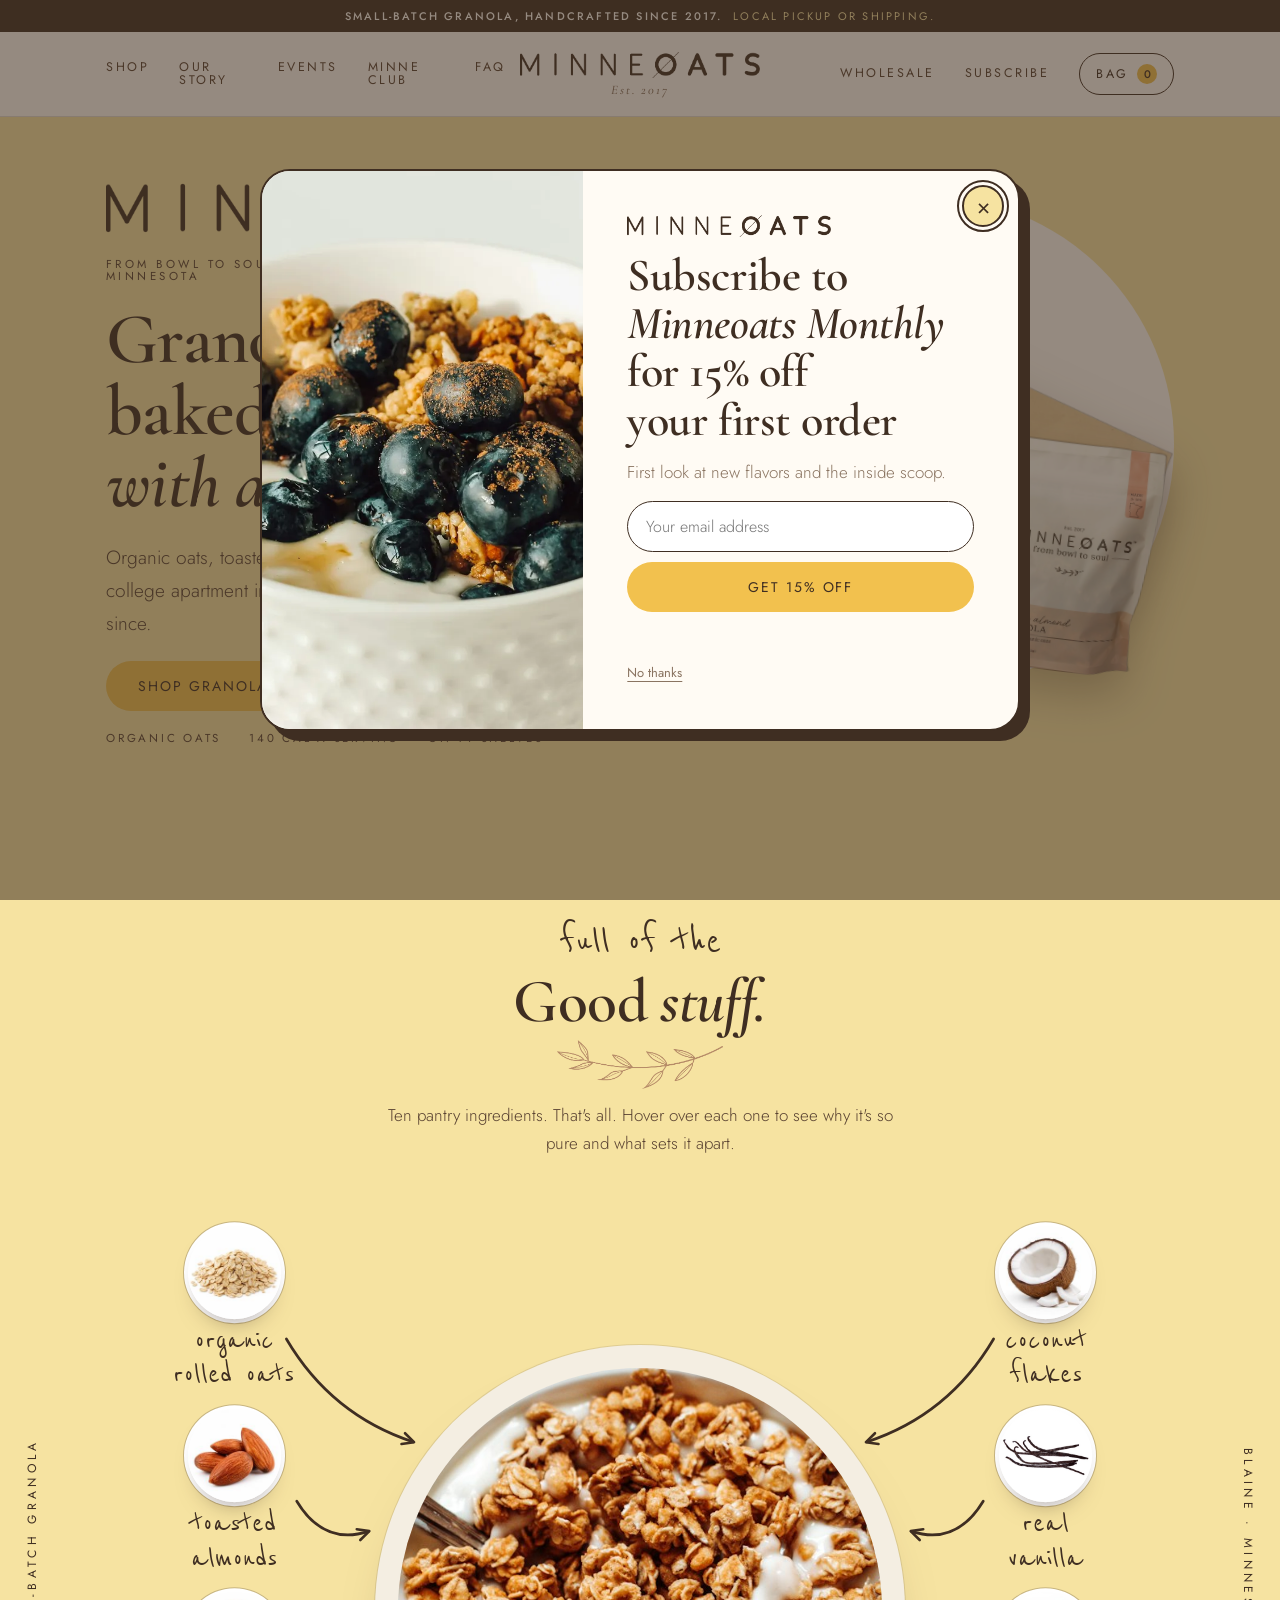
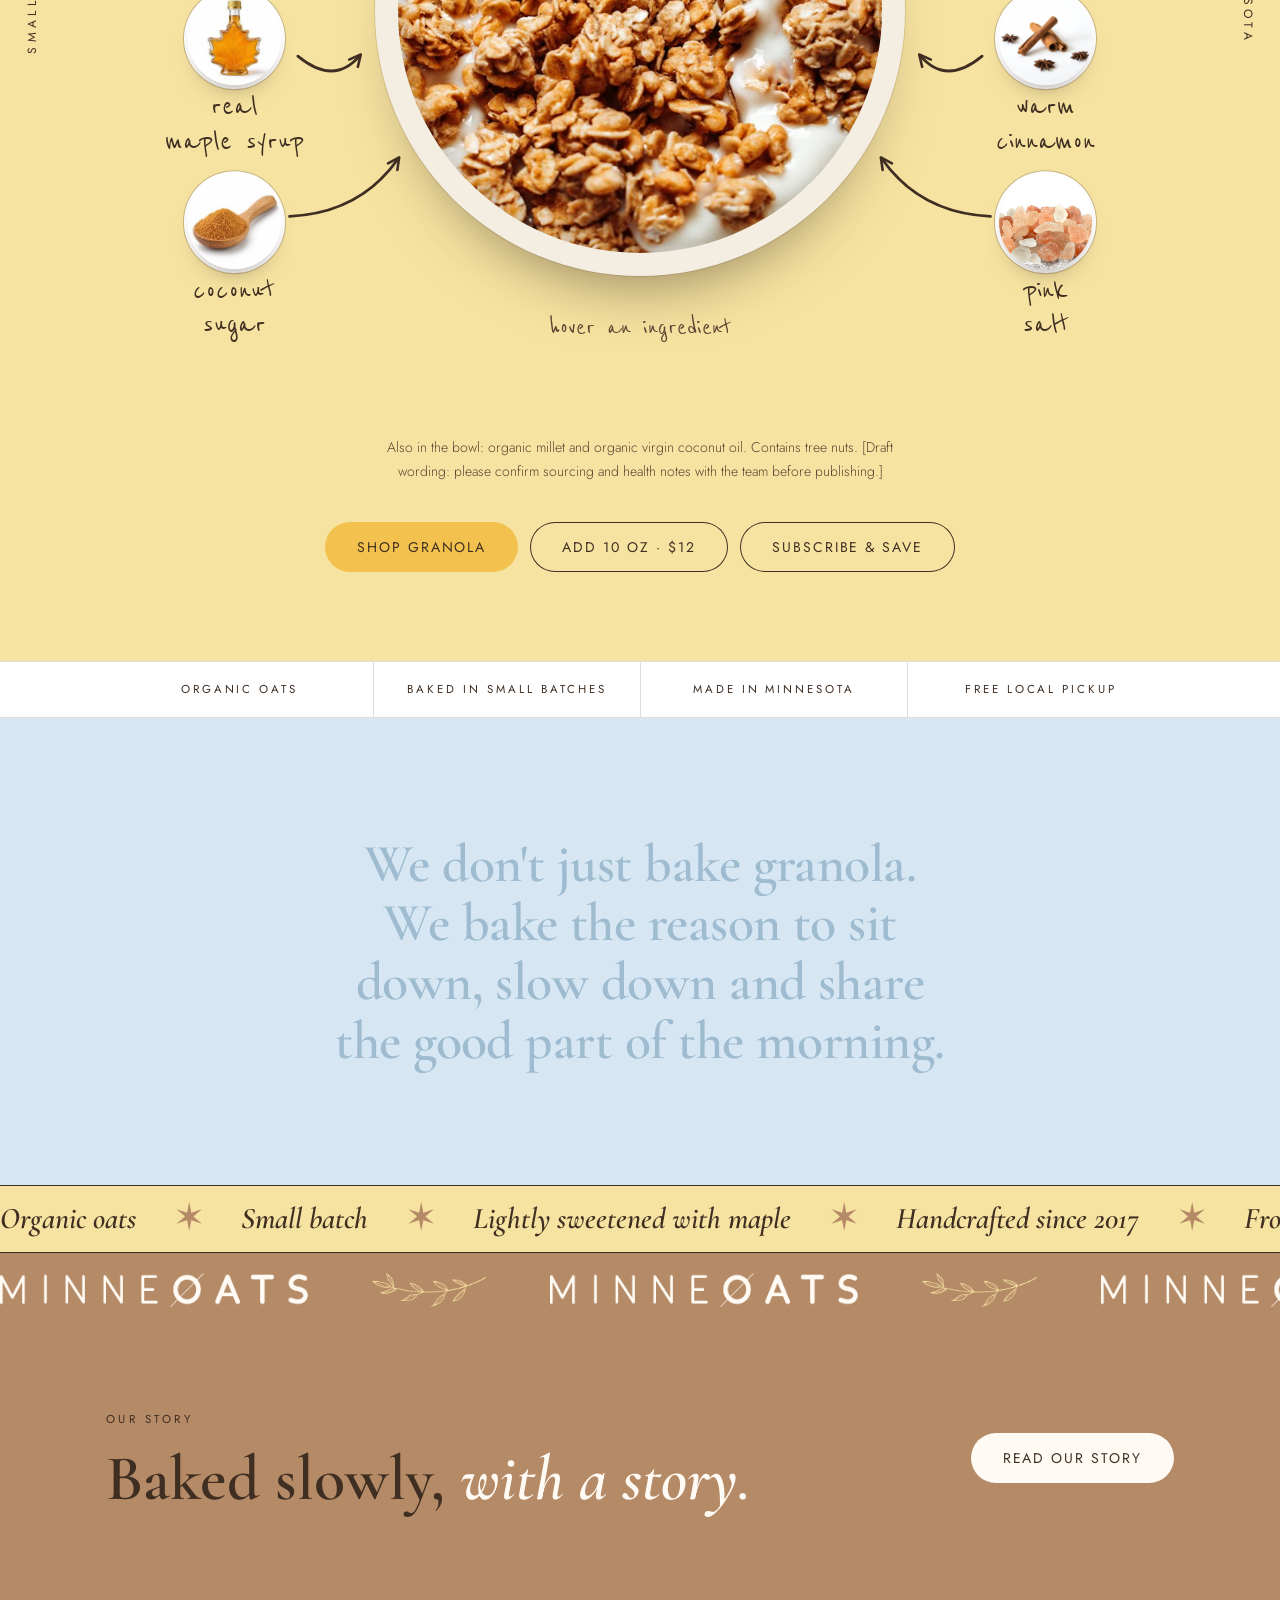
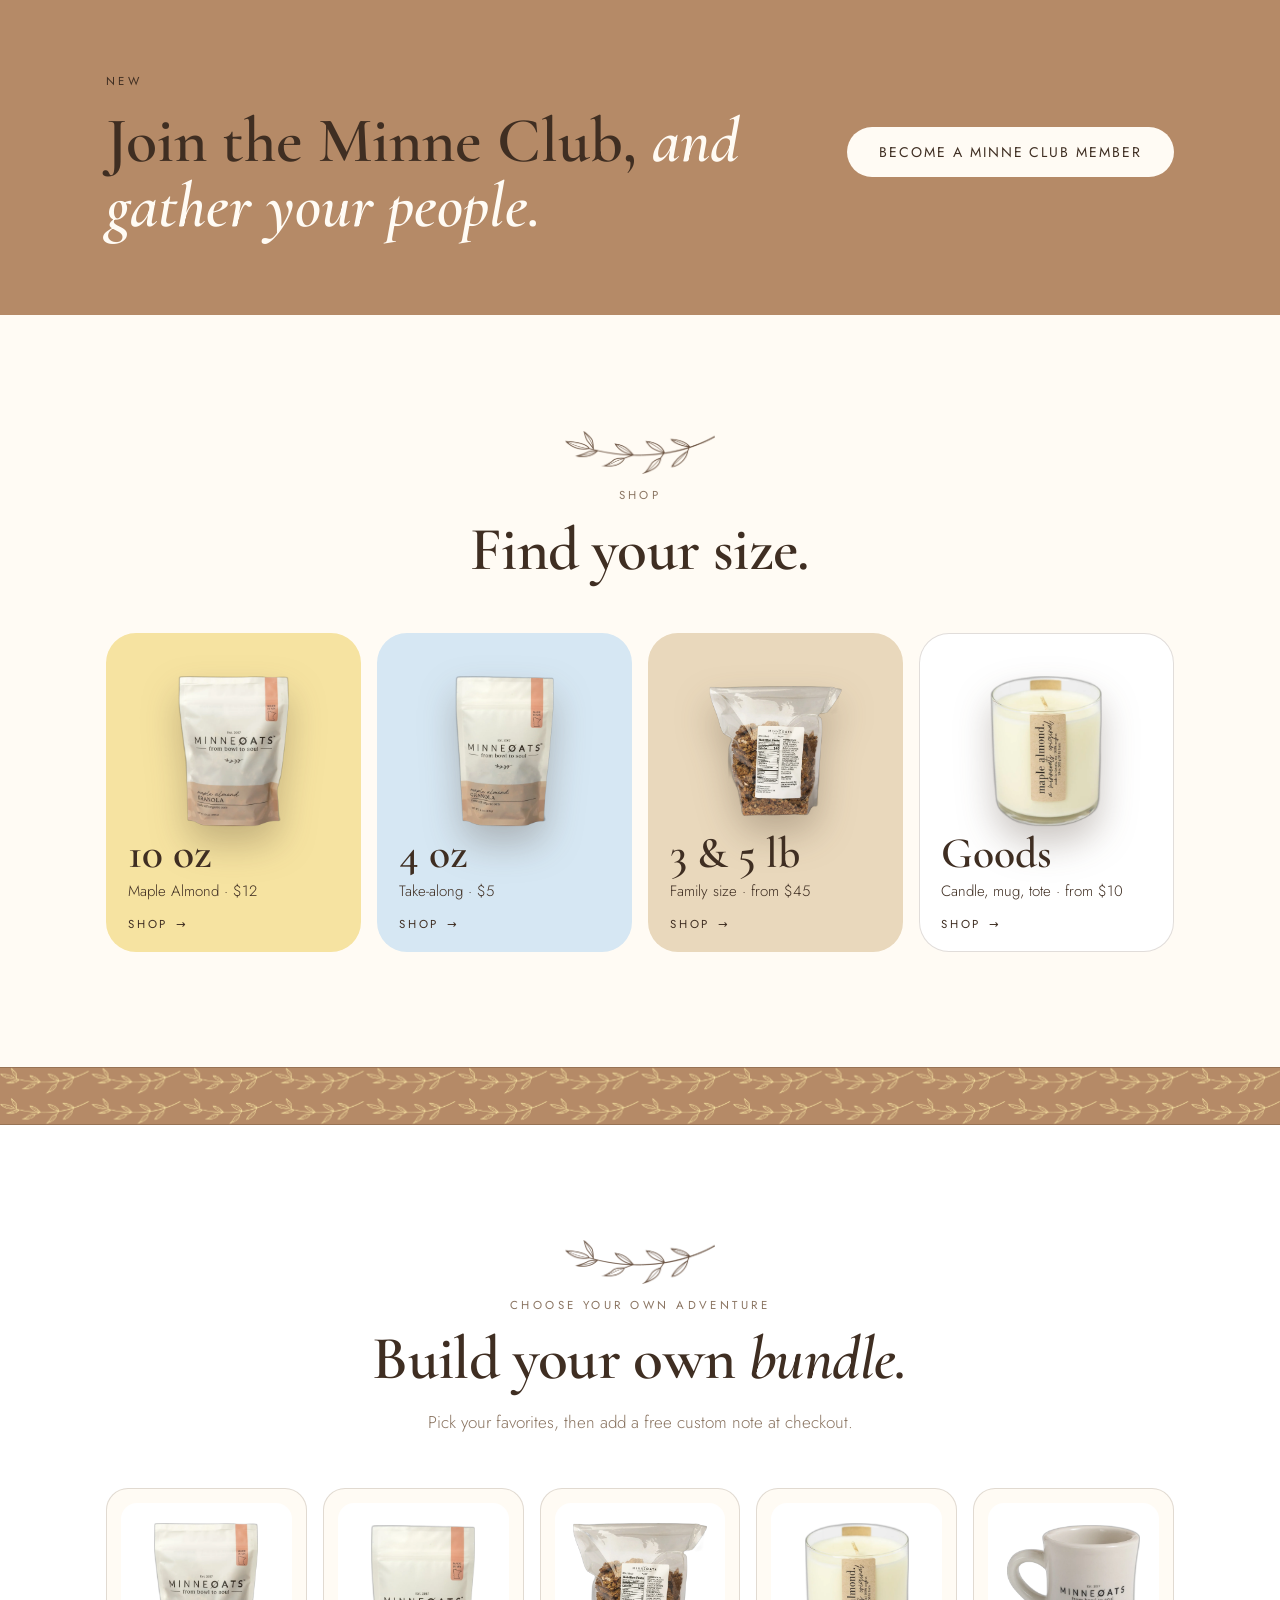
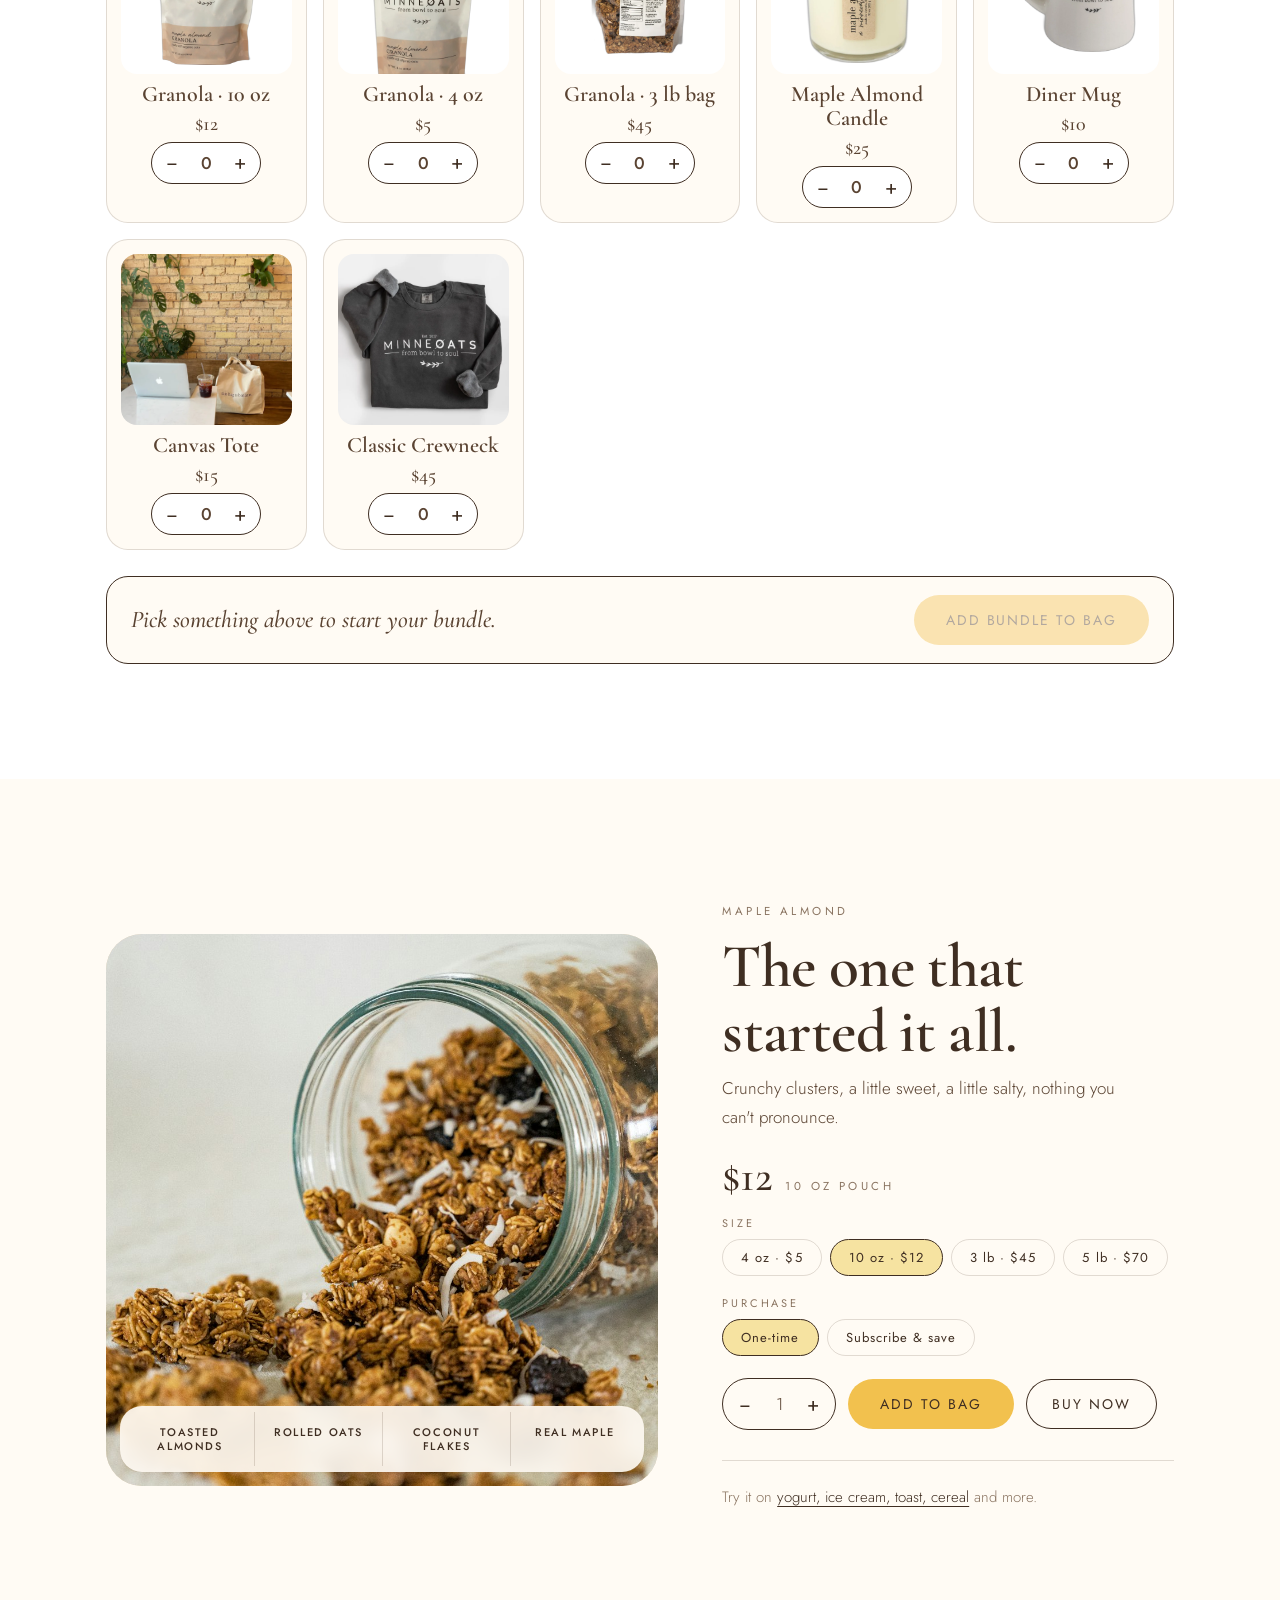
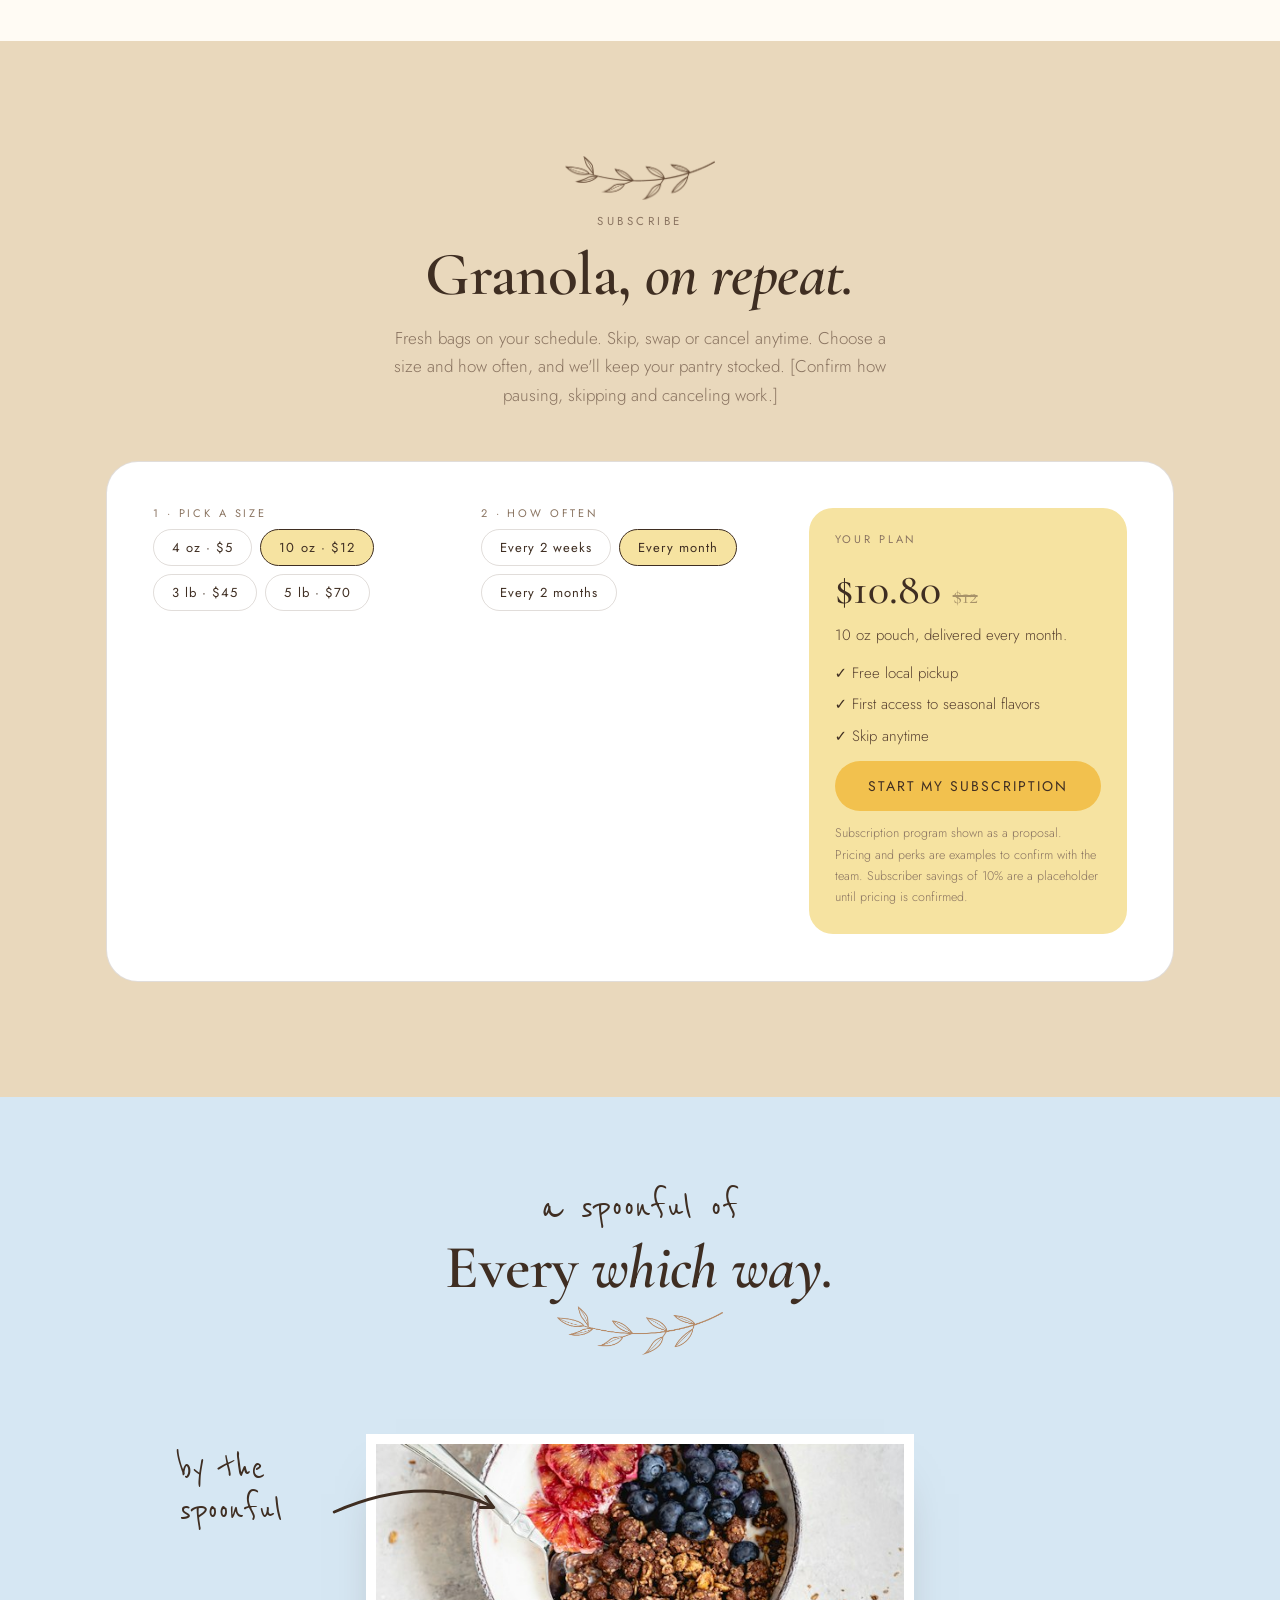
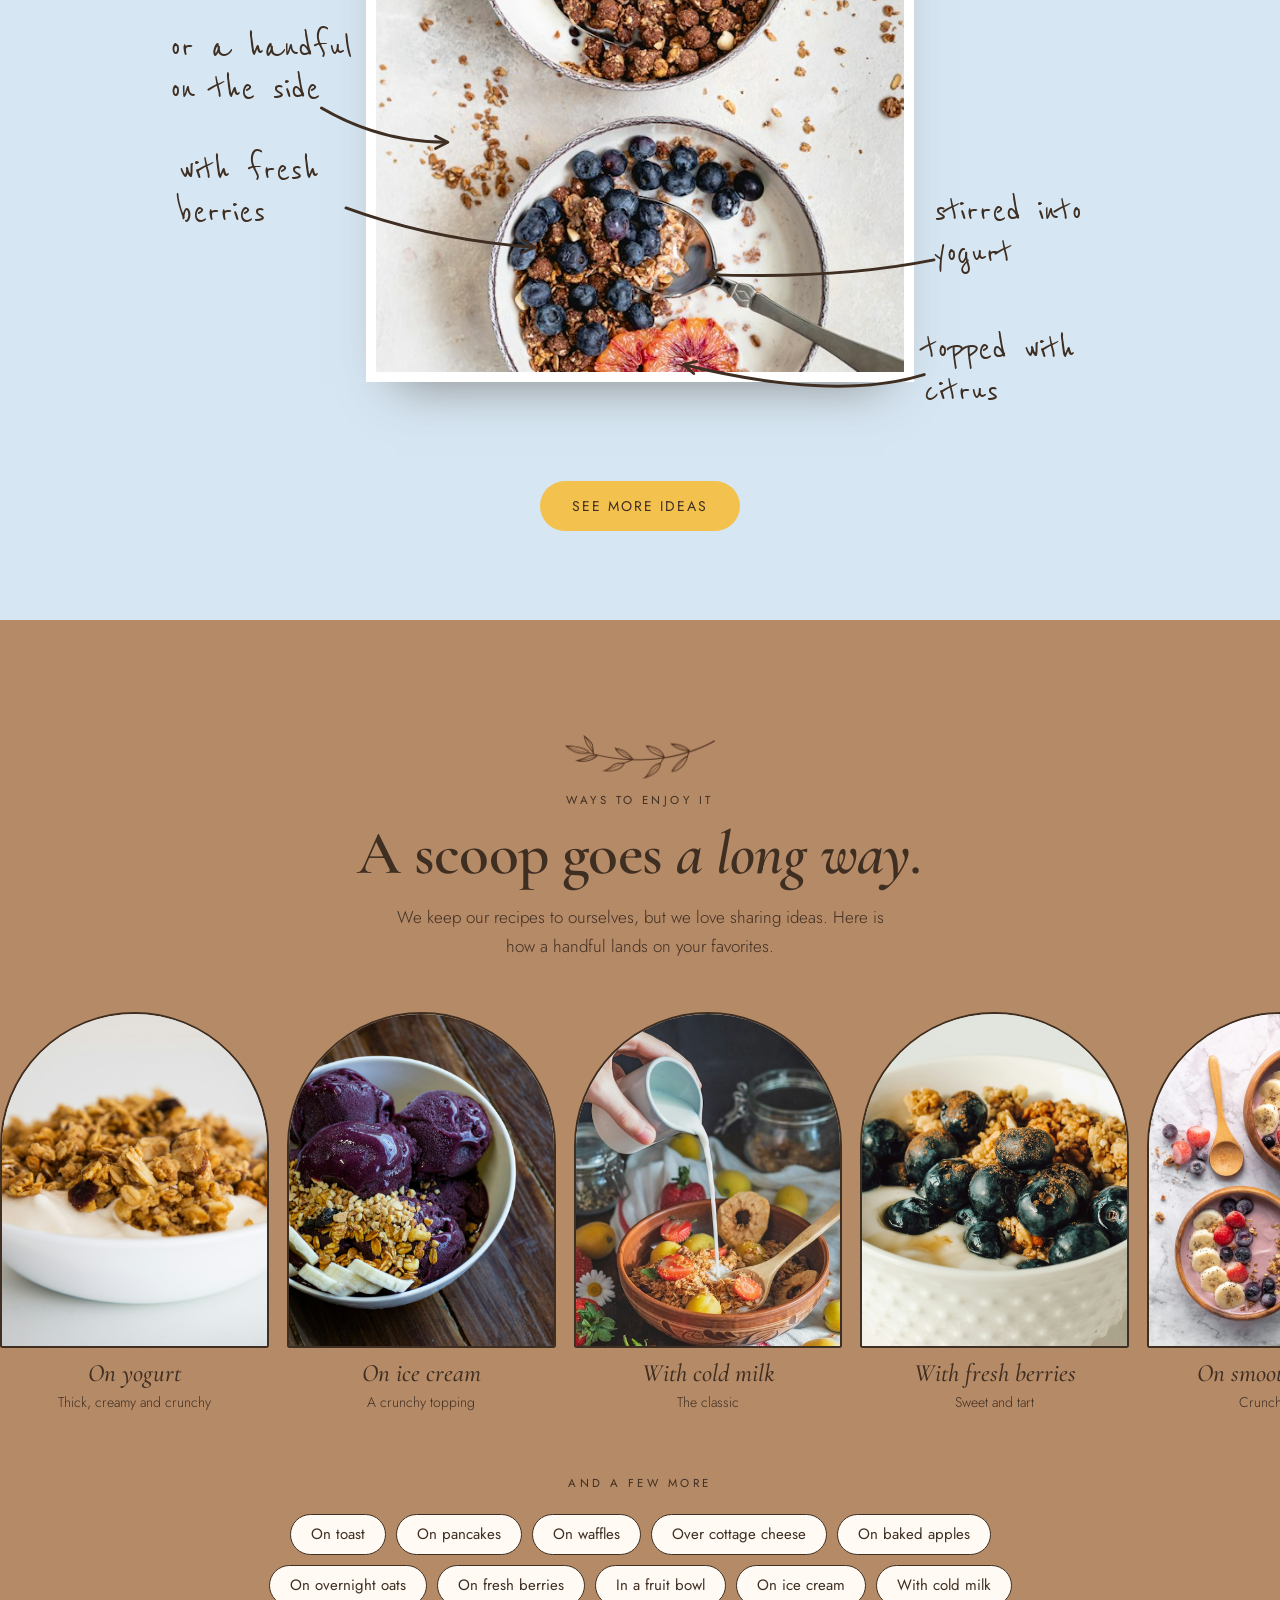
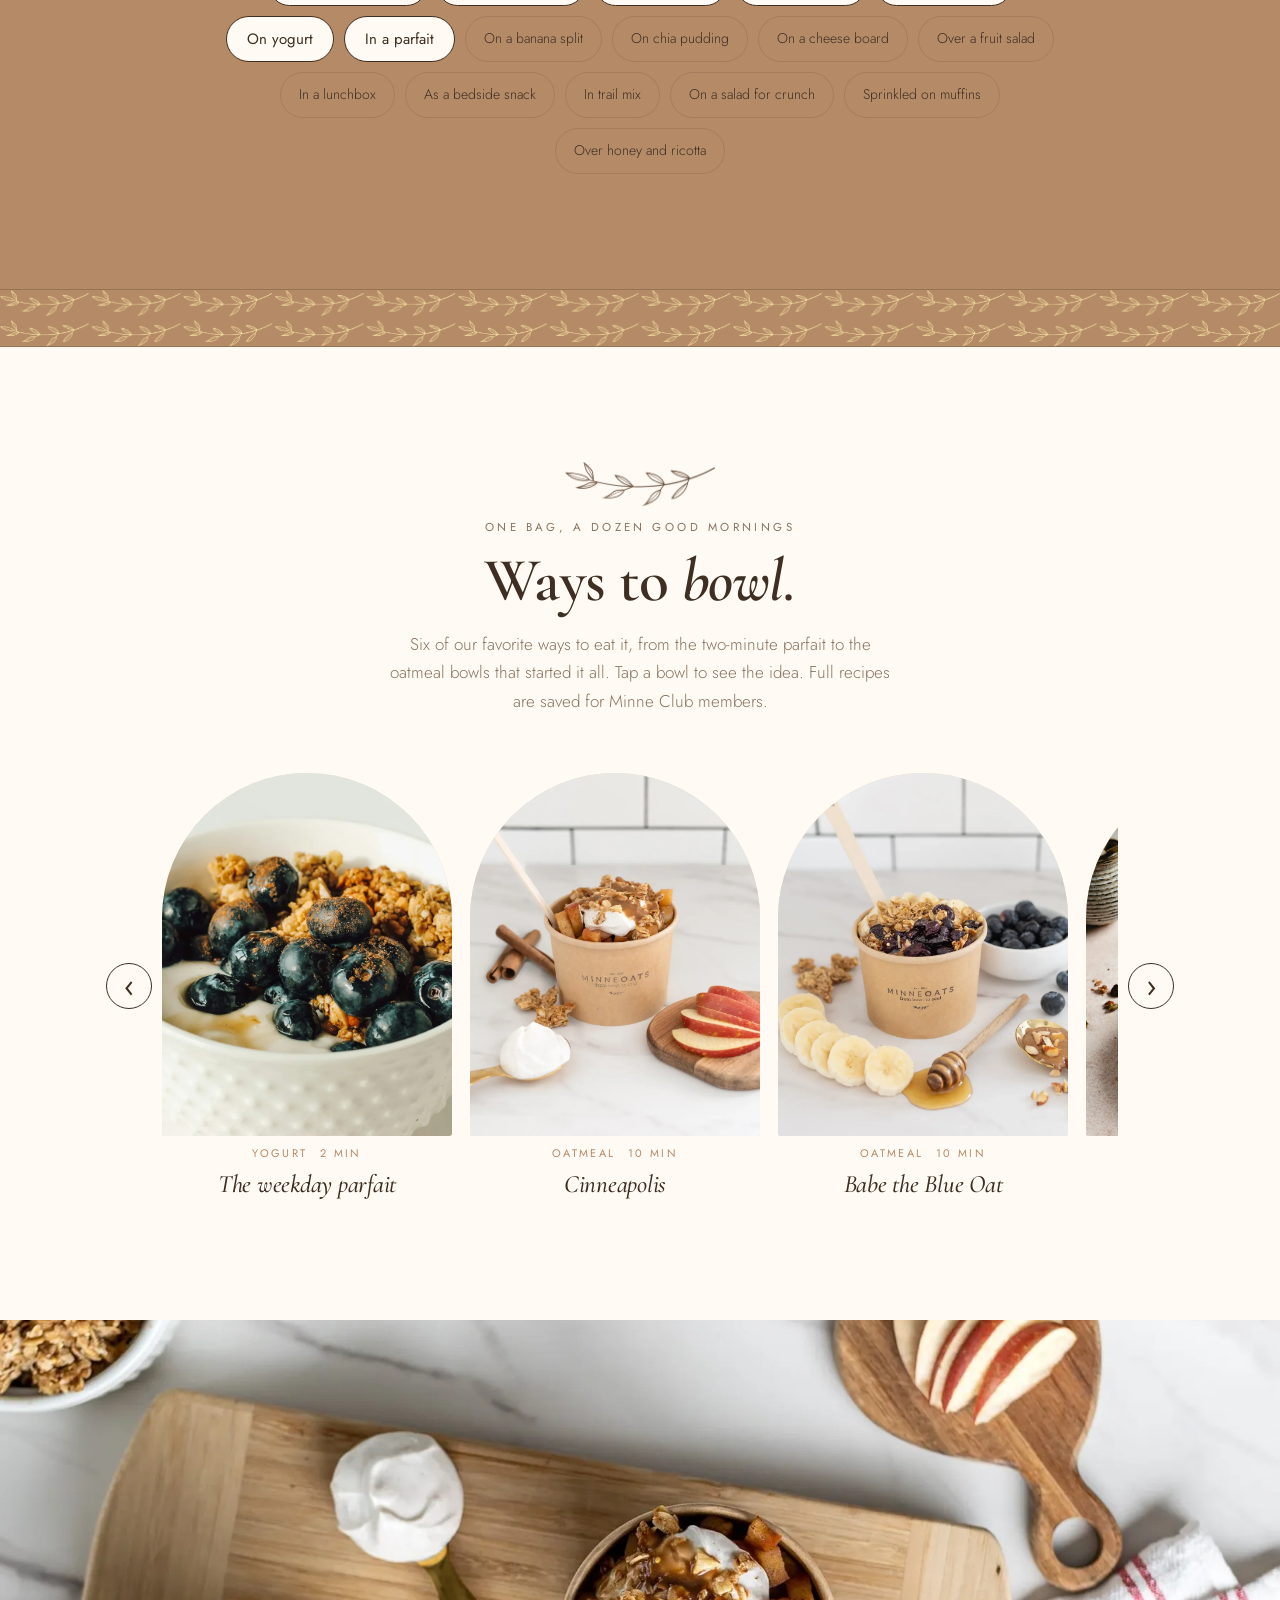
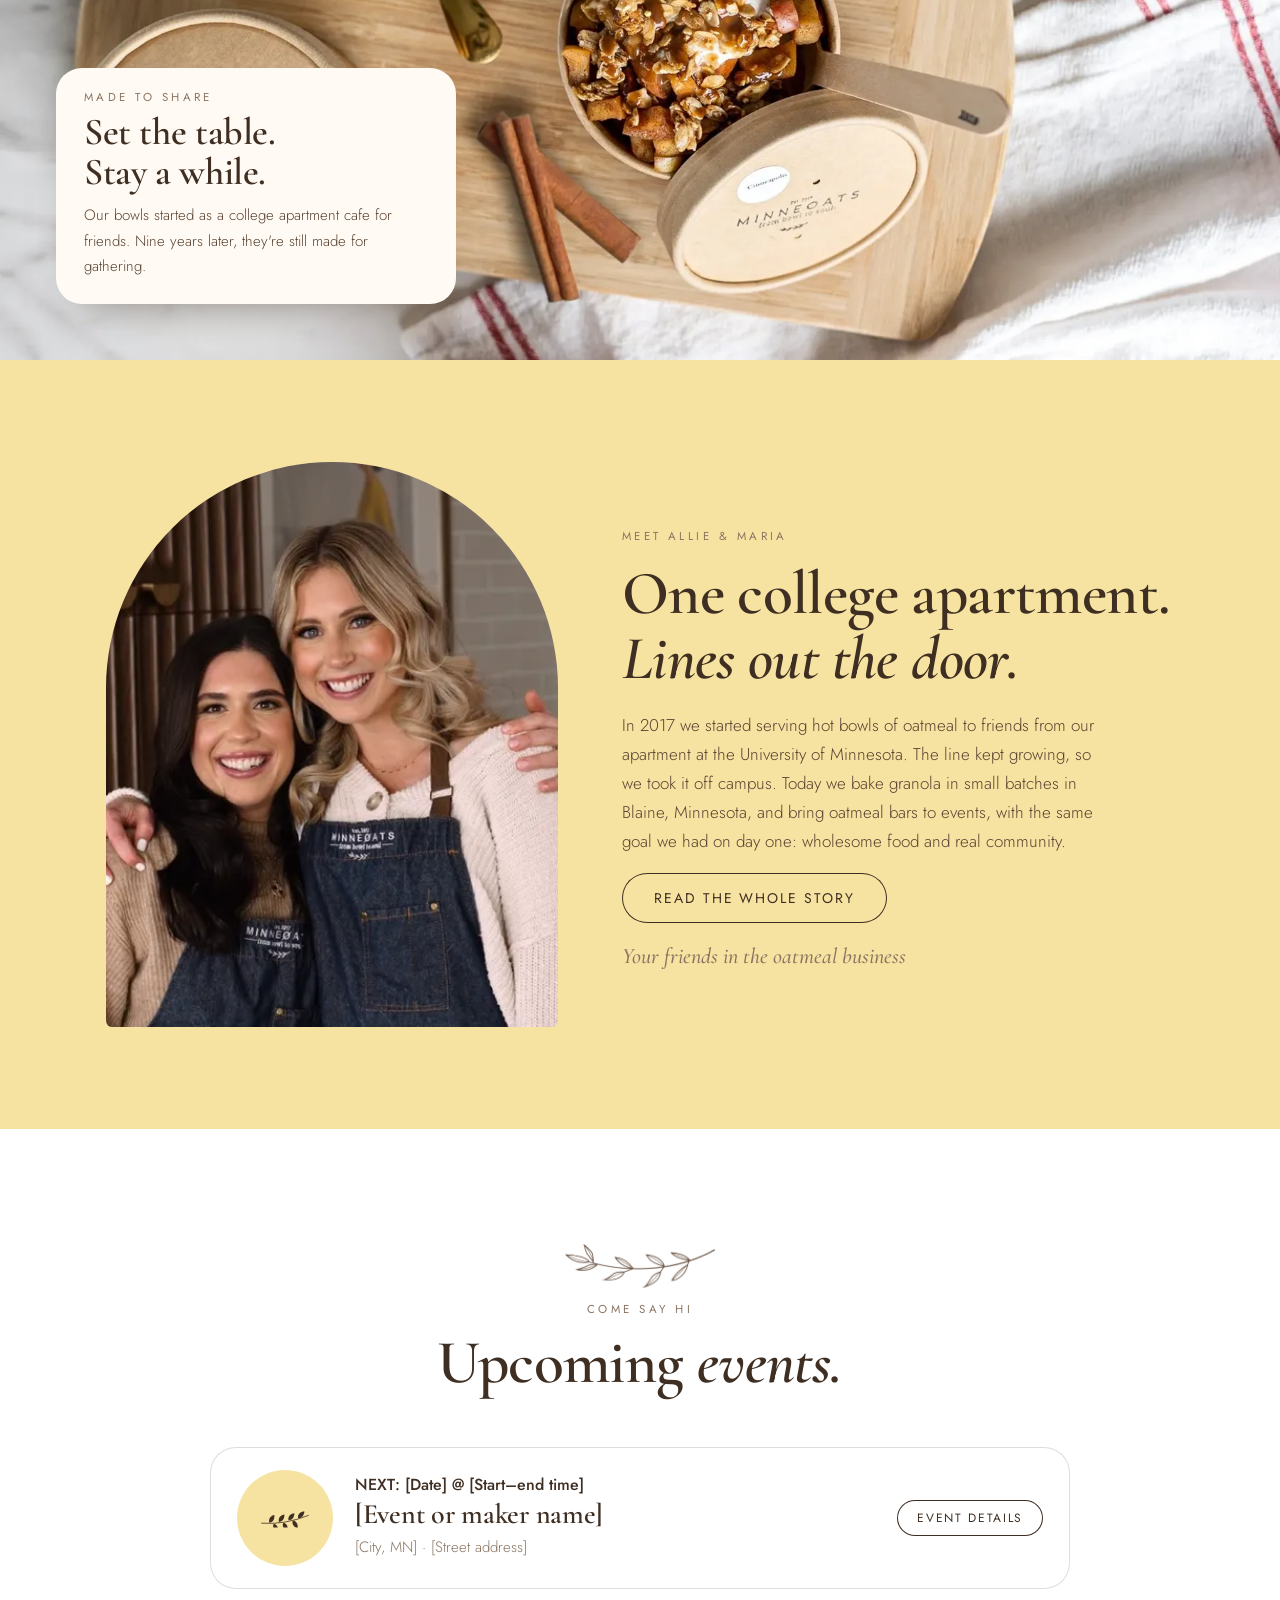
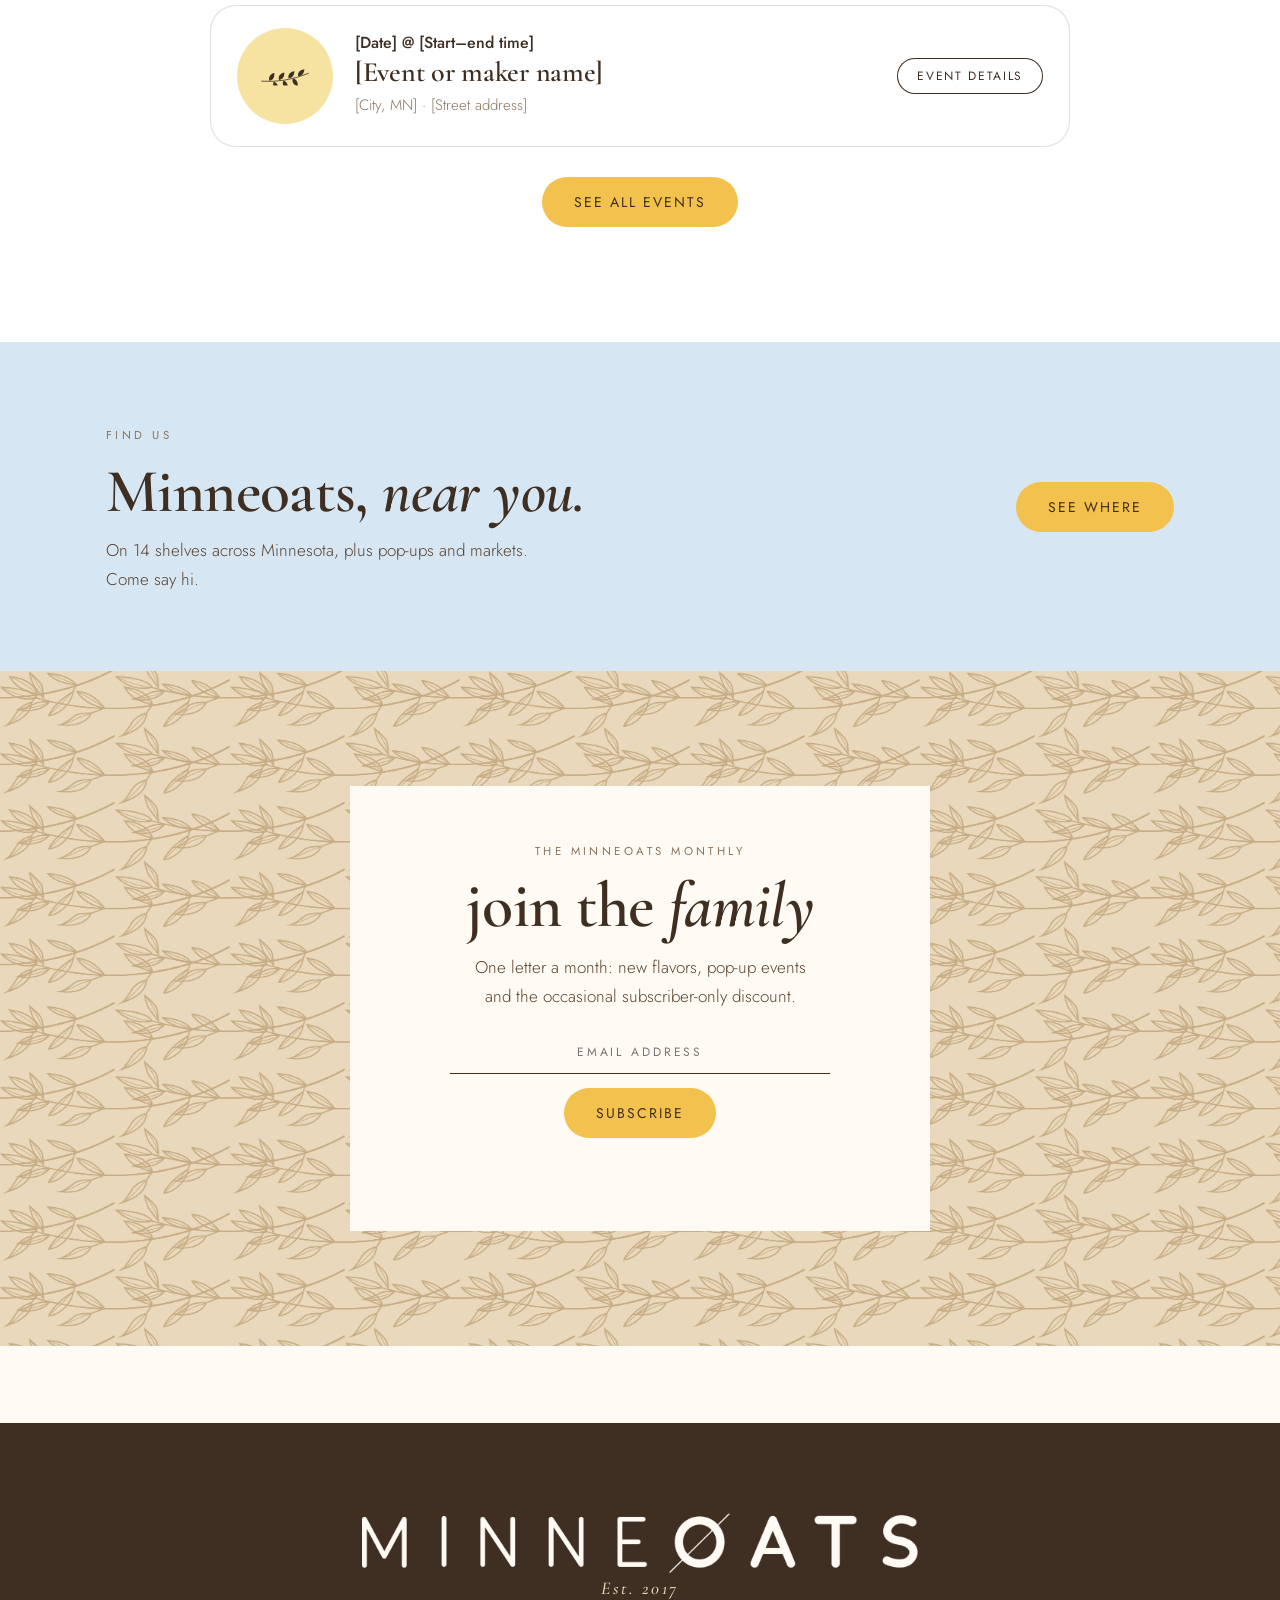
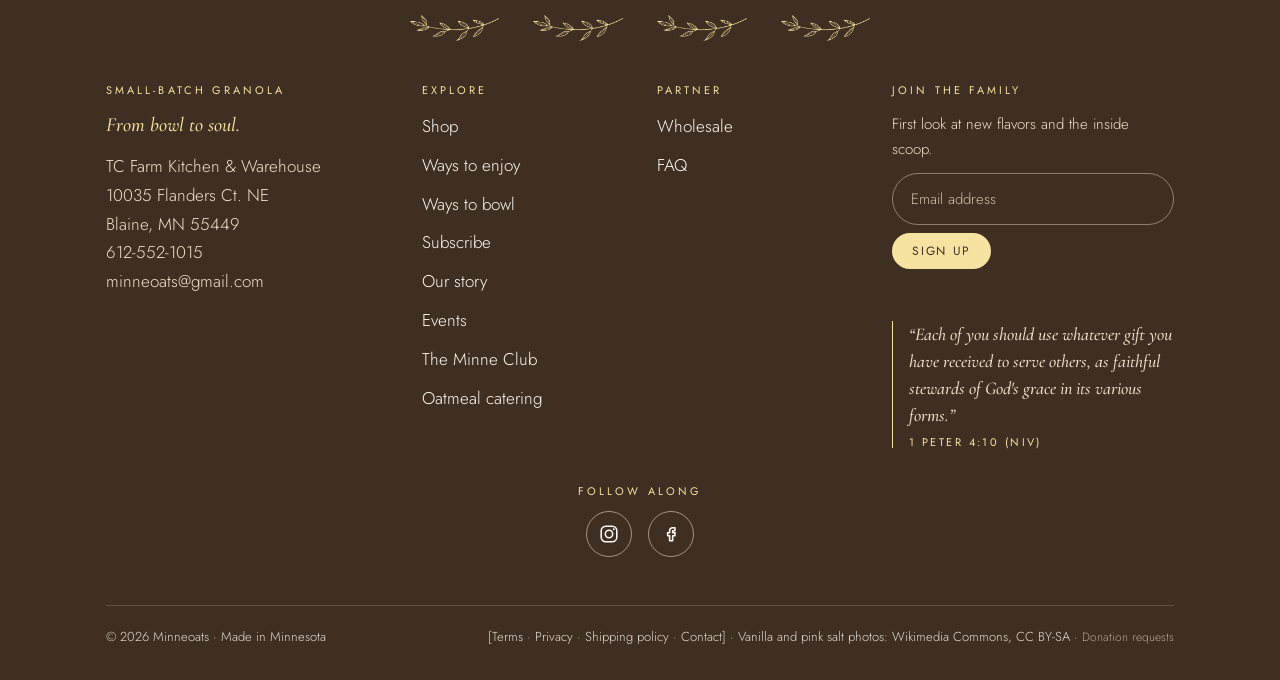
<file: index.html>
<!doctype html>
<html lang="en">
<head>
<meta charset="utf-8">
<meta name="viewport" content="width=device-width, initial-scale=1, viewport-fit=cover">
<meta name="description" content="MINNEØATS: small-batch maple almond granola, baked in Blaine, Minnesota. From bowl to soul.">
<title>Minneoats · Small-batch granola</title>
<link rel="icon" href="assets/sprig-brand.png">
<link rel="preconnect" href="https://fonts.googleapis.com">
<link rel="preconnect" href="https://fonts.gstatic.com" crossorigin>
<link href="https://fonts.googleapis.com/css2?family=Cormorant+Garamond:ital,wght@0,500;0,600;1,500;1,600&family=Jost:wght@300;400;500&family=Reenie+Beanie&display=swap" rel="stylesheet">
<link rel="stylesheet" href="site.css?v=5">
</head>
<body>
<svg width="0" height="0" style="position:absolute" aria-hidden="true"><defs>
  <symbol id="grainO" viewBox="0 0 100 100"><circle cx="50" cy="50" r="41" fill="none" stroke="currentColor" stroke-width="6"/><path d="M50 12 C61 28 61 72 50 88 C39 72 39 28 50 12Z" fill="currentColor" transform="rotate(30 50 50)"/></symbol>
  <symbol id="sprig" viewBox="0 0 120 44"><path d="M6 34 Q60 38 114 16" fill="none" stroke="currentColor" stroke-width="1.8" stroke-linecap="round"/><g fill="currentColor"><path transform="translate(24 33) rotate(-38)" d="M0 0 C3 -9 13 -11 20 -7 C14 2 6 4 0 0Z"/><path transform="translate(46 31) rotate(-34)" d="M0 0 C3 -9 13 -11 20 -7 C14 2 6 4 0 0Z"/><path transform="translate(68 27) rotate(-30)" d="M0 0 C3 -9 13 -11 20 -7 C14 2 6 4 0 0Z"/><path transform="translate(90 22) rotate(-26)" d="M0 0 C3 -9 13 -11 20 -7 C14 2 6 4 0 0Z"/><path transform="translate(34 35) rotate(44) scale(1 -1)" d="M0 0 C3 -9 13 -11 20 -7 C14 2 6 4 0 0Z"/><path transform="translate(56 33) rotate(42) scale(1 -1)" d="M0 0 C3 -9 13 -11 20 -7 C14 2 6 4 0 0Z"/><path transform="translate(78 28) rotate(38) scale(1 -1)" d="M0 0 C3 -9 13 -11 20 -7 C14 2 6 4 0 0Z"/></g></symbol>
</defs></svg>

<header class="site"><div class="ann"><b>Small-batch granola, handcrafted since 2017.</b><span class="am"> &nbsp;Local pickup or shipping.</span></div><div class="w hb">
  <nav class="l" aria-label="Main"><a href="#/shop" data-nav="shop">Shop</a><a href="#/story" data-nav="story">Our story</a><a href="#/events" data-nav="events">Events</a><a href="#/club" data-nav="club">Minne Club</a><a href="#/story/faq">FAQ</a></nav>
  <a class="logo" href="#/" aria-label="Minneoats home"><img class="logo-img" data-tint="#3F2E22" src="assets/logo-wordmark.webp" alt="Minneoats" width="2000" height="184"><small>Est. 2017</small></a>
  <nav class="r" aria-label="More"><a href="#/wholesale" data-nav="wholesale">Wholesale</a><a href="#/home/subscribe">Subscribe</a><button class="bagbtn" id="bagBtn" type="button" aria-label="Open bag">Bag <b id="bagN">0</b></button><button class="mbtn" id="mbtn" type="button" aria-expanded="false" aria-controls="mnav">Menu</button></nav>
</div>
<nav class="mnav" id="mnav" aria-label="Mobile menu"><a href="#/shop">Shop</a><a href="#/story">Our story</a><a href="#/events">Events</a><a href="#/club">The Minne Club</a><a href="#/wholesale">Wholesale</a><a href="#/home/subscribe">Subscribe</a><a href="#/story/faq">FAQ</a></nav></header>

<!-- HOME -->
<main class="page" data-page="home" data-title="Minneoats · Small-batch granola">
<section class="hero2"><div class="badge-spin" aria-hidden="true"><svg viewBox="0 0 200 200"><defs><path id="bp" d="M100,100 m-74,0 a74,74 0 1,1 148,0 a74,74 0 1,1 -148,0"/></defs><text><textPath href="#bp" xlink:href="#bp" textLength="460" lengthAdjust="spacing">MINNEOATS · SMALL-BATCH GRANOLA · BLAINE, MINNESOTA · EST. 2017 · </textPath></text></svg><img src="assets/sprig-line.png" data-tint="#3F2E22" alt=""></div><div class="w">
  <img class="hero-logo2" src="assets/logo-wordmark.webp" data-tint="#3F2E22" alt="Minneoats">
  <span class="cap">From bowl to soul &middot; Small-batch granola &middot; Blaine, Minnesota</span>
  <h1>Granola baked slowly, <em>with a story.</em></h1>
  <p class="sub">Organic oats, toasted almonds and real maple. Started in a college apartment in 2017 and baked in small batches ever since.</p>
  <div class="ctas"><a class="btn" href="#/shop">Shop granola</a><a class="btn line" href="#/story">Our story</a></div>
  <div class="meta"><span>Organic oats</span><span>140 cal a serving</span><span>On 14 shelves</span></div>
  <div class="hero-art2" aria-hidden="true"><span class="disc"></span><img class="spill" src="assets/cut-spill.webp" alt="" width="1400" height="786"><img class="pouch" src="assets/cut-10oz.webp" alt="" width="660" height="900"></div>
</div></section>

<section class="bx" id="inside"><span class="vl l" aria-hidden="true">Small-batch granola</span><span class="vl r" aria-hidden="true">Blaine &middot; Minnesota</span><div class="w">
  <div class="gs-h rv"><span class="sc">full of the</span><h2>Good <em>stuff.</em></h2><img class="gs-sp" src="assets/sprig-line.png" data-tint="#B58A67" alt=""><p class="bx-sub">Ten pantry ingredients. That's all. Hover over each one to see why it's so pure and what sets it apart.</p></div>
  <div class="bowlx" id="bowlx" role="group" aria-label="A bowl of Minneoats granola surrounded by its ingredients. Hover or tap an ingredient to learn more.">
    <svg class="bx-ar" id="bxAr" viewBox="0 0 1000 800" aria-hidden="true" focusable="false"><defs><marker id="ah4" viewBox="0 0 10 10" refX="8" refY="5" markerWidth="6" markerHeight="6" orient="auto"><path d="M1.5 1.5 L8.5 5 L1.5 8.5" fill="none" stroke="#3F2E22" stroke-width="1.6" stroke-linecap="round" stroke-linejoin="round"/></marker></defs><g id="bxG" fill="none" stroke="#3F2E22" stroke-width="2.6" stroke-linecap="round" marker-end="url(#ah4)"></g></svg>
    <div class="pe-bowl"><div class="pe-bi"></div></div>
    <div class="hxp" id="hxp" aria-live="polite"><img class="hxs" src="assets/sprig-line.png" data-tint="#3F2E22" alt=""><b class="hxn"></b><div class="hxr"><span>why it's pure</span><p class="hp1"></p></div><div class="hxr"><span>what it does for you</span><p class="hp2"></p></div><div class="hxr"><span>what sets it apart</span><p class="hp3"></p></div></div>
    <span class="hxhint" id="hxhint">hover an ingredient</span>
  </div>
  <p class="bx-note rv">Also in the bowl: organic millet and organic virgin coconut oil. Contains tree nuts. [Draft wording: please confirm sourcing and health notes with the team before publishing.]</p>
  <div class="gs-cta rv"><a class="btn" href="#/shop">Shop granola</a><button class="btn line" type="button" data-k="p10">Add 10 oz &middot; $12</button><a class="btn line" href="#/home/subscribe">Subscribe &amp; save</a></div>
</div></section>

<section class="trust"><div class="w"><span>Organic oats</span><span>Baked in small batches</span><span>Made in Minnesota</span><span>Free local pickup</span></div></section>

<section class="stmt"><div class="w"><p id="stmt">We don't just bake granola. We bake the reason to sit down, slow down and share the good part of the morning.</p></div></section>

<div class="marq" aria-hidden="true"><div class="mt" id="mqt"></div></div>

<section class="bband" aria-hidden="true"><div class="bb-track"><img class="bl" src="assets/logo-wordmark.webp" data-tint="#FFFBF4" alt=""><img class="bs" src="assets/sprig-line.png" data-tint="#F6E3A1" alt=""><img class="bl" src="assets/logo-wordmark.webp" data-tint="#FFFBF4" alt=""><img class="bs" src="assets/sprig-line.png" data-tint="#F6E3A1" alt=""><img class="bl" src="assets/logo-wordmark.webp" data-tint="#FFFBF4" alt=""><img class="bs" src="assets/sprig-line.png" data-tint="#F6E3A1" alt=""><img class="bl" src="assets/logo-wordmark.webp" data-tint="#FFFBF4" alt=""><img class="bs" src="assets/sprig-line.png" data-tint="#F6E3A1" alt=""><img class="bl" src="assets/logo-wordmark.webp" data-tint="#FFFBF4" alt=""><img class="bs" src="assets/sprig-line.png" data-tint="#F6E3A1" alt=""><img class="bl" src="assets/logo-wordmark.webp" data-tint="#FFFBF4" alt=""><img class="bs" src="assets/sprig-line.png" data-tint="#F6E3A1" alt=""><img class="bl" src="assets/logo-wordmark.webp" data-tint="#FFFBF4" alt=""><img class="bs" src="assets/sprig-line.png" data-tint="#F6E3A1" alt=""><img class="bl" src="assets/logo-wordmark.webp" data-tint="#FFFBF4" alt=""><img class="bs" src="assets/sprig-line.png" data-tint="#F6E3A1" alt=""></div></section>

<section class="band"><div class="w"><div><span class="cap">Our story</span><p>Baked slowly, <em>with a story.</em></p></div><a class="btn" href="#/story">Read our story</a></div></section>
<section class="band"><div class="w"><div><span class="cap">New</span><p>Join the Minne Club, <em>and gather your people.</em></p></div><a class="btn" href="#/club">Become a Minne Club member</a></div></section>

<section class="sec tiles"><div class="w">
  <div class="head rv"><span class="cap">Shop</span><h2>Find your size.</h2></div>
  <div class="tg">
    <a class="tile t1 rv" href="#/shop"><img src="assets/cut-10oz.webp" alt="" loading="lazy"><b>10 oz</b><span>Maple Almond · $12</span><i>Shop</i></a>
    <a class="tile t2 rv" href="#/shop"><img src="assets/cut-4oz.webp" alt="" loading="lazy"><b>4 oz</b><span>Take-along · $5</span><i>Shop</i></a>
    <a class="tile t3 rv" href="#/shop"><img src="assets/cut-bulk.webp" alt="" loading="lazy"><b>3 &amp; 5 lb</b><span>Family size · from $45</span><i>Shop</i></a>
    <a class="tile t4 rv" href="#/shop"><img src="assets/cut-candle.webp" alt="" loading="lazy"><b>Goods</b><span>Candle, mug, tote · from $10</span><i>Shop</i></a>
  </div>
</div></section>

<div class="strip" aria-hidden="true"></div>

<section class="sec bund" id="bundle"><div class="w">
  <div class="head rv"><span class="cap">Choose your own adventure</span><h2>Build your own <em>bundle.</em></h2><p>Pick your favorites, then add a free custom note at checkout.</p></div>
  <div class="bund-g" id="bundG"></div>
  <div class="bund-bar"><span id="bundSum">Pick something above to start your bundle.</span><button class="btn" id="bundAdd" type="button" disabled>Add bundle to bag</button></div>
</div></section>

<section class="sec close" id="buy"><div class="w">
  <div class="zoomwrap rv"><div class="zoom"><img src="assets/gr-clusters.jpg" alt="Big golden granola clusters spilling from a glass jar" width="1000" height="1000">
    
    <div class="zbar"><span>Toasted almonds</span><span>Rolled oats</span><span>Coconut flakes</span><span>Real maple</span></div></div></div>
  <div class="buy rv"><span class="cap">Maple Almond</span><h2>The one that started it all.</h2><p class="lead">Crunchy clusters, a little sweet, a little salty, nothing you can't pronounce.</p>
    <div class="price"><b id="bprice">$12</b><s id="bwas" hidden></s><span id="bnote" class="cap">10 oz bag</span></div>
    <span class="lab">Size</span><div class="chips" id="sizes"></div>
    <span class="lab">Purchase</span><div class="chips" id="modes"></div>
    <div id="freqWrap" hidden><span class="lab">Deliver</span><div class="chips" id="freqs"></div></div>
    <div class="buyrow"><div class="qty"><button type="button" id="qm" aria-label="Fewer">−</button><span id="qn">1</span><button type="button" id="qp" aria-label="More">+</button></div><button class="btn" type="button" id="add">Add to bag</button><button class="btn line" type="button" id="buynow">Buy now</button></div>
    <p class="try">Try it on <a href="#/home/ways">yogurt, ice cream, toast, cereal</a> and more.</p></div>
</div></section>

<section class="sec subs" id="subscribe"><div class="w">
  <div class="head rv"><span class="cap">Subscribe</span><h2>Granola, <em>on repeat.</em></h2><p>Fresh bags on your schedule. Skip, swap or cancel anytime. Choose a size and how often, and we'll keep your pantry stocked. [Confirm how pausing, skipping and canceling work.]</p></div>
  <div class="plan rv">
    <div class="pl-col"><span class="lab">1 · Pick a size</span><div class="chips" id="psizes"></div></div>
    <div class="pl-col"><span class="lab">2 · How often</span><div class="chips" id="pfreq"></div></div>
    <div class="pl-sum">
      <span class="lab">Your plan</span>
      <div class="price"><b id="pprice">$11</b><s id="pwas">$12</s></div>
      <p id="pnote" class="pl-note"></p>
      <ul class="perks"><li>Free local pickup</li><li>First access to seasonal flavors</li><li>Skip anytime</li></ul>
      <button class="btn" type="button" id="padd">Start my subscription</button>
      <p class="pl-fine">Subscription program shown as a proposal. Pricing and perks are examples to confirm with the team. Subscriber savings of 10% are a placeholder until pricing is confirmed.</p>
    </div>
  </div>
</div></section>

<section class="us" id="useit"><div class="w">
  <div class="gs-h rv"><span class="sc">a spoonful of</span><h2>Every <em>which way.</em></h2><img class="gs-sp" src="assets/sprig-line.png" data-tint="#B58A67" alt=""></div>
  <div class="us-wrap" role="group" aria-label="Two bowls of granola with berries and citrus, and notes on how to enjoy it">
    <img class="us-img" src="assets/gr-bowls.jpg" alt="Two bowls of granola with blueberries, citrus and a spoon" width="600" height="600">
    <svg class="us-ar" viewBox="0 0 1000 700" aria-hidden="true" focusable="false">
      <defs><marker id="ah3" viewBox="0 0 10 10" refX="8" refY="5" markerWidth="6" markerHeight="6" orient="auto"><path d="M1.5 1.5 L8.5 5 L1.5 8.5" fill="none" stroke="#3F2E22" stroke-width="1.6" stroke-linecap="round" stroke-linejoin="round"/></marker></defs>
      <g fill="none" stroke="#3F2E22" stroke-width="3" stroke-linecap="round" marker-end="url(#ah3)">
        <path d="M200 452 Q290 485 392 492"/><path d="M800 505 Q700 525 570 520"/><path d="M790 622 Q700 650 545 612"/><path d="M188 150 Q280 110 350 145"/><path d="M175 350 Q235 385 303 385"/>
      </g>
    </svg>
    <p class="us-t b1">with fresh<br>berries</p><p class="us-t b2">stirred into<br>yogurt</p><p class="us-t b3">topped with<br>citrus</p><p class="us-t b4">by the<br>spoonful</p><p class="us-t b5">or a handful<br>on the side</p>
  </div>
  <p class="center2 rv"><a class="btn" href="#ways">See more ideas</a></p>
</div></section>

<section class="sec ways" id="ways">
  <div class="w"><div class="head rv"><span class="cap">Ways to enjoy it</span><h2>A scoop goes <em>a long way.</em></h2><p>We keep our recipes to ourselves, but we love sharing ideas. Here is how a handful lands on your favorites.</p></div></div>
  <div aria-label="Ideas for using granola"><div class="wrow" id="wrow"></div></div>
  <div class="w"><div class="also rv"><span class="cap">And a few more</span><div class="tags" id="tags"></div></div></div>
</section>

<div class="strip" aria-hidden="true"></div>

<section class="sec bowls" id="bowls"><div class="w">
  <div class="head rv"><span class="cap">One bag, a dozen good mornings</span><h2>Ways to <em>bowl.</em></h2><p>Six of our favorite ways to eat it, from the two-minute parfait to the oatmeal bowls that started it all. Tap a bowl to see the idea. Full recipes are saved for Minne Club members.</p></div>
  <div class="rv2-wrap"><button class="row-b prev" type="button" aria-label="Previous bowls">&#8249;</button><div class="rcrow" id="rcRow" aria-label="Six favorite bowls"></div><button class="row-b next" type="button" aria-label="Next bowls">&#8250;</button></div>
</div></section>

<section class="bleed" aria-label="Made to share"><img src="assets/cinneapolis-spread.webp" alt="Cinneapolis oatmeal on a bamboo board with apples, cinnamon and yogurt" loading="lazy">
  <div class="bcap rv"><span class="cap">Made to share</span><h3>Set the table. Stay a while.</h3><p>Our bowls started as a college apartment cafe for friends. Nine years later, they're still made for gathering.</p></div></section>

<section class="sec tease" style="padding-top:0"><div class="w">
  <div class="ph rv"><img src="assets/founders.webp" alt="Founders Allie and Maria" loading="lazy" width="837" height="538"></div>
  <div class="rv"><span class="cap">Meet Allie &amp; Maria</span><h2>One college apartment. <em>Lines out the door.</em></h2>
    <p>In 2017 we started serving hot bowls of oatmeal to friends from our apartment at the University of Minnesota. The line kept growing, so we took it off campus. Today we bake granola in small batches in Blaine, Minnesota, and bring oatmeal bars to events, with the same goal we had on day one: wholesome food and real community.</p>
    <a class="btn line" href="#/story">Read the whole story</a>
    <p class="sig">Your friends in the oatmeal business</p></div>
</div></section>

<!-- Hidden until real customer reviews are added: remove the hidden attribute below. -->
<section class="sec rv2" id="reviews" hidden><div class="w">
  <div class="head rv"><span class="cap">What our fans are saying</span><h2>Kind <em>words.</em></h2></div>
  <div class="rv2-sum rv"><i aria-hidden="true">★★★★★</i><b>[4.9]</b><span>average from [N] reviews</span></div>
  <div class="rv2-wrap"><button class="row-b prev" type="button" aria-label="Previous reviews">&#8249;</button>
  <div class="rv2-row" id="rvRow" tabindex="0" aria-label="Customer reviews">
    <blockquote class="rq2"><i aria-hidden="true">★★★★★</i><p>[Customer review placeholder. Pull a real one from the Google reviews link.]</p><cite>[Name]<small>Verified customer</small></cite></blockquote>
    <blockquote class="rq2"><i aria-hidden="true">★★★★★</i><p>[Customer review placeholder.]</p><cite>[Name]<small>Verified customer</small></cite></blockquote>
    <blockquote class="rq2"><i aria-hidden="true">★★★★★</i><p>[Customer review placeholder.]</p><cite>[Name]<small>Verified customer</small></cite></blockquote>
    <blockquote class="rq2"><i aria-hidden="true">★★★★★</i><p>[Customer review placeholder.]</p><cite>[Name]<small>Verified customer</small></cite></blockquote>
    <blockquote class="rq2"><i aria-hidden="true">★★★★★</i><p>[Customer review placeholder.]</p><cite>[Name]<small>Verified customer</small></cite></blockquote>
  </div><button class="row-b next" type="button" aria-label="Next reviews">&#8250;</button></div>
</div></section>

<section class="sec evt"><div class="w">
  <div class="head rv"><span class="cap">Come say hi</span><h2>Upcoming <em>events.</em></h2></div>
  <div class="ev ev-h">
    <article class="card rv"><div class="lg"><svg aria-hidden="true" viewBox="0 0 120 44"><use href="#sprig"/></svg></div><div><div class="dt">NEXT: [Date] @ [Start–end time]</div><h3>[Event or maker name]</h3><p>[City, MN] &middot; [Street address]</p></div><a class="btn line sm" href="#/events">Event details</a></article>
    <article class="card rv"><div class="lg"><svg aria-hidden="true" viewBox="0 0 120 44"><use href="#sprig"/></svg></div><div><div class="dt">[Date] @ [Start–end time]</div><h3>[Event or maker name]</h3><p>[City, MN] &middot; [Street address]</p></div><a class="btn line sm" href="#/events">Event details</a></article>
  </div>
  <p class="center2 rv"><a class="btn" href="#/events">See all events</a></p>
</div></section>

<section class="findband"><div class="w"><div><span class="cap">Find us</span><h2>Minneoats, <em>near you.</em></h2><p>On 14 shelves across Minnesota, plus pop-ups and markets. Come say hi.</p></div><a class="btn" href="#/events">See where</a></div></section>

<div class="legacy" hidden><section class="sec ingr" id="inside-old"><div class="w">
  <div class="head rv"><span class="cap">What's inside</span><h2>Ten pantry ingredients. <em>That's all.</em></h2><p>Hover over the bowl to see what goes into every batch.</p></div>
  <div class="stage rv" id="stage" tabindex="0" role="button" aria-expanded="false" aria-label="Granola bowl. Hover, focus or tap to show the ingredients.">
    <div class="bowl"><img src="assets/way-yogurt.jpg" alt="A bowl of Minneoats granola over yogurt" width="800" height="1000"><div class="hint">Hover the bowl</div></div>
  </div>
  <p class="sub2 rv">Also in the bowl: millet for a little extra crunch. Contains tree nuts.</p>
  <p class="bennote rv">Hover or tap an ingredient to see what it brings. [Draft wording: please review the health notes with the team before publishing.]</p>
</div></section>
<section class="hero"><div class="w">
  <div>
    <img class="hero-logo" src="assets/logo-wordmark.webp" data-tint="#3F2E22" alt="Minneoats">
    <span class="cap">Small-batch granola · Blaine, Minnesota</span>
    <h1>Granola baked slowly, <em>with a story.</em></h1>
    <p class="sub">Organic oats, toasted almonds and real maple. Started in a college apartment in 2017 and baked in small batches ever since.</p>
    <div class="ctas"><a class="btn" href="#/shop">Shop granola</a><a class="btn line" href="#/story">Our story</a></div>
    <div class="meta"><span>Organic oats</span><span>140 cal a serving</span><span>On 14 shelves</span></div>
  </div>
  <div class="hstage" aria-hidden="true">
    <div class="disc"></div><div class="ring"></div><div class="orbit" id="orbit"></div>
    <img class="bag" src="assets/cut-10oz.webp" alt="" width="660" height="900">
  </div>

</div></section>
</div>
</main>

<!-- THE MINNE CLUB -->
<main class="page" data-page="club" data-title="The Minne Club · Minneoats" hidden>
<section class="mc-hero">
  <div class="w">
    <div>
      <span class="cap">The Minne Club</span>
      <h1>Come over for breakfast. <em>Stay for the people.</em></h1>
      <p>Become a Minne Club member and bring people together over a warm, slow morning. Your Minne Morning Box has the granola, an activity and a welcome note from Allie and Maria. You bring the coffee and the company.</p>
      <p style="font-size:14px;color:var(--ink)">Prices shown are proposed, and ordering opens soon.</p>
      <div class="cta"><a class="btn" href="#/club/join">Become a Minne Club member</a><a class="btn line" href="#/club/options">See what's inside</a></div>
    </div>
    <div class="mc-photo">
      <img src="assets/founders.webp" alt="Allie and Maria in their Minneoats aprons, arms around each other and smiling" width="837" height="538">
      <span class="chip">Allie &amp; Maria · Minneoats founders</span>
    </div>
  </div>
</section>

<section class="stats2"><div class="w">
  <div class="rv"><b>8–10</b><span>guests per box</span></div>
  <div class="rv"><b>5</b><span>activities to pick from</span></div>
  <div class="rv"><b>10%</b><span>off for members and guests</span></div>
  <div class="rv"><b>2017</b><span>first bowl served</span></div>
</div></section>

<section class="sec" id="options">
  <div class="w">
    <div class="head rv"><span class="cap">Three clear ways in</span><h2>Shop it, join the club, <em>or book us.</em></h2></div>
    <div class="mc-three">
      <article class="opt-card rv"><span class="flag">Proposed price</span><h3>Shop the Minne Trio</h3><div class="hprice">$30 <small>plus shipping</small></div><p>Three bags of Maple Almond Granola. Members and their guests pay <b>$27</b> plus shipping on a first Trio.</p><a class="btn line sm" href="#/shop">Shop granola</a></article>
      <article class="opt-card hi rv"><span class="flag dk" style="background:var(--butter);color:var(--ink2)">Proposed price</span><h3>Become a Minne Club member</h3><div class="hprice">$100 <small>Minne Morning Box, plus shipping</small></div><p>Six bags of granola, a hosting guide and a ready-to-run activity for about 8–10 guests. Members get discounts and members-only extras.</p><a class="btn sm" href="#/club/join">Join the Minne Club</a></article>
      <article class="opt-card rv"><span class="flag">Available today</span><h3>Book Catering</h3><p>Oatmeal and granola for your own event, served the way we've been doing it since a college apartment in 2017.</p><a class="btn line sm" href="#/events">Book catering</a></article>
    </div>
  </div>
</section>

<section class="sec mc-alt" id="box">
  <div class="w">
    <div class="head rv"><span class="cap">The Minne Morning Box</span><h2>Everything for a morning together, <em>in one box.</em></h2><p>Approximately 8–10 guests. $100 plus shipping (proposed).</p></div>
    <div class="box-grid">
      <div class="panel rv"><h3>What's in the box</h3>
        <ul class="tick">
          <li>Six bags of Maple Almond Granola</li>
          <li>A welcome note from Allie and Maria</li>
          <li>A hosting guide and suggested schedule</li>
          <li>Serving instructions and a topping shopping list</li>
          <li>Build Your Signature Bowl materials</li>
          <li>Materials for one more activity, picked by you</li>
          <li>Guest discount cards and an ordering QR code</li>
          <li>A short feedback form</li>
          <li>Gift-ready packaging</li>
        </ul>
      </div>
      <div style="display:grid;gap:16px">
        <div class="panel rv"><h3>What you supply</h3>
          <ul class="tick">
            <li>Fresh ingredients: yogurt, fruit and milk</li>
            <li>Coffee or other drinks</li>
            <li>Bowls, utensils and serving dishes</li>
            <li>Anything extra listed for the activity you choose</li>
          </ul>
        </div>
        <div class="panel rv"><h3>Good to know</h3>
          <p>Plan on 8–10 guests. We send a digital preparation checklist after you order, and you'll want about a week to gather ingredients.</p>
          <p style="color:var(--muted);font-size:14px">Serving quantities for 8–10 guests are still being tested before we advertise them.</p>
        </div>
      </div>
    </div>
  </div>
</section>

<section class="sec" id="activities">
  <div class="w">
    <div class="head rv"><span class="cap">Pick your activity</span><h2>Every box includes <em>Build Your Signature Bowl.</em></h2><p>Then choose one more activity for your gathering. Photos marked "filler" are stand-ins until we photograph the real materials.</p></div>
    <div class="acts">
      <article class="act base rv"><div class="ph2"><img src="assets/fr-parfait.jpg" alt="A jar parfait with yogurt, granola and fruit" loading="lazy"><span class="tg">Filler photo · Included in every box</span></div><div class="tx"><h3>Build Your Signature Bowl</h3><p>Guests create their own breakfast bowl, name it, and vote on the prettiest or most creative.</p><p class="inc">Included: bowl-name cards, voting slips and a topping shopping list.</p></div></article>
      <article class="act rv"><div class="ph2 fill"><img src="assets/sprig-line.png" alt=""><span class="tg">Filler · photo to come</span></div><div class="tx"><h3>Bouquets &amp; Breakfast</h3><p>Guests make small flower arrangements while enjoying breakfast.</p><p class="inc">Included: arrangement instructions and gift tags. You supply: flowers, jars and any flower-cutting tools.</p></div></article>
      <article class="act rv"><div class="ph2 fill"><img src="assets/sprig-line.png" alt=""><span class="tg">Filler · photo to come</span></div><div class="tx"><h3>Notes of Encouragement</h3><p>Guests write thoughtful notes to another guest or to someone who needs encouragement.</p><p class="inc">Included: notecards, envelopes and writing prompts.</p></div></article>
      <article class="act rv"><div class="ph2 fill"><img src="assets/sprig-line.png" alt=""><span class="tg">Filler · photo to come</span></div><div class="tx"><h3>Brunch &amp; Books</h3><p>Guests discuss a book everyone has read, over breakfast.</p><p class="inc">Included: general discussion cards and bookmarks. You pick the book and tell guests ahead of time.</p></div></article>
      <article class="act rv"><div class="ph2 fill"><img src="assets/sprig-line.png" alt=""><span class="tg">Filler · photo to come</span></div><div class="tx"><h3>Faith &amp; Fellowship</h3><p>Guests read a Bible passage, talk about it, and close in prayer.</p><p class="inc">Included: a short Bible study guide, reflection cards and prayer-request cards.</p></div></article>
    </div>
  </div>
</section>

<section class="sec tools" id="tools">
  <div class="w">
    <div class="head rv"><span class="cap">Try it now</span><h2>Plan your morning, <em>just for fun.</em></h2><p>Name your signature bowl, write your invitation and see what to gather. Nothing is saved or sent.</p></div>
    <div class="tgrid">
      <div class="tcard rv" id="bb">
        <span class="cap">1 · Build your signature bowl</span>
        <p class="tsm">Pick a base and a few toppings. Maple Almond Granola is always on top.</p>
        <div class="chips2" id="bbBase" role="radiogroup" aria-label="Base"></div>
        <div class="chips2" id="bbTop" aria-label="Toppings"></div>
        <label class="fl">Name your bowl<input id="bbName" type="text" maxlength="34" placeholder="e.g. Sunrise on Lake Street" autocomplete="off"></label>
        <button class="btn line sm" id="bbIdea" type="button">Surprise me with a name</button>
        <div class="namecard" id="bbCard" aria-live="polite">
          <img src="assets/sprig-line.png" alt="" data-tint="#B58A67">
          <small>Signature bowl</small><b id="bbOut">Your bowl's name</b>
          <span id="bbSub">Pick a base to begin</span>
          <i>Built by <u id="bbBy">[your name]</u> · Minne Morning</i>
        </div>
        <label class="fl">Your name (for the card)<input id="bbWho" type="text" maxlength="24" placeholder="Your name" autocomplete="off"></label>
      </div>
      <div class="tcard rv" id="iv">
        <span class="cap">2 · Write your invitation</span>
        <label class="fl">Activity<select id="ivAct"><option>Build Your Signature Bowl</option><option>Bouquets &amp; Breakfast</option><option>Notes of Encouragement</option><option>Brunch &amp; Books</option><option>Faith &amp; Fellowship</option></select></label>
        <div class="two2"><label class="fl">Date<input id="ivDate" type="text" placeholder="Saturday, [date]"></label><label class="fl">Time<input id="ivTime" type="text" placeholder="[time]"></label></div>
        <label class="fl">Anything guests should bring or read<input id="ivExtra" type="text" placeholder="Optional"></label>
        <div class="invite2" id="ivOut" aria-live="polite"></div>
        <button class="btn sm" id="ivCopy" type="button">Copy invitation</button> <span class="tsm" id="ivMsg" role="status"></span>
      </div>
      <div class="tcard rv" id="sl">
        <span class="cap">3 · Your gathering list</span>
        <label class="fl">Guests: <b id="slN">9</b><input id="slRange" type="range" min="8" max="10" value="9"></label>
        <h4>In your box</h4><ul class="tick sm" id="slIn"></ul>
        <h4>You bring</h4><ul class="tick sm" id="slBring"></ul>
        <p class="tsm">Exact serving amounts are still being tested, so there are no quantities here yet.</p>
      </div>
    </div>
  </div>
</section>

<section class="sec mc-alt" id="how">
  <div class="w">
    <div class="head rv"><span class="cap">How it works</span><h2>From box to <em>full table.</em></h2></div>
    <ol class="steps">
      <li class="rv"><b>Order your box</b>Pick your Minne Morning Box and choose your activity.</li>
      <li class="rv"><b>Pick a date</b>Choose a day and invite about 8–10 guests.</li>
      <li class="rv"><b>We send the box</b>Along with a digital preparation checklist.</li>
      <li class="rv"><b>Shop for fresh ingredients</b>Yogurt, fruit, milk and anything the activity needs.</li>
      <li class="rv"><b>Enjoy the morning</b>Guests eat breakfast and do the activity together.</li>
      <li class="rv"><b>Share the guest code</b>Hand out the guest discount cards.</li>
      <li class="rv"><b>Guests order a Trio</b>Their first Minne Trio is $27 plus shipping.</li>
      <li class="rv"><b>Tell us how it went</b>We gather feedback and follow up with anyone who opts in.</li>
    </ol>
  </div>
</section>

<section class="sec club" id="members">
  <div class="w club-grid">
    <div class="rv">
      <span class="cap">Member perks</span>
      <h2 style="margin:14px 0 14px">Love Minneoats? <em>Come bring people together.</em></h2>
      <p style="margin:0;color:var(--ink2)">The Minne Club is a community of customers who love Minneoats and love gathering. Here's what members get:</p>
      <ul class="hperks">
        <li>10% off personal Minne Trio orders</li>
        <li>10% off future Minne Morning Boxes</li>
        <li>A few founder-approved oatmeal recipes, for members only</li>
        <li>Members-only prep videos with Allie and Maria</li>
        <li>Hosting guides and activity ideas</li>
        <li>Early access to new products, recipes and experiences</li>
        <li>Chances to give feedback and test new offerings</li>
        <li>Guest discount cards for everyone you invite</li>
      </ul>
      <div class="mcard" aria-label="Minne Club membership card"><img src="assets/sprig-line.png" alt="" data-tint="#3F2E22"><small>Est. 2017</small><b>Minne Club</b><span>member since <u>[date]</u></span></div>
    </div>
    <div class="rv">
      <div class="vid" id="vid" role="group" aria-label="Example members-only video teaser">
        <div class="vsc on"><img src="assets/founders.webp" alt=""></div>
        <div class="vsc"><img src="assets/gr-sheet.jpg" alt=""></div>
        <div class="vsc"><img src="assets/gr-pour.jpg" alt=""></div>
        <div class="vsc"><img src="assets/gr-spoon.jpg" alt=""></div>
        <div class="vsc"><img src="assets/fr-parfait.jpg" alt=""></div>
        <div class="shade"></div>
        <div class="vbadge"><b>Members only</b><i>Example teaser</i></div>
        <div class="cap2" id="vcap" aria-live="polite"><small>Minne Club kitchen</small>Good morning, Minne Club.</div>
        <span class="time" id="vtime">0:00 / 0:20</span>
        <div class="bar"><b id="vbar"></b></div>
        <button class="play" id="vplay" type="button" aria-label="Play the example teaser"><span><i></i>Watch the teaser</span></button>
        <div class="lock"><div><h3>Want the whole morning?</h3><p>Members get the full video, plus more from Allie and Maria.</p><div class="row"><a class="btn sm" href="#/club/join">Become a member</a><button class="btn line sm" id="vagain" type="button">Replay</button></div></div></div>
      </div>
      <p class="vnote"><b>This is a mock-up.</b> It uses filler photos to show what a members-only teaser could feel like. Allie isn't in this footage, and the real video hasn't been filmed. It shows no measurements, because Allie and Maria aren't sharing their recipes publicly.</p>
    </div>
  </div>
</section>

<section class="sec" id="note">
  <div class="w note2">
    <div class="rv"><img src="assets/founders.webp" alt="Allie and Maria smiling together" loading="lazy" width="837" height="538"></div>
    <div class="rv"><span class="cap">A note from Allie &amp; Maria</span><h2 style="margin:14px 0">Our bowls started as a <em>college apartment cafe</em> for friends.</h2><p>Nine years later, they're still made for gathering. The Minne Club is how we get to sit at your table too.</p><p class="blank2">[Add Allie and Maria's own welcome words here.]</p></div>
  </div>
</section>

<section class="sec mc-alt faq" id="faq">
  <div class="w" style="max-width:860px">
    <div class="head rv"><span class="cap">Good to know</span><h2>Questions, <em>answered.</em></h2></div>
    <details><summary>How many people does a box serve?</summary><div class="a">About 8–10 guests. We're testing serving amounts before we advertise them.</div></details>
    <details><summary>What do I need to provide?</summary><div class="a">Fresh ingredients like yogurt, fruit and milk, plus coffee or other drinks, bowls, utensils and serving dishes. Your chosen activity may list a few extras, and we spell them out up front.</div></details>
    <details><summary>What do my guests get?</summary><div class="a">Guest discount cards and an ordering QR code come in your box. Guests get 10% off their first Minne Trio, which brings $30 down to $27 plus shipping.</div></details>
    <details><summary>Can I do more than one activity?</summary><div class="a">Every box includes Build Your Signature Bowl, plus one more activity that you pick.</div></details>
    <details><summary>Is it only for faith groups?</summary><div class="a">No. Faith &amp; Fellowship is one of five activities. Pick whichever fits your group, whether that's friends, family, a book club or a Bible study.</div></details>
    <details><summary>Do members get the recipes?</summary><div class="a">Allie and Maria aren't releasing their recipes publicly. Members will get a few founder-approved oatmeal recipes. Which ones is still being decided.</div></details>
    <details><summary>When will my box ship, and what does shipping cost?</summary><div class="a">[Shipping time and cost to be confirmed.]</div></details>
    <details><summary>Do you still cater?</summary><div class="a">Yes. Catering stays available. See the <a href="#/events/catering">catering details</a>.</div></details>
  </div>
</section>

<section class="sec" id="join">
  <div class="w">
    <div class="joinbox rv">
      <span class="cap">The Minne Club</span>
      <h2>Be one of our first <em>founding members.</em></h2>
      <p>Ordering isn't open yet. Leave your email and we'll tell you the moment it is.</p>
      <form id="mcf" novalidate><label class="sr" for="mce">Email address</label><input id="mce" type="email" placeholder="Email address" autocomplete="email"><button class="btn" type="submit">Become a Minne Club member</button></form>
      <p id="mcm" role="status" style="min-height:1.4em;margin:10px 0 0;font-size:15px"></p>
    </div>
  </div>
</section>
</main>

<!-- SHOP -->
<main class="page" data-page="shop" data-title="Shop · Minneoats" hidden>
  <div class="w pagehead"><span class="cap">Shop</span><h1>Maple Almond, <em>every size.</em></h1><p>Our granola in four sizes, plus a few things for your kitchen. Want it on repeat? <a href="#/home/subscribe">Subscribe and save.</a></p></div>
  <section class="sec" style="padding-top:clamp(20px,3vw,40px)"><div class="w"><div class="sg" id="sg"></div></div></section>
</main>

<!-- STORY -->
<main class="page" data-page="story" data-title="Our story · Minneoats" hidden>
  <section class="shero"><div class="w">
    <div><span class="cap">Our story</span><h1>Two women, one apartment, <em>one very full line.</em></h1><p>Allie and Maria started Minneoats in 2017 with fresh oatmeal and a lot of friends. This is how a college apartment became granola on shelves across Minnesota.</p></div>
    <div class="ph rv"><img src="assets/founders.webp" alt="Founders Allie and Maria" width="837" height="538"></div>
  </div></section>

  <section class="mission"><div class="w"><span class="cap">Our mission</span><p>To share the love of Jesus through wholesome food and meaningful community.</p></div></section>

  <section class="tl" id="timeline" aria-label="Our story timeline"><div class="w">
    <div class="stalk" aria-hidden="true"><svg viewBox="0 0 120 500" preserveAspectRatio="xMidYMax meet" id="stalk"></svg></div>
    <div class="chaps" id="chaps">
      <article class="chap"><span class="yr">2017</span><h3>The apartment</h3><p>Minneoats began as an informal cafe in a University of Minnesota college apartment, serving fresh bowls of oatmeal to friends.</p></article>
      <article class="chap"><span class="yr">Soon</span><h3>Lines out the door</h3><p>Word spread fast and the lines kept growing. People came for the warm bowls and stayed for the company.</p><div class="ph"><img src="assets/ph-event-table.webp" alt="A table set up at an oatmeal event" loading="lazy"></div></article>
      <article class="chap"><span class="yr">Then</span><h3>Oatmeal catering</h3><p>Demand grew so we took the bowls and bars to events, and built the favorites our customers still ask about, like Cinneapolis.</p><div class="ph"><img src="assets/cinneapolis-spread.webp" alt="Cinneapolis oatmeal on a bamboo board with apples and cinnamon" loading="lazy"></div></article>
      <article class="chap"><span class="yr">Now</span><h3>Granola, baked small</h3><p>Today we bake granola in small batches at the TC Farm Kitchen in Blaine, Minnesota, with organic oats, almonds and real maple.</p><div class="ph"><img src="assets/a1171.webp" alt="Pouring granola into a jar in the kitchen" loading="lazy"></div></article>
      <article class="chap"><span class="yr">14</span><h3>On shelves near you</h3><p>You can find us in 14 cafes, markets and gift shops, and at pop-ups around the Twin Cities. <a href="#/events">See where.</a></p></article>
      <article class="chap"><span class="yr">Always</span><h3>The same heart</h3><p>Wholesome food and real community, just like day one. [Add Allie and Maria's own words here.]</p></article>
    </div>
  </div></section>

  <section class="sec"><div class="w"><div class="stats2">
    <div class="st2 rv"><b>2017</b><span>first bowl served</span></div><div class="st2 rv"><b data-to="14">14</b><span>shelves in Minnesota</span></div><div class="st2 rv"><b data-to="10">10</b><span>pantry ingredients</span></div><div class="st2 rv"><b data-to="1">1</b><span>mission</span></div><div class="st2 rv"><b>100%</b><span>organic rolled oats</span></div>
  </div></div></section>

  <section class="sec" style="padding-top:0"><div class="w">
    <div class="head rv"><span class="cap">The founders</span><h2>Meet <em>Allie &amp; Maria.</em></h2></div>
    <div class="together rv"><img src="assets/founders.webp" alt="Allie and Maria together" loading="lazy" width="837" height="538"></div>
  </div></section>

  <section class="verse2"><div class="w"><span class="cap">What guides us</span><blockquote>“Each of you should use whatever gift you have received to serve others, as faithful stewards of God's grace in its various forms.”</blockquote><span class="cap">1 Peter 4:10 (NIV)</span></div></section>

  <section class="sec"><div class="w">
    <div class="head rv"><span class="cap">Along the way</span><h2>From our <em>kitchen.</em></h2></div>
    <div class="gal rv">
      <figure class="g1"><img src="assets/a1171.webp" alt="Pouring granola into a jar" loading="lazy"><figcaption>Baked in small batches</figcaption></figure>
      <figure class="g2"><img src="assets/ph-event-table.webp" alt="An event table" loading="lazy"><figcaption>At the table</figcaption></figure>
      <figure class="g3"><img src="assets/scoop.jpg" alt="Scooping granola into jars" loading="lazy" style="object-position:50% 60%"><figcaption>Packed fresh</figcaption></figure>
      <figure class="g4"><img src="assets/cinne.webp" alt="Cinneapolis oatmeal" loading="lazy"><figcaption>Cinneapolis</figcaption></figure>
      <figure class="g5"><img src="assets/picnic.jpg" alt="Oatmeal bowls at a picnic" loading="lazy"><figcaption>Made to share</figcaption></figure>
    </div>
  </div></section>

  <section class="sec faq" id="faq"><div class="w"><div class="head rv"><span class="cap">Questions</span><h2>Good <em>to know.</em></h2></div>
    <div class="l rv">
      <details><summary>What's in it?</summary><div class="a">Organic rolled oats, almonds, organic coconut sugar, organic maple syrup, organic virgin coconut oil, unsweetened coconut flakes, organic millet, Himalayan pink salt, vanilla extract and cinnamon.</div></details>
      <details><summary>Does it contain allergens?</summary><div class="a">Yes, tree nuts (almonds). [Confirm facility and cross-contact wording.]</div></details>
      <details><summary>How many calories are in a serving?</summary><div class="a">140 calories in about 1/3 cup (30 g). [Confirm the label matches the 4 oz and 10 oz bags.]</div></details>
      <details><summary>How should I store it, and how long does it last?</summary><div class="a">Store it in a cool, dry place in an airtight container. [Shelf life goes here.]</div></details>
      <details><summary>Do you ship?</summary><div class="a">[Shipping rates, areas and timing go here.]</div></details>
      <details><summary>Can I send an order as a gift?</summary><div class="a">Yes, and we hope you will. Tick "This is a gift" in your bag to add a free custom note at checkout.</div></details>
      <details><summary>Can I pick up my order?</summary><div class="a">Yes. Our kitchen is at TC Farm Kitchen &amp; Warehouse, 10035 Flanders Ct. NE, Blaine, MN 55449. Please call 612-552-1015 or email minneoats@gmail.com for pickup hours.</div></details>
      <details><summary>Is it vegan or gluten free?</summary><div class="a">[Confirm dietary claims with the team before publishing.]</div></details>
      <details><summary>Where can I buy it in person?</summary><div class="a">In 14 cafes, markets and gift shops, and at our pop-ups. See the <a href="#/events">Events page</a>.</div></details>
      <details><summary>Do you cater events?</summary><div class="a">Yes, we are known for our oatmeal catering. See the <a href="#/events/catering">catering details</a>.</div></details>
      <details><summary>Can I place a bulk order?</summary><div class="a">Yes. Email <a href="mailto:minneoats@gmail.com">minneoats@gmail.com</a> and we will make it happen. [Confirm bulk order process.]</div></details>
      <details><summary>I own a shop. Can I carry Minneoats?</summary><div class="a">We would love that. Visit our <a href="#/wholesale">wholesale page</a>.</div></details>
      <details><summary>Do you donate to events and fundraisers?</summary><div class="a">We try to. Please see our <a href="#/donate">donation request page</a>.</div></details>
    </div>
  </div></section>

  <section class="findband"><div class="w"><div><span class="cap">Say hello</span><h2>We'd love to <em>hear from you.</em></h2><div class="contact"><span><b>Email</b><br>minneoats@gmail.com</span><span style="margin-top:10px"><b>Phone</b><br>612-552-1015</span><span style="margin-top:10px"><b>Kitchen</b><br>TC Farm Kitchen &amp; Warehouse, 10035 Flanders Ct. NE, Blaine, MN 55449</span></div></div><a class="btn" href="#/events">Find us</a></div></section>
</main>

<!-- EVENTS -->
<main class="page" data-page="events" data-title="Events · Minneoats" hidden>
  <div class="w pagehead"><span class="sc">come say hi</span><h1 class="pe-h evh">Upcoming events</h1></div>
  <section class="sec" style="padding-top:0"><div class="w ev-w">
    <div class="ev-intro rv"><p>Find where Minneoats is popping up next across the Twin Cities, along with the makers we love to share a table with. These events are the best way to grab a fresh bag, say hi and see where we are serving that week. We host fewer pop-ups than we used to, so check back often.</p><p>Looking for catering or a custom group order instead? <a href="#/events/catering">View catering</a> or <a href="mailto:minneoats@gmail.com">contact us directly</a>.</p></div>
    <div class="next-box rv"><span class="nx">NEXT: [Date]</span><h3 class="pe-h">[Event or maker name]</h3><p>[Start–end time] &middot; [City, MN]</p></div>
    <div class="ev" id="events">
      <article class="evc rv"><div class="evp"><img src="assets/sprig-line.png" data-tint="#3F2E22" alt=""></div><div class="evx"><span class="tag">Pop-up</span><h3>[Event or maker name]</h3><p class="d">[Date] @ [Start–end time]</p><p>[City, MN]</p><p class="adr">[Street address]</p><a class="btn sm" href="#">Pop-up details</a></div></article>
      <article class="evc rv"><div class="evp"><img src="assets/sprig-line.png" data-tint="#3F2E22" alt=""></div><div class="evx"><span class="tag">Maker</span><h3>[Event or maker name]</h3><p class="d">[Date] @ [Start–end time]</p><p>[City, MN]</p><p class="adr">[Street address]</p><a class="btn sm" href="#">Event details</a></div></article>
      <article class="evc rv"><div class="evp"><img src="assets/sprig-line.png" data-tint="#3F2E22" alt=""></div><div class="evx"><span class="tag">Pop-up</span><h3>[Event or maker name]</h3><p class="d">[Date] @ [Start–end time]</p><p>[City, MN]</p><p class="adr">[Street address]</p><a class="btn sm" href="#">Pop-up details</a></div></article>
    </div>
    <p class="note" style="margin-top:26px">Replace these cards with real events and makers. Each card needs a logo or photo, name, date, time and address.</p>
  </div></section>
  <section class="sec" style="padding-top:0"><div class="w">
    <div class="head rv"><span class="cap">Our makers</span><h2>Good <em>company.</em></h2><p>[Add the makers and local businesses you share a table with, each with a short line and a link.]</p></div>
  </div></section>
  <section class="sec" id="catering" style="padding-top:0"><div class="w">
    <div class="head rv"><span class="cap">Catering &amp; events</span><h2>An oatmeal bar worth <em>remembering.</em></h2><p>For weddings, showers, retreats and the corporate morning that deserves better than bagels. We bring the bowls, the toppings and the people to serve them. [Add menu, group sizes and pricing.]</p></div>
    <div class="catc rv"><div><img src="assets/ph-event-table.webp" alt="Candlelit event table with food and flowers" loading="lazy"></div><div><img src="assets/a1320.webp" alt="Tray of Minneoats oatmeal cups" loading="lazy"></div><div><img src="assets/a0971.webp" alt="Topping bar with jams, nut butters and fruit" loading="lazy"></div></div>
    <div class="cattags rv"><span>Weddings &amp; showers</span><span>Corporate events</span><span>Wellness retreats</span><span>Gift boxes</span></div>
    <div class="contact rv" style="justify-items:center;text-align:center;margin-top:0"><span><b>Email</b> minneoats@gmail.com</span><span><b>Phone</b> 612-552-1015</span></div>
  </div></section>
  <section class="sec" style="padding-top:0"><div class="w">
    <div class="head rv"><span class="cap">On shelves near you</span><h2>Find us <em>out there.</em></h2><p>Cafes, markets and gift shops carry our 10 oz and 4 oz bags. Ask for Maple Almond by name.</p></div>
    <ul class="where rv" id="where"></ul>
  </div></section>
</main>

<!-- WHOLESALE -->
<main class="page" data-page="wholesale" data-title="Wholesale · Minneoats" hidden>
  <div class="w pagehead"><span class="sc">for shops and cafes</span><h1 class="pe-h">Order wholesale from us today</h1><p>We would love a spot on your shelf. Small-batch granola that sells itself, in sizes that fit your shop.</p></div>
  <section class="sec" style="padding-top:0"><div class="w">
    <div class="wb-g">
      <div class="wb rv"><b class="pe-h">[Benefit one]</b><p>[For example: free returns, so buying is risk-free.]</p></div>
      <div class="wb rv"><b class="pe-h">[Benefit two]</b><p>[For example: payment terms that keep cash flow easy.]</p></div>
      <div class="wb rv"><b class="pe-h">[Benefit three]</b><p>[For example: a first-order offer for new shops.]</p></div>
    </div>
    <p class="center2 rv"><a class="btn" href="#">Shop wholesale</a></p>
    <p class="note" style="margin-top:14px">[Link the button to your wholesale ordering page.] Or contact us at <a href="mailto:minneoats@gmail.com">minneoats@gmail.com</a>.</p>
  </div></section>
  <section class="sec" style="padding-top:0"><div class="w two">
    <div class="rv"><span class="cap">Why carry us</span><h2 style="margin:12px 0 0">Easy to stock, easy to love.</h2>
      <ul class="list"><li>On 14 shelves across Minnesota already.</li><li>Maple Almond in a 10 oz bag and a 4 oz snack bag.</li><li>[Minimum order, case size and lead time go here.]</li><li>[Delivery, payment terms and returns go here.]</li></ul>
      <table class="tbl" aria-label="Wholesale pricing"><thead><tr><th>Item</th><th>Case</th><th>Wholesale</th><th>Suggested retail</th></tr></thead><tbody>
        <tr><td>Maple Almond 10 oz</td><td>[ ]</td><td>[ ]</td><td>$12</td></tr><tr><td>Maple Almond 4 oz</td><td>[ ]</td><td>[ ]</td><td>$5</td></tr></tbody></table>
      <p style="color:var(--muted);font-size:14px;margin:12px 0 22px">Pricing comes from the 2026 wholesale pricing sheet. [Add figures from the PDF.]</p>
      <a class="btn line" href="#">Download pricing sheet</a></div>
    <form class="form rv" id="wf" novalidate><h3>Wholesale inquiry</h3>
      <div class="f2"><label>Business name<input name="biz" required autocomplete="organization"></label><label>Your name<input name="name" required autocomplete="name"></label></div>
      <div class="f2"><label>Email<input type="email" name="email" required autocomplete="email"></label><label>Phone<input type="tel" name="tel" autocomplete="tel"></label></div>
      <div class="f2"><label>City and state<input name="city"></label><label>Type of shop<select name="type"><option>Cafe or coffee shop</option><option>Grocery or market</option><option>Gift shop</option><option>Online store</option><option>Other</option></select></label></div>
      <label>Anything we should know?<textarea name="msg"></textarea></label>
      <button class="btn" type="submit">Send inquiry</button><div class="msg" role="status"></div></form>
  </div></section>
</main>

<!-- DONATE -->
<main class="page" data-page="donate" data-title="Donation request · Minneoats" hidden>
  <div class="w pagehead"><h1 class="pe-h">Donation request</h1></div>
  <section class="sec" style="padding-top:0"><div class="w dn">
    <p>At Minneoats, we believe in the importance of community and supporting organizations that make a meaningful impact. [Add a sentence about how you approach giving, since you receive many requests each year.]</p>
    <p>[Who you prioritize, such as charities your regular customers are involved with.]</p>
    <p>Our standard donation is <b>[a gift card, bags of granola, or another item]</b>. [Say whether you give cash donations or sponsorships.] If you would like to request a donation, please review the following guidelines and fill out the form below:</p>
    <ul class="dn-l"><li>The requesting organization must be [a registered non-profit].</li><li>The event must benefit [people in your service area].</li><li>Requests must be submitted at least <b>[one month]</b> in advance of when you need the items.</li><li>We accept <b>[one request per organization per year]</b>.</li><li>Please submit your request through the online form. We are unable to accept requests by [phone, mail or in person].</li><li>Donations are limited each month. If we can fulfill your request, we will notify you at the email on the form within [5–7 days].</li></ul>
    <p>We appreciate your interest in partnering with Minneoats. Thank you for all the work you do! <span class="hand" style="font-size:14px">[These guidelines are placeholders until the founders confirm their policy.]</span></p>
    <form class="form dn-f" id="df" novalidate><h3>Donation request</h3>
      <label>Full name*<input name="name" required autocomplete="name"></label>
      <label>Organization or name of charity you're requesting on behalf of*<input name="org" required autocomplete="organization"></label>
      <label>Email of representative*<input type="email" name="email" required autocomplete="email"></label>
      <label>Website of requesting organization<input name="web"></label>
      <label>Date of event<input name="date"></label>
      <label>Event name &amp; location<input name="event"></label>
      <label>Is there a deadline for our response?<input name="deadline"></label>
      <label>Relationship with Minneoats?*<textarea name="rel" required></textarea></label>
      <label>Is there a specific item or donation you are requesting?<textarea name="ask"></textarea></label>
      <label>How will the donation be used?*<textarea name="use" required></textarea></label>
      <label>Message*<textarea name="msg" required></textarea></label>
      <button class="btn" type="submit">Submit</button><div class="msg" role="status"></div></form>
  </div></section>
</main>


<section class="join2" id="join"><div class="join2-box"><span class="cap">The Minneoats Monthly</span><h2>join the <em>family</em></h2><p>One letter a month: new flavors, pop-up events and the occasional subscriber-only discount.</p><form id="jf" novalidate><label class="sr" for="jem">Email address</label><input id="jem" type="email" placeholder="Email address" autocomplete="email"><button class="btn" type="submit">Subscribe</button></form><p id="jmsg" role="status" style="min-height:1.4em;font-size:14px"></p></div></section>
<footer><div class="w">
  <a class="logo big" href="#/" aria-label="Minneoats home"><img class="logo-img" data-tint="#FFFBF4" src="assets/logo-wordmark.webp" alt="Minneoats" width="2000" height="184"><small>Est. 2017</small></a>
  <div class="top">
    <div><h4>Small-batch granola</h4><p style="margin:0 0 14px;font:italic 500 20px/1.3 var(--f-head);color:var(--butter)">From bowl to soul.</p><p style="margin:0;max-width:34ch;color:#EFE2CC">TC Farm Kitchen &amp; Warehouse<br>10035 Flanders Ct. NE<br>Blaine, MN 55449<br>612-552-1015<br>minneoats@gmail.com</p></div>
    <div><h4>Explore</h4><ul><li><a href="#/shop">Shop</a></li><li><a href="#/home/ways">Ways to enjoy</a></li><li><a href="#/home/bowls">Ways to bowl</a></li><li><a href="#/home/subscribe">Subscribe</a></li><li><a href="#/story">Our story</a></li><li><a href="#/events">Events</a></li><li><a href="#/club">The Minne Club</a></li><li><a href="#/events/catering">Oatmeal catering</a></li></ul></div>
    <div><h4>Partner</h4><ul><li><a href="#/wholesale">Wholesale</a></li><li><a href="#/story/faq">FAQ</a></li></ul></div>
    <div><h4>Join the family</h4><p class="join">First look at new flavors and the inside scoop.</p><form id="nf" novalidate><label for="em" style="position:absolute;left:-9999px">Email address</label><input id="em" type="email" placeholder="Email address" autocomplete="email"><button class="btn sm" type="submit">Sign up</button></form><p id="nmsg" role="status" style="font-size:14px;margin:10px 0 0;min-height:20px"></p>
      <p class="verse" style="margin-top:22px">“Each of you should use whatever gift you have received to serve others, as faithful stewards of God's grace in its various forms.”<cite>1 Peter 4:10 (NIV)</cite></p></div>
  </div>
  <p class="social-l">Follow along</p><div class="social"><a href="https://www.instagram.com/minneoats/" target="_blank" rel="noopener" aria-label="Minneoats on Instagram"><svg viewBox="0 0 24 24" aria-hidden="true"><rect x="3.5" y="3.5" width="17" height="17" rx="5"/><circle cx="12" cy="12" r="4"/><circle class="f" cx="17.2" cy="6.8" r="1.1"/></svg></a><a href="https://www.facebook.com/minneoats/" target="_blank" rel="noopener" aria-label="Minneoats on Facebook"><svg viewBox="0 0 24 24" aria-hidden="true"><path d="M14 8.5h2.3V5.2H14c-2.1 0-3.5 1.5-3.5 3.6v1.9H8.3V14h2.2v5.3h3.3V14h2.3l.4-3.3h-2.7V9.1c0-.4.3-.6.6-.6z"/></svg></a></div>
<div class="base"><span>© 2026 Minneoats · Made in Minnesota</span><span>[Terms · Privacy · Shipping policy · Contact] · Vanilla and pink salt photos: Wikimedia Commons, CC BY-SA · <a href="#/donate">Donation requests</a></span></div>
</div></footer>

<script>
/* Shared product + recipe data. Variant IDs are the live Shopify variants from the original site. */
window.PRODUCTS={
  p10:{id:'37209935184037',name:'Maple Almond Granola',variant:'10 oz pouch',price:12,img:'cut-10oz.webp'},
  p4:{id:'41082699710629',name:'Maple Almond Granola',variant:'4 oz pouch',price:5,img:'cut-4oz.webp'},
  b3:{id:'40979324469413',name:'Maple Almond Granola',variant:'3 lb bulk bag',price:45,img:'cut-bulk.webp'},
  b5:{id:'40979348357285',name:'Maple Almond Granola',variant:'5 lb bulk bag',price:70,img:'cut-bulk.webp'},
  candle:{id:'41082658750629',name:'Maple Almond Candle',variant:'10 oz soy candle',price:25,img:'cut-candle.webp'},
  mug:{id:'36948814725285',name:'Diner Mug',variant:'Classic',price:10,img:'cut-mug.webp'},
  tote:{id:'41729035272357',name:'Canvas Tote',variant:'Natural canvas',price:15,img:'p-tote-life.webp',cov:'cv'},
  crew:{id:'41200743579813',name:'Classic Crewneck',variant:'Pick a size at checkout',price:45,img:'p-crew.webp',cov:'cv'}
};
window.RECIPES=[
 {t:'The weekday parfait',tag:'Yogurt',time:'2 min',i:'ph-yogurt-bright.webp',d:'Creamy yogurt, juicy blueberries and a snowdrift of crunch. Ready before the coffee finishes brewing.'},
 {t:'Cinneapolis',tag:'Oatmeal',time:'10 min',i:'cinne.webp',d:'Warm cinnamon apples, a cloud of cinnamon cream and a caramel drizzle, all under a crown of granola.'},
 {t:'Babe the Blue Oat',tag:'Oatmeal',time:'10 min',i:'bbo.webp',d:'Blueberries, banana, honey and almond butter piled over warm oats. Breakfast that feels like a hug.'},
 {t:'Honey banana bowl',tag:'Oatmeal',time:'10 min',i:'tbib.webp',d:'Sweet banana, a swirl of honey and nut butter, and granola on top for the crunch.'},
 {t:'Blackberry night cap',tag:'Snack',time:'3 min',i:'ph-yogurt-dark.webp',d:'Tangy yogurt, plump blackberries and a drizzle of maple. Dessert, but make it sensible.'},
 {t:'Cocoa date bowl',tag:'Oatmeal',time:'12 min',i:'hcd.webp',d:'Chocolate, dates and banana with almond butter. Rich enough for dessert, wholesome enough for breakfast.'},
 {t:'The classic',tag:'Milk',time:'1 min',i:'ph-milk.webp',d:'Granola, cold milk and a big spoon. Still undefeated.'},
 {t:'Cups for a crowd',tag:'Make-ahead',time:'10 min',i:'a1320.webp',d:'Line up a few cups, layer yogurt, fruit and granola, and brunch is solved.'}
];
window.STOCK=[['7 Corners Coffee','Minneapolis'],['Smith + Trade Mercantile','Stillwater · Crosby · Red Wing'],['Rose & Loon','Roseville, Rosedale Mall'],['The Anchor Coffee House','White Bear Lake'],['Westside Wine & Spirits Market','St. Louis Park'],["Luke's Soups",'Shoreview'],['Autumnwood Farm','Forest Lake'],["Pepin's Rusty Peddler",'Pepin, WI']];

/* Shared bag + checkout + toast + crumb burst. Themed by CSS variables on :root: --mo-ink --mo-bg --mo-a --mo-a2 --mo-line --mo-head --mo-body --mo-r */
(function(){
  var SHOP='https://minneoats.myshopify.com/cart/';
  var cart=[],subs=[];
  function money(v){return '$'+(Math.round(v*100)/100).toFixed(2).replace(/\.00$/,'')}
  var reduce=matchMedia('(prefers-reduced-motion: reduce)').matches;
  var css=''
  +'.mo-scrim{position:fixed;inset:0;background:rgba(20,12,8,.6);z-index:900;opacity:0;pointer-events:none;transition:opacity .3s}.mo-scrim.on{opacity:1;pointer-events:auto}'
  +'.mo-drawer{position:fixed;top:0;right:0;bottom:0;width:min(440px,100%);background:var(--mo-bg);color:var(--mo-ink);z-index:910;transform:translateX(105%);transition:transform .45s cubic-bezier(.2,.9,.2,1);display:flex;flex-direction:column;padding-top:env(safe-area-inset-top,0px);font-family:var(--mo-body);text-align:left;border-radius:var(--mo-r) 0 0 var(--mo-r)}.mo-drawer.on{transform:none;box-shadow:-30px 0 60px -30px rgba(0,0,0,.5)}'
  +'.mo-hd{display:flex;justify-content:space-between;align-items:center;padding:20px 24px}.mo-hd h3{font:800 28px/1 var(--mo-head);margin:0;letter-spacing:-.02em}'
  +'.mo-x{width:44px;height:44px;border-radius:50%;border:0;background:var(--mo-a);color:#3E2C20;font-size:24px;cursor:pointer}'
  +'.mo-lines{flex:1;overflow:auto;padding:0 24px}'
  +'.mo-li{display:grid;grid-template-columns:68px minmax(0,1fr) auto;gap:14px;align-items:center;padding:14px 0;border-top:1.5px dashed var(--mo-line)}'
  +'.mo-th{width:68px;height:68px;border-radius:18px;background:var(--mo-a2);display:flex;align-items:center;justify-content:center;padding:6px;overflow:hidden}.mo-th>img{width:100%;height:100%;object-fit:contain}.mo-th>img.cv{object-fit:cover}'
  +'.mo-li b{display:block;font:800 16px/1.15 var(--mo-head)}.mo-li small{display:block;font-size:13px;opacity:.7}'
  +'.mo-mini{display:inline-flex;align-items:center;border:2px solid currentColor;border-radius:99px;margin-top:8px}.mo-mini button{width:30px;height:28px;border:0;background:none;color:inherit;cursor:pointer;font:800 16px/1 var(--mo-body);border-radius:99px}.mo-mini span{min-width:22px;text-align:center;font-weight:800;font-size:14px}'
  +'.mo-rm{border:0;background:none;color:inherit;opacity:.7;text-decoration:underline;font:700 12px/1 var(--mo-body);cursor:pointer;padding:0;margin-top:8px}'
  +'.mo-ft{padding:18px 24px calc(22px + env(safe-area-inset-bottom,0px));display:grid;gap:10px;background:var(--mo-a2);color:#3E2C20;border-radius:var(--mo-r) 0 0 0}'
  +'.mo-r{display:flex;justify-content:space-between;font-weight:800}.mo-r.t{font:800 28px/1 var(--mo-head)}'
  +'.mo-go{display:flex;align-items:center;justify-content:center;background:#3E2C20;color:#FFE27A;text-decoration:none;font:800 16px/1 var(--mo-body);padding:19px;border-radius:99px}'
  +'.mo-fn{font-size:12px;opacity:.75}.mo-empty{padding:56px 10px;text-align:center;opacity:.75}.mo-empty h3{font:800 28px/1 var(--mo-head);margin:0 0 8px}'
  +'.mo-toast{position:fixed;left:50%;top:calc(86px + env(safe-area-inset-top,0px));transform:translate(-50%,-30px);opacity:0;visibility:hidden;transition:transform .35s cubic-bezier(.3,1.5,.5,1),opacity .3s,visibility .3s;z-index:950;background:var(--mo-a);color:#3E2C20;box-shadow:inset 0 0 0 3px #3E2C20;border-radius:99px;padding:13px 22px;font:800 14px/1.3 var(--mo-body);width:max-content;max-width:calc(100% - 28px)}.mo-toast.show{transform:translate(-50%,0);opacity:1;visibility:visible}'
  +'.mo-crumb{position:fixed;z-index:960;width:14px;height:12px;border-radius:50% 45% 55% 50%;pointer-events:none}';
  var st=document.createElement('style');st.textContent=css;document.head.appendChild(st);
  var root=document.createElement('div');
  root.innerHTML='<div class="mo-scrim"></div><aside class="mo-drawer" aria-label="Your bag" aria-hidden="true"><div class="mo-hd"><h3>Your bag</h3><button class="mo-x" type="button" aria-label="Close bag">×</button></div><div class="mo-lines"></div><div class="mo-ft"><div class="mo-r"><span>Subtotal</span><span class="mo-sub"></span></div><div class="mo-r" style="font-weight:700;opacity:.8"><span>Local pickup is free</span><span class="mo-save"></span></div><div class="mo-r t"><span>Total</span><span class="mo-tot"></span></div><label class="mo-gift"><input type="checkbox" class="mo-gc"> This is a gift</label><div class="mo-gn" hidden><label for="mo-gt">Add a custom note, free</label><textarea id="mo-gt" class="mo-gt" maxlength="250" rows="3" placeholder="Write your note here"></textarea><small class="mo-gcount">0 / 250</small></div><a class="mo-go" target="_blank" rel="noopener" href="#">Checkout</a><p class="mo-fn"></p></div></aside><div class="mo-toast" role="status"></div>';
  document.body.appendChild(root);
  var $=function(s){return root.querySelector(s)};
  var drawer=$('.mo-drawer'),scrim=$('.mo-scrim'),toastEl=$('.mo-toast'),tt,listeners=[];
  function say(m){toastEl.textContent=m;toastEl.classList.add('show');clearTimeout(tt);tt=setTimeout(function(){toastEl.classList.remove('show')},2800)}
  function open(o){drawer.classList.toggle('on',o!==false);scrim.classList.toggle('on',o!==false);drawer.setAttribute('aria-hidden',o===false)}
  function close(){open(false)}
  $('.mo-x').onclick=close;scrim.onclick=close;
  var lastIds='',gc=$('.mo-gc'),gn=$('.mo-gn'),gt=$('.mo-gt');
  function goHref(){var q=[];if(gc.checked){q.push('attributes[Gift]=Yes');if(gt.value.trim())q.push('note='+encodeURIComponent(gt.value.trim()))}$('.mo-go').href=SHOP+lastIds+(q.length?'?'+q.join('&'):'')}
  gc.onchange=function(){gn.hidden=!gc.checked;goHref()};gt.oninput=function(){$('.mo-gcount').textContent=gt.value.length+' / 250';goHref()};
  addEventListener('keydown',function(e){if(e.key==='Escape')close()});
  function count(){return cart.reduce(function(a,i){return a+i.qty},0)}
  function total(){return cart.reduce(function(a,i){return a+i.price*i.qty},0)}
  function render(){
    var n=count(),L=$('.mo-lines');L.innerHTML='';
    if(!n){L.innerHTML='<div class="mo-empty"><h3>Nothing yet</h3><p>Your granola is waiting.</p></div>';$('.mo-ft').style.display='none'}
    else{
      $('.mo-ft').style.display='';
      cart.forEach(function(i,idx){var d=document.createElement('div');d.className='mo-li';
        d.innerHTML='<div class="mo-th">'+(i.html?i.html:'<img class="'+(i.cov||'')+'" src="assets/'+i.img+'" alt="">')+'</div><div><b></b><small></small><div class="mo-mini"><button type="button" aria-label="Fewer">−</button><span>'+i.qty+'</span><button type="button" aria-label="More">+</button></div></div><div style="text-align:right;font-weight:800">'+money(i.price*i.qty)+'<br><button class="mo-rm" type="button">Remove</button></div>';
        d.querySelector('b').textContent=i.name;d.querySelector('small').textContent=i.variant;
        var bs=d.querySelectorAll('.mo-mini button');
        bs[0].onclick=function(){i.qty--;if(i.qty<1)cart.splice(idx,1);render()};bs[1].onclick=function(){i.qty++;render()};
        d.querySelector('.mo-rm').onclick=function(){cart.splice(idx,1);render()};L.appendChild(d)});
      var saved=cart.reduce(function(a,i){return a+(i.sub?i.price/0.9*0.1*i.qty:0)},0);
      $('.mo-sub').textContent=money(total());$('.mo-tot').textContent=money(total());$('.mo-save').textContent=saved?'Plan saves '+money(saved):'';
      var byId={};cart.forEach(function(i){byId[i.id]=(byId[i.id]||0)+i.qty});
      lastIds=Object.keys(byId).map(function(k){return k+':'+byId[k]}).join(',');goHref();
      $('.mo-fn').textContent=cart.some(function(i){return i.sub})?'Subscriptions are not connected to checkout yet. [Add the Shopify subscription plans.]':'Checkout opens in a new tab with these items.';
    }
    listeners.forEach(function(f){f(n,total())});
  }
  function burst(el){
    if(reduce||!el)return;var r=el.getBoundingClientRect(),cx=r.left+r.width/2,cy=r.top+r.height/2,cols=['#B5733A','#D9A441','#F2D38C','#8A5A2B','#E6BC6A'];
    for(var i=0;i<14;i++){(function(i){var c=document.createElement('span');c.className='mo-crumb';c.style.left=cx+'px';c.style.top=cy+'px';c.style.background=cols[i%cols.length];document.body.appendChild(c);
      var a=Math.random()*Math.PI*2,d=60+Math.random()*90;
      c.animate([{transform:'translate(0,0) scale(1) rotate(0)',opacity:1},{transform:'translate('+Math.cos(a)*d+'px,'+(Math.sin(a)*d-60)+'px) scale(.4) rotate('+Math.random()*360+'deg)',opacity:0}],{duration:700+Math.random()*300,easing:'cubic-bezier(.2,.8,.3,1)'}).onfinish=function(){c.remove()}})(i)}
  }
  // item: {id,name,variant,price,img,cov,sub}
  function add(item,qty,el){
    qty=qty||1;var key=item.id+(item.sub||''),f=cart.find(function(i){return i.key===key});
    if(f)f.qty+=qty;else cart.push({key:key,id:item.id,name:item.name,variant:item.variant||'',price:item.price,qty:qty,img:item.img,cov:item.cov,sub:item.sub,html:item.html});
    render();say(item.name+' added to your bag');burst(el);
  }
  window.Bag={add:add,open:open,close:close,count:count,say:say,burst:burst,money:money,onChange:function(f){listeners.push(f);f(count(),total())}};
  render();
})();

/* Turn the black-on-white logo into a transparent logo in a chosen color (default cream). Usage: Logo.recolor('#FFFDF7') */
(function(){
  var __c={};window.Logo={cached:function(h){return __c[h]||null},make:function(hex,cb){if(__c[hex]){cb(__c[hex]);return}var rgb=[parseInt(hex.slice(1,3),16),parseInt(hex.slice(3,5),16),parseInt(hex.slice(5,7),16)];var im=new Image();im.onload=function(){try{var c=document.createElement('canvas');c.width=im.naturalWidth;c.height=im.naturalHeight;var x=c.getContext('2d');x.drawImage(im,0,0);var d=x.getImageData(0,0,c.width,c.height),a=d.data;for(var i=0;i<a.length;i+=4){var l=(a[i]+a[i+1]+a[i+2])/3;a[i+3]=Math.max(0,255-l);a[i]=rgb[0];a[i+1]=rgb[1];a[i+2]=rgb[2]}x.putImageData(d,0,0);__c[hex]=c.toDataURL();cb(__c[hex])}catch(e){}};im.src='assets/logo.png'},recolor:function(hex,sel){
    var rgb=[parseInt(hex.slice(1,3),16),parseInt(hex.slice(3,5),16),parseInt(hex.slice(5,7),16)];
    [].forEach.call(document.querySelectorAll(sel||'.logo-img'),function(img){
      function go(){img.onload=null;try{var c=document.createElement('canvas');c.width=img.naturalWidth;c.height=img.naturalHeight;var x=c.getContext('2d');x.drawImage(img,0,0);var d=x.getImageData(0,0,c.width,c.height),a=d.data;
        for(var i=0;i<a.length;i+=4){var l=(a[i]+a[i+1]+a[i+2])/3;a[i+3]=Math.max(0,255-l);a[i]=rgb[0];a[i+1]=rgb[1];a[i+2]=rgb[2]}
        x.putImageData(d,0,0);img.src=c.toDataURL();img.style.filter='none';img.style.mixBlendMode='normal'}catch(e){}}
      if(img.complete&&img.naturalWidth)go();else img.onload=go;
    })}};
})();

(function(){
const $=s=>document.querySelector(s),$$=s=>[...document.querySelectorAll(s)];
const reduce=matchMedia('(prefers-reduced-motion: reduce)').matches;
const money=Bag.money;

/* bag */
Bag.onChange(n=>{$('#bagN').textContent=n;const b=$('#bagBtn');b.classList.remove('pop');void b.offsetWidth;b.classList.add('pop')});
$('#bagBtn').onclick=()=>Bag.open();

/* router */
const PAGES=['home','shop','story','events','club','wholesale','donate'];
function route(){
  const p=(location.hash.slice(1).replace(/^\//,'')||'home').split('/'),name=PAGES.includes(p[0])?p[0]:'home';
  $$('.page').forEach(el=>el.hidden=el.dataset.page!==name);
  $$('[data-nav]').forEach(a=>a.getAttribute('data-nav')===name?a.setAttribute('aria-current','page'):a.removeAttribute('aria-current'));
  document.title=$('.page[data-page="'+name+'"]').dataset.title;
  $('#mnav').classList.remove('on');$('#mbtn').setAttribute('aria-expanded','false');
  const t=p[1]&&document.getElementById(p[1]);
  if(t)setTimeout(()=>t.scrollIntoView({behavior:reduce?'auto':'smooth'}),60);else window.scrollTo(0,0);
  setTimeout(update,80);
}
addEventListener('hashchange',route);
$('#mbtn').onclick=()=>{const o=$('#mnav').classList.toggle('on');$('#mbtn').setAttribute('aria-expanded',o)};

/* reveal */
const io=new IntersectionObserver(es=>es.forEach(e=>{if(e.isIntersecting){e.target.classList.add('on');io.unobserve(e.target)}}),{threshold:.1});
$$('.rv').forEach(e=>io.observe(e));

/* buy box + subscription plan */
const SZ=[['p4','4 oz · $5'],['p10','10 oz · $12'],['b3','3 lb · $45'],['b5','5 lb · $70']];
const FQ=['Every 2 weeks','Every month','Every 2 months'];const SUBD=.10;
const sp=n=>Math.round(n*(1-SUBD)*100)/100;
function chips(box,list,onPick){box.innerHTML='';list.forEach(([k,l])=>{const b=document.createElement('button');b.type='button';b.dataset.k=k;b.textContent=l;b.onclick=()=>onPick(k);box.appendChild(b)})}
function press(box,k){[...box.children].forEach(b=>b.setAttribute('aria-pressed',b.dataset.k===k))}
function planItem(key,freq){const P=PRODUCTS[key];return Object.assign({},P,{price:sp(P.price),variant:P.variant+' · subscription, '+freq.toLowerCase(),sub:freq})}
const st={key:'p10',qty:1,sub:false,freq:FQ[1]};
const sizes=$('#sizes'),modes=$('#modes'),freqs=$('#freqs');
chips(sizes,SZ,k=>{st.key=k;render()});
chips(modes,[['once','One-time'],['sub','Subscribe & save']],k=>{st.sub=k==='sub';render()});
chips(freqs,FQ.map(f=>[f,f]),k=>{st.freq=k;render()});
function render(){const P=PRODUCTS[st.key],price=st.sub?sp(P.price):P.price;
  $('#bprice').textContent=money(price);const was=$('#bwas');was.hidden=!st.sub;was.textContent=money(P.price);
  $('#bnote').textContent=P.variant+(st.sub?' · '+st.freq.toLowerCase():'');
  press(sizes,st.key);press(modes,st.sub?'sub':'once');press(freqs,st.freq);$('#freqWrap').hidden=!st.sub;$('#qn').textContent=st.qty}
$('#qm').onclick=()=>{st.qty=Math.max(1,st.qty-1);render()};$('#qp').onclick=()=>{st.qty=Math.min(20,st.qty+1);render()};
const cur=()=>st.sub?planItem(st.key,st.freq):PRODUCTS[st.key];
$('#add').onclick=e=>Bag.add(cur(),st.qty,e.currentTarget);
$('#buynow').onclick=e=>{Bag.add(cur(),st.qty,e.currentTarget);Bag.open()};
render();
/* subscription section */
const ps={key:'p10',freq:FQ[1]};
chips($('#psizes'),SZ,k=>{ps.key=k;prender()});chips($('#pfreq'),FQ.map(f=>[f,f]),k=>{ps.freq=k;prender()});
function prender(){const P=PRODUCTS[ps.key];$('#pprice').textContent=money(sp(P.price));$('#pwas').textContent=money(P.price);$('#pnote').textContent=P.variant+', delivered '+ps.freq.toLowerCase()+'.';press($('#psizes'),ps.key);press($('#pfreq'),ps.freq)}
$('#padd').onclick=e=>{Bag.add(planItem(ps.key,ps.freq),1,e.currentTarget);Bag.open()};
prender();

/* ingredient stage: hover, focus or tap the bowl */
const ING=[['ing3-oats.jpg','Rolled oats'],['ing3-sugar.jpg','Coconut sugar'],['ing3-maple.jpg','Maple syrup'],['ing3-almonds.jpg','Almonds'],['ing4-vanilla.jpg','Vanilla'],['ing3-cinnamon.jpg','Cinnamon'],['ing3-coconut.jpg','Coconut'],['ing4-salt.jpg','Pink salt',0,'key']];
const BEN={'Rolled oats':'A whole grain with fiber, including beta-glucan, which supports heart health and keeps you full.','Coconut sugar':'A less refined sweetener than white sugar, with trace minerals from the coconut palm.','Maple syrup':'A natural sweetener that brings manganese and zinc along with antioxidants.','Almonds':'Vitamin E, protein, fiber and heart-friendly fats in every crunch.','Vanilla':'Natural vanilla brings antioxidants and a sweet aroma.','Cinnamon':'Packed with antioxidants and long used to add warmth without added sugar.','Coconut':'Unsweetened coconut offers fiber and fats that keep you satisfied.','Pink salt':'Himalayan pink salt contains trace minerals, and a pinch brings out the sweetness.'};
const discHTML=g=>'<img src="assets/'+g[0]+'" alt="" loading="lazy"'+(g[3]==='zoom'?' class="zm"':'')+(g[3]==='key'?' data-key="1"':'')+'>';
const orbit=$('#orbit');ING.forEach((g,i)=>{const o=document.createElement('div');o.className='orb';o.style.setProperty('--a',(i*360/ING.length)+'deg');o.innerHTML='<div class="od" title="'+g[1]+'">'+discHTML(g)+'</div>';orbit.appendChild(o)});
const stage=$('#stage'),small=matchMedia('(max-width:700px)').matches;
ING.forEach((g,i)=>{const a=-Math.PI/2+i*(2*Math.PI/ING.length),R=small?36:39;const d=document.createElement('div');d.className='ig'+(Math.sin(a)>.35?' up':'')+(Math.cos(a)<-.55?' l':'')+(Math.cos(a)>.55?' r':'');d.tabIndex=0;d.style.setProperty('--i',i);d.style.setProperty('--x',(Math.cos(a)*R/19*100).toFixed(1)+'%');d.style.setProperty('--y',(Math.sin(a)*R/19*100).toFixed(1)+'%');d.innerHTML='<div class="disc">'+discHTML(g)+'</div>'+(g[0]?'<b>'+g[1]+'</b>':'')+'<p class="ben">'+(BEN[g[1]]||'')+'</p>';d.addEventListener('click',e=>{e.stopPropagation();const on=d.classList.contains('show');$$('.ig.show').forEach(x=>x.classList.remove('show'));if(!on)d.classList.add('show')});stage.appendChild(d)});
window.keyOut=function(){const imgs=$$('img[data-key]:not([data-done])');if(!imgs.length)return;const im=new Image();im.onload=()=>{const N=320,c=document.createElement('canvas');c.width=c.height=N;const x=c.getContext('2d',{willReadFrequently:true});const k=Math.max(N/im.naturalWidth,N/im.naturalHeight),w=im.naturalWidth*k,h=im.naturalHeight*k;x.drawImage(im,(N-w)/2,(N-h)/2,w,h);const d=x.getImageData(0,0,N,N),a=d.data;
  for(let i=0;i<a.length;i+=4){const r=a[i],g=a[i+1],b=a[i+2],L=(.299*r+.587*g+.114*b)/255;let al=Math.min(1,Math.max(0,(L-.26)/.2));al=Math.max(al,Math.min(1,Math.max(0,(r-g-12)/25)));a[i+3]=al*255}
  x.putImageData(d,0,0);const u=c.toDataURL('image/png');imgs.forEach(e=>{e.src=u;e.dataset.done='1'})};im.src='assets/ing4-salt.jpg'};window.keyOut();
function open(o){stage.classList.toggle('open',o);stage.setAttribute('aria-expanded',o)}
stage.addEventListener('mouseenter',()=>open(true));stage.addEventListener('mouseleave',()=>open(false));
stage.addEventListener('focus',()=>open(true));stage.addEventListener('blur',()=>open(false));
stage.addEventListener('click',()=>open(!stage.classList.contains('open')));
stage.addEventListener('keydown',e=>{if(e.key==='Enter'||e.key===' '){e.preventDefault();open(!stage.classList.contains('open'))}});
new IntersectionObserver(es=>{if(es[0].isIntersecting&&!reduce&&!stage.dataset.peek){stage.dataset.peek=1;setTimeout(()=>{if(!stage.matches(':hover'))open(true)},700);setTimeout(()=>{if(!stage.matches(':hover')&&document.activeElement!==stage)open(false)},4200)}},{threshold:.6}).observe(stage);

/* ways to enjoy */
const WAYS=[['way-yogurt.jpg','On yogurt','Thick, creamy and crunchy'],['way-icecream.jpg','On ice cream','A crunchy topping'],['gr-pour.jpg','With cold milk','The classic'],['way-berries.jpg','With fresh berries','Sweet and tart'],['way-smoothie.jpg','On smoothie bowls','Crunch on top'],['cinne.webp','On oatmeal','A warm bowl, topped'],['fr-parfait.jpg','In a parfait','Layered with fruit'],['way-glassbowl.jpg','In a glass','Yogurt, berries, granola'],['gr-jar.jpg','By the handful','Straight from the jar']];
$('#wrow').innerHTML=[...WAYS,...WAYS].map(([f,t,s])=>'<figure class="wc"><div class="im"><img src="assets/'+f+'" alt="" loading="lazy"></div><figcaption><b>'+t+'</b><span>'+s+'</span></figcaption></figure>').join('');
$('#tags').innerHTML=['On toast','On pancakes','On waffles','Over cottage cheese','On baked apples','On a banana split','On overnight oats','On chia pudding','On fresh berries','On a cheese board','Over a fruit salad','In a lunchbox','As a bedside snack','In trail mix','On a salad for crunch','Sprinkled on muffins','Over honey and ricotta'].map(t=>'<span>'+t+'</span>').join('');

/* shop grid */
const SG=[['p10','Most loved','Maple Almond · 10 oz','var(--butter)'],['p4','Take-along','Maple Almond · 4 oz','var(--sky)'],['b3','Family size','Maple Almond · 3 lb','var(--tan)'],['b5','Stock up','Maple Almond · 5 lb','var(--butter)'],['candle','','Smells like our kitchen','var(--sky)'],['mug','','Diner mug','var(--tan)'],['tote','','Canvas tote','var(--butter)'],['crew','','Classic crewneck','var(--sky)']];
$('#sg').innerHTML=SG.map(([k,b,s,bg])=>{const P=PRODUCTS[k],nm=P.name==='Maple Almond Granola'?P.variant.replace(' pouch','').replace(' bulk bag',' bag'):P.name;return '<article class="pd rv"><div class="im" style="background:'+bg+'">'+(b?'<span class="badge">'+b+'</span>':'')+'<img class="'+(P.cov?'cv':'')+'" src="assets/'+P.img+'" alt="'+P.name+', '+P.variant+'" loading="lazy"></div><div><h3>'+nm+'</h3><small>'+s+'</small></div><div class="r"><span>'+money(P.price)+'</span><button class="btn sm" type="button" data-k="'+k+'">Add</button></div></article>'}).join('');
$$('#sg [data-k]').forEach(b=>b.onclick=e=>Bag.add(PRODUCTS[b.dataset.k],1,e.currentTarget));$$('#sg .rv').forEach(e=>io.observe(e));
(function(){const g=$('#sg'),c=g.children[4];if(!c)return;const d=document.createElement('div');d.className='gh';d.innerHTML='<span class="cap">Goods</span><h2>Bring it <em>home.</em></h2><p>Goods from the Minneoats kitchen. Every one of them makes a good gift.</p>';g.insertBefore(d,c)})();

/* stockists */
$('#where').innerHTML=STOCK.map(([n,c])=>'<li>'+n+'<span>'+c+'</span></li>').join('');

/* story: a stalk that grows as you read */
const sv=$('#stalk'),NS=6,YS=[430,355,280,205,130,60];
let h='<path id="stem" class="stem" d="M60 496 C57 380 63 250 60 24" pathLength="1" stroke-dasharray="1" stroke-dashoffset="1"/>';
YS.forEach((y,i)=>{h+='<g class="grp" data-i="'+i+'"><ellipse class="gr" cx="40" cy="'+y+'" rx="9" ry="19" transform="rotate(-38 40 '+y+')"/><ellipse class="gr" cx="80" cy="'+(y-6)+'" rx="9" ry="19" transform="rotate(38 80 '+(y-6)+')"/></g>'});
h+='<ellipse class="gr" id="topg" cx="60" cy="22" rx="9" ry="20"/>';sv.innerHTML=h;
const chaps=$$('.chap'),grps=$$('.grp'),stem=$('#stem'),topg=$('#topg');
function update(){
  if($('.page[data-page="story"]').hidden)return;
  let n=0;chaps.forEach((c,i)=>{const r=c.getBoundingClientRect(),on=r.top<innerHeight*.62&&r.bottom>innerHeight*.18;c.classList.toggle('on',on||r.top<0);if(r.top<innerHeight*.62)n=i+1});
  grps.forEach((g,i)=>[...g.children].forEach(e=>e.classList.toggle('on',i<n)));
  stem.style.strokeDashoffset=(1-Math.min(1,(n?(n-.2)/NS:0.02))).toFixed(3);topg.classList.toggle('on',n>=NS);
}
addEventListener('scroll',update,{passive:true});addEventListener('resize',update);

/* forms (demo only: nothing is sent yet) */
function wire(id,ok){const f=$(id);f.onsubmit=e=>{e.preventDefault();const m=f.querySelector('.msg');const miss=[...f.querySelectorAll('[required]')].some(i=>!i.value.trim());m.textContent=miss?'Please fill in the required fields.':ok;if(!miss)f.reset()}}
wire('#wf','Thank you! This form is a demo, so nothing was sent yet. [Connect it to the team inbox.]');
wire('#df','Thank you! This form is a demo, so nothing was sent yet. [Connect it to the team inbox.]');
$('#nf').onsubmit=e=>{e.preventDefault();const v=$('#em').value.trim();$('#nmsg').textContent=/^\S+@\S+\.\S+$/.test(v)?'Thanks! This is a demo, so nothing was saved yet.':'Please enter a valid email address.'};

/* their wordmark in ink and cream, sprig above section titles */
(function(){
  $$('.head').forEach(h=>{const i=document.createElement('img');i.className='spg';i.src='assets/sprig-line.png';i.alt='';i.width=140;i.height=104;h.prepend(i)})})();
/* ===== d27 ===== */
(function(){
const cl=u=>Math.min(1,Math.max(0,u));
/* their logo and oat sprig, tinted to fit each spot */
const cache={};
function tinted(src,hex){const k=src+hex;if(cache[k])return cache[k];return cache[k]=new Promise(res=>{const im=new Image();im.onload=()=>{try{const c=document.createElement('canvas');c.width=im.naturalWidth;c.height=im.naturalHeight;const x=c.getContext('2d',{willReadFrequently:true});x.drawImage(im,0,0);const d=x.getImageData(0,0,c.width,c.height),a=d.data;let tr=0;for(let i=3;i<a.length;i+=4)if(a[i]<200)tr++;const hasA=tr/(a.length/4)>.02,rgb=[1,3,5].map(i=>parseInt(hex.slice(i,i+2),16));let x0=c.width,y0=c.height,x1=0,y1=0;
  for(let y=0;y<c.height;y++)for(let xx=0;xx<c.width;xx++){const i=(y*c.width+xx)*4;const al=hasA?a[i+3]:Math.max(0,255-(a[i]+a[i+1]+a[i+2])/3);a[i]=rgb[0];a[i+1]=rgb[1];a[i+2]=rgb[2];a[i+3]=al;if(al>24){if(xx<x0)x0=xx;if(xx>x1)x1=xx;if(y<y0)y0=y;if(y>y1)y1=y}}
  x.putImageData(d,0,0);const w=Math.max(1,x1-x0+1),h=Math.max(1,y1-y0+1),o=document.createElement('canvas');o.width=w;o.height=h;o.getContext('2d').drawImage(c,x0,y0,w,h,0,0,w,h);res(o.toDataURL('image/png'))}catch(e){res(null)}};im.onerror=()=>res(null);im.src=src})}
function paint(root){(root||document).querySelectorAll('img[data-tint]:not(.t)').forEach(img=>{const src=img.getAttribute('data-src')||img.getAttribute('src');img.setAttribute('data-src',src);tinted(src,img.dataset.tint).then(u=>{if(u){img.onload=()=>img.classList.add('t');img.src=u;img.style.aspectRatio=''}else img.classList.add('t')})})}
['#F6E3A1','#FFFBF4','#3F2E22'].forEach(h=>tinted('assets/sprig-line.png',h).then(u=>{if(u)document.documentElement.style.setProperty('--sprig-'+({'#F6E3A1':'butter','#FFFBF4':'cream','#3F2E22':'ink'})[h],'url("'+u+'")')}));
/* sprig above every section title and page title */
$$('.pagehead').forEach(h=>{const i=document.createElement('img');i.className='spg';i.src='assets/sprig-line.png';i.setAttribute('data-tint','#6B5444');i.alt='';h.prepend(i)});
$$('.head .spg').forEach(i=>{i.setAttribute('data-tint','#6B5444')});
/* sprig row in the footer */
const ft=$('footer .logo.big');if(ft){const r=document.createElement('div');r.className='foot-sp';r.setAttribute('aria-hidden','true');r.innerHTML=new Array(5).join('<img src="assets/sprig-line.png" data-tint="#F6E3A1" alt="">');ft.after(r)}
/* ingredient panel (desktop) */
(function(){const st=$('#stage');if(!st)return;const c=document.createElement('div');c.className='ctr';c.setAttribute('aria-live','polite');c.innerHTML='<img src="assets/sprig-line.png" data-tint="#3F2E22" alt=""><span class="k">key benefit</span><b></b><p></p>';st.appendChild(c);
$$('.ig',st).forEach(d=>{const nm=d.querySelector('b').textContent,bn=(d.querySelector('.ben')||{}).textContent||'';const on=()=>{c.querySelector('b').textContent=nm;c.querySelector('p').textContent=bn;c.classList.add('on');st.classList.add('info')};const off=()=>{c.classList.remove('on');st.classList.remove('info')};d.addEventListener('mouseenter',on);d.addEventListener('mouseleave',off);d.addEventListener('focus',on);d.addEventListener('blur',off)})})();
/* gs buttons, bundle builder, reviews */
$$('.gs-cta [data-k]').forEach(b=>b.onclick=e=>Bag.add(PRODUCTS[b.dataset.k],1,e.currentTarget));
(function(){
const g=$('#bundG');if(!g)return;const K=['p10','p4','b3','candle','mug','tote','crew'],q={};
g.innerHTML=K.map(k=>{const P=PRODUCTS[k],nm=P.name==='Maple Almond Granola'?'Granola · '+P.variant.replace(' pouch','').replace(' bulk bag',' bag'):P.name;return '<div class="bi" data-k="'+k+'"><div class="im"><img class="'+(P.cov?'cv':'')+'" src="assets/'+P.img+'" alt="" loading="lazy"></div><b>'+nm+'</b><span class="pr">'+money(P.price)+'</span><div class="stp"><button type="button" aria-label="Fewer">−</button><span>0</span><button type="button" aria-label="More">+</button></div></div>'}).join('');
function sum(){let n=0,t=0;K.forEach(k=>{n+=q[k]||0;t+=(q[k]||0)*PRODUCTS[k].price});$('#bundSum').textContent=n?n+(n===1?' item':' items')+' · '+money(t):'Pick something above to start your bundle.';$('#bundAdd').disabled=!n}
$$('.bi',g).forEach(el=>{const k=el.dataset.k,s=el.querySelector('.stp span'),b=el.querySelectorAll('.stp button');const set=v=>{q[k]=Math.max(0,Math.min(20,v));s.textContent=q[k];el.classList.toggle('on',q[k]>0);sum()};b[0].onclick=()=>set((q[k]||0)-1);b[1].onclick=()=>set((q[k]||0)+1)});
$('#bundAdd').onclick=e=>{K.forEach(k=>{if(q[k])Bag.add(PRODUCTS[k],q[k],e.currentTarget)});Bag.open();Bag.say('Bundle added. Tick "This is a gift" in your bag to add a free note.')};
})();
(function(){
const r=$('#rvRow');if(!r)return;const w=r.closest('.rv2-wrap');const by=d=>r.scrollBy({left:d*(r.firstElementChild.offsetWidth+16),behavior:'smooth'});
w.querySelector('.prev').onclick=()=>by(-1);w.querySelector('.next').onclick=()=>by(1);
let hold=false;r.addEventListener('mouseenter',()=>hold=true);r.addEventListener('mouseleave',()=>hold=false);r.addEventListener('focusin',()=>hold=true);r.addEventListener('focusout',()=>hold=false);
if(!reduce)setInterval(()=>{if(hold||document.hidden)return;const end=r.scrollLeft+r.clientWidth>=r.scrollWidth-4;if(end)r.scrollTo({left:0,behavior:'smooth'});else by(1)},6000);
})();
window.__tinted=tinted;window.__paint=paint;paint();
})();

/* click an idea, see what it looks like */
(function(){
const TRY=[['On toast','try-toast.jpg','Almond butter, banana, then a handful of crunch.'],['On pancakes','try-pancakes.jpg','Over the syrup, while the stack is still warm.'],['On waffles','gr-maple.jpg','Warm waffles, a drizzle of maple, then a handful of crunch.'],['Over cottage cheese','try-cottage.jpg','Creamy and crunchy, with a few berries.'],['On baked apples','try-apples.jpg','A cozy, cinnamon-warm topping.'],['On overnight oats','try-overnight.jpg','Add it just before you eat so it stays crisp.'],['On fresh berries','way-berries.jpg','Sweet, tart and crunchy.'],['In a fruit bowl','try-coconut.jpg','Fruit, yogurt and a scoop on top.'],['On ice cream','way-icecream.jpg','A crunchy topping.'],['With cold milk','gr-pour.jpg','The classic.'],['On yogurt','way-yogurt.jpg','Thick, creamy and crunchy.'],['In a parfait','fr-parfait.jpg','Layered with fruit.']];
const more=['On a banana split','On chia pudding','On a cheese board','Over a fruit salad','In a lunchbox','As a bedside snack','In trail mix','On a salad for crunch','Sprinkled on muffins','Over honey and ricotta'];
const tags=$('#tags');if(!tags)return;
tags.innerHTML=TRY.map((t,i)=>'<button type="button" data-i="'+i+'">'+t[0]+'</button>').join('')+more.map(t=>'<span>'+t+'</span>').join('');
let dlg=$('#tryd');if(!dlg){dlg=document.createElement('dialog');dlg.className='tryd';dlg.id='tryd';dlg.setAttribute('aria-label','Ways to enjoy Minneoats granola');dlg.innerHTML='<button class="x2" type="button" aria-label="Close">×</button><div class="tbox"><img src="assets/try-toast.jpg" alt="" width="320" height="320"><div class="ttx"><img class="tsp" src="assets/sprig-line.png" data-tint="#3F2E22" alt=""><span class="cap">Minneoats granola</span><h3></h3><p></p><div class="trow"><button class="btn sm tp" type="button">Back</button><button class="btn sm tn" type="button">Next</button></div><button class="btn ta" type="button">Add granola to bag</button></div></div>';document.body.appendChild(dlg)}
let ti=0;
function show(i){ti=(i+TRY.length)%TRY.length;const t=TRY[ti],im=dlg.querySelector('.tbox>img');im.src='assets/'+t[1];im.alt='Minneoats granola '+t[0].toLowerCase();dlg.querySelector('h3').textContent=t[0];dlg.querySelector('.ttx p').textContent=t[2];if(!dlg.open){dlg.showModal?dlg.showModal():dlg.setAttribute('open','')}}
$$('#tags button').forEach(b=>b.onclick=()=>show(+b.dataset.i));
dlg.querySelector('.tp').onclick=()=>show(ti-1);dlg.querySelector('.tn').onclick=()=>show(ti+1);dlg.querySelector('.x2').onclick=()=>dlg.close();dlg.onclick=e=>{if(e.target===dlg)dlg.close()};dlg.querySelector('.ta').onclick=e=>Bag.add(PRODUCTS.p10,1,e.currentTarget);
if(window.__paint)window.__paint(document);
})();
/* ===== d28: bowl with ingredient highlights ===== */
(function(){
const bx=$('#bowlx');if(!bx)return;
const HX=[
 ['ing3-oats.jpg','organic<br>rolled oats','Rolled oats','Organic whole rolled oats, never instant or quick-cooking.','Fiber, including beta-glucan, supports heart health and keeps you full.','Thick flakes bake into big, sturdy clusters.',11,15],
 ['ing3-almonds.jpg','toasted<br>almonds','Almonds','Whole almonds, toasted in every batch, never almond flavoring.','Vitamin E, protein, fiber and heart-friendly fats.','Real nuts you can see and bite, not a dusting of crumbs.',11,37],
 ['ing3-maple.jpg','real<br>maple syrup','Maple syrup','Organic real maple syrup.','A natural sweetener with manganese, zinc and antioxidants.','It sweetens the granola in place of refined white sugar or corn syrup.',11,59],
 ['ing3-sugar.jpg','coconut<br>sugar','Coconut sugar','Organic coconut sugar, made from coconut palm sap.','Less refined than white sugar, with trace minerals from the palm.','A deep, caramel sweetness that pairs with the maple.',11,81],
 ['ing3-coconut.jpg','coconut<br>flakes','Coconut flakes','Unsweetened coconut flakes with nothing added.','Fiber and fats that keep you satisfied.','Toasty, tender crunch without a candied sweetness.',89,15],
 ['ing4-vanilla.jpg','real<br>vanilla','Vanilla','Real vanilla extract.','Natural antioxidants and a sweet aroma.','Flavor from the bean, not from artificial flavoring.',89,37],
 ['ing3-cinnamon.jpg','warm<br>cinnamon','Cinnamon','Ground cinnamon, just the spice.','Packed with antioxidants and warmth without added sugar.','Warmth from a pantry spice, not a flavor additive.',89,59],
 ['ing4-salt.jpg','pink<br>salt','Pink salt','Himalayan pink salt.','Contains trace minerals.','A small pinch balances the sweetness so every bite tastes bigger.',89,81]];
const p=$('#hxp'),g=$('#bxG'),hint=$('#hxhint');let paths='';let cur=null;
HX.forEach((h,i)=>{
  const b=document.createElement('button');b.type='button';b.className='hx';b.style.left=h[6]+'%';b.style.top=h[7]+'%';b.setAttribute('aria-label',h[2]+'. Why it is pure and what sets it apart.');
  b.innerHTML='<span class="hp"><img src="assets/'+h[0]+'" alt="" loading="lazy"'+(h[0]==='ing4-salt.jpg'?' data-key="1"':'')+'></span><span class="hl">'+h[1]+'</span>';bx.appendChild(b);
  const cx=h[6]*10,cy=h[7]*8,dx=500-cx,dy=410-cy,d=Math.hypot(dx,dy),ux=dx/d,uy=dy/d,sx=cx+ux*62,sy=cy+uy*62-8,ex=500-ux*272,ey=410-uy*272,mx=(sx+ex)/2,my=(sy+ey)/2,s=cx<500?1:-1,qx=mx-uy*38*s*(Math.abs(dy)>120?1:-1)*.0+(-uy*30*s),qy=my+ux*30*s;
  paths+='<path d="M'+sx.toFixed(0)+' '+sy.toFixed(0)+' Q'+qx.toFixed(0)+' '+qy.toFixed(0)+' '+ex.toFixed(0)+' '+ey.toFixed(0)+'"/>';
  const on=()=>{if(cur!==null)bx.querySelectorAll('.hx')[cur].classList.remove('on');cur=i;b.classList.add('on');p.querySelector('.hxn').textContent=h[2];p.querySelector('.hp1').textContent=h[3];p.querySelector('.hp2').textContent=h[4];p.querySelector('.hp3').textContent=h[5];p.classList.add('on');bx.classList.add('has')};
  const off=()=>{b.classList.remove('on');p.classList.remove('on');bx.classList.remove('has');cur=null};
  b.addEventListener('mouseenter',on);b.addEventListener('focus',on);b.addEventListener('mouseleave',off);b.addEventListener('blur',off);
  b.addEventListener('click',e=>{if(matchMedia('(hover:hover)').matches&&matchMedia('(min-width:761px)').matches)return;if(cur===i){off()}else on()});
});
g.innerHTML=paths;
if(window.keyOut)window.keyOut();
if(window.__paint)window.__paint(document);
})();
$$('.gs-cta [data-k]').forEach(b=>{b.onclick=e=>Bag.add(PRODUCTS[b.dataset.k],1,e.currentTarget)});

/* ===== d29: giant sprig pattern + join the family ===== */
(function(){
if(window.__tinted)window.__tinted('assets/sprig-line.png','#C6AC84').then(u=>{if(u)document.documentElement.style.setProperty('--sprig-pat','url("'+u+'")')});
const f=$('#jf');if(f)f.onsubmit=e=>{e.preventDefault();const v=$('#jem').value.trim();$('#jmsg').textContent=/^\S+@\S+\.\S+$/.test(v)?'Thanks! This is a demo, so nothing was saved yet.':'Please enter a valid email address.'};
})();
/* ===== d32: product details, first-visit popup ===== */
(function(){
const GR=[['Ingredients','Organic rolled oats, almonds, organic coconut sugar, organic maple syrup, organic virgin coconut oil, unsweetened coconut flakes, organic millet, Himalayan pink salt, vanilla extract and cinnamon.'],['Calories','140 per serving (about 1/3 cup, 30 g). [Confirm the label matches this bag size.]'],['Contains','Tree nuts (almonds). [Confirm facility wording.]'],['Baked','In small batches in Blaine, Minnesota.']];
const GD='Crunchy clusters, a little sweet, a little salty, nothing you can\'t pronounce. Our Maple Almond granola, baked slowly with a story.';
const D={
 p10:{d:'Sweet. Salty. Irresistible. Organic rolled oats and almonds, sweetened with organic coconut sugar and Grade A maple syrup, finished with cinnamon and Himalayan sea salt.',pts:[['Size','10 oz pouch']].concat(GR)},p4:{d:'Small bag. Big mood. The same Maple Almond in a purse-sized pouch. Made for school pickup, the car, the trail and the friend who needs a little treat.',pts:[['Size','4 oz pouch']].concat(GR)},b3:{d:'For the every-single-morning crowd. If granola disappears in your house, this is your bag. Pick 3 lb or 5 lb.',pts:[['Size','3 lb bulk bag']].concat(GR)},b5:{d:'For the every-single-morning crowd. If granola disappears in your house, this is your bag. Pick 3 lb or 5 lb.',pts:[['Size','5 lb bulk bag']].concat(GR)},
 candle:{d:'Smells like our kitchen. A 100% soy candle that smells like a fresh batch in the oven: cinnamon, maple, butter and vanilla. 50-hour burn.',pts:[['Size','10 oz jar'],['Wax','100% soy'],['Scent','Cinnamon, maple, butter and vanilla'],['Burn time','50 hours']]},
 mug:{d:'The Diner Mug, for your morning oats and coffee. [Add a short description.]',pts:[['Style','Classic diner mug'],['Size','[Add size and care]']]},
 tote:{d:'A natural canvas tote for market runs and granola hauls. [Add a short description.]',pts:[['Material','Natural canvas'],['Size','[Add dimensions]']]},
 crew:{d:'The sweatshirt made for every day wear by your friends at MINNEØATS. It\'s the coziest crewneck & our first wearable item!',pts:[['Sizing recommendations','Size up - the sweatshirt runs small!'],['Brand','Comfort Colors'],['Style','Comfortable, relaxed cuffs and bottom waistband'],['Fabric','Poly/cotton blend']]}
};
const esc=s=>String(s).replace(/[&<>"]/g,c=>({'&':'&amp;','<':'&lt;','>':'&gt;','"':'&quot;'}[c]));
const dlg=document.createElement('dialog');dlg.className='pdd';dlg.setAttribute('aria-label','Product details');
dlg.innerHTML='<button class="x2" type="button" aria-label="Close">×</button><div class="pdd-in"><div class="pdd-im"><img alt=""></div><div class="pdd-tx"><span class="cap"></span><h3></h3><div class="pr"></div><p class="dd"></p><dl></dl><div class="pdd-act"><button class="btn" type="button" data-add>Add to bag</button></div></div></div>';
document.body.appendChild(dlg);let cur=null;
function open(k){const P=PRODUCTS[k],x=D[k]||{d:'[Add a product description.]',pts:[]};cur=k;
  const nm=P.name==='Maple Almond Granola'?P.name+' · '+P.variant.replace(' pouch','').replace(' bulk bag',' bag'):P.name;
  const im=dlg.querySelector('.pdd-im img');im.src='assets/'+P.img;im.alt=nm;im.className=P.cov?'cv':'';
  dlg.querySelector('.cap').textContent=P.name==='Maple Almond Granola'?'Granola':'Goods';dlg.querySelector('h3').textContent=nm;
  dlg.querySelector('.pr').textContent=Bag.money(P.price)+(k==='crew'?'  ·  pick a size at checkout':'');dlg.querySelector('.dd').textContent=x.d;
  dlg.querySelector('dl').innerHTML=x.pts.map(p=>'<div><dt>'+esc(p[0])+'</dt><dd>'+esc(p[1])+'</dd></div>').join('');
  dlg.querySelector('.pdd-tx').scrollTop=0;if(dlg.showModal)dlg.showModal();else dlg.setAttribute('open','')}
dlg.querySelector('.x2').onclick=()=>dlg.close();dlg.onclick=e=>{if(e.target===dlg)dlg.close()};
dlg.querySelector('[data-add]').onclick=e=>{if(cur){Bag.add(PRODUCTS[cur],1,e.currentTarget);dlg.close()}};
const sg=$('#sg');
if(sg){
  $$('.pd',sg).forEach(pd=>{const k=(pd.querySelector('[data-k]')||{dataset:{}}).dataset.k;if(!k)return;pd.dataset.k2=k;const r=pd.querySelector('.r');const b=document.createElement('button');b.type='button';b.className='pdl';b.textContent='Details';r.insertBefore(b,r.querySelector('.btn'));pd.querySelector('.im').setAttribute('role','button');pd.querySelector('.im').setAttribute('tabindex','0');pd.querySelector('.im').setAttribute('aria-label','View details');});
  sg.addEventListener('click',e=>{const pd=e.target.closest('.pd');if(!pd||e.target.closest('.btn'))return;open(pd.dataset.k2)});
  sg.addEventListener('keydown',e=>{if((e.key==='Enter'||e.key===' ')&&e.target.matches('.im')){e.preventDefault();open(e.target.closest('.pd').dataset.k2)}});
}
/* first-visit popup */
(function(){
let seen=false;try{seen=sessionStorage.getItem('moPop')==='1'}catch(e){}
const sp=document.createElement('dialog');sp.className='sp';sp.setAttribute('aria-label','Subscribe to Minneoats Monthly');
sp.innerHTML='<button class="x2" type="button" aria-label="Close">×</button><div class="sp-in"><img src="assets/ph-yogurt-bright.webp" alt="" width="700" height="466"><div class="sp-tx"><img class="lg" src="assets/logo-wordmark.webp" data-tint="#3F2E22" alt="Minneoats"><h2>Subscribe to <em>Minneoats Monthly</em> for 15% off your first order</h2><p>First look at new flavors and the inside scoop.</p><form id="spf" novalidate><label class="sr" for="spe" style="position:absolute;left:-9999px">Email address</label><input id="spe" type="email" placeholder="Your email address" autocomplete="email"><button class="btn" type="submit">Get 15% off</button></form><p class="sp-msg" id="spm" role="status"></p><button class="sp-no" type="button">No thanks</button></div></div>';
document.body.appendChild(sp);if(window.__paint)window.__paint(sp);
const close=()=>{try{sessionStorage.setItem('moPop','1')}catch(e){}sp.close()};
sp.querySelector('.x2').onclick=close;sp.querySelector('.sp-no').onclick=close;sp.addEventListener('cancel',()=>{try{sessionStorage.setItem('moPop','1')}catch(e){}});sp.onclick=e=>{if(e.target===sp)close()};
sp.querySelector('#spf').onsubmit=e=>{e.preventDefault();const v=sp.querySelector('#spe').value.trim(),m=sp.querySelector('#spm');if(!/^\S+@\S+\.\S+$/.test(v)){m.textContent='Please enter a valid email address.';return}m.textContent='Thanks! This is a demo, so nothing was saved yet. [Connect this form to the email list and add the 15% code.]';try{sessionStorage.setItem('moPop','1')}catch(e2){}};
if(!seen)setTimeout(()=>{if(document.querySelector('dialog[open]'))return;if(sp.showModal)sp.showModal();else sp.setAttribute('open','')},1800);
})();
})();

/* clicking a product on the home page opens the Shop page */
(function(){
$$('.tiles .tile').forEach(t=>{
  t.style.cursor='pointer';t.setAttribute('tabindex','0');t.setAttribute('role','link');
  const nm=(t.querySelector('b')||{}).textContent||'product';t.setAttribute('aria-label','Shop '+nm+' on the Shop page');
  t.addEventListener('click',e=>{if(e.target.closest('button,a'))return;location.hash='#/shop'});
  t.addEventListener('keydown',e=>{if((e.key==='Enter')&&e.target===t){location.hash='#/shop'}});
});
})();
/* bundle builder: clicking a product's photo or name opens the Shop page (the + and - buttons still build the bundle) */
(function(){
const g=$('#bundG');if(!g)return;
$$('.bi',g).forEach(bi=>{
  [bi.querySelector('.im'),bi.querySelector('b')].forEach(el=>{if(!el)return;el.style.cursor='pointer';el.setAttribute('tabindex','0');el.setAttribute('role','link');el.setAttribute('aria-label','See this product on the Shop page');
    el.addEventListener('click',()=>{location.hash='#/shop'});el.addEventListener('keydown',e=>{if(e.key==='Enter')location.hash='#/shop'})});
});
})();

/* ===== d33: repo content ===== */
(function(){
const esc=s=>String(s).replace(/[&<>"]/g,c=>({'&':'&amp;','<':'&lt;','>':'&gt;','"':'&quot;'}[c]));
/* scroll statement */
const st=$('#stmt');
if(st){st.innerHTML=st.textContent.split(' ').map(w=>'<span class="sw">'+w+'</span>').join(' ');const ws=[...st.querySelectorAll('.sw')],sec=st.closest('.stmt');
  if(!reduce)sec.classList.add('sj');
  const fill=()=>{const r=st.getBoundingClientRect();const p=Math.min(1,Math.max(0,(innerHeight*.85-r.top)/(r.height+innerHeight*.35)));const n=Math.round(p*ws.length);ws.forEach((w,i)=>w.classList.toggle('on',i<n))};
  addEventListener('scroll',fill,{passive:true});addEventListener('hashchange',()=>setTimeout(fill,100));fill()}
/* ticker */
const mt=$('#mqt');if(mt){const P=['Organic oats','Small batch','Lightly sweetened with maple','Handcrafted since 2017','From bowl to soul'];mt.innerHTML=[0,1,2,3].map(()=>P.map(t=>'<span>'+t+'</span>').join('')).join('')}
/* recipes */
const R=window.RECIPES||[];
const ORDER=['The weekday parfait','Cinneapolis','Babe the Blue Oat','Blackberry night cap','Honey banana bowl','Cocoa date bowl'];
const ALT={'ph-yogurt-bright.webp':'Yogurt bowl with blueberries and granola','cinne.webp':'Cinneapolis oatmeal bowl with apples, yogurt and granola','bbo.webp':'Babe the Blue Oat bowl with blueberries, banana and honey','ph-yogurt-dark.webp':'Yogurt with blackberries and granola','tbib.webp':'Oatmeal with banana, honey and granola','hcd.webp':'Chocolate oatmeal bowl with dates and banana'};
const FL={'ph-yogurt-bright.webp':'Placeholder · shoot: parfait with MINNEOATS','ph-yogurt-dark.webp':'Placeholder · shoot: evening treat bowl','ph-milk.webp':'Placeholder · shoot: MINNEOATS granola + milk pour, overhead','ph-event-table.webp':'Placeholder · shoot: styled MINNEOATS oatmeal bar at an evening event'};
const list=ORDER.map(n=>R.find(r=>r.t===n)).filter(Boolean);
const row=$('#rcRow');
if(row&&list.length){
  row.innerHTML=list.map((r,i)=>'<button class="rcard" type="button" data-i="'+i+'"><div class="im"><img src="assets/'+r.i+'" alt="'+esc(ALT[r.i]||r.t)+'" loading="lazy"></div><div class="rtags"><span>'+esc(r.tag)+'</span><span>'+esc(r.time)+'</span></div><h3>'+esc(r.t)+'</h3></button>').join('');
  const w=row.closest('.rv2-wrap'),by=d=>row.scrollBy({left:d*(row.firstElementChild.offsetWidth+18),behavior:reduce?'auto':'smooth'});
  w.querySelector('.prev').onclick=()=>by(-1);w.querySelector('.next').onclick=()=>by(1);
  const dlg=document.createElement('dialog');dlg.className='pdd rcd';dlg.setAttribute('aria-label','Recipe');
  dlg.innerHTML='<button class="x2" type="button" aria-label="Close">×</button><div class="pdd-in"><div class="pdd-im"><img class="cv" alt=""><span class="ph-flag" hidden></span></div><div class="pdd-tx"><span class="cap"></span><h3></h3><p class="dd"></p><div class="lockbox"><b>The full recipe is for Minne Club members</b><p>Allie and Maria are only sharing a few recipes, and only with Minne Club members.</p><a class="btn sm" href="#/club/members" data-join>See The Minne Club</a></div><div class="pdd-act"><button class="btn line" type="button" data-add>Add granola to bag</button></div></div></div>';
  document.body.appendChild(dlg);
  const show=i=>{const r=list[i],im=dlg.querySelector('.pdd-im img'),fl=dlg.querySelector('.ph-flag');im.src='assets/'+r.i;im.alt=ALT[r.i]||r.t;fl.hidden=!FL[r.i];fl.textContent=FL[r.i]||'';
    dlg.querySelector('.cap').textContent=r.tag+' · '+r.time;dlg.querySelector('h3').textContent=r.t;dlg.querySelector('.dd').textContent=r.d;
    dlg.querySelector('.pdd-tx').scrollTop=0;if(dlg.showModal)dlg.showModal();else dlg.setAttribute('open','')};
  row.addEventListener('click',e=>{const c=e.target.closest('.rcard');if(c)show(+c.dataset.i)});
  dlg.querySelector('.x2').onclick=()=>dlg.close();dlg.onclick=e=>{if(e.target===dlg)dlg.close()};
  dlg.querySelector('[data-join]').onclick=()=>dlg.close();
  dlg.querySelector('[data-add]').onclick=e=>{Bag.add(PRODUCTS.p10,1,e.currentTarget);dlg.close()};
}
/* shot list: marks the stock photos that stand in for the next shoot */
$$('img[src*="assets/ph-"]').forEach(im=>{if(im.closest('dialog'))return;const f=FL[im.getAttribute('src').split('/').pop()];if(!f)return;const p=im.parentElement;if(getComputedStyle(p).position==='static')p.style.position='relative';const s=document.createElement('span');s.className='ph-flag';s.textContent=f;p.appendChild(s)});
const sb=document.createElement('button');sb.className='shotbtn';sb.type='button';sb.setAttribute('aria-pressed','false');sb.textContent='Shot list: off';
sb.onclick=()=>{const on=document.body.classList.toggle('shots');sb.textContent='Shot list: '+(on?'on':'off');sb.setAttribute('aria-pressed',on)};
document.body.appendChild(sb);
if(/[?&]shots\b/.test(location.search))document.body.classList.add('shotmode');
})();
route();
})();
</script>

<script>
(function(){
  var v=document.getElementById('vid'),sc=v.querySelectorAll('.vsc'),cap=document.getElementById('vcap'),bar=document.getElementById('vbar'),tm=document.getElementById('vtime');
  var scenes=[
    ['Minne Club kitchen','Good morning, Minne Club.'],
    ['Today','Getting those big, golden clusters.'],
    ['Then','A little milk, a lot of fruit.'],
    ['The crunch','Listen to that.'],
    ['Your turn','Build a bowl and name it.']
  ],per=4000,total=per*scenes.length,t0=0,raf=0,i=-1;
  function show(n){
    if(n===i)return;i=n;
    sc.forEach(function(s,k){s.classList.toggle('on',k===n)});
    cap.style.opacity=0;
    setTimeout(function(){cap.innerHTML='<small>'+scenes[n][0]+'</small>'+scenes[n][1];cap.style.opacity=1},250);
    var im=sc[n].querySelector('img');im.style.animation='none';void im.offsetWidth;im.style.animation='';
  }
  function fmt(ms){var s=Math.floor(ms/1000);return '0:'+(s<10?'0':'')+s}
  function tick(now){
    var e=now-t0;
    if(e>=total){bar.style.width='100%';tm.textContent='0:20 / 0:20';v.classList.add('end');return}
    show(Math.min(scenes.length-1,Math.floor(e/per)));
    bar.style.width=(e/total*100)+'%';tm.textContent=fmt(e)+' / 0:20';
    raf=requestAnimationFrame(tick);
  }
  function start(){cancelAnimationFrame(raf);v.classList.remove('end');v.classList.add('go');i=-1;t0=performance.now();raf=requestAnimationFrame(tick)}
  document.getElementById('vplay').addEventListener('click',start);
  document.getElementById('vagain').addEventListener('click',start);
})();
</script>
<script>
(function(){
  var $=function(i){return document.getElementById(i)};
  /* bowl builder */
  var bases=['Warm oatmeal','Yogurt','Cold milk'],tops=['Blueberries','Strawberries','Banana','Apple','Honey','Cinnamon'],words=['Sunrise','Hug','Morning','Dream','Special','Sunday'];
  var base=null,sel=[],bb=$('bbBase'),bt=$('bbTop');
  function chip(t,on,fn){var b=document.createElement('button');b.type='button';b.className='chip2'+(on?' on':'');b.textContent=t;b.setAttribute('aria-pressed',on?'true':'false');b.onclick=fn;return b}
  function drawB(){bb.innerHTML='';bases.forEach(function(x){bb.appendChild(chip(x,base===x,function(){base=x;drawB();card()}))});
    bt.innerHTML='';tops.forEach(function(x){var on=sel.indexOf(x)>-1;bt.appendChild(chip(x,on,function(){var i=sel.indexOf(x);if(i>-1)sel.splice(i,1);else sel.push(x);drawB();card()}))})}
  function card(){var n=$('bbName').value.trim();$('bbOut').textContent=n||'Your bowl\'s name';
    $('bbSub').textContent=base?(base+(sel.length?' · '+sel.join(' · '):'')+' · Maple Almond Granola'):'Pick a base to begin';
    $('bbBy').textContent=$('bbWho').value.trim()||'[your name]'}
  $('bbName').oninput=card;$('bbWho').oninput=card;
  $('bbIdea').onclick=function(){var t=sel.length?sel[Math.floor(Math.random()*sel.length)]:(base||'Maple');$('bbName').value='The '+({Blueberries:'Blueberry',Strawberries:'Strawberry'}[t]||t)+' '+words[Math.floor(Math.random()*words.length)];card()};
  drawB();card();
  /* invitation */
  function inv(){var a=$('ivAct').value,d=$('ivDate').value.trim()||'[date]',t=$('ivTime').value.trim()||'[time]',x=$('ivExtra').value.trim();
    $('ivOut').textContent='\u201cCome over for breakfast and a little time together! I\u2019m hosting a Minne Morning with Minneoats granola, coffee, and '+a+'. I\u2019d love for you to join us on '+d+' at '+t+'.'+(x?' '+x:'')+'\u201d'}
  ['ivAct','ivDate','ivTime','ivExtra'].forEach(function(i){$(i).oninput=inv;$(i).onchange=inv});inv();
  $('ivCopy').onclick=function(){var s=$('ivOut').textContent,m=$('ivMsg');
    function ok(){m.textContent='Copied.'}function no(){m.textContent='Select the text and copy it.'}
    try{navigator.clipboard.writeText(s).then(ok,no)}catch(e){no()}};
  /* gathering list */
  var inc={'Build Your Signature Bowl':[],'Bouquets & Breakfast':['Arrangement instructions','Gift tags'],'Notes of Encouragement':['Notecards','Envelopes','Writing prompts'],'Brunch & Books':['Discussion cards','Bookmarks'],'Faith & Fellowship':['Short Bible study guide','Reflection cards','Prayer-request cards']};
  var extra={'Bouquets & Breakfast':'Flowers, jars and flower-cutting tools','Brunch & Books':'The book (tell guests ahead of time)'};
  function li(a){return a.map(function(x){return '<li>'+x+'</li>'}).join('')}
  function list(){var a=$('ivAct').value,n=$('slRange').value;$('slN').textContent=n;
    $('slIn').innerHTML=li(['Six bags of Maple Almond Granola','Welcome note from Allie and Maria','Hosting guide and suggested schedule','Build Your Signature Bowl materials','Guest discount cards and ordering QR code','Feedback form'].concat(inc[a]||[]));
    $('slBring').innerHTML=li(['Yogurt, fruit and milk','Coffee or other drinks for '+n+' guests','Bowls, utensils and serving dishes',extra[a]||'Anything listed with your activity'])}
  $('slRange').oninput=list;$('ivAct').addEventListener('change',list);list();
  /* join form (demo) */
  $('mcf').onsubmit=function(e){e.preventDefault();var v=$('mce').value.trim();$('mcm').textContent=/^\S+@\S+\.\S+$/.test(v)?'Thank you! This is a demo, so nothing was saved yet.':'Please enter a valid email address.'};
})();
</script>
</body></html>
</file>
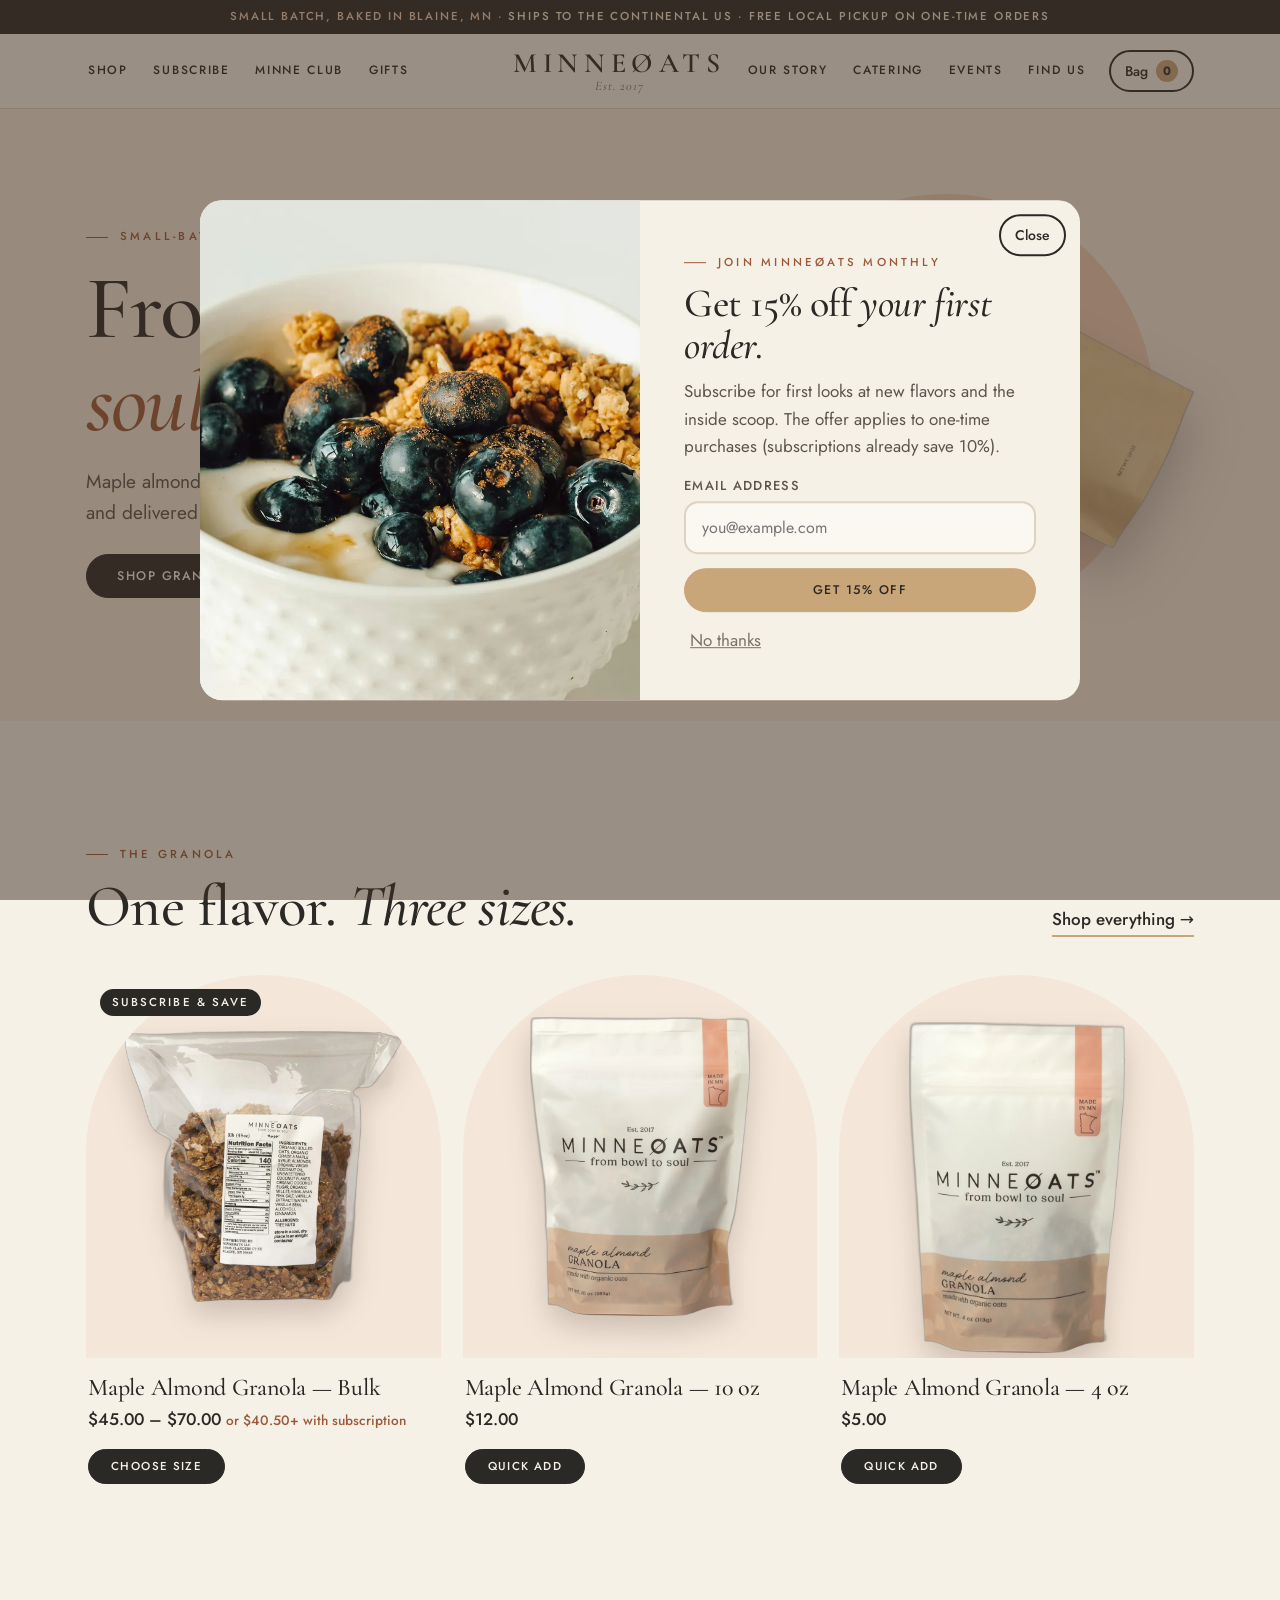
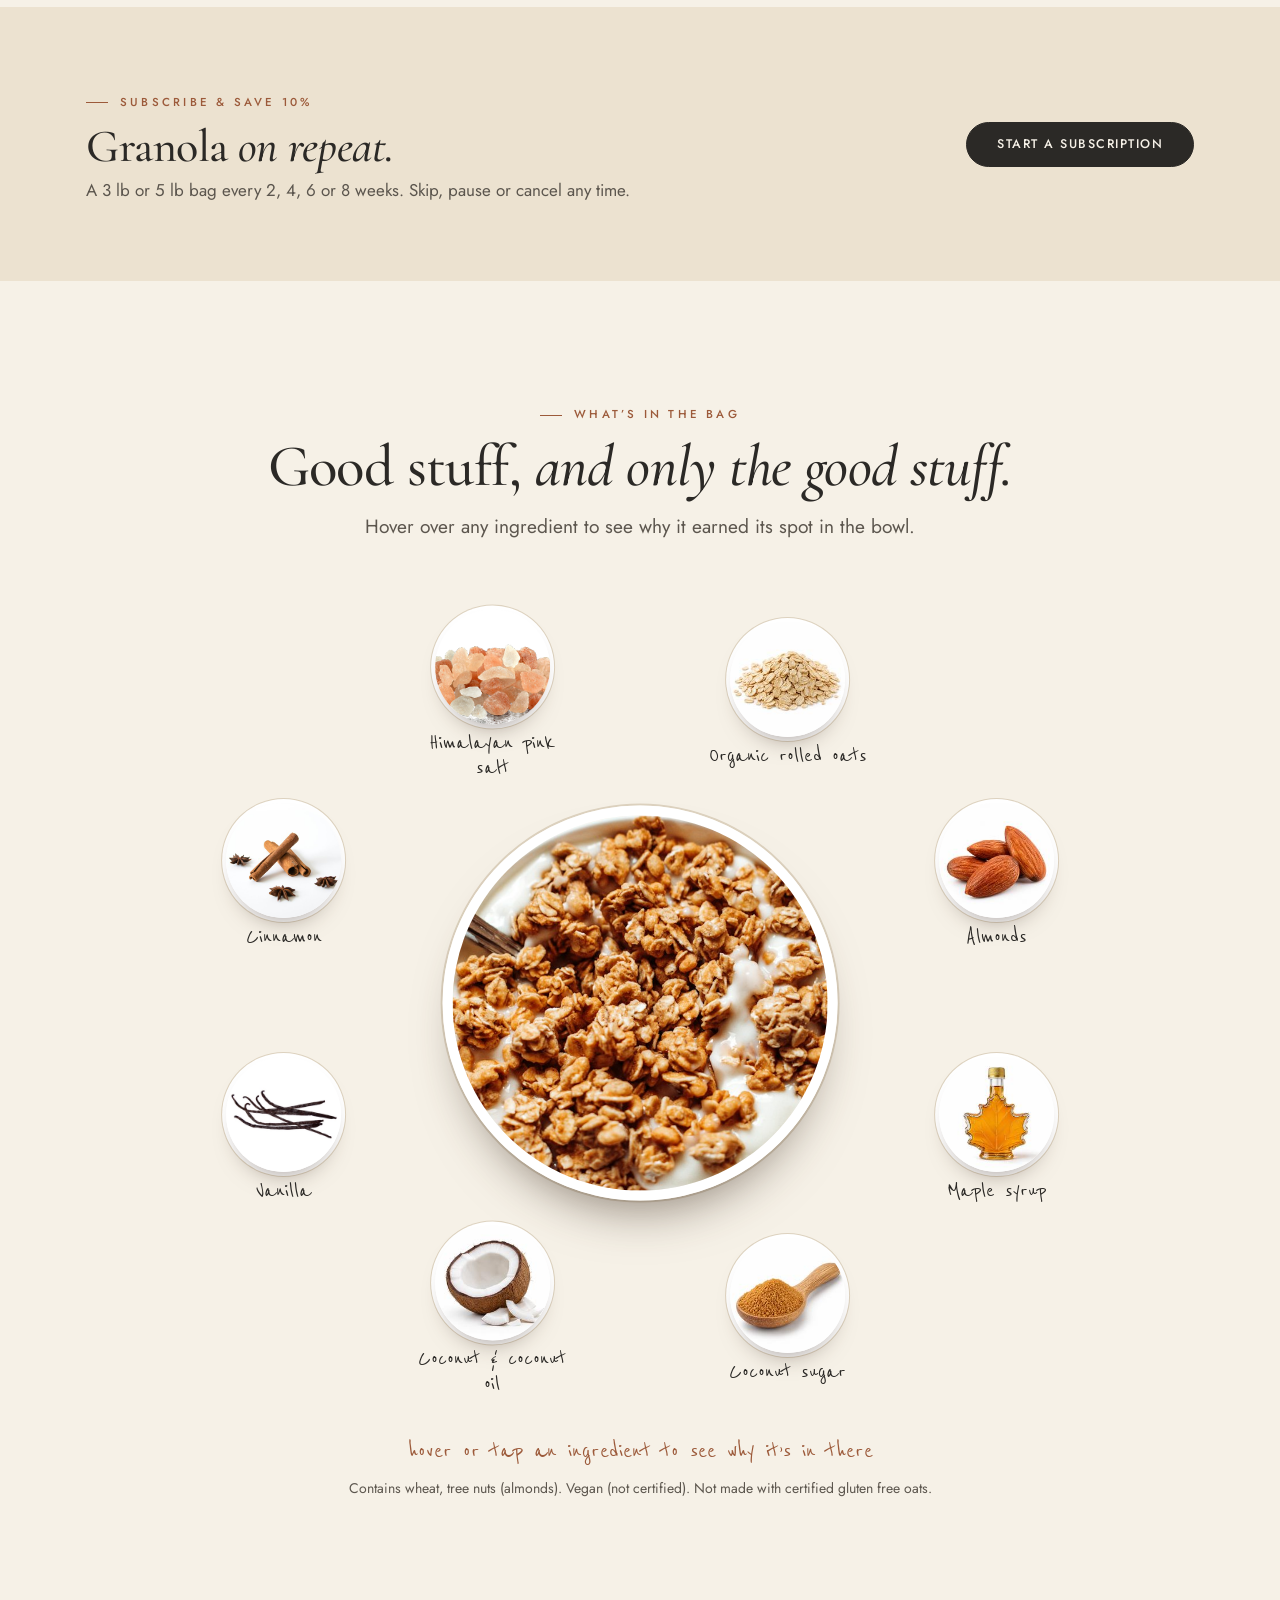
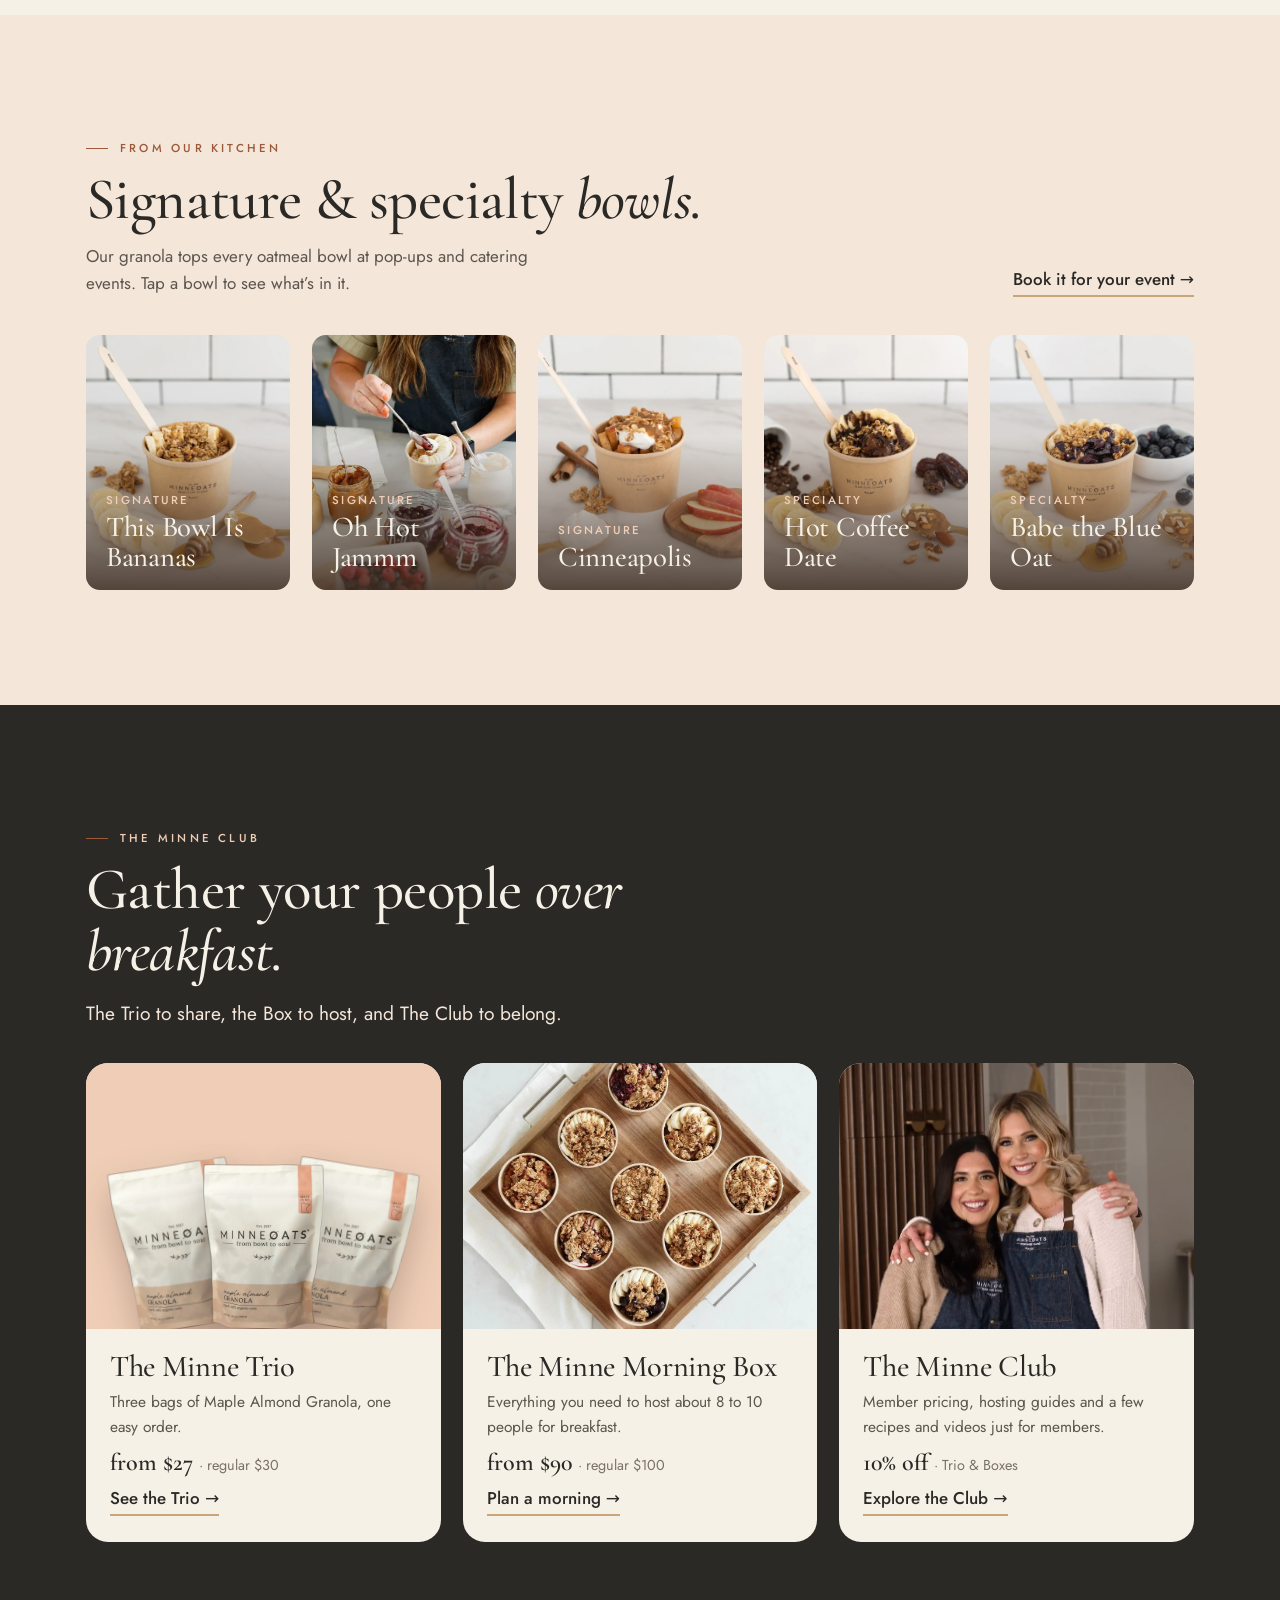
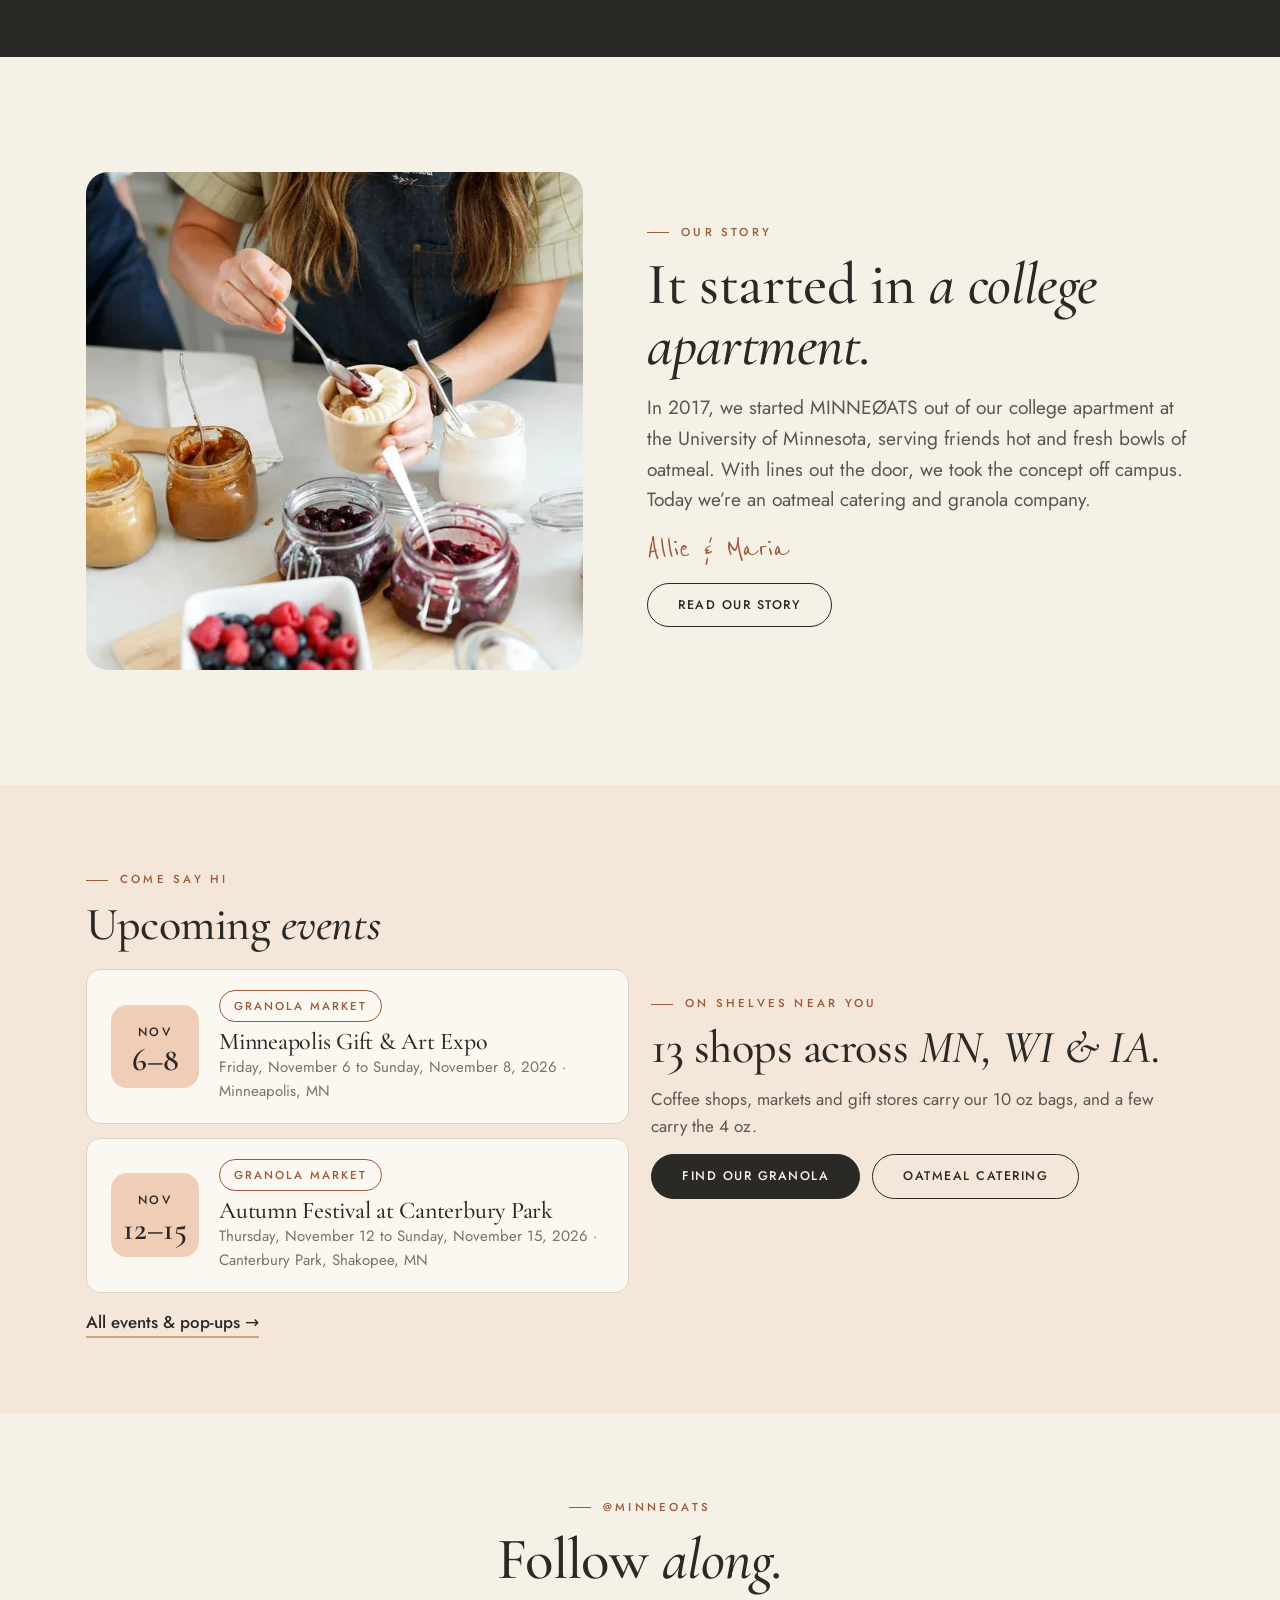
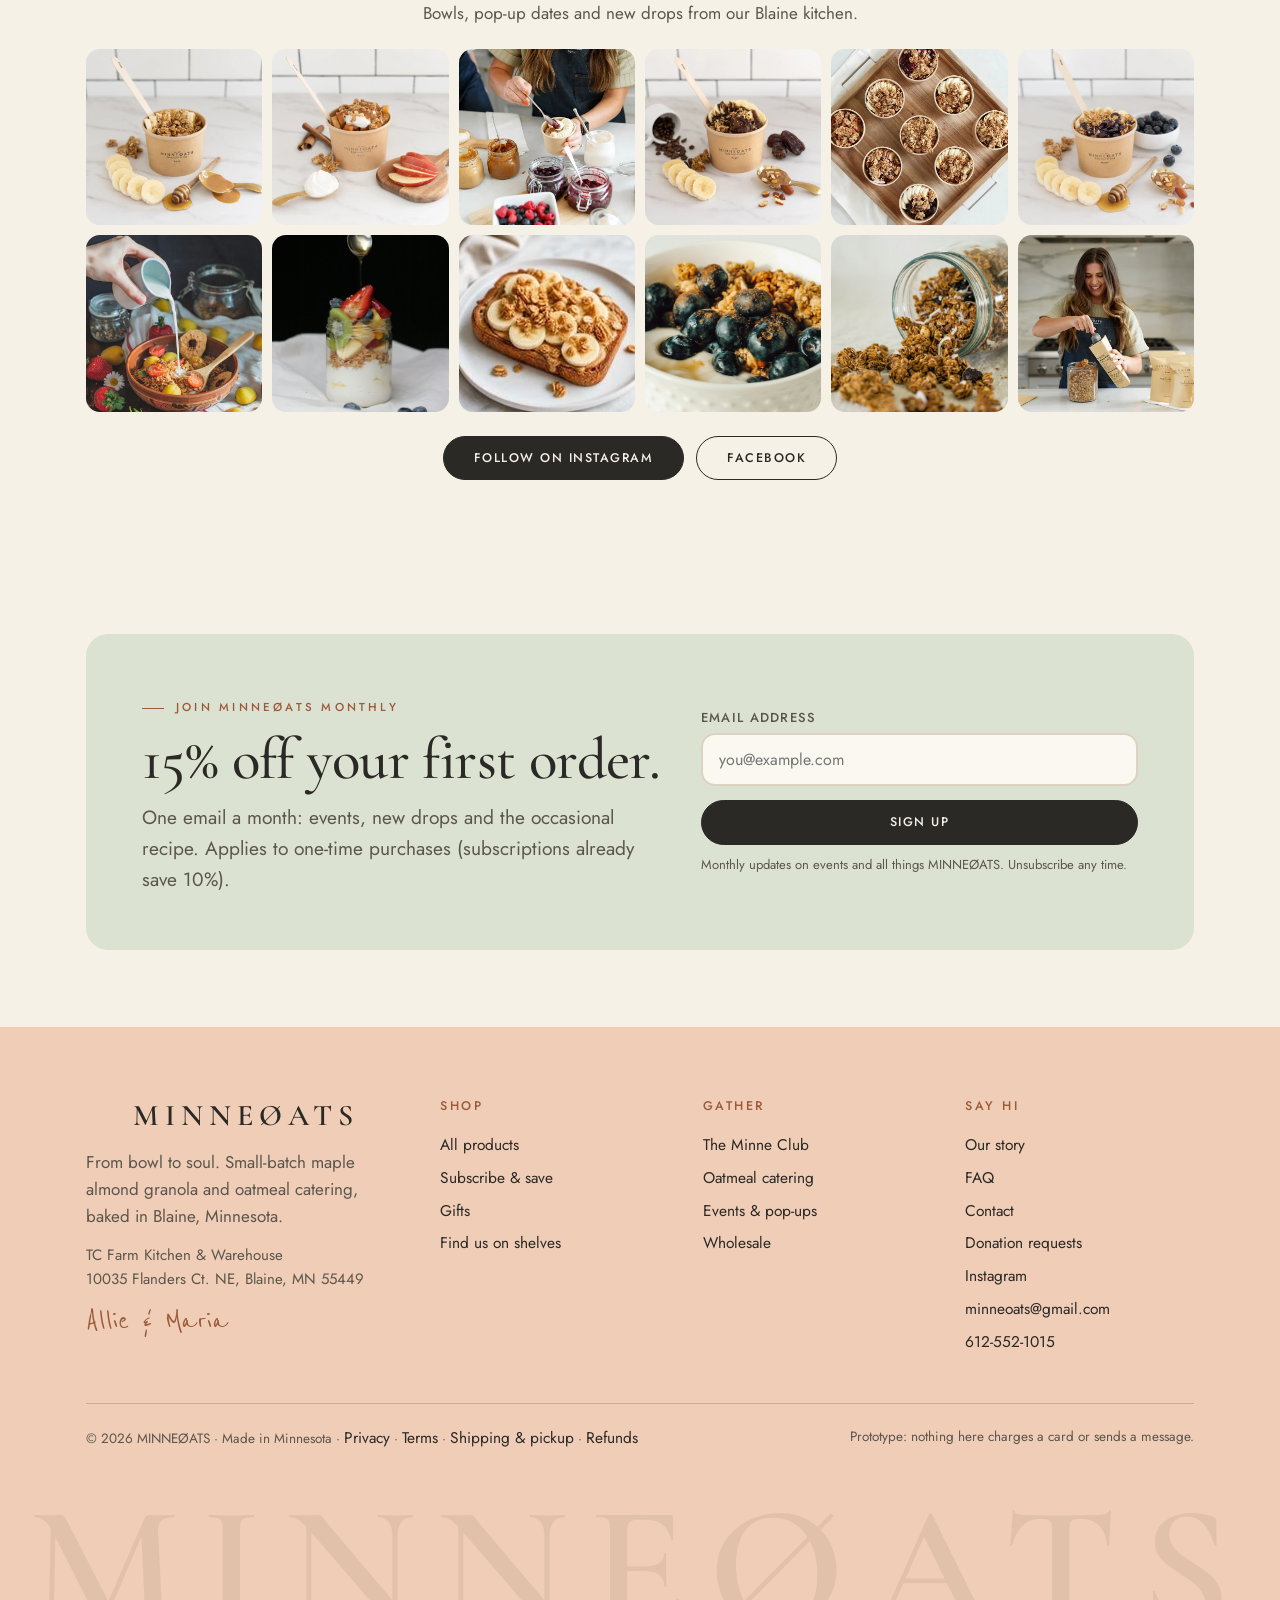
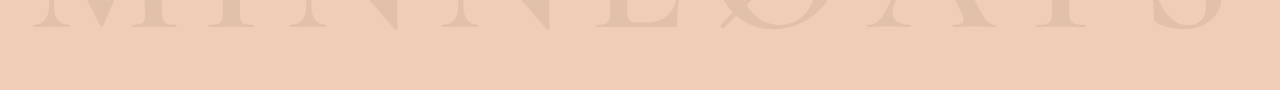
<file: site-v2.html>
<!doctype html>
<html lang="en">
<head>
<meta charset="utf-8">
<meta name="viewport" content="width=device-width,initial-scale=1">
<meta name="robots" content="noindex">
<title>MINNEØATS · Small-batch maple almond granola from Minnesota</title>
<meta name="description" content="Small-batch maple almond granola, baked in Blaine, Minnesota. Subscribe and save, join The Minne Club, book oatmeal catering and find us near you.">
<link rel="preconnect" href="https://fonts.googleapis.com"><link rel="preconnect" href="https://fonts.gstatic.com" crossorigin>
<link href="https://fonts.googleapis.com/css2?family=Cormorant+Garamond:ital,wght@0,500;0,600;0,700;1,500;1,600&family=Jost:wght@300;400;500&family=Reenie+Beanie&display=swap" rel="stylesheet">
<link rel="stylesheet" href="site-v2.css?v=5">
<link rel="stylesheet" href="site-v2-extra.css?v=12">
</head>
<body>
<div class="announce">Small batch, baked in Blaine, MN · <span>Ships to the continental US · Free local pickup on one-time orders</span></div>
<header class="hdr"><div class="w hgrid">
  <nav class="nav nl" id="navl" aria-label="Main"></nav>
  <a class="logo" href="#/">MINNEØATS<small>Est. 2017</small></a>
  <div class="nr"><nav class="nav" id="navr" aria-label="More"></nav>
    <div class="tools"><button class="ibtn" id="bagBtn" aria-label="Open bag">Bag <b id="bagN">0</b></button><button class="ibtn burger" id="burger" aria-label="Menu">Menu</button></div></div>
</div></header>
<div class="mnav" id="mnav"><button class="ibtn x" id="mx">Close</button></div>
<main id="app"></main>
<footer class="ft2"><div class="w">
  <div class="grid">
    <div><a class="logo" href="#/">MINNEØATS</a><p style="margin-top:14px;max-width:34ch;color:#CDBFA6">From bowl to soul. Small-batch maple almond granola and oatmeal catering, baked in Blaine, Minnesota.</p><p style="margin-top:12px;font-size:15px;color:#CDBFA6">TC Farm Kitchen &amp; Warehouse<br>10035 Flanders Ct. NE, Blaine, MN 55449</p><p class="hand" style="color:var(--butter);margin-top:14px;font-size:2rem">Allie &amp; Maria</p></div>
    <div><h4>Shop</h4><a href="#/shop">All products</a><a href="#/subscribe">Subscribe &amp; save</a><a href="#/gifts">Gifts</a><a href="#/find">Find us on shelves</a></div>
    <div><h4>Gather</h4><a href="#/club">The Minne Club</a><a href="#/catering">Oatmeal catering</a><a href="#/events">Events &amp; pop-ups</a><a href="#/wholesale">Wholesale</a></div>
    <div><h4>Say hi</h4><a href="#/story">Our story</a><a href="#/faq">FAQ</a><a href="#/contact">Contact</a><a href="#/donate">Donation requests</a><a href="https://www.instagram.com/minneoats" target="_blank" rel="noopener">Instagram</a><a href="mailto:minneoats@gmail.com">minneoats@gmail.com</a><a href="tel:+16125521015">612-552-1015</a></div>
  </div>
  <div class="base"><span>© 2026 MINNEØATS · Made in Minnesota · <a style="display:inline" href="#/policy/privacy">Privacy</a> · <a style="display:inline" href="#/policy/terms">Terms</a> · <a style="display:inline" href="#/policy/shipping">Shipping &amp; pickup</a> · <a style="display:inline" href="#/policy/refunds">Refunds</a></span><span>Prototype: nothing here charges a card or sends a message.</span></div>
</div></footer>
<div class="shade2" id="shade"></div>
<aside class="drawer" id="drawer" aria-label="Bag"><div class="hd"><h3>Your bag</h3><button class="ibtn" id="dx">Close</button></div><div class="bd" id="dbd"></div><div class="ft" id="dft"></div></aside>
<div class="modal" id="modal" role="dialog" aria-modal="true"><button class="ibtn x" id="mdx">Close</button><div class="mi" id="mdi"></div><div class="mb" id="mdb"></div></div>
<div class="toast" id="toast" role="status"></div>


<script>
const $=(s,r=document)=>r.querySelector(s),$$=(s,r=document)=>[...r.querySelectorAll(s)];
const A=n=>'assets/'+n,$$$=n=>'$'+(Math.round(n*100)/100).toFixed(2).replace(/\.00$/,'.00');
const money=n=>'$'+n.toFixed(2);
const esc=s=>String(s).replace(/[&<>"]/g,c=>({'&':'&amp;','<':'&lt;','>':'&gt;','"':'&quot;'}[c]));
let tt;function toast(m){const t=$('#toast');t.textContent=m;t.classList.add('on');clearTimeout(tt);tt=setTimeout(()=>t.classList.remove('on'),2800)}

/* ---------- data ---------- */
const PR=[
 {id:'bulk',type:'granola',name:'Maple Almond Granola — Bulk',img:'cut-bulk.webp',sub:true,tag:'Subscribe & save',v:[['3lb','3 lb bag',45],['5lb','5 lb bag',70]],blurb:'Our signature maple almond granola in pantry-sized bags. The best value per ounce we offer.',facts:['3 lb bag: 48 oz, about 45 servings','5 lb bag: 80 oz, about 75 servings','Subscribe and save 10% on every delivery','Ships to the continental US, or free local pickup for one-time orders']},
 {id:'oz10',type:'granola',name:'Maple Almond Granola — 10 oz',img:'cut-10oz.webp',v:[['10oz','10 oz pouch',12]],blurb:'Sweet. Salty. Irresistible. Organic rolled oats and almonds, lightly sweetened with organic coconut sugar and Grade A maple syrup, finished with cinnamon and Himalayan sea salt.',facts:['The bag you will find on shelves across MN, WI and IA','Organic rolled oats, real maple','Baked in small batches in Blaine, Minnesota']},
 {id:'oz4',type:'granola',name:'Maple Almond Granola — 4 oz',img:'cut-4oz.webp',v:[['4oz','4 oz pouch',5]],blurb:'Small bag. Big mood. The same maple almond in a purse-sized pouch, made for school pickup, the car, the trail and the friend who needs a little treat.',facts:['Purse-sized and share-sized','Same recipe as the 10 oz bag']},
 {id:'gift',type:'gifts',name:'MINNEØATS Gift Card',card:true,v:[['10','$10',10],['25','$25',25],['50','$50',50],['100','$100',100]],blurb:'Give a little breakfast. Gift cards are delivered by email.',facts:['Delivered by email','Pick $10 to $100']},
 {id:'mug',type:'merch',name:'MINNEØATS Diner Mug',img:'cut-mug.webp',v:[['one','One size',10]],blurb:'A cozy diner-style mug for the first cup of the morning.',facts:['Pairs well with oatmeal']},
 {id:'candle',type:'gifts',name:'Maple Almond Candle — 10 oz Jar',img:'cut-candle.webp',v:[['10oz','10 oz jar',25]],blurb:'The smell of a warm kitchen, in a jar.',facts:['10 oz jar','A good gift for a granola lover']},
 {id:'tote',type:'merch',name:'MINNEØATS Canvas Tote',img:'p-tote-life.webp',cover:true,v:[['one','One size',15]],blurb:'“this bag is bananas.” A roomy canvas tote for market runs and morning errands.',facts:['Canvas','Roomy enough for the farmers market']},
 {id:'tee',type:'merch',name:'MINNEØATS Classic T-Shirt',tile:'MINNEØATS',sizes:true,v:[['S','S',15],['M','M',15],['L','L',15],['XL','XL',15]],blurb:'A soft classic tee with our name on it.',facts:['Sizes S to XL','[Product photo to be added]']},
 {id:'crew',type:'merch',name:'MINNEØATS Classic Crewneck',img:'p-crew.webp',sizes:true,v:[['S','S',45],['M','M',45],['L','L',45],['XL','XL',45]],blurb:'The coziest way to wear the brand.',facts:['Sizes S to XL']},
 {id:'trio',type:'gather',name:'The Minne Trio',fan:true,tag:'New',v:[['reg','Regular',30],['mem','Minne Club member',27],['guest','First-time gathering guest',27]],blurb:'Three bags of Maple Almond Granola in one easy order. Share one, stock the pantry, or hand a bag to a friend.',facts:['Plus shipping','Discounts do not stack','Minne Club members and first-time gathering guests pay $27']},
 {id:'box',type:'gather',name:'The Minne Morning Box',photo:'a1320.webp',tag:'New',v:[['reg','Regular',100],['mem','Minne Club member',90]],blurb:'Everything you need to host about 8 to 10 people for breakfast and a shared experience.',facts:['Plus shipping','Six bags of Maple Almond Granola, a hosting guide, bowl cards and more','You bring the fresh food, drinks and serving items']}
];
const WAYS=[['This Bowl Is Bananas','Signature','tbib.webp','The oatmeal bowl pioneer. This one has been there since the beginning. Sliced banana, homemade granola and a generous dollop of organic lightly salted peanut butter.'],
['Oh Hot Jammm','Signature','a0971.webp','This Bowl Is Bananas with a dollop of Greek yogurt and a scoop of homemade triple berry compote, like your favorite childhood sandwich turned into an oatmeal bowl.'],
['Cinneapolis','Signature','cinne.webp','Inspired by the greatest city in the world. Warm, sautéed cinnamon apples next to a scoop of honey-cinnamon Greek yogurt, topped with house maple-almond granola and a vegan caramel drizzle.'],
['Hot Coffee Date','Specialty','hcd.webp','Your favorite morning drink meets breakfast: vanilla date spread, sliced banana and almond butter, finished with a vegan espresso-caramel drizzle and house maple-almond granola.'],
['Babe the Blue Oat','Specialty','bbo.webp','Creamy oatmeal topped with homemade blueberry compote, sliced banana, a dollop of almond butter and house maple-almond granola. New, and already giving Oh Hot Jammm a run for its money.']];
const ING=[['Organic rolled oats','ing3-oats.jpg','Thick, whole-grain flakes that bake into big, sturdy clusters. Fiber, including beta-glucan, supports heart health and keeps you full.'],
['Almonds','ing3-almonds.jpg','Whole almonds, toasted in every batch, never almond flavoring. Real nuts you can see and bite.'],
['Organic Grade A maple syrup','ing3-maple.jpg','Real maple sweetens the granola in place of refined white sugar or corn syrup.'],
['Organic coconut sugar','ing3-sugar.jpg','Made from coconut palm sap, with a deep caramel sweetness that pairs with the maple.'],
['Coconut, millet & coconut oil','ing3-coconut.jpg','Unsweetened coconut flakes, organic millet and organic virgin coconut oil add a toasty, tender crunch.'],
['Cinnamon & Himalayan salt','ing3-cinnamon.jpg','A touch of cinnamon for warmth, and a pinch of Himalayan pink salt so every bite tastes bigger.']];
const SHOPS=[['7 Corners Coffee','Minneapolis, MN','MN',['10 oz']],['Smith + Trade Mercantile','Stillwater, MN','MN',['10 oz']],['Smith + Trade Mercantile','Crosby, MN','MN',['10 oz']],['Smith + Trade Mercantile','Red Wing, MN','MN',['10 oz']],['The Anchor Coffee House','White Bear Lake, MN','MN',['10 oz']],['Rose & Loon','Roseville, MN (Rosedale Mall)','MN',['10 oz','4 oz']],['MN Trader’s Co.','Pequot Lakes, MN','MN',['10 oz']],['Mandy’s Coffee & Cafe','Red Wing, MN','MN',['10 oz']],['Westside Wine & Spirits | Market','St. Louis Park, MN','MN',['10 oz']],['Autumnwood Farm','Forest Lake, MN','MN',['10 oz']],['Bumdiddly Gifts','Algona, IA','IA',['10 oz']],['Pepin’s Rusty Peddler','Pepin, WI','WI',['10 oz','4 oz']],['Luke’s Soups','Shoreview, MN','MN',['10 oz']],['MN Alumni Market','Online store','Online',['10 oz']]];
const EVENTS=[['NOV','6–8','Minneapolis Gift & Art Expo','Friday, November 6 to Sunday, November 8, 2026 · Minneapolis, MN','Granola market'],['NOV','12–15','Autumn Festival at Canterbury Park','Thursday, November 12 to Sunday, November 15, 2026 · Canterbury Park, Shakopee, MN','Granola market']];
const FAQ=[['The granola','What’s in your granola?','Our blend of organic rolled oats and almonds is lightly sweetened with organic coconut sugar and organic Grade A maple syrup, with a touch of cinnamon and Himalayan sea salt. Full list: whole grain rolled oats, organic pure maple syrup, almonds, organic coconut oil, unsweetened coconut flakes, organic millet, organic coconut sugar, vanilla flavor, Himalayan pink salt and cinnamon.'],
['The granola','What allergens does it contain?','Contains wheat and tree nuts (almonds). If you have a serious allergy, please reach out before ordering.'],
['The granola','Is it vegan?','Yes, our granola is vegan, though it is not certified vegan.'],
['The granola','Is it gluten free?','Our oats are organic, but we do not use certified gluten free oats at this time.'],
['The granola','How long does it stay fresh?','Store it in a cool, dry place. It’s best within 5 months.'],
['Orders, shipping & pickup','Where do you ship?','Anywhere in the continental US. Shipping is calculated at checkout.'],
['Orders, shipping & pickup','Can I pick up my order?','Yes. One-time orders can be picked up free at our Blaine kitchen (TC Farm Kitchen & Warehouse) or at one of our pop-ups. Call or email us for pickup times. Subscriptions always ship.'],
['Orders, shipping & pickup','Will it be OK in hot weather?','Please aim to retrieve your package as close to delivery as possible in warmer climates to ensure optimal enjoyment.'],
['Orders, shipping & pickup','Can I send it as a gift?','Absolutely. Tick “This is a gift” in your bag to add a note (up to 250 characters). Gift cards are delivered by email.'],
['Subscriptions','Which products can I subscribe to?','Our 3 lb and 5 lb bulk bags of Maple Almond granola.'],
['Subscriptions','How often can I get it?','Every 2, 4, 6 or 8 weeks. You choose, and you can change it any time.'],
['Subscriptions','How much do I save?','Subscribers save 10% on every delivery. [Prices to be confirmed by Allie and Maria.]'],
['Subscriptions','Can I skip, pause or cancel?','Yes. Log in to your account to skip a delivery, change how often it comes, switch bag size, pause or cancel. No emails or phone calls needed.'],
['Subscriptions','Does the 15% welcome offer work on subscriptions?','The welcome offer applies to one-time purchases. Subscriptions already include their own 10% savings.'],
['Subscriptions','Can I pick up my subscription?','Subscriptions always ship to your door. Local pickup is for one-time orders.'],
['The Minne Club','What is The Minne Club?','A membership for your most enthusiastic customers, with member pricing on the Minne Trio and Minne Morning Box, hosting guides and a few recipes and videos shared only with members.'],
['Catering & events','What kinds of events do you cater?','Apartment building resident events, virtual events and gift boxes, corporate events and meetings, health and wellness events, fundraising and philanthropy events, and local business pop-ups.'],
['Catering & events','Can bowls be made dairy free?','Yes. All of our oatmeal bowls can be made dairy free upon request.'],
['Catering & events','Where can I see pricing?','Download our catering guidelines and pricing from the Catering page, then send an inquiry and we’ll get the conversation started.'],
['Wholesale','Can I carry MINNEØATS in my shop?','We’d love that! Send a wholesale inquiry and we’ll follow up with pricing and next steps.']];
const POL={privacy:'Privacy policy',terms:'Terms of service',shipping:'Shipping & pickup',refunds:'Refunds',subscriptions:'Subscription terms'};

/* ---------- cart ---------- */
let cart=[];try{cart=JSON.parse(localStorage.getItem('mo2')||'[]')}catch(e){}
const save=()=>{try{localStorage.setItem('mo2',JSON.stringify(cart))}catch(e){}};
const prod=id=>PR.find(p=>p.id===id);
function add(id,vk,qty,sub,freq,note){const p=prod(id),v=p.v.find(x=>x[0]===vk)||p.v[0];const price=sub?+(v[2]*.9).toFixed(2):v[2];const key=id+v[0]+(sub?'s'+freq:'');const f=cart.find(i=>i.key===key);if(f)f.qty+=qty;else cart.push({key,id,name:p.name,variant:v[1],price,qty,sub:!!sub,freq,note:note||''});save();paintCart();openDrawer()}
function paintCart(){const n=cart.reduce((a,i)=>a+i.qty,0);$('#bagN').textContent=n;const bd=$('#dbd'),ft=$('#dft');
 if(!cart.length){bd.innerHTML='<p style="padding:30px 0;color:var(--mute)">Your bag is empty. A bag of granola would fix that.</p>';ft.innerHTML='<a class="btn" href="#/shop">Shop granola</a>';return}
 bd.innerHTML=cart.map(i=>{const p=prod(i.id);const im=p.img?`<img src="${A(p.img)}" alt="">`:'<img alt="" src="[data-uri]">';return `<div class="li">${im}<div><b>${esc(i.name)}</b><small>${esc(i.variant)}${i.sub?' · subscription, every '+i.freq+' weeks':''}</small>${i.note?'<br><small>Gift note: “'+esc(i.note)+'”</small>':''}<br><button class="rm" data-rm="${i.key}">Remove</button></div><div><b>${money(i.price*i.qty)}</b><br><small>× ${i.qty}</small></div></div>`}).join('');
 const sub=cart.reduce((a,i)=>a+i.price*i.qty,0),hasSub=cart.some(i=>i.sub);
 ft.innerHTML=`<div style="display:flex;justify-content:space-between;font-weight:500;font-size:1.15rem"><span>Subtotal</span><span>${money(sub)}</span></div><p style="font-size:14px;color:var(--mute)">${hasSub?'Subscriptions ship to your door, so local pickup is not available with this bag.':'Shipping calculated at checkout. Free local pickup on one-time orders.'}</p><button class="btn wide pop" id="checkout">Check out (demo)</button>`}
function openDrawer(){$('#drawer').classList.add('on');$('#shade').classList.add('on')}
function closeAll(){$('#drawer').classList.remove('on');$('#modal').classList.remove('on');$('#mnav').classList.remove('on');$('#shade').classList.remove('on')}
function modal(img,html){$('#mdi').style.cssText=img?`background-image:url(${A(img)})`:'display:none';$('#mdb').innerHTML=html;$('#modal').classList.add('on');$('#shade').classList.add('on')}

/* ---------- partials ---------- */
const NAV=[['shop','Shop'],['subscribe','Subscribe'],['club','Minne Club'],['gifts','Gifts'],['story','Our Story'],['catering','Catering'],['events','Events'],['find','Find Us']];
function pcard(p){const pr=p.v.length>1?`${money(Math.min(...p.v.map(v=>v[2])))} – ${money(Math.max(...p.v.map(v=>v[2])))}`:money(p.v[0][2]);
 let im=p.img?`<img class="${p.cover?'cover':''}" src="${A(p.img)}" alt="${esc(p.name)}" loading="lazy">`:p.photo?`<img class="cover" src="${A(p.photo)}" alt="" loading="lazy">`:p.card?'<div class="gcard">MINNEØATS</div>':p.fan?'<div style="display:flex;align-items:flex-end;justify-content:center;height:100%;padding-top:14%"><img src="'+A('cut-10oz.webp')+'" style="width:34%;transform:rotate(-8deg) translateX(14%);height:auto" alt=""><img src="'+A('cut-10oz.webp')+'" style="width:38%;height:auto;z-index:2;margin:0 -6%" alt=""><img src="'+A('cut-10oz.webp')+'" style="width:34%;transform:rotate(8deg) translateX(-14%);height:auto" alt="Three bags"></div>':`<div class="tile">${esc(p.tile||p.name)}</div>`;
 const sub=p.sub?`<small>or ${money(p.v[0][2]*.9)}+ with subscription</small>`:p.type==='gather'?`<small>${p.id==='trio'?'3 bags':'hosts 8–10'}</small>`:'';
 const btn=p.type==='gather'?`<a class="btn sm" href="#/${p.id}">See details</a>`:p.v.length>1||p.sub?`<a class="btn sm" href="#/p/${p.id}">Choose ${p.card?'amount':'size'}</a>`:`<button class="btn sm" data-add="${p.id}">Quick add</button>`;
 return `<article class="pc rv">${p.tag?`<span class="tag">${p.tag}</span>`:''}<a class="im" href="#/${p.type==='gather'?p.id:'p/'+p.id}">${im}</a><div class="bd"><h3><a style="text-decoration:none" href="#/p/${p.id}">${esc(p.name)}</a></h3><div class="pr">${pr} ${sub}</div><div class="row">${btn}</div></div></article>`}
function ph(k,h,lead,extra=''){return `<section class="ph"><div class="w"><span class="k">${k}</span><h1>${h}</h1><p class="lead">${lead}</p>${extra}</div></section>`}
function eventCard(e){return `<article class="ev rv"><div class="d"><span>${e[0]}</span><b>${e[1]}</b></div><div><span class="pill" style="margin-bottom:8px">${e[4]}</span><h3>${e[2]}</h3><p>${e[3]}</p></div></article>`}
function newsletter(){return `<section class="sec tight"><div class="w"><div class="band sky rv"><div><span class="k">Join MINNEØATS monthly</span><h2 style="margin:12px 0">15% off your first order.</h2><p class="lead">One email a month: events, new drops and the occasional recipe. Applies to one-time purchases (subscriptions already save 10%).</p></div><form data-demo="You’re on the list. (Demo: no email was sent.)"><div class="field"><label>Email address</label><input type="email" required placeholder="you@example.com"></div><button class="btn wide">Sign up</button><p style="font-size:13px;color:var(--ink2);margin-top:10px">Monthly updates on events and all things MINNEØATS. Unsubscribe any time.</p></form></div></div></section>`}
function waysHTML(){return `<div class="grid g5">`+WAYS.map((w,i)=>`<button class="way rv" data-way="${i}"><img src="${A(w[2])}" alt="" loading="lazy"><div class="t"><span>${w[1]}</span><h3>${w[0]}</h3></div></button>`).join('')+'</div>'}

/* ---------- pages ---------- */
const pages={};
pages.shop=(arg)=>{const f=arg||'all';return ph('The shop','Shop <i>MINNEØATS.</i>','Granola by the bag or by subscription, plus a few cozy things with our name on them. Subscribe and save 10% on our 3 lb and 5 lb bags, delivered every 2, 4, 6 or 8 weeks.','<p style="margin-top:14px"><a class="link" href="#/subscribe">How it works →</a></p>')+`<section class="sec tight"><div class="w"><div class="chips" id="shopf">${[['all','All'],['granola','Granola'],['merch','Merch'],['gifts','Gifts & gift cards'],['gather','The Minne Club']].map(c=>`<button class="chip${f===c[0]?' on':''}" data-f="${c[0]}">${c[1]}</button>`).join('')}</div><p id="shopc" style="margin:18px 0;color:var(--mute)"></p><div class="grid g3" id="shopg" style="margin-top:8px"></div></div></section><section class="sec tight" style="background:var(--butter2)"><div class="w grid g4" style="gap:18px">${[['Continental US shipping','Calculated at checkout.'],['Free local pickup','One-time orders, Blaine kitchen or pop-ups.'],['Subscribe & save 10%','Skip or pause any time.'],['Gift notes','Add a message in your bag.']].map(s=>`<div><h4 style="font:600 1.4rem var(--serif)">${s[0]}</h4><p style="color:var(--ink2);font-size:15px">${s[1]}</p></div>`).join('')}</div></section>`};
function shopInit(){const g=$('#shopg');if(!g)return;const f=($('#shopf .on')||{dataset:{f:'all'}}).dataset.f;const list=PR.filter(p=>f==='all'||p.type===f);g.innerHTML=list.map(pcard).join('');$('#shopc').textContent=list.length+' products';$$('.rv',g).forEach(e=>e.classList.add('in'))}

pages.p=(id)=>{const p=prod(id);if(!p)return pages.nf();if(p.type==='gather')return pages[id]();
 const vs=p.v.map((v,i)=>`<button class="${i==0?'on':''}" data-v="${v[0]}" data-pr="${v[2]}">${v[1]}${p.v.length>1&&!p.sizes&&!p.card?' · '+money(v[2]):''}</button>`).join('');
 const gal=p.img?`<img class="${p.cover?'cover':''}" src="${A(p.img)}" alt="${esc(p.name)}">`:p.photo?`<img class="cover" src="${A(p.photo)}" alt="">`:p.card?'<div class="gcard" style="width:70%">MINNEØATS</div>':p.fan?'<div style="display:flex;align-items:flex-end;justify-content:center;width:100%;padding-top:10%"><img src="'+A('cut-10oz.webp')+'" style="width:34%;transform:rotate(-8deg) translateX(14%);height:auto" alt=""><img src="'+A('cut-10oz.webp')+'" style="width:38%;height:auto;margin:0 -6%;z-index:2" alt=""><img src="'+A('cut-10oz.webp')+'" style="width:34%;transform:rotate(8deg) translateX(-14%);height:auto" alt=""></div>':`<div class="tile" style="width:100%;height:100%;font-size:3rem">${esc(p.tile||p.name)}</div>`;
 const buy=p.proposed?`<div class="proposed"><span style="font-size:22px">✦</span><span><b>Proposed, not for sale yet.</b> This idea is waiting for Allie and Maria’s approval. Join the waitlist and we’ll tell you first.</span></div><form data-demo="You’re on the waitlist. (Demo: no email was sent.)" style="margin-top:18px"><div class="field"><label>Email address</label><input type="email" required placeholder="you@example.com"></div><button class="btn">Join the waitlist</button></form>`:
 `<div class="field"><label>${p.card?'Amount':p.sizes?'Size':p.v.length>1?'Size':'Option'}</label></div><div class="opt" id="opts">${vs}</div>${p.sub?`<div class="subbox" id="subbox"><label style="display:flex;gap:10px;align-items:center;font-weight:500;cursor:pointer"><input type="checkbox" id="subchk"> Subscribe &amp; save 10%</label><div id="subf" hidden style="margin-top:12px"><div class="chips">${[2,4,6,8].map((n,i)=>`<button class="chip${i==1?' on':''}" data-fq="${n}">Every ${n} weeks</button>`).join('')}</div><p style="font-size:13.5px;color:var(--mute);margin-top:10px">Skip, pause, switch size or cancel any time. Subscriptions ship to your door.</p></div></div>`:''}<div style="display:flex;gap:12px;align-items:center;flex-wrap:wrap"><div class="qty"><button id="qm">−</button><span id="qn">1</span><button id="qp">+</button></div><button class="btn pop" id="addbtn" style="flex:1;min-width:200px">Add to bag</button></div>`;
 return `<section class="sec tight"><div class="w"><p class="crumb"><a href="#/">Home</a> / <a href="#/shop">Shop</a> / ${esc(p.name)}</p><div class="pd" style="margin-top:22px" data-id="${p.id}"><div class="gal">${gal}</div><div><span class="k">${p.type==='granola'?'The granola':p.type==='gather'?'Gather':'MINNEØATS'}</span><h1 style="margin:12px 0">${esc(p.name)}</h1><div class="price" id="pprice">${p.proposed?money(p.v[0][2])+' <small style="font:400 1rem var(--sans);color:var(--clay)">· member '+money(p.member)+' · plus shipping</small>':money(p.v[0][2])}</div><p class="lead" style="margin-bottom:20px">${p.blurb}</p>${buy}<div class="facts">${p.facts.map(f=>`<div>${f}</div>`).join('')}</div></div></div></div></section>`};

pages.subscribe=()=>ph('Subscribe & save 10%','Granola on <i>your schedule.</i>','A big bag of maple almond granola, delivered every 2, 4, 6 or 8 weeks. Save 10% on every delivery, and skip, pause or cancel whenever life changes.','<div class="chips" style="margin-top:18px"><span class="pill">Change frequency any time</span><span class="pill">Skip a delivery in one tap</span><span class="pill">No commitment</span></div>')+`
<section class="sec"><div class="w"><div class="band sky"><div><h2>Build your <i>subscription.</i></h2><p class="lead" style="margin:12px 0 0">Subscriptions ship to the continental US. Prices are current one-time prices less 10%. [Final prices to be confirmed by Allie and Maria.]</p><img src="${A('cut-bulk.webp')}" alt="" style="width:min(260px,60%);margin-top:20px;filter:drop-shadow(0 20px 20px rgba(63,46,34,.3))"></div><div class="formbox" id="sb"><div class="field"><label>1. Choose your bag</label></div><div class="opt" id="sbs"><button class="on" data-s="3lb">3 lb bag<br><small>48 oz · about 45 servings · $40.50</small></button><button data-s="5lb">5 lb bag<br><small>80 oz · about 75 servings · $63.00</small></button></div><div class="field"><label>2. Deliver every</label></div><div class="chips" id="sbf">${[2,4,6,8].map((n,i)=>`<button class="chip${i==1?' on':''}" data-fq="${n}">${n} weeks</button>`).join('')}</div><p class="price" id="sbp" style="margin-top:18px"></p><button class="btn wide pop" id="sbadd">Add subscription to bag</button></div></div></div></section>
<section class="sec tight"><div class="w"><div class="sech"><div><span class="k">How it works</span><h2>Three steps. <i>Zero hassle.</i></h2></div></div><div class="grid g3">${[['01','Pick 3 lb or 5 lb','Our signature maple almond granola in pantry-sized bags, the best value per ounce we offer.'],['02','Choose 2, 4, 6 or 8 weeks','Not sure where to start? Try every 4 weeks. You can change it any time from your account.'],['03','Manage it yourself','Log in to skip, change frequency, switch size, pause or cancel. No emails required.']].map(s=>`<div class="oc rv"><span class="hand">${s[0]}</span><h3>${s[1]}</h3><p style="color:var(--ink2)">${s[2]}</p></div>`).join('')}</div></div></section>
<section class="sec tight"><div class="w"><table class="cmp rv"><tr><th></th><th>One-time</th><th>Subscribe</th></tr><tr><td>3 lb bag</td><td>$45.00</td><td>$40.50</td></tr><tr><td>5 lb bag</td><td>$70.00</td><td>$63.00</td></tr><tr><td>Delivery</td><td>Ship or free local pickup</td><td>Ships to your door</td></tr><tr><td>Flexibility</td><td>Order when you want</td><td>Skip, pause, change or cancel any time</td></tr><tr><td>Welcome 15% off</td><td>Yes</td><td>No, already 10% off</td></tr></table></div></section>
<section class="sec"><div class="w grid g2" style="align-items:center"><div class="rv"><span class="k">Your account</span><h2 style="margin:12px 0">Change of plans? <i>Two taps.</i></h2><p class="lead">Going out of town, still have half a bag, or want more for the holidays? Your account has buttons for all of it.</p><div class="cta" style="margin-top:22px"><a class="btn" href="#/account">Preview the subscription portal</a></div></div>${portalHTML()}</div></section>
<section class="sec tight"><div class="w" style="max-width:820px"><div class="sech"><div><span class="k">Subscription questions</span><h2>Good <i>to know.</i></h2></div></div>${FAQ.filter(q=>q[0]==='Subscriptions').map(qa).join('')}<p style="margin-top:18px"><a class="link" href="#/faq">All FAQs →</a></p></div></section>`;
function qa(q){return `<details class="qa"><summary>${q[1]}</summary><div class="a">${q[2]}</div></details>`}
function portalHTML(){return `<div class="portal rv" id="portal"><div style="display:flex;justify-content:space-between;align-items:center;gap:12px;flex-wrap:wrap"><h3>Your subscription</h3><span class="st" id="pst">Active</span></div><p style="margin:12px 0;color:var(--ink2)" id="ptxt">5 lb bag · every 4 weeks · next delivery in 9 days</p><div class="chips"><button class="chip" data-pa="skip">Skip next delivery</button><button class="chip" data-pa="freq">Change to every 2 weeks</button><button class="chip" data-pa="size">Switch to 3 lb</button><button class="chip" data-pa="pause">Pause</button><button class="chip" data-pa="cancel">Cancel</button></div><p style="font-size:13px;color:var(--mute);margin-top:14px">Preview only. Nothing here is saved or charged.</p></div>`}
pages.account=()=>ph('Your account','Manage <i>your granola.</i>','This is a preview of how subscribers would skip, change, pause or cancel. It lives in your browser only.')+`<section class="sec tight"><div class="w" style="max-width:760px">${portalHTML()}<div class="formbox" style="margin-top:22px"><h3>Sign in</h3><form data-demo="Demo only: sign-in isn’t connected yet." style="margin-top:14px"><div class="field"><label>Email</label><input type="email" required></div><button class="btn">Send me a sign-in link</button></form></div></div></section>`;

pages.story=()=>ph('Our story','Your friends in <i>the oatmeal business.</i>','Hey there! Thanks for stopping by. We’re Allie &amp; Maria, and it all started with a pot of oatmeal and a line out the door.')+`
<section class="sec"><div class="w ing"><div class="rv"><span class="k">From a college apartment to Blaine</span><h2 style="margin:12px 0 16px">It started with <i>friends and a pot.</i></h2><p class="lead" style="margin-bottom:14px">In 2017, we started MINNEØATS out of our college apartment at the University of Minnesota. We operated as a “cafe” where we served friends hot and fresh bowls of oatmeal. With lines out the door and encouraging feedback from customers, we took the concept off campus and started catering events.</p><p class="lead">Since serving our first bowl, our mission has been to share the love of Jesus through wholesome food and meaningful community. Today, we operate as an oatmeal catering and granola company. Thank you for supporting us. We truly love what we get to do.</p><p class="hand" style="font-size:2.3rem;margin-top:18px">Allie &amp; Maria</p></div><div class="pic rv"><img src="${A('founders.webp')}" alt="Allie and Maria"></div></div></section>
<section class="sec tight" style="background:var(--butter2)"><div class="w"><div class="grid g4">${[['2017','The apartment “cafe.”','Hot oatmeal for friends at the University of Minnesota.'],['Off campus','Catering begins.','Resident events, corporate meetings, fundraisers and pop-ups.'],['Granola','The topping becomes the product.','Maple almond granola, handcrafted in small batches.'],['Today','On shelves across the Midwest.','13 shops in MN, WI and IA, our Blaine kitchen, and now subscriptions.']].map(t=>`<div class="oc rv"><span class="hand" style="font-size:2rem">${t[0]}</span><h3>${t[1]}</h3><p style="color:var(--ink2);font-size:15.5px">${t[2]}</p></div>`).join('')}</div></div></section>
<section class="sec"><div class="w grid g2" style="align-items:center"><div class="rv"><span class="k">Watch</span><h2 style="margin:12px 0">Our brand <i>story.</i></h2><div style="position:relative;aspect-ratio:16/9;border-radius:var(--r2);overflow:hidden;box-shadow:var(--sh);margin-top:18px;background:var(--ink)"><iframe src="https://player.vimeo.com/video/804339516?dnt=1" title="MINNEØATS brand story" style="position:absolute;inset:0;width:100%;height:100%;border:0" allow="fullscreen; picture-in-picture" allowfullscreen loading="lazy"></iframe></div><p style="font-size:14px;color:var(--mute);margin-top:10px"><a class="link" href="https://vimeo.com/804339516" target="_blank" rel="noopener">Watch on Vimeo</a></p></div><blockquote class="rv" style="margin:0;background:var(--ink);color:var(--cream);border-radius:var(--r2);padding:clamp(24px,4vw,44px)"><p style="font:italic 600 clamp(1.5rem,2.6vw,2.2rem)/1.25 var(--serif)">“Each of you should use whatever gift you have received to serve others, as faithful stewards of God’s grace in its various forms.”</p><p style="margin-top:14px;color:var(--butter)">1 Peter 4:10</p></blockquote></div></section>
<section class="sec tight"><div class="w grid g3">${[['Shop','Taste the granola','Maple almond, in four sizes.','#/shop'],['Catering','Book an oatmeal bar','For offices, residents and fundraisers.','#/catering'],['Events','Find us in person','Markets, expos and pop-ups.','#/events']].map(c=>`<a class="oc rv" style="text-decoration:none" href="${c[3]}"><span class="k">${c[0]}</span><h3>${c[1]}</h3><p style="color:var(--ink2)">${c[2]}</p><span class="link" style="align-self:flex-start">Go →</span></a>`).join('')}</div></section>`;

pages.catering=()=>ph('Oatmeal catering','Book <i>with us.</i>','Oatmeal catering for all occasions. We’re the oatmeal experts! Our creamy, lightly sweetened signature oatmeal base gets topped with fruit, nut butters and our house granola. We’ve been a lot of places, and we’d love our next event to be with you.','<div class="cta" style="margin-top:22px"><a class="btn" href="#inq" data-scroll="inq">Start an inquiry</a><a class="btn ghost" href="#/catering" data-soon="Catering guidelines & pricing PDF: to be added by Allie and Maria.">Catering guidelines &amp; pricing (PDF)</a></div>')+`
<section class="sec"><div class="w grid g2" style="align-items:center"><div class="rv"><span class="k">Events we cater</span><h2 style="margin:12px 0 18px">For every <i>kind of gathering.</i></h2><div class="chips">${['Apartment building resident events','Virtual event / gift boxes','Corporate events & meetings','Health & wellness events','Fundraising & philanthropy events','Local business pop-ups'].map(c=>`<span class="chip on" style="cursor:default">${c}</span>`).join('')}</div></div><div class="rv" style="border-radius:var(--r2);overflow:hidden;aspect-ratio:3/2;box-shadow:var(--sh)"><img src="${A('a0971.webp')}" alt="A toppings bar" style="width:100%;height:100%;object-fit:cover"></div></div></section>
<section class="sec" style="background:var(--tan)"><div class="w"><div class="sech"><div><span class="k">The menu</span><h2>Signature &amp; <i>specialty bowls.</i></h2><p>All of our oatmeal bowls can be made dairy free upon request.</p></div></div>${waysHTML()}<div class="grid g3" style="margin-top:28px">${['Bowls contain tree nuts; some contain peanuts. Ask us about allergies.','Sorry! We do not use certified gluten free oats at this time.','Dairy free on request.'].map(t=>`<div class="proposed" style="border-style:solid;border-color:var(--caramel);background:var(--paper)">${t}</div>`).join('')}</div></div></section>
<section class="sec"><div class="w"><div class="sech"><div><span class="k">How it works</span><h2>From hello to <i>“oh, that’s good.”</i></h2></div></div><div class="grid g3">${[['Tell us about your event','Date, guest count and what you have in mind.'],['We send options & pricing','Based on our current catering guidelines.'],['We show up with the oatmeal','Hot, fresh and topped to order.']].map((s,i)=>`<div class="step rv" style="background:var(--paper);border:1px solid var(--line)"><b>${i+1}</b><div><h4>${s[0]}</h4><p>${s[1]}</p></div></div>`).join('')}</div></div></section>
<section class="sec tight" id="inq"><div class="w" style="max-width:780px"><div class="formbox"><span class="k">Event inquiry</span><h2 style="margin:12px 0 20px" id="cth">Tell us <i>about your event.</i></h2><form id="cf" novalidate><div class="cs" data-s="1"><p class="hand" style="margin-bottom:10px">Step 1 of 3 · Your event</p><div class="field"><label>Event type *</label><select required><option value="">Choose one</option><option>Apartment building resident events</option><option>Virtual event / gift boxes</option><option>Corporate events &amp; meetings</option><option>Health &amp; wellness events</option><option>Fundraising &amp; philanthropy events</option><option>Local business pop-ups</option><option>Something else</option></select></div><div class="two"><div class="field"><label>Event date *</label><input type="date" required></div><div class="field"><label>Guests (approx.) *</label><input type="number" min="1" required></div></div><button type="button" class="btn" data-next>Next</button></div><div class="cs" data-s="2" hidden><p class="hand" style="margin-bottom:10px">Step 2 of 3 · Details</p><div class="field"><label>Event city or venue *</label><input required></div><div class="field"><label>Anything else? (dietary needs, timing, budget)</label><textarea rows="4"></textarea></div><div class="cta"><button type="button" class="btn ghost" data-back>Back</button><button type="button" class="btn" data-next>Next</button></div></div><div class="cs" data-s="3" hidden><p class="hand" style="margin-bottom:10px">Step 3 of 3 · How to reach you</p><div class="two"><div class="field"><label>Name *</label><input required></div><div class="field"><label>Email *</label><input type="email" required></div></div><div class="field"><label>Phone</label><input type="tel"></div><div class="cta"><button type="button" class="btn ghost" data-back>Back</button><button type="button" class="btn pop" data-send>Send inquiry</button></div></div></form><div class="ok" id="cok" hidden>Thank you! (Demo: your inquiry wasn’t actually sent. Allie and Maria would reply with options and pricing.)</div></div></div></section>`;
function cateringInit(){const f=$('#cf');if(!f)return;let s=1;const show=n=>{s=n;$$('.cs',f).forEach(x=>x.hidden=+x.dataset.s!==n)};f.addEventListener('click',e=>{const t=e.target;if(t.matches('[data-next]')){const st=$(`.cs[data-s="${s}"]`,f);if($$('[required]',st).every(i=>i.checkValidity()))show(s+1);else $$('[required]',st).find(i=>!i.checkValidity()).reportValidity()}if(t.matches('[data-back]'))show(s-1);if(t.matches('[data-send]')){const st=$(`.cs[data-s="3"]`,f);if($$('[required]',st).every(i=>i.checkValidity())){f.hidden=true;$('#cok').hidden=false}else $$('[required]',st).find(i=>!i.checkValidity()).reportValidity()}})}

pages.events=()=>ph('Come say hi','Events &amp; <i>pop-ups.</i>','Where to find us in person: granola markets and maker fairs, plus oatmeal pop-ups at coffee shops around the Twin Cities. Order ahead and pick up at the event. Choose “Local pickup” at checkout on any one-time order and grab it at our booth. [Pickup at events to be confirmed by Allie and Maria.]')+`<section class="sec tight"><div class="w"><div class="sech"><div><span class="k">Granola markets</span><h2>Next <i>up.</i></h2></div></div><div class="grid g2">${EVENTS.map(eventCard).join('')}</div></div></section><section class="sec tight"><div class="w grid g2"><div class="band butter rv" style="grid-template-columns:1fr"><div><span class="k">Oatmeal pop-ups</span><h3 style="font-size:2.2rem;margin:10px 0">Stay tuned for <i>upcoming pop-ups!</i></h3><p>Hot oatmeal bowls at coffee shops around the Twin Cities. Join the newsletter to hear first.</p></div></div><div class="band tan rv" style="grid-template-columns:1fr"><div><span class="k">For businesses</span><h3 style="font-size:2.2rem;margin:10px 0">Host a MINNEØATS <i>pop-up.</i></h3><p>Coffee shop, office lobby or apartment community? We’ll bring the oatmeal bar.</p><a class="btn" style="margin-top:16px" href="#/catering">Start an inquiry</a></div></div></div></section>${newsletter()}`;

pages.find=()=>ph('On shelves near you','Find <i>our granola.</i>','Grab a bag at these coffee shops, markets and gift stores across Minnesota, Wisconsin and Iowa.')+`<section class="sec tight"><div class="w"><div class="two" style="margin-bottom:18px"><div><div class="chips" id="fst">${['Everywhere','MN','WI','IA','Online'].map((c,i)=>`<button class="chip${i==0?' on':''}" data-st="${c}">${c==='Everywhere'?'Everywhere':c}</button>`).join('')}</div></div><div><div class="chips" id="fsz">${['Any size','10 oz','4 oz'].map((c,i)=>`<button class="chip${i==0?' on':''}" data-sz="${c}">${c}</button>`).join('')}</div></div></div><div class="field"><input id="fq" placeholder="Search by shop or town" aria-label="Search"></div><div class="sl" id="sl"></div><p id="fc" style="margin-top:14px;color:var(--mute)"></p></div></section><section class="sec tight"><div class="w"><div class="band ink rv"><div><span class="k">For shops &amp; cafés</span><h2 style="margin:12px 0">Want MINNEØATS <i>on your shelves?</i></h2><p>We love partnering with local coffee shops, markets and gift stores.</p></div><div><a class="btn pop" href="#/wholesale">Wholesale inquiry</a></div></div></div></section>`;
function findInit(){const st={s:'Everywhere',z:'Any size',q:''};const draw=()=>{const L=SHOPS.filter(x=>(st.s==='Everywhere'||x[2]===st.s)&&(st.z==='Any size'||x[3].includes(st.z))&&(x[0]+x[1]).toLowerCase().includes(st.q));$('#sl').innerHTML=L.map(x=>`<div class="shop"><div><h4>${esc(x[0])}</h4><p>${esc(x[1])}</p>${x[2]==='Online'?'<a class="link" href="#/shop">Shop online →</a>':`<a class="link" target="_blank" rel="noopener" href="https://www.google.com/maps/search/?api=1&query=${encodeURIComponent(x[0]+' '+x[1])}">Directions →</a>`}</div><div style="display:grid;gap:6px">${x[3].map(z=>`<span class="sz">${z}</span>`).join('')}</div></div>`).join('')||'';$('#fc').textContent=L.length?L.length+' places':'No shops match. Try another town, or order online.'};
 $('#fst').onclick=e=>{const b=e.target.closest('[data-st]');if(!b)return;$$('#fst .chip').forEach(c=>c.classList.toggle('on',c===b));st.s=b.dataset.st;draw()};$('#fsz').onclick=e=>{const b=e.target.closest('[data-sz]');if(!b)return;$$('#fsz .chip').forEach(c=>c.classList.toggle('on',c===b));st.z=b.dataset.sz;draw()};$('#fq').oninput=e=>{st.q=e.target.value.toLowerCase();draw()};draw()}

pages.wholesale=()=>ph('Wholesale','Bring small-batch granola <i>to your shelves.</i>','Join the 13 coffee shops, markets and gift stores already carrying MINNEØATS.','<a class="btn" style="margin-top:20px" href="#wf" data-scroll="wf">Send an inquiry</a>')+`<section class="sec tight"><div class="w grid g4">${[['A local favorite','Est. 2017 in Minnesota, with a loyal following.'],['Shelf-ready bags','10 oz and 4 oz retail bags.'],['Simple ingredients','Organic rolled oats, real maple.'],['Real people','You’ll work directly with Allie & Maria.']].map(c=>`<div class="oc rv"><h3>${c[0]}</h3><p style="color:var(--ink2);font-size:15.5px">${c[1]}</p></div>`).join('')}</div></section><section class="sec" id="wf"><div class="w grid g2"><div class="rv"><span class="k">What happens next</span><h2 style="margin:12px 0">Let’s talk <i>granola.</i></h2><p class="lead">Tell us about your shop and we’ll follow up with wholesale pricing, minimums and delivery options. [Owner to add any published terms.]</p><p style="margin-top:14px">Prefer to talk? Call <a class="link" href="tel:+16125521015">612-552-1015</a> or email <a class="link" href="mailto:minneoats@gmail.com">minneoats@gmail.com</a>.</p></div><div class="formbox"><form data-demo="Thank you! (Demo: your inquiry wasn’t actually sent.)"><div class="field"><label>Business name *</label><input required></div><div class="field"><label>Type of business</label><select><option>Coffee shop / café</option><option>Grocery / market</option><option>Gift shop</option><option>Office / corporate</option><option>Other</option></select></div><div class="two"><div class="field"><label>Your name *</label><input required></div><div class="field"><label>Email *</label><input type="email" required></div></div><div class="two"><div class="field"><label>Phone</label><input type="tel"></div><div class="field"><label>City &amp; state *</label><input required></div></div><div class="field"><label>Interested in</label><select><option>10 oz bags</option><option>4 oz bags</option><option>Bulk for café use</option></select></div><div class="field"><label>Message</label><textarea rows="3"></textarea></div><button class="btn wide">Send inquiry</button></form></div></div></section>`;

pages.faq=()=>ph('Questions','Frequently <i>asked.</i>','Can’t find it? Send us a note. A real person (Allie or Maria) will answer.')+`<section class="sec tight"><div class="w" style="max-width:860px"><div class="field"><input id="faqq" placeholder="Search questions" aria-label="Search questions"></div><div class="chips" id="faqc" style="margin-bottom:24px">${['All',...new Set(FAQ.map(q=>q[0]))].map((c,i)=>`<button class="chip${i==0?' on':''}" data-c="${c}">${c}</button>`).join('')}</div><div id="faql"></div><p id="faqn" style="color:var(--mute)" hidden>No matching questions. <a class="link" href="#/contact">Ask us directly.</a></p></div></section>`;
function faqInit(){let c='All',q='';const draw=()=>{const L=FAQ.filter(x=>(c==='All'||x[0]===c)&&(x[1]+x[2]).toLowerCase().includes(q));let h='',last='';L.forEach(x=>{if(c==='All'&&x[0]!==last){h+=`<h3 style="margin:26px 0 12px">${x[0]}</h3>`;last=x[0]}h+=qa(x)});$('#faql').innerHTML=h;$('#faqn').hidden=!!L.length};$('#faqc').onclick=e=>{const b=e.target.closest('[data-c]');if(!b)return;$$('#faqc .chip').forEach(x=>x.classList.toggle('on',x===b));c=b.dataset.c;draw()};$('#faqq').oninput=e=>{q=e.target.value.toLowerCase();draw()};draw()}

pages.contact=()=>ph('Say hello','Contact <i>us.</i>','We read every message.')+`<section class="sec tight"><div class="w grid g2"><div class="rv"><div class="oc" style="gap:14px"><div><span class="k">Email</span><p><a class="link" href="mailto:minneoats@gmail.com">minneoats@gmail.com</a></p></div><div><span class="k">Phone</span><p><a class="link" href="tel:+16125521015">612-552-1015</a></p></div><div><span class="k">Kitchen &amp; pickup</span><p>TC Farm Kitchen &amp; Warehouse<br>10035 Flanders Ct. NE<br>Blaine, MN 55449</p><p style="font-size:14.5px;color:var(--mute);margin-top:6px">Call or email us for store pickup times &amp; hours.</p></div><div class="cta"><a class="btn sm" href="https://www.instagram.com/minneoats" target="_blank" rel="noopener">Instagram</a><a class="btn sm ghost" href="https://www.facebook.com/minneoats" target="_blank" rel="noopener">Facebook</a></div></div><div class="band butter" style="grid-template-columns:1fr;margin-top:20px"><div><h3 style="font-size:2rem">Loved your granola?</h3><p style="margin:8px 0 14px">Reviews help small businesses like ours more than you know.</p><a class="btn sm" href="https://g.page/r/Cdw_IbtxNGMiEB4/review" target="_blank" rel="noopener">Leave a Google review</a></div></div></div><div class="formbox rv"><h3>Send a message</h3><form data-demo="Thank you! (Demo: your message wasn’t actually sent.)" style="margin-top:16px"><div class="field"><label>Topic</label><select>${['General question','Help with an order','Subscription help','Catering','Wholesale','Donation request','Press'].map(o=>`<option>${o}</option>`).join('')}</select></div><div class="two"><div class="field"><label>Name *</label><input required></div><div class="field"><label>Email *</label><input type="email" required></div></div><div class="field"><label>Order number (if it’s about an order)</label><input></div><div class="field"><label>Message *</label><textarea rows="4" required></textarea></div><button class="btn wide">Send message</button></form></div></div></section>`;

pages.policy=(n)=>ph('Policies',POL[n]||'Policy','')+`<section class="sec tight"><div class="w" style="max-width:760px"><div class="proposed"><span>[Policy text to be provided by Allie and Maria before launch.]</span></div></div></section>`;
pages.nf=()=>ph('404','That page <i>wandered off.</i>','Try the shop or head home.','<a class="btn" style="margin-top:20px" href="#/">Home</a>');

/* ---------- router ---------- */
const TITLES={home:'MINNEØATS · Small-batch maple almond granola from Minnesota',shop:'Shop',subscribe:'Subscribe & save',story:'Our story',catering:'Oatmeal catering',events:'Events & pop-ups',find:'Find our granola',wholesale:'Wholesale',faq:'FAQ',contact:'Contact',gifts:'Gifts',club:'The Minne Club',account:'Your account',trio:'The Minne Trio',box:'The Minne Morning Box'};
function route(){closeAll();const h=location.hash.replace(/^#\/?/,'');const [n,arg]=h.split('/');const name=n||'home';const fn=pages[name]&&(name!=='nf')?pages[name]:pages.nf;$('#app').innerHTML=fn(arg);document.title=(TITLES[name]||'MINNEØATS')+(name==='home'?'':' · MINNEØATS');$$('.nav a').forEach(a=>a.classList.toggle('on',a.dataset.n===name));scrollTo(0,0);
 ({shop:shopInit,catering:cateringInit,find:findInit,faq:faqInit,club:clubInit})[name]?.();observe();pInit();if(name==='p'){const pp=prod(arg);if(pp)document.title=pp.name+' · MINNEØATS'}}
function observe(){const io=new IntersectionObserver(es=>es.forEach(e=>{if(e.isIntersecting){e.target.classList.add('in');io.unobserve(e.target)}}),{threshold:.08});$$('.rv:not(.in)').forEach(e=>io.observe(e));setTimeout(()=>$$('.rv').forEach(e=>e.classList.add('in')),2600)}
function pInit(){const root=$('.pd')||$('.buyp');if(!root)return;const p=prod(root.dataset.id);let vk=p.v[0][0],q=1,sub=false,fq=4;const price=()=>{const v=p.v.find(x=>x[0]===vk);const pr=sub?v[2]*.9:v[2];$('#pprice').innerHTML=money(pr)+(sub?' <small style="font:400 1rem var(--sans);color:var(--clay)">with subscription</small>':($('#pprice').dataset.after||''))};
 root.addEventListener('click',e=>{const b=e.target.closest('button');if(!b)return;if(b.dataset.v){vk=b.dataset.v;$$('#opts button').forEach(x=>x.classList.toggle('on',x===b));if(!p.proposed)price()}if(b.dataset.fq){fq=+b.dataset.fq;$$('[data-fq]',root).forEach(x=>x.classList.toggle('on',x===b))}if(b.id==='qm')$('#qn').textContent=q=Math.max(1,q-1);if(b.id==='qp')$('#qn').textContent=q=q+1;if(b.id==='addbtn')add(p.id,vk,q,sub,fq)});
 const sc=$('#subchk');if(sc)sc.onchange=()=>{sub=sc.checked;$('#subbox').classList.toggle('on',sub);$('#subf').hidden=!sub;price()}}
function subInit(){const root=$('#sb');if(!root)return;let s='3lb',fq=4;const price=()=>{const b=s==='3lb'?40.5:63;$('#sbp').innerHTML=money(b)+' <small style="font:400 1rem var(--sans);color:var(--clay)">per delivery · every '+fq+' weeks</small>'};root.addEventListener('click',e=>{const b=e.target.closest('button');if(!b)return;if(b.dataset.s){s=b.dataset.s;$$('#sbs button').forEach(x=>x.classList.toggle('on',x===b));price()}if(b.dataset.fq){fq=+b.dataset.fq;$$('#sbf .chip').forEach(x=>x.classList.toggle('on',x===b));price()}if(b.id==='sbadd')add('bulk',s,1,true,fq)});price()}
const _route=route;route=function(){_route();subInit()};

/* ---------- global events ---------- */
const navA=n=>`<a href="#/${n[0]}" data-n="${n[0]}">${n[1]}</a>`;$('#navl').innerHTML=NAV.slice(0,4).map(navA).join('');$('#navr').innerHTML=NAV.slice(4).map(navA).join('');
$('#mnav').insertAdjacentHTML('beforeend',[['','Home'],...NAV.map(n=>[n[0],n[1]]),['wholesale','Wholesale'],['faq','FAQ'],['contact','Contact']].map(n=>`<a href="#/${n[0]}">${n[1]}</a>`).join(''));
$('#burger').onclick=()=>{$('#mnav').classList.add('on')};$('#mx').onclick=closeAll;$('#bagBtn').onclick=openDrawer;$('#dx').onclick=closeAll;$('#shade').onclick=closeAll;$('#mdx').onclick=closeAll;$('#mnav').onclick=e=>{if(e.target.matches('a'))closeAll()};
addEventListener('keydown',e=>{if(e.key==='Escape')closeAll()});
document.addEventListener('click',e=>{const t=e.target;
 const ad=t.closest('[data-add]');if(ad){add(ad.dataset.add,null,1,false);return}
 const rm=t.closest('[data-rm]');if(rm){cart=cart.filter(i=>i.key!==rm.dataset.rm);save();paintCart();return}
 if(t.id==='checkout'){cart=[];save();paintCart();closeAll();toast('Demo checkout complete. Nothing was charged.');return}
 const f=t.closest('#shopf [data-f]');if(f){$$('#shopf .chip').forEach(c=>c.classList.toggle('on',c===f));shopInit();return}
 const w=t.closest('[data-way]');if(w){const x=WAYS[+w.dataset.way];modal(x[2],`<span class="k">${x[1]}</span><h2 style="font-size:2.6rem;margin:12px 0">${x[0]}</h2><p style="color:var(--ink2)">${x[3]}</p><p style="color:var(--mute);font-size:14.5px;margin-top:14px">Recipes stay in our kitchen. A few are shared with Minne Club members.</p><div class="cta" style="margin-top:18px"><a class="btn sm" href="#/club">See The Minne Club</a><a class="btn sm ghost" href="#/catering">Book it for your event</a></div>`);return}
 const ac=t.closest('.acc button');if(ac){const it=ac.parentElement;const on=it.classList.contains('on');$$('.acc .it').forEach(x=>x.classList.remove('on'));if(!on)it.classList.add('on');return}
 const sc=t.closest('[data-scroll]');if(sc){e.preventDefault();$('#'+sc.dataset.scroll)?.scrollIntoView({behavior:'smooth',block:'start'});return}
 const so=t.closest('[data-soon]');if(so){e.preventDefault();toast('['+so.dataset.soon+']');return}
 const pa=t.closest('[data-pa]');if(pa){const st=$('#pst'),tx=$('#ptxt');const m={skip:['Active','Next delivery skipped. Your following delivery is in 5 weeks.',''],freq:['Active','5 lb bag · every 2 weeks · next delivery in 9 days',''],size:['Active','3 lb bag · every 2 weeks · next delivery in 9 days',''],pause:['Paused','Subscription paused. Resume any time.','pause'],cancel:['Canceled','Subscription canceled. You can start a new one any time.','off']}[pa.dataset.pa];st.textContent=m[0];st.className='st '+m[2];tx.textContent=m[1];toast('Preview only. Nothing was changed.');return}
});
document.addEventListener('submit',e=>{const f=e.target.closest('form[data-demo]');if(!f)return;e.preventDefault();const ok=document.createElement('div');ok.className='ok';ok.textContent=f.dataset.demo;f.replaceWith(ok)});
window.boot=()=>{addEventListener('hashchange',route);paintCart();route()};
</script>
<script src="site-v2-pages.js?v=11"></script>
</body>
</html>
</file>
<file: site.css>
/* Minneoats site rebuild. Less is more: lots of white space, dainty serif and airy sans, one soft pop of butter yellow. Colors are placeholders until the brand guidelines PDF is read; swap the tokens below. Pages (home, shop, story, events, wholesale, donations) switch by hash so it works as one file. */
:root{
  --cream:#FFFBF4; --white:#FFFFFF; --ink:#5A4332; --ink2:#3F2E22; --muted:#8A7461; --line:rgba(90,67,50,.18);
  --butter:#F6E3A1; --pop:#F2C14E; --sky:#D6E7F3; --tan:#E9D8BC;
  --f-head:"Cormorant Garamond",Georgia,serif; --f-body:"Jost",ui-sans-serif,system-ui,sans-serif;
  --gut:clamp(18px,4.4vw,56px); --max:1180px;
  --mo-ink:#3F2E22; --mo-bg:#FFFBF4; --mo-a:#F6E3A1; --mo-a2:#FBF1CF; --mo-line:rgba(90,67,50,.25); --mo-head:"Cormorant Garamond",serif; --mo-body:"Jost",sans-serif; --mo-r:22px;
  color-scheme:light;
}
*{box-sizing:border-box}
html{scroll-behavior:smooth;scroll-padding-top:90px}
body{margin:0;background:var(--cream);color:var(--ink);font:300 17px/1.7 var(--f-body);overflow-x:hidden;-webkit-font-smoothing:antialiased}
img{display:block;max-width:100%;height:auto}a{color:inherit}button,input,select,textarea{font-family:inherit}
[hidden]{display:none!important}
:focus-visible{outline:2px solid var(--ink2);outline-offset:3px}
.w{max-width:var(--max);margin:0 auto;padding-inline:var(--gut)}
h1,h2,h3{font-family:var(--f-head);font-weight:600;line-height:1.05;letter-spacing:-.01em;margin:0;color:var(--ink2);text-wrap:balance}
h1{font-size:clamp(48px,6.6vw,100px);line-height:1}h2{font-size:clamp(38px,4.8vw,68px)}h3{font-size:clamp(24px,2.4vw,32px)}
em{font-family:var(--f-head);font-style:italic}
.cap{font:400 11.5px/1 var(--f-body);letter-spacing:.3em;text-transform:uppercase;color:var(--muted)}
.btn{display:inline-flex;align-items:center;justify-content:center;gap:10px;background:var(--ink2);color:var(--cream);border:0;border-radius:999px;font:400 14px/1 var(--f-body);letter-spacing:.14em;text-transform:uppercase;padding:18px 32px;cursor:pointer;text-decoration:none;transition:background .3s,color .3s,transform .3s}
.btn:hover{background:var(--pop);color:var(--ink2);transform:translateY(-2px)}
.btn.line{background:transparent;color:var(--ink2);box-shadow:inset 0 0 0 1px var(--ink2)}.btn.line:hover{background:var(--butter)}
.btn.sm{padding:12px 20px;font-size:12px}
.sec{padding-block:clamp(64px,9vw,128px)}
.head{text-align:center;max-width:720px;margin:0 auto clamp(30px,4vw,56px);display:grid;gap:16px;justify-items:center}
.head p{margin:0;color:var(--muted);max-width:52ch}
.rv{opacity:0;transform:translateY(24px);transition:opacity 1s,transform 1s cubic-bezier(.2,.8,.2,1)}.rv.on{opacity:1;transform:none}
@media(prefers-reduced-motion:reduce){*{animation:none!important;transition:none!important}.rv{opacity:1;transform:none}}

/* logo: Est. 2017 wordmark with an oat-grain slash through the O */
.wm{display:inline-flex;align-items:center;font:300 22px/1 var(--f-body);letter-spacing:.32em;color:var(--ink2);text-decoration:none;white-space:nowrap}
.wm svg{width:.84em;height:.84em;margin-right:.32em;flex:none}
.logo{display:grid;justify-items:center;gap:6px;text-decoration:none}
.logo small{font:italic 500 13px/1 var(--f-head);letter-spacing:.14em;color:var(--muted)}
.logo.big .wm{font-size:clamp(28px,4.4vw,52px);color:var(--cream)}.logo.big small{font-size:18px;color:#E9D8BC}

/* header */
header.site{position:sticky;top:0;z-index:60;background:rgba(255,251,244,.94);backdrop-filter:blur(8px);border-bottom:1px solid var(--line)}
.hb{display:grid;grid-template-columns:1fr auto 1fr;align-items:center;height:84px;gap:14px}
.hb nav{display:flex;gap:30px;font:400 12.5px/1 var(--f-body);letter-spacing:.2em;text-transform:uppercase}
.hb nav a{text-decoration:none;padding:8px 0;border-bottom:1px solid transparent;transition:border-color .3s}.hb nav a:hover,.hb nav a[aria-current=page]{border-color:var(--ink2)}
.hb .r{justify-content:flex-end;align-items:center}
.bagbtn{display:inline-flex;align-items:center;gap:9px;background:transparent;color:var(--ink2);border:1px solid var(--ink2);border-radius:99px;padding:10px 16px;font:400 12.5px/1 var(--f-body);letter-spacing:.18em;text-transform:uppercase;cursor:pointer;transition:background .3s}
.bagbtn:hover{background:var(--butter)}.bagbtn b{font-weight:500;background:var(--ink2);color:var(--butter);min-width:20px;height:20px;border-radius:99px;display:grid;place-items:center;font-size:11px;letter-spacing:0}
.bagbtn.pop{animation:pop .45s}@keyframes pop{40%{transform:scale(1.12)}}
.mbtn{display:none;background:none;border:0;padding:8px;cursor:pointer;color:var(--ink2);font:400 12px/1 var(--f-body);letter-spacing:.2em;text-transform:uppercase}
.mnav{display:none}
@media(max-width:940px){.hb{grid-template-columns:auto 1fr auto;height:70px}.hb nav.l,.hb nav.r a{display:none}.mbtn{display:inline-block}.hb .logo{justify-self:center}.wm{font-size:17px}.logo small{display:none}
  .mnav.on{display:grid;position:fixed;inset:70px 0 0 0;background:var(--cream);z-index:55;padding:30px var(--gut);align-content:start;gap:4px}
  .mnav a{font:italic 500 34px/1.2 var(--f-head);text-decoration:none;padding:12px 0;border-bottom:1px solid var(--line)}}

/* hero */
.hero .w{display:grid;grid-template-columns:minmax(0,1fr) minmax(0,1fr);gap:clamp(24px,5vw,80px);align-items:center;padding-block:clamp(36px,5vw,72px) clamp(56px,7vw,110px)}
.hero h1{margin:18px 0 22px}.hero h1 em{color:var(--ink)}
.hero p.sub{max-width:44ch;margin:0 0 30px;font-size:clamp(17px,1.4vw,19px)}
.hero .ctas{display:flex;flex-wrap:wrap;gap:12px}
.hero .meta{margin-top:34px;display:flex;gap:10px 28px;flex-wrap:wrap}.hero .meta span{font:400 11.5px/1 var(--f-body);letter-spacing:.24em;text-transform:uppercase;color:var(--muted)}
.hstage{position:relative;aspect-ratio:1/1.02;max-width:560px;width:100%;justify-self:center}
.hstage .disc{position:absolute;inset:6% 6% 10%;border-radius:50%;background:var(--butter)}
.hstage .ring{position:absolute;inset:0;border-radius:50%;border:1px dashed rgba(90,67,50,.35);animation:spin 80s linear infinite}
@keyframes spin{to{transform:rotate(360deg)}}
.hstage .bag{position:absolute;left:50%;top:50%;width:46%;transform:translate(-50%,-52%);filter:drop-shadow(0 30px 28px rgba(63,46,34,.28));animation:sway 7s ease-in-out infinite}
@keyframes sway{50%{transform:translate(-50%,-55%) rotate(2deg)}}
.chip{position:absolute;background:var(--white);border:1px solid var(--line);border-radius:99px;padding:11px 18px;font:400 11.5px/1 var(--f-body);letter-spacing:.2em;text-transform:uppercase;box-shadow:0 14px 26px -18px rgba(63,46,34,.55);white-space:nowrap}
.chip.a{left:-2%;top:16%;animation:fl 6s ease-in-out infinite}.chip.b{right:-3%;top:28%;animation:fl 7.5s ease-in-out -2s infinite}.chip.c{left:2%;bottom:20%;animation:fl 8s ease-in-out -4s infinite}.chip.d{right:-2%;bottom:26%;animation:fl 6.5s ease-in-out -1s infinite}
@keyframes fl{50%{transform:translateY(-14px)}}
.bub{position:absolute;border-radius:50%;overflow:hidden;border:4px solid var(--white);box-shadow:0 16px 28px -16px rgba(63,46,34,.6)}.bub img{width:100%;height:100%;object-fit:cover}
.bub.x{width:20%;aspect-ratio:1;left:12%;top:2%;animation:fl 9s ease-in-out -3s infinite}.bub.y{width:16%;aspect-ratio:1;right:14%;bottom:2%;animation:fl 7s ease-in-out -5s infinite}
@media(max-width:900px){.hero .w{grid-template-columns:1fr}.hstage{max-width:440px}}

/* hero orbit: eight ingredients evenly spaced around the bag, turning slowly */
.hstage .disc{inset:15%}.hstage .ring{inset:10%}.hstage .bag{width:38%;animation:none;transform:translate(-50%,-52%)}
.orbit{position:absolute;inset:0;animation:spin 140s linear infinite}
.orb{position:absolute;left:50%;top:50%;width:17%;aspect-ratio:1;margin:-8.5% 0 0 -8.5%;transform:rotate(var(--a)) translateY(-235%)}
.od{width:100%;height:100%;border-radius:50%;overflow:hidden;border:4px solid var(--white);box-shadow:0 14px 26px -14px rgba(63,46,34,.55);transform:rotate(calc(var(--a)*-1));animation:cs 140s linear infinite}
.od{background:var(--white);display:grid;place-items:center}.od img{width:100%;height:100%;object-fit:cover}
.zm{transform:scale(2.7);transform-origin:13% 45%}
.tk{display:grid;place-items:center;width:100%;height:100%;text-align:center;padding:10%;font:italic 600 clamp(12px,1.35vw,18px)/1.05 var(--f-head);color:var(--ink2)}
.ig .disc{display:grid;place-items:center}
@keyframes cs{from{transform:rotate(calc(var(--a)*-1))}to{transform:rotate(calc(var(--a)*-1 - 360deg))}}
/* story band, shop tiles, find banner */
.band{background:var(--ink2);color:var(--cream)}
.band .w{display:grid;grid-template-columns:minmax(0,1fr) auto;gap:30px;align-items:center;padding-block:clamp(44px,6vw,84px)}
.band .cap{color:var(--butter)}.band p{margin:14px 0 0;font:600 clamp(36px,5vw,76px)/1.02 var(--f-head);color:var(--cream)}.band p em{color:var(--butter)}
.band .btn{background:var(--butter);color:var(--ink2)}.band .btn:hover{background:var(--cream)}
@media(max-width:760px){.band .w{grid-template-columns:1fr}}
.tg{display:grid;grid-template-columns:repeat(4,minmax(0,1fr));gap:16px}
.tile{position:relative;display:grid;align-content:end;gap:4px;aspect-ratio:4/5;border-radius:30px;overflow:hidden;padding:24px;text-decoration:none;color:var(--ink2);transition:transform .45s cubic-bezier(.2,.8,.2,1)}
.tile:hover{transform:translateY(-8px)}
.tile img{position:absolute;left:50%;top:44%;width:52%;max-height:56%;object-fit:contain;transform:translate(-50%,-50%);transition:transform .7s;filter:drop-shadow(0 18px 18px rgba(63,46,34,.28))}.tile:hover img{transform:translate(-50%,-52%) scale(1.07) rotate(-2deg)}
.tile b{position:relative;font:600 clamp(34px,3.4vw,50px)/1 var(--f-head)}.tile span{position:relative;font-size:15px}.tile i{position:relative;font:400 11.5px/1 var(--f-body);letter-spacing:.24em;text-transform:uppercase;font-style:normal;margin-top:10px;display:inline-flex;gap:8px;align-items:center}.tile i::after{content:"→";transition:transform .3s}.tile:hover i::after{transform:translateX(6px)}
.tile.t1{background:var(--butter)}.tile.t2{background:var(--sky)}.tile.t3{background:var(--tan)}.tile.t4{background:var(--white);box-shadow:inset 0 0 0 1px var(--line)}
@media(max-width:980px){.tg{grid-template-columns:repeat(2,minmax(0,1fr))}}
.findband{background:var(--sky)}
.findband .w{display:grid;grid-template-columns:minmax(0,1fr) auto;gap:30px;align-items:center;padding-block:clamp(44px,6vw,80px)}
.findband h2{margin-top:12px}.findband p{margin:12px 0 0;max-width:46ch}
@media(max-width:760px){.findband .w{grid-template-columns:1fr}}
/* granola sprinkling onto the plain dishes */
.spr{position:absolute;inset:0;pointer-events:none}
.wc .im .spr img{position:absolute;inset:auto;width:15%;height:auto;max-width:none;object-fit:contain;transform:none;filter:drop-shadow(0 4px 5px rgba(0,0,0,.35));opacity:0;animation:sp 7s ease-in infinite;animation-delay:var(--d)}
@keyframes sp{0%{opacity:0;transform:translateY(-170%) rotate(calc(var(--r) - 90deg))}12%{opacity:1}28%{opacity:1;transform:translateY(0) rotate(var(--r))}82%{opacity:1;transform:translateY(0) rotate(var(--r))}96%{opacity:0;transform:translateY(0) rotate(var(--r))}100%{opacity:0}}
@media(prefers-reduced-motion:reduce){.spr img{opacity:1;transform:rotate(var(--r))}}

.zoomwrap{display:grid;gap:18px}
.pin{position:absolute;width:30px;height:30px;border-radius:50%;display:grid;place-items:center;background:var(--white);color:var(--ink2);font:500 13px/1 var(--f-body);box-shadow:0 0 0 5px rgba(255,251,244,.45),0 8px 16px -6px rgba(0,0,0,.45);animation:pulse 3s ease-in-out infinite}
.pin.p1{left:30%;top:30%}.pin.p2{left:58%;top:52%}.pin.p3{left:22%;top:70%}.pin.p4{left:72%;top:24%}
.legend{list-style:none;margin:0;padding:0;display:grid;grid-template-columns:repeat(2,minmax(0,1fr));gap:10px 24px}
.legend li{display:flex;align-items:center;gap:12px;font:400 13px/1.3 var(--f-body);letter-spacing:.14em;text-transform:uppercase;color:var(--ink2)}
.legend b{flex:none;width:26px;height:26px;border-radius:50%;display:grid;place-items:center;border:1px solid var(--ink2);font:500 12px/1 var(--f-body);letter-spacing:0}
@media(max-width:520px){.legend{grid-template-columns:1fr}}
.zbar{position:absolute;left:14px;right:14px;bottom:14px;display:grid;grid-template-columns:repeat(4,minmax(0,1fr));background:rgba(255,251,244,.9);-webkit-backdrop-filter:blur(10px);backdrop-filter:blur(10px);border-radius:22px;padding:6px}
.zbar span{padding:13px 8px;text-align:center;font:500 11px/1.3 var(--f-body);letter-spacing:.15em;text-transform:uppercase;color:var(--ink2);border-left:1px solid var(--line)}.zbar span:first-child{border-left:0}
@media(max-width:560px){.zbar{grid-template-columns:repeat(2,minmax(0,1fr))}.zbar span:nth-child(3){border-left:0}.zbar span:nth-child(n+3){border-top:1px solid var(--line)}}
/* up close */
.close .w{display:grid;grid-template-columns:minmax(0,1.1fr) minmax(0,.9fr);gap:clamp(28px,5vw,80px);align-items:center}
.zoom{position:relative;border-radius:36px;overflow:hidden;aspect-ratio:1;background:var(--tan)}.zoom>img{position:absolute;inset:0;width:100%;height:100%;object-fit:cover;transform:scale(1.04);transition:transform 1.4s}.zoom:hover>img{transform:scale(1.1)}
.pin{position:absolute;display:flex;align-items:center;gap:10px;font:400 11px/1 var(--f-body);letter-spacing:.2em;text-transform:uppercase;color:var(--ink2)}
.pin i{width:14px;height:14px;border-radius:50%;background:var(--pop);box-shadow:0 0 0 5px rgba(255,251,244,.85);animation:pulse 2.6s ease-in-out infinite;flex:none}
.pin span{background:rgba(255,251,244,.94);border-radius:99px;padding:9px 14px}
@keyframes pulse{50%{box-shadow:0 0 0 10px rgba(255,251,244,.35)}}
.pin.p1{left:12%;top:22%}.pin.p2{left:46%;top:48%}.pin.p3{left:14%;top:70%}.pin.p4{right:6%;top:14%;flex-direction:row-reverse}
.buy h2{margin:12px 0 10px}.buy .lead{margin:0 0 22px;max-width:40ch}
.price{display:flex;align-items:baseline;gap:12px;margin:0 0 20px}.price b{font:500 44px/1 var(--f-head);color:var(--ink2)}.price s{opacity:.5}
.lab{font:400 11px/1 var(--f-body);letter-spacing:.26em;text-transform:uppercase;color:var(--muted);display:block;margin:0 0 10px}
.chips{display:flex;flex-wrap:wrap;gap:8px;margin-bottom:22px}.chips button{border:1px solid var(--line);background:transparent;border-radius:99px;padding:11px 18px;font:400 13px/1 var(--f-body);letter-spacing:.08em;cursor:pointer;color:var(--ink2);transition:.25s}.chips button:hover{border-color:var(--ink2)}.chips button[aria-pressed=true]{background:var(--butter);border-color:var(--ink2)}
.buyrow{display:flex;gap:12px;flex-wrap:wrap;align-items:center}
.qty{display:inline-flex;align-items:center;border:1px solid var(--ink2);border-radius:99px}.qty button{width:44px;height:50px;border:0;background:none;font-size:20px;cursor:pointer;color:var(--ink2)}.qty span{min-width:24px;text-align:center}
.try{margin-top:30px;padding-top:24px;border-top:1px solid var(--line);font-size:15px;color:var(--muted)}.try a{color:var(--ink2);text-underline-offset:4px}
@media(max-width:900px){.close .w{grid-template-columns:1fr}}

/* ingredients stage */
.ingr{background:var(--white)}
.stage{position:relative;width:min(100%,640px);aspect-ratio:1;margin:0 auto;outline:none;cursor:pointer}
.bowl{position:absolute;left:50%;top:50%;width:62%;aspect-ratio:1;border-radius:50%;overflow:hidden;transform:translate(-50%,-50%);transition:transform .9s cubic-bezier(.2,.8,.2,1),box-shadow .9s;box-shadow:0 40px 60px -34px rgba(63,46,34,.55),0 0 0 14px var(--white),0 0 0 15px var(--line);z-index:3}
.bowl img{width:100%;height:100%;object-fit:cover}
.bowl .hint{position:absolute;inset:auto 0 12%;text-align:center;color:var(--white);font:400 11px/1 var(--f-body);letter-spacing:.28em;text-transform:uppercase;text-shadow:0 2px 12px rgba(0,0,0,.6);transition:opacity .4s}
.stage.open .bowl{transform:translate(-50%,-50%) scale(.36);box-shadow:0 20px 34px -22px rgba(63,46,34,.5),0 0 0 10px var(--white),0 0 0 11px var(--line)}
.stage.open .bowl .hint{opacity:0}
.ig{position:absolute;left:50%;top:50%;width:19%;aspect-ratio:1;margin:-9.5% 0 0 -9.5%;opacity:0;transform:translate(0,0) scale(.3);transition:transform .9s cubic-bezier(.2,.9,.2,1.1),opacity .6s;pointer-events:none}
.ig .disc{width:100%;aspect-ratio:1;border-radius:50%;overflow:hidden;background:var(--white);box-shadow:0 18px 28px -16px rgba(63,46,34,.5),0 0 0 6px var(--white),0 0 0 7px var(--line)}.ig img{width:100%;height:100%;object-fit:cover}
.ig b{position:absolute;left:50%;top:104%;transform:translateX(-50%);white-space:nowrap;font:italic 500 clamp(15px,1.6vw,20px)/1 var(--f-head);color:var(--ink2)}
.stage.open .ig{opacity:1;transform:translate(var(--x),var(--y)) scale(1);transition-delay:calc(var(--i)*60ms)}
.stage.open .ig .disc{animation:fl 6s ease-in-out calc(var(--i)*-.8s) infinite}
.sub2{text-align:center;margin-top:36px;color:var(--muted);max-width:56ch;margin-inline:auto}
@media(max-width:700px){.ig b{font-size:13px}}

/* ways to enjoy */
.ways{overflow:hidden}
.wrow{display:flex;gap:18px;width:max-content;animation:mq 70s linear infinite}.wrow:hover{animation-play-state:paused}
@keyframes mq{to{transform:translateX(-50%)}}
.wc{margin:0;flex:none;width:clamp(210px,21vw,280px);display:grid;gap:12px}
.wc .im{aspect-ratio:4/5;border-radius:999px 999px 20px 20px;overflow:hidden;position:relative;background:var(--tan)}.wc .im img{position:absolute;inset:0;width:100%;height:100%;object-fit:cover;transition:transform 1s}.wc:hover .im img{transform:scale(1.07)}
.wc figcaption{text-align:center}.wc b{display:block;font:italic 500 25px/1.1 var(--f-head);color:var(--ink2)}.wc span{font-size:14px;color:var(--muted)}
.also{max-width:860px;margin:clamp(34px,4vw,56px) auto 0;text-align:center}
.also .tags{display:flex;flex-wrap:wrap;justify-content:center;gap:10px;margin-top:18px}.also .tags span{border:1px solid var(--line);border-radius:99px;padding:10px 18px;font-size:14px;color:var(--ink2);transition:.3s}.also .tags span:hover{background:var(--butter);border-color:var(--ink2)}

/* story teaser + reviews */
.tease .w{display:grid;grid-template-columns:minmax(0,.9fr) minmax(0,1.1fr);gap:clamp(28px,5vw,80px);align-items:center}
.tease .ph{border-radius:999px 999px 28px 28px;overflow:hidden;aspect-ratio:4/5;position:relative;background:var(--tan);max-width:460px;justify-self:center;width:100%}.tease .ph img{position:absolute;inset:0;width:100%;height:100%;object-fit:cover}
.tease h2{margin:14px 0 20px}.tease p{max-width:48ch}
@media(max-width:860px){.tease .w{grid-template-columns:1fr}}
.rev{background:var(--white)}
.rsum{display:flex;justify-content:center;align-items:center;gap:14px;margin-bottom:34px;flex-wrap:wrap}.rsum i{font-style:normal;letter-spacing:5px;color:var(--pop);font-size:22px}.rsum b{font:500 28px/1 var(--f-head)}
.rg{display:grid;grid-template-columns:repeat(3,minmax(0,1fr));gap:18px}
.rq{margin:0;border:1px solid var(--line);border-radius:22px;padding:28px;display:grid;gap:14px;align-content:start;background:var(--cream)}.rq i{font-style:normal;letter-spacing:4px;color:var(--pop)}.rq p{margin:0;font:italic 500 22px/1.35 var(--f-head);color:var(--ink2)}.rq cite{font:400 11px/1 var(--f-body);letter-spacing:.24em;text-transform:uppercase;font-style:normal;color:var(--muted)}
@media(max-width:860px){.rg{grid-template-columns:1fr}}

/* shop */
.pagehead{padding-block:clamp(48px,7vw,96px) clamp(10px,2vw,24px);text-align:center;display:grid;gap:16px;justify-items:center}.pagehead p{margin:0;color:var(--muted);max-width:54ch}
.sg{display:grid;grid-template-columns:repeat(4,minmax(0,1fr));gap:20px}
.pd{display:grid;gap:14px;align-content:start}
.pd .im{aspect-ratio:1;border-radius:26px;display:grid;place-items:center;position:relative;overflow:hidden;transition:transform .5s}.pd:hover .im{transform:translateY(-6px)}
.pd .im img{max-height:82%;width:auto;max-width:82%;transition:transform .7s}.pd:hover .im img{transform:scale(1.05) rotate(-2deg)}.pd .im img.cv{max-height:none;max-width:none;width:100%;height:100%;object-fit:cover}
.pd .badge{position:absolute;left:14px;top:14px;background:var(--white);border-radius:99px;font:400 10.5px/1 var(--f-body);letter-spacing:.22em;text-transform:uppercase;padding:8px 12px}
.pd h3{font-size:25px}.pd small{display:block;color:var(--muted);font-size:14px}.pd .r{display:flex;justify-content:space-between;align-items:center;gap:8px}.pd .r span{font:500 22px/1 var(--f-head)}
@media(max-width:980px){.sg{grid-template-columns:repeat(2,minmax(0,1fr))}}

/* story page */
.shero .w{display:grid;grid-template-columns:minmax(0,1fr) minmax(0,1fr);gap:clamp(26px,5vw,80px);align-items:center;padding-block:clamp(40px,6vw,96px)}
.shero .ph{border-radius:28px;overflow:hidden;aspect-ratio:5/4;position:relative;background:var(--tan)}.shero .ph img{position:absolute;inset:0;width:100%;height:100%;object-fit:cover}
.shero h1{font-size:clamp(40px,5.2vw,76px);margin:16px 0 20px}.shero p{max-width:46ch}
@media(max-width:860px){.shero .w{grid-template-columns:1fr}}
.tl{position:relative}.tl .w{display:grid;grid-template-columns:clamp(90px,16vw,180px) minmax(0,1fr);gap:clamp(18px,4vw,60px)}
.stalk{position:sticky;top:110px;align-self:start;height:min(72vh,560px)}.stalk svg{width:100%;height:100%;overflow:visible}
.stalk .stem{stroke:var(--ink);stroke-width:2;fill:none;stroke-linecap:round;transition:stroke-dashoffset .5s}
.stalk .gr{fill:var(--butter);stroke:var(--ink);stroke-width:1.6;opacity:0;transform-box:fill-box;transform-origin:center;transform:scale(.4);transition:opacity .6s,transform .8s cubic-bezier(.2,.9,.2,1.2)}.stalk .gr.on{opacity:1;transform:scale(1)}
.chaps{display:grid;gap:clamp(70px,12vw,170px);padding-block:clamp(20px,6vw,80px)}
.chap{display:grid;gap:14px;max-width:560px;opacity:.38;transition:opacity .8s}.chap.on{opacity:1}
.chap .yr{font:italic 500 clamp(54px,8vw,110px)/1 var(--f-head);color:var(--butter);-webkit-text-stroke:1px var(--ink)}
.chap .ph{border-radius:22px;overflow:hidden;aspect-ratio:3/2;position:relative;background:var(--tan);margin-top:6px}.chap .ph img{position:absolute;inset:0;width:100%;height:100%;object-fit:cover}
.chap p{margin:0}
.values{background:var(--butter)}
.vg{display:grid;grid-template-columns:repeat(3,minmax(0,1fr));gap:18px}.vg div{text-align:center;padding:24px 12px}.vg h3{margin-bottom:8px}.vg p{margin:0;color:var(--ink)}
@media(max-width:760px){.vg{grid-template-columns:1fr}}
.faq .l{max-width:820px;margin:0 auto}
.faq details{border-top:1px solid var(--ink2)}.faq details:last-child{border-bottom:1px solid var(--ink2)}
.faq summary{list-style:none;cursor:pointer;display:flex;justify-content:space-between;gap:18px;padding:22px 2px;font:500 clamp(22px,2.4vw,29px)/1.2 var(--f-head);color:var(--ink2)}.faq summary::-webkit-details-marker{display:none}
.faq summary::after{content:"+";font:300 30px/.8 var(--f-body);transition:transform .3s;flex:none}.faq details[open] summary::after{transform:rotate(45deg)}
.faq .a{padding:0 2px 22px;color:var(--muted);max-width:62ch}

.trust{border-block:1px solid var(--line);background:var(--white)}
.trust .w{display:grid;grid-template-columns:repeat(4,minmax(0,1fr));text-align:center}
.trust span{padding:20px 10px;font:400 11.5px/1.3 var(--f-body);letter-spacing:.26em;text-transform:uppercase;color:var(--ink2);border-left:1px solid var(--line)}.trust span:first-child{border-left:0}
@media(max-width:700px){.trust .w{grid-template-columns:repeat(2,minmax(0,1fr))}.trust span:nth-child(3){border-left:0}.trust span:nth-child(n+3){border-top:1px solid var(--line)}}
/* story page extras */
.mission{background:var(--butter)}
.mission .w{padding-block:clamp(56px,8vw,120px);text-align:center;display:grid;gap:22px;justify-items:center}
.mission p{margin:0;max-width:20ch;font:italic 600 clamp(36px,5.4vw,84px)/1.04 var(--f-head);color:var(--ink2)}
.stats2{display:grid;grid-template-columns:repeat(4,minmax(0,1fr));gap:16px}
.st2{text-align:center;padding:30px 12px;border:1px solid var(--line);border-radius:28px;background:var(--white)}
.st2 b{display:block;font:600 clamp(46px,5.6vw,84px)/1 var(--f-head);color:var(--ink2)}.st2 span{font:400 11.5px/1.4 var(--f-body);letter-spacing:.24em;text-transform:uppercase;color:var(--muted)}
@media(max-width:760px){.stats2{grid-template-columns:repeat(2,minmax(0,1fr))}}
.together{max-width:820px;margin:0 auto;border-radius:30px;overflow:hidden;aspect-ratio:3/2;position:relative;background:var(--tan)}.together img{position:absolute;inset:0;width:100%;height:100%;object-fit:cover}
.meet2{display:grid;grid-template-columns:repeat(2,minmax(0,1fr));gap:clamp(18px,3vw,36px);max-width:900px;margin:0 auto}
.mc{text-align:center;display:grid;gap:14px;justify-items:center}
.mc .pt{width:min(100%,340px);aspect-ratio:4/5;border-radius:999px 999px 26px 26px;overflow:hidden;position:relative;background:var(--tan)}.mc .pt img{position:absolute;top:0;height:100%;width:250%;max-width:none;object-fit:cover}
.mc h3{font-size:clamp(30px,3vw,42px)}.mc p{margin:0;color:var(--muted);max-width:34ch}
@media(max-width:620px){.meet2{grid-template-columns:1fr}}
.verse2{background:var(--sky)}
.verse2 .w{padding-block:clamp(56px,8vw,112px);text-align:center;display:grid;gap:22px;justify-items:center}
.verse2 blockquote{margin:0;max-width:30ch;font:italic 500 clamp(28px,3.8vw,56px)/1.18 var(--f-head);color:var(--ink2)}
.gal{display:grid;grid-template-columns:repeat(6,minmax(0,1fr));grid-auto-rows:clamp(120px,15vw,210px);gap:14px}
.gal figure{margin:0;border-radius:22px;overflow:hidden;position:relative;background:var(--tan)}.gal img{position:absolute;inset:0;width:100%;height:100%;object-fit:cover;transition:transform 1s}.gal figure:hover img{transform:scale(1.06)}
.gal figcaption{position:absolute;left:14px;bottom:14px;background:rgba(255,251,244,.94);border-radius:99px;padding:8px 14px;font:400 11px/1 var(--f-body);letter-spacing:.2em;text-transform:uppercase}
.gal .g1{grid-column:span 3;grid-row:span 2}.gal .g2{grid-column:span 3}.gal .g3{grid-column:span 2}.gal .g4{grid-column:span 1}.gal .g5{grid-column:span 6}
@media(max-width:700px){.gal{grid-template-columns:repeat(2,minmax(0,1fr))}.gal .g1,.gal .g2,.gal .g3,.gal .g4,.gal .g5{grid-column:span 2;grid-row:span 1}}
.contact{display:grid;gap:6px;margin-top:18px;font-size:16px}.contact b{font:400 11px/1 var(--f-body);letter-spacing:.26em;text-transform:uppercase;color:var(--muted)}
/* events */
.ev{display:grid;gap:14px;max-width:860px;margin:0 auto}
.card{display:grid;grid-template-columns:96px minmax(0,1fr) auto;gap:22px;align-items:center;padding:22px 26px;border:1px solid var(--line);border-radius:26px;background:var(--white);transition:transform .35s,border-color .35s}.card:hover{transform:translateY(-3px);border-color:var(--ink2)}
.card .lg{width:96px;height:96px;border-radius:50%;background:var(--butter);display:grid;place-items:center}.card .lg svg{width:52px;height:52px;color:var(--ink2)}
.card h3{font-size:28px;margin-bottom:6px}.card p{margin:0;color:var(--muted);font-size:15px}.card .dt{font:400 12px/1.5 var(--f-body);letter-spacing:.18em;text-transform:uppercase;color:var(--ink2);margin-bottom:4px}
@media(max-width:700px){.card{grid-template-columns:64px minmax(0,1fr);padding:18px}.card .lg{width:64px;height:64px}.card .lg svg{width:34px}.card .btn{grid-column:1/-1}}
.where{columns:2;column-gap:40px;list-style:none;margin:0 auto;padding:0;max-width:860px}.where li{break-inside:avoid;padding:14px 0;border-bottom:1px solid var(--line);font:400 16px/1.3 var(--f-body);color:var(--ink2)}.where li span{display:block;color:var(--muted);font-size:14px;font-weight:300}
@media(max-width:620px){.where{columns:1}}
.note{text-align:center;color:var(--muted);max-width:60ch;margin:0 auto 34px;font-size:15px}

/* forms (wholesale + donations) */
.two{display:grid;grid-template-columns:minmax(0,.9fr) minmax(0,1.1fr);gap:clamp(28px,5vw,80px);align-items:start}
@media(max-width:900px){.two{grid-template-columns:1fr}}
.list{list-style:none;margin:20px 0 0;padding:0;display:grid;gap:0}.list li{padding:14px 0 14px 30px;border-top:1px solid var(--line);position:relative}.list li::before{content:"";position:absolute;left:4px;top:24px;width:10px;height:10px;border-radius:50%;background:var(--pop)}
.form{display:grid;gap:16px;background:var(--white);border:1px solid var(--line);border-radius:28px;padding:clamp(22px,3.4vw,42px)}
.form .f2{display:grid;grid-template-columns:repeat(2,minmax(0,1fr));gap:16px}@media(max-width:560px){.form .f2{grid-template-columns:1fr}}
.form label{display:grid;gap:8px;font:400 11px/1 var(--f-body);letter-spacing:.24em;text-transform:uppercase;color:var(--muted)}
.form input,.form select,.form textarea{font:300 16px/1.4 var(--f-body);padding:15px 18px;border:1px solid var(--line);border-radius:14px;background:var(--cream);color:var(--ink2);width:100%;letter-spacing:0;text-transform:none}
.form textarea{min-height:120px;resize:vertical}.form input:focus,.form select:focus,.form textarea:focus{outline:none;border-color:var(--ink2);background:var(--white)}
.form .msg{min-height:22px;font-size:15px;color:var(--ink2)}
.tbl{width:100%;border-collapse:collapse;margin-top:20px;font-size:15px}.tbl th,.tbl td{text-align:left;padding:13px 6px;border-top:1px solid var(--line)}.tbl th{font:400 11px/1 var(--f-body);letter-spacing:.22em;text-transform:uppercase;color:var(--muted)}

/* footer */
footer{background:var(--ink2);color:var(--cream);padding-block:clamp(54px,7vw,96px) 32px;margin-top:clamp(40px,6vw,90px)}
footer .top{display:grid;grid-template-columns:1.4fr 1fr 1fr 1.4fr;gap:34px;margin-top:44px}
footer h4{font:400 11px/1 var(--f-body);letter-spacing:.28em;text-transform:uppercase;color:var(--butter);margin:0 0 16px}footer ul{list-style:none;margin:0;padding:0;display:grid;gap:10px}footer a{text-decoration:none}footer a:hover{color:var(--butter)}
footer .verse{border-left:1px solid var(--butter);padding-left:16px;margin:0;font:italic 500 18px/1.5 var(--f-head);color:#EFE2CC}footer .verse cite{display:block;margin-top:8px;font:400 11px/1 var(--f-body);letter-spacing:.22em;text-transform:uppercase;font-style:normal;color:var(--butter)}
footer form{display:flex;gap:8px;flex-wrap:wrap}footer input{flex:1 1 180px;min-width:0;padding:14px 18px;border-radius:99px;border:1px solid rgba(255,251,244,.4);background:transparent;color:var(--cream);font:300 15px/1 var(--f-body)}footer input::placeholder{color:#CDBFA9}
footer .btn{background:var(--butter);color:var(--ink2)}footer .btn:hover{background:var(--pop)}
footer .base{margin-top:48px;padding-top:20px;border-top:1px solid rgba(255,251,244,.2);display:flex;flex-wrap:wrap;justify-content:space-between;gap:10px;font-size:13px;opacity:.85}
@media(max-width:900px){footer .top{grid-template-columns:1fr 1fr}}@media(max-width:520px){footer .top{grid-template-columns:1fr}}
/* d23: subscription + purchase options */
.price s{opacity:.5;font:400 22px/1 var(--f-head)}
.buyrow .btn.line{padding:18px 26px}
.plan{display:grid;grid-template-columns:minmax(0,1fr) minmax(0,1fr) minmax(0,1.1fr);gap:clamp(18px,3vw,40px);background:var(--white);border:1px solid var(--line);border-radius:32px;padding:clamp(24px,3.6vw,48px);align-items:start}
.pl-sum{background:var(--butter);border-radius:24px;padding:26px;display:grid;gap:12px;align-content:start}
.pl-sum .price{margin:0}.pl-note{margin:0;font-size:15px;color:var(--ink)}
.pl-fine{margin:0;font-size:12.5px;color:var(--muted)}
.subs .chips{margin-bottom:0}
@media(max-width:900px){.plan{grid-template-columns:1fr}}
footer .base a{color:inherit;opacity:.7;text-decoration:none;font-size:12px}footer .base a:hover{opacity:1;text-decoration:underline}
/* d24: their wordmark, gift note, ingredient notes, close-up call-outs */
.logo-img{display:block;height:24px;width:auto;mix-blend-mode:multiply}
.logo.big .logo-img{height:clamp(28px,4.6vw,52px);mix-blend-mode:screen;filter:invert(1)}
@media(max-width:940px){.logo-img{height:17px}}
.head .spg{width:clamp(96px,12vw,140px);height:auto;mix-blend-mode:multiply;opacity:.9}
/* gift note in the bag */
.mo-gift{display:flex;align-items:center;gap:10px;font:700 15px/1 var(--mo-body);cursor:pointer}
.mo-gift input{width:18px;height:18px;accent-color:#3E2C20}
.mo-gn{display:grid;gap:6px}.mo-gn label{font:700 12px/1 var(--mo-body);letter-spacing:.14em;text-transform:uppercase;opacity:.75}
.mo-gt{font:400 15px/1.4 var(--mo-body);padding:12px 14px;border:1px solid rgba(62,44,32,.35);border-radius:14px;background:#fff;color:#3E2C20;resize:vertical;width:100%;min-width:0}
.mo-gt:focus-visible{outline:2px solid #3E2C20;outline-offset:2px}
.mo-gcount{font:400 12px/1 var(--mo-body);opacity:.6;text-align:right}
/* ingredient benefit notes */
.stage.open .ig{pointer-events:auto}
.ig{cursor:default}
.ig .ben{position:absolute;left:50%;top:calc(104% + 26px);transform:translateX(-50%) translateY(6px) scale(.96);width:min(230px,62vw);margin:0;padding:12px 14px;background:var(--white);border:1px solid var(--ink2);border-radius:16px;box-shadow:0 18px 30px -18px rgba(63,46,34,.55);font:300 14px/1.45 var(--f-body);color:var(--ink2);text-align:center;opacity:0;visibility:hidden;transition:opacity .25s,transform .25s,visibility .25s;z-index:6;pointer-events:none}
.ig.up .ben{top:auto;bottom:calc(104% + 6px)}
.ig.l .ben{left:0;transform:translateY(6px) scale(.96)}.ig.r .ben{left:auto;right:0;transform:translateY(6px) scale(.96)}
.ig:hover,.ig:focus-within,.ig.show{z-index:8}
.ig:hover .ben,.ig:focus .ben,.ig.show .ben{opacity:1;visibility:visible;transform:translateX(-50%) translateY(0) scale(1)}
.ig.l:hover .ben,.ig.l:focus .ben,.ig.l.show .ben,.ig.r:hover .ben,.ig.r:focus .ben,.ig.r.show .ben{transform:translateY(0) scale(1)}
.ig:focus-visible{outline:2px solid var(--ink2);outline-offset:4px;border-radius:50%}
.bennote{text-align:center;font-size:13px;color:var(--muted);margin:6px auto 0}
/* up-close call-outs */
.zoom .pin{z-index:3}
.zoom .pin.r{flex-direction:row-reverse}
/* d27: the first site's airy look, with their wordmark and oat sprig used throughout, plus the new call-out bowl, ingredient panel, bundle builder, reviews, events, wholesale and donation pages. */
:root{--caramel:#B58A67;--script:"Reenie Beanie","Bradley Hand","Segoe Print",cursive}
.sc{display:block;font:italic 500 clamp(20px,2vw,26px)/1.1 var(--f-head);color:var(--muted)}
.pe-h{font:600 clamp(38px,4.8vw,68px)/1.05 var(--f-head);letter-spacing:-.01em;color:var(--ink2);margin:0;text-wrap:balance}
.gs-h .sc,.us .sc{font:400 clamp(30px,3.4vw,46px)/1 var(--script);color:var(--ink2)}
.pagehead .spg,.head .spg{display:block;width:clamp(100px,12vw,150px);height:auto;margin-inline:auto}
img[data-tint]{opacity:0;transition:opacity .4s}img[data-tint].t{opacity:1}
/* their wordmark */
.logo-img{height:26px;width:auto;display:block}
.logo-img.t,.logo.big .logo-img.t{mix-blend-mode:normal;filter:none}
.logo.big .logo-img{height:clamp(30px,5.2vw,60px)}
@media(max-width:940px){.logo-img{height:18px}}
.hero-logo{display:block;width:clamp(240px,32vw,430px);height:auto;margin:0 0 22px}
.foot-sp{display:flex;justify-content:center;gap:clamp(10px,3vw,34px);margin-top:18px}.foot-sp img{height:26px;width:auto}
/* brand ticker */
.bband{background:var(--caramel);overflow:hidden;padding-block:20px}
.bb-track{display:flex;gap:clamp(34px,5vw,70px);align-items:center;width:max-content;animation:mq 60s linear infinite}
.bb-track .bl{height:clamp(22px,2.6vw,34px);width:auto}.bb-track .bs{height:clamp(22px,2.6vw,34px);width:auto}
@media(prefers-reduced-motion:reduce){.bb-track{animation:none}}
/* sprig pattern strip */
.strip{height:58px;background-color:var(--caramel);background-image:var(--sprig-butter,none);background-repeat:space;background-position:center;background-size:auto 46%;border-block:1px solid rgba(63,46,34,.25)}
/* call-outs */
.gs,.us{padding-block:clamp(50px,7vw,100px)}
.gs{background:#fff}.us{background:var(--cream)}
.gs-h{text-align:center;display:grid;justify-items:center;gap:6px;margin-bottom:10px}
.gs-sp{display:block;width:clamp(110px,13vw,170px);height:auto}
.gs-wrap{position:relative;container-type:inline-size;width:min(1100px,100%);margin:0 auto}
.gs-img{display:block;width:100%;height:auto}
.gs-ar{position:absolute;inset:0;width:100%;height:100%;pointer-events:none}
.gs-t{position:absolute;margin:0;white-space:nowrap;font:400 calc(2.9cqw + 8px)/1.02 var(--script);color:var(--ink2)}
.gs-t.a1{left:42%;top:1%}.gs-t.a2{left:2.4%;top:1%}.gs-t.a3{left:1.6%;top:90%}.gs-t.a4{left:74%;top:1%}.gs-t.a5{left:36%;top:88%}
.gs-cta{display:flex;gap:12px;justify-content:center;flex-wrap:wrap;margin-top:clamp(22px,3vw,40px)}
.us-wrap{position:relative;container-type:inline-size;width:min(980px,100%);margin:0 auto;aspect-ratio:10/7}
.us-img{position:absolute;left:22%;top:10%;width:56%;height:auto;aspect-ratio:1;object-fit:cover;box-shadow:0 30px 50px -30px rgba(63,46,34,.55);border:10px solid #fff}
.us-ar{position:absolute;inset:0;width:100%;height:100%;pointer-events:none}
.us-t{position:absolute;margin:0;white-space:nowrap;font:400 calc(3.4cqw + 8px)/1.02 var(--script);color:var(--ink2)}
.us-t.b1{left:3%;top:56%}.us-t.b2{left:80%;top:62%}.us-t.b3{left:79%;top:82%}.us-t.b4{left:3%;top:12%}.us-t.b5{left:2%;top:38%}
@media(max-width:720px){.gs-ar,.us-ar{display:none}.gs-wrap,.us-wrap{display:grid;gap:8px 12px;grid-template-columns:1fr 1fr;container-type:normal;aspect-ratio:auto}.gs-img,.us-img{grid-column:1/-1;position:static;width:100%}.gs-t,.us-t{position:static;font-size:26px;text-align:center;white-space:normal}}
/* bundle builder */
.bund{background:var(--white)}
.bund-g{display:grid;grid-template-columns:repeat(auto-fill,minmax(190px,1fr));gap:16px}
.bi{display:grid;gap:8px;align-content:start;text-align:center;padding:14px;border:1px solid var(--line);border-radius:22px;background:var(--cream);transition:border-color .25s,box-shadow .25s}
.bi.on{border-color:var(--ink2);box-shadow:0 0 0 2px var(--pop)}
.bi .im{aspect-ratio:1;display:grid;place-items:center;overflow:hidden;background:var(--white);border-radius:16px}.bi .im img{max-width:78%;max-height:78%;width:auto}.bi .im img.cv{max-width:none;max-height:none;width:100%;height:100%;object-fit:cover}
.bi b{font:600 22px/1.1 var(--f-head)}.bi span.pr{font:500 20px/1 var(--f-head)}
.stp{display:inline-flex;align-items:center;justify-self:center;border:1px solid var(--ink2);border-radius:99px;background:var(--white)}.stp button{width:40px;height:40px;border:0;background:none;font-size:20px;cursor:pointer;color:var(--ink2);border-radius:99px}.stp button:hover{background:var(--butter)}.stp span{min-width:28px;text-align:center;font-weight:500}
.bund-bar{margin-top:26px;display:flex;justify-content:space-between;align-items:center;gap:16px;flex-wrap:wrap;border:1px solid var(--ink2);border-radius:22px;padding:18px 24px;background:var(--cream)}
.bund-bar span{font:italic 500 24px/1.2 var(--f-head)}.bund-bar .btn[disabled]{opacity:.4;cursor:not-allowed}
/* row arrows */
.row-b{flex:none;width:46px;height:46px;border-radius:50%;border:1px solid var(--ink2);background:transparent;color:var(--ink2);font:400 30px/1 var(--f-body);cursor:pointer;align-self:center}.row-b:hover{background:var(--butter)}
@media(max-width:700px){.row-b{display:none}}
/* reviews */
.rv2{background:var(--white)}
.rv2-sum{display:flex;justify-content:center;align-items:center;gap:12px;flex-wrap:wrap;margin-bottom:26px}.rv2-sum i{font-style:normal;color:var(--pop);letter-spacing:4px;font-size:22px;-webkit-text-stroke:.6px var(--ink2)}.rv2-sum b{font:600 34px/1 var(--f-head)}.rv2-sum span{color:var(--muted)}
.rv2-wrap{display:flex;gap:10px}
.rv2-row{display:flex;gap:16px;overflow-x:auto;scroll-snap-type:x mandatory;scrollbar-width:none;flex:1;min-width:0;padding-block:4px}.rv2-row::-webkit-scrollbar{display:none}
.rq2{flex:0 0 clamp(250px,31%,340px);scroll-snap-align:start;margin:0;border:1px solid var(--line);border-radius:22px;padding:26px;display:grid;gap:14px;align-content:space-between;background:var(--cream)}
.rq2 i{font-style:normal;color:var(--pop);letter-spacing:4px;-webkit-text-stroke:.6px var(--ink2)}.rq2 p{margin:0;font:italic 500 22px/1.35 var(--f-head);color:var(--ink2)}
.rq2 cite{font:400 11px/1.4 var(--f-body);letter-spacing:.24em;text-transform:uppercase;font-style:normal}.rq2 cite small{display:block;font-size:12px;letter-spacing:.04em;text-transform:none;color:var(--muted);margin-top:3px}
.center2{text-align:center;margin:30px 0 0}
/* caramel story band */
.band{background:var(--caramel)}.band .cap{color:var(--ink2)}.band p{color:var(--ink2)}.band p em{color:var(--cream)}.band .btn{background:var(--cream);color:var(--ink2)}.band .btn:hover{background:var(--butter)}
/* events, wholesale, donation, FAQ */
.ev-h{max-width:860px}
.card .dt{font:500 16px/1.3 var(--f-body);letter-spacing:0;text-transform:none;color:var(--ink2)}.card .adr{font-size:13px;color:var(--muted)}
.next-box{border:1px solid var(--ink2);border-radius:26px;text-align:center;padding:clamp(24px,3vw,40px);max-width:860px;margin:0 auto 20px;display:grid;gap:8px;justify-items:center;background:var(--white)}
.next-box .nx{font:400 12px/1 var(--f-body);letter-spacing:.26em}.next-box p{margin:0;color:var(--muted)}.next-box .pe-h{font-size:clamp(32px,4vw,50px)}
.wb-g{display:grid;grid-template-columns:repeat(3,minmax(0,1fr));gap:16px}
.wb{border:1px solid var(--line);border-radius:26px;padding:28px;display:grid;gap:10px;background:var(--white);text-align:center}.wb b{font-size:clamp(26px,2.8vw,36px)}.wb p{margin:0;color:var(--muted)}
@media(max-width:800px){.wb-g{grid-template-columns:1fr}}
.dn{max-width:720px;display:grid;gap:18px}.dn p{margin:0}.dn-l{margin:0;padding-left:1.2em;display:grid;gap:8px}.dn-f{margin-top:10px}
.faq .l{border:1px solid var(--ink2);border-radius:24px;padding:clamp(22px,3.4vw,44px);background:var(--white)}
.faq .l::before{content:"FAQs";display:block;text-align:center;font:italic 500 24px/1 var(--f-head);color:var(--ink2);margin-bottom:18px}
.faq details{border-top:1px solid rgba(63,46,34,.5)}.faq details:last-child{border-bottom:0}
footer .join{margin:0 0 10px;color:#EFE2CC;font-size:15px}
/* ingredient panel: stands out in the middle of the ring */
.ctr{position:absolute;left:50%;top:50%;width:48%;aspect-ratio:1;transform:translate(-50%,-50%) scale(.9);border-radius:50%;background:var(--butter);border:2px solid var(--ink2);box-shadow:0 30px 50px -30px rgba(63,46,34,.6);display:grid;align-content:center;justify-items:center;gap:8px;padding:9%;text-align:center;opacity:0;pointer-events:none;transition:opacity .25s,transform .25s;z-index:4}
.ctr.on{opacity:1;transform:translate(-50%,-50%) scale(1)}
.ctr img{height:34px;width:auto}.ctr .k{font:400 11px/1 var(--f-body);letter-spacing:.28em;text-transform:uppercase;color:var(--ink)}
.ctr b{font:italic 600 clamp(28px,3.4vw,44px)/1 var(--f-head);color:var(--ink2)}
.ctr p{margin:0;font-size:clamp(15px,1.6vw,19px);line-height:1.4;color:var(--ink2)}
.stage.info .bowl{opacity:0}
.stage.info .ig{opacity:.5}
.stage.open .ig:hover,.stage.open .ig:focus{opacity:1;z-index:5;transform:translate(var(--x),var(--y)) scale(1.14)}
.ig:hover .disc,.ig:focus .disc{box-shadow:0 0 0 6px var(--white),0 0 0 9px var(--pop),0 18px 28px -16px rgba(63,46,34,.5)}
.ig:hover b,.ig:focus b{font-weight:700}
@media(min-width:701px){.ig .ben{display:none!important}}
@media(max-width:700px){.ctr{display:none}}
/* more ideas tags */
.also .tags button{font:400 15px/1 var(--f-body);color:var(--ink2);background:var(--white);border:1px solid var(--ink2);border-radius:99px;padding:12px 20px;cursor:pointer;transition:.25s}
.also .tags button:hover{background:var(--butter)}
/* click-through ideas dialog */
dialog.tryd{border:2px solid var(--ink2);border-radius:34px;padding:0;max-width:min(820px,calc(100% - 24px));width:100%;background:var(--cream);color:var(--ink2);overflow:hidden;box-shadow:8px 8px 0 var(--ink2);position:fixed}
dialog.tryd::backdrop{background:rgba(74,56,44,.6)}
.tbox{display:grid;grid-template-columns:minmax(0,1fr) minmax(0,1fr)}
.tbox img{width:100%;height:100%;min-height:320px;object-fit:cover;display:block;background:var(--tan)}
.ttx{padding:clamp(24px,4vw,46px);display:grid;gap:14px;align-content:center}.ttx h3{font-size:clamp(36px,4.4vw,58px)}.ttx p{margin:0;color:var(--muted)}
.ttx .tsp{height:30px;width:auto;justify-self:start}
.trow{display:flex;gap:10px;flex-wrap:wrap}
dialog.tryd .x2{position:absolute;right:14px;top:14px;z-index:3;width:42px;height:42px;border-radius:50%;border:2px solid var(--ink2);background:var(--butter);font-size:22px;cursor:pointer;color:var(--ink2)}
@media(max-width:700px){.tbox{grid-template-columns:1fr}.tbox img{min-height:0;aspect-ratio:1}}
/* d28: the Purely Elizabeth-style bowl with the ingredients around it */
.bx{padding-block:clamp(50px,7vw,100px);background:var(--white)}
.bx-sub{margin:6px 0 0;max-width:52ch;color:var(--muted)}
.bowlx{position:relative;container-type:inline-size;width:min(1040px,100%);margin:0 auto;aspect-ratio:5/4}
.bx-ar{position:absolute;inset:0;width:100%;height:100%;pointer-events:none;z-index:3;overflow:visible}
.bowlx .pe-bowl{position:absolute;left:24.5%;top:19.4%;width:51%;aspect-ratio:1;border-radius:50%;background:#F4EEE2;padding:2.2%;box-shadow:0 40px 60px -34px rgba(63,46,34,.55),0 0 0 1px rgba(63,46,34,.12)}
.bowlx .pe-bi{width:100%;height:100%;border-radius:50%;background:url(assets/gr-yogurt.jpg) center/cover;box-shadow:inset 0 0 22px rgba(63,46,34,.25)}
.hx{position:absolute;display:grid;justify-items:center;gap:4px;width:15%;transform:translate(-50%,-50%);background:none;border:0;padding:0;cursor:pointer;color:var(--ink2);z-index:5;font:inherit}
.hx .hp{display:block;width:60%;aspect-ratio:1;border-radius:50%;overflow:hidden;background:#fff;box-shadow:0 14px 24px -14px rgba(63,46,34,.55),0 0 0 4px #fff,0 0 0 5px var(--line);transition:transform .35s cubic-bezier(.2,.8,.2,1),box-shadow .35s}
.hx .hp img{width:100%;height:100%;object-fit:cover;display:block}
.hx .hl{font:400 calc(2.7cqw + 6px)/1 var(--script);text-align:center;white-space:nowrap}
.hx:hover .hp,.hx:focus-visible .hp,.hx.on .hp{transform:scale(1.12);box-shadow:0 18px 28px -14px rgba(63,46,34,.6),0 0 0 4px #fff,0 0 0 8px var(--pop)}
.hx:focus-visible{outline:none}
.hxp{position:absolute;left:50%;top:51.25%;width:43%;aspect-ratio:1;transform:translate(-50%,-50%) scale(.92);border-radius:50%;background:var(--cream);border:2px solid var(--ink2);box-shadow:0 30px 50px -28px rgba(63,46,34,.65);display:grid;align-content:center;justify-items:center;gap:calc(.8cqw + 2px);padding:6.5%;text-align:center;opacity:0;pointer-events:none;transition:opacity .25s,transform .25s;z-index:4}
.hxp.on{opacity:1;transform:translate(-50%,-50%) scale(1)}
.hxp .hxs{height:calc(2.6cqw + 8px);width:auto}
.hxp .hxn{font:italic 600 calc(3.2cqw + 6px)/1 var(--f-head);color:var(--ink2)}
.hxr span{display:block;font:400 calc(.95cqw + 4px)/1 var(--f-body);letter-spacing:.2em;text-transform:uppercase;color:var(--caramel);margin-bottom:2px}
.hxr p{margin:0;font:400 calc(1.45cqw + 3px)/1.3 var(--f-body);color:var(--ink)}
.hxhint{position:absolute;left:0;right:0;top:87.6%;text-align:center;font:400 calc(2.4cqw + 4px)/1 var(--script);color:var(--muted);pointer-events:none;transition:opacity .3s}
.bowlx.has .hxhint{opacity:0}
.bx-note{text-align:center;color:var(--muted);font-size:14px;max-width:70ch;margin:20px auto 0}
@media(max-width:760px){
  .bowlx{aspect-ratio:auto;display:grid;grid-template-columns:1fr 1fr;gap:18px 10px;container-type:normal}
  .bx-ar,.hxhint{display:none}
  .bowlx .pe-bowl{position:relative;left:auto;top:auto;grid-column:1/-1;width:min(86%,380px);justify-self:center}
  .hx{position:static;transform:none;width:auto}.hx .hp{width:74px}.hx .hl{font-size:24px;white-space:normal}
  .hxp{position:static;transform:none;grid-column:1/-1;width:auto;aspect-ratio:auto;border-radius:24px;padding:22px;display:none;order:99}.hxp.on{display:grid}
  .hxr span{font-size:11px}.hxr p{font-size:16px}.hxp .hxn{font-size:30px}.hxp .hxs{height:28px}
}
/* a little pop */
.btn{background:var(--pop);color:var(--ink2)}.btn:hover{background:var(--ink2);color:var(--pop)}
.btn.line{background:transparent}.btn.line:hover{background:var(--butter);color:var(--ink2)}
footer .btn{background:var(--butter);color:var(--ink2)}
.band .btn{background:var(--cream)}
/* d29: pop. Big blocks of color, giant oat-sprig pattern, a spinning round badge, sideways labels (after Caña), and the Seven Bagels events layout. */
.bx{background:var(--butter);position:relative;overflow:hidden}
.bx .hx .hp{box-shadow:0 14px 24px -14px rgba(63,46,34,.55),0 0 0 4px #fff,0 0 0 5px rgba(63,46,34,.25)}
.bx-sub{color:var(--ink)}.bx-note{color:var(--ink)}
.bx .hxhint{color:var(--ink)}
.us{background:var(--sky)}.us .us-img{border-color:#fff}
.sec.subs{background:var(--tan)}
.sec.ways{background:var(--caramel)}
.ways .head p,.ways .also .cap,.ways .wc span{color:var(--ink2)}
.ways .head .cap{color:var(--ink2)}
.ways .also .tags button{background:var(--cream)}
.ways .wc .im{border:2px solid var(--ink2)}
section.tease{background:var(--butter);padding-block:clamp(60px,8vw,110px)!important}
.rv2{background:var(--tan)}.rv2 .rq2{background:var(--cream);border-color:var(--ink2)}
.evt{background:#fff}
/* sideways labels */
.vl{position:absolute;top:50%;font:400 12px/1 var(--f-body);letter-spacing:.36em;text-transform:uppercase;color:var(--ink2);writing-mode:vertical-rl;white-space:nowrap}
.vl.l{left:clamp(10px,2vw,30px);transform:translateY(-50%) rotate(180deg)}.vl.r{right:clamp(10px,2vw,30px);transform:translateY(-50%)}
@media(max-width:1100px){.vl{display:none}}
/* spinning round badge */
.badge-spin{position:absolute;left:var(--gut);bottom:-54px;width:clamp(104px,11vw,140px);aspect-ratio:1;z-index:6;pointer-events:none}
.badge-spin svg{position:absolute;inset:0;width:100%;height:100%;animation:bsp 46s linear infinite;background:var(--cream);border-radius:50%;box-shadow:0 0 0 1px rgba(63,46,34,.2)}
.badge-spin text{font:500 13.5px "Jost",sans-serif;fill:#3F2E22}
.badge-spin img{position:absolute;left:50%;top:50%;width:46%;height:auto;transform:translate(-50%,-50%)}
@keyframes bsp{to{transform:rotate(360deg)}}
@media(prefers-reduced-motion:reduce){.badge-spin svg{animation:none}}
.hero{position:relative}
/* join the family, over a giant sprig pattern */
.join2{background-color:var(--tan);background-image:var(--sprig-pat,none),var(--sprig-pat,none);background-size:230px auto,230px auto;background-position:0 0,115px 56px;background-repeat:repeat;padding:clamp(56px,9vw,120px) var(--gut);display:grid;place-items:center}
.join2-box{background:var(--cream);padding:clamp(30px,5vw,60px);text-align:center;max-width:580px;width:100%;display:grid;gap:14px;justify-items:center}
.join2-box h2{font-size:clamp(40px,5vw,64px)}.join2-box p{margin:0;color:var(--ink);max-width:36ch}
.join2-box form{width:100%;display:grid;gap:14px;justify-items:center;margin-top:6px}
.join2-box input{width:100%;max-width:380px;border:0;border-bottom:1px solid var(--ink2);background:transparent;padding:12px 4px;font:400 12px/1 var(--f-body);letter-spacing:.24em;text-transform:uppercase;text-align:center;color:var(--ink2);border-radius:0}
.join2-box input:focus-visible{outline:none;border-color:var(--pop);box-shadow:0 2px 0 var(--pop)}
.sr{position:absolute;left:-9999px}
/* events: Seven Bagels layout */
.evh{text-transform:uppercase;letter-spacing:.03em;font-weight:700;font-size:clamp(40px,6vw,84px)}
.ev-w{max-width:900px}
.ev-intro{background:#fff;border-radius:22px;padding:clamp(22px,3vw,38px);display:grid;gap:12px;margin-bottom:18px;box-shadow:0 18px 40px -30px rgba(63,46,34,.4)}.ev-intro p{margin:0}
.evc{display:grid;grid-template-columns:150px minmax(0,1fr);gap:clamp(18px,3vw,34px);align-items:center;background:#fff;border-radius:22px;padding:clamp(20px,2.6vw,32px);box-shadow:0 18px 40px -30px rgba(63,46,34,.4)}
.evp{width:150px;aspect-ratio:1;border-radius:50%;background:var(--butter);display:grid;place-items:center;border:2px solid #fff;box-shadow:0 0 0 1px var(--line)}.evp img{width:64%;height:auto}
.evx{display:grid;gap:4px;justify-items:start}
.evx .tag{font:500 11px/1 var(--f-body);letter-spacing:.26em;text-transform:uppercase;color:var(--muted)}
.evx h3{font:700 clamp(28px,3.2vw,42px)/1 var(--f-head);text-transform:uppercase;letter-spacing:.02em;color:var(--caramel);margin:2px 0 4px}
.evx p{margin:0;color:var(--ink)}.evx .d{font:500 19px/1.3 var(--f-body);color:var(--ink2)}.evx .adr{font-size:13px;color:var(--muted)}
.evx .btn{margin-top:12px}
.ev{display:grid;gap:16px}
@media(max-width:620px){.evc{grid-template-columns:1fr;justify-items:center;text-align:center}.evx{justify-items:center}.evp{width:112px}}
/* d30: a different opening. Wordmark, headline, then the bowl with its ingredients right at the top. */
.hero2{background:var(--butter);text-align:center;padding:clamp(40px,6vw,84px) 0 clamp(6px,1vw,16px);position:relative;overflow:hidden}
.hero2 .w{display:grid;justify-items:center;gap:18px}
.hero-logo2{width:clamp(280px,46vw,640px);height:auto;display:block}
.hero2 h1{font-size:clamp(40px,5.6vw,84px);max-width:16ch;margin:0}
.hero2 .sub{max-width:52ch;margin:0;color:var(--ink);font-size:clamp(17px,1.5vw,20px)}
.hero2 .ctas{display:flex;gap:12px;flex-wrap:wrap;justify-content:center}
.hero2 .meta{display:flex;gap:10px 28px;flex-wrap:wrap;justify-content:center}.hero2 .meta span{font:400 11.5px/1 var(--f-body);letter-spacing:.24em;text-transform:uppercase;color:var(--ink)}
.hero2 .cap{color:var(--ink)}
.hero2 .badge-spin{left:auto;right:var(--gut);top:22px;bottom:auto}
.hero2+.bx{padding-top:clamp(10px,2vw,30px)}
@media(max-width:700px){.hero2 .badge-spin{display:none}}
/* d32: social icons, first-visit popup, product detail view */
.social{display:flex;justify-content:center;gap:16px;margin:38px 0 0}
.social a{width:46px;height:46px;border-radius:50%;border:1px solid rgba(255,251,244,.5);display:grid;place-items:center;color:var(--cream);transition:background .25s,color .25s,transform .25s}
.social a:hover,.social a:focus-visible{background:var(--butter);color:var(--ink2);transform:translateY(-3px);outline:none}
.social svg{width:22px;height:22px;fill:none;stroke:currentColor;stroke-width:1.7;stroke-linecap:round;stroke-linejoin:round}
.social svg .f{fill:currentColor;stroke:none}
.social-l{text-align:center;font:400 11px/1 var(--f-body);letter-spacing:.28em;text-transform:uppercase;color:var(--butter);margin-top:38px}
.social-l+.social{margin-top:14px}
/* popup */
dialog.sp{border:2px solid var(--ink2);border-radius:30px;padding:0;max-width:min(760px,calc(100% - 24px));width:100%;background:var(--cream);color:var(--ink2);overflow:hidden;box-shadow:10px 10px 0 var(--ink2);position:fixed}
dialog.sp::backdrop{background:rgba(63,46,34,.55)}
.sp-in{display:grid;grid-template-columns:minmax(0,.85fr) minmax(0,1.15fr)}
.sp-in>img{width:100%;height:100%;min-height:340px;object-fit:cover;display:block;background:var(--tan)}
.sp-tx{padding:clamp(26px,4vw,44px);display:grid;gap:14px;align-content:center;justify-items:start}
.sp-tx .lg{height:22px;width:auto}
.sp-tx h2{font-size:clamp(30px,3.8vw,46px)}
.sp-tx p{margin:0;color:var(--muted)}
.sp-tx form{display:grid;gap:10px;width:100%}
.sp-tx input{font:300 16px/1.2 var(--f-body);padding:15px 18px;border:1px solid var(--ink2);border-radius:99px;background:var(--white);color:var(--ink2);width:100%}
.sp-tx input:focus-visible{outline:2px solid var(--pop);outline-offset:2px}
.sp-no{background:none;border:0;color:var(--muted);font:400 13px/1 var(--f-body);text-decoration:underline;text-underline-offset:4px;cursor:pointer;padding:6px 0;justify-self:start}
.sp-msg{min-height:20px;font-size:14px;color:var(--ink2)}
dialog.sp .x2{position:absolute;right:14px;top:14px;z-index:3;width:42px;height:42px;border-radius:50%;border:2px solid var(--ink2);background:var(--butter);font-size:22px;cursor:pointer;color:var(--ink2)}
@media(max-width:700px){.sp-in{grid-template-columns:1fr}.sp-in>img{display:none}}
/* product details */
.pd{cursor:pointer}.pd .im{cursor:pointer}
.pd .r{flex-wrap:wrap}
.pdl{background:none;border:0;padding:0;font:400 12px/1 var(--f-body);letter-spacing:.2em;text-transform:uppercase;color:var(--ink2);text-decoration:underline;text-underline-offset:4px;cursor:pointer}
dialog.pdd{border:2px solid var(--ink2);border-radius:30px;padding:0;max-width:min(900px,calc(100% - 24px));width:100%;background:var(--cream);color:var(--ink2);overflow:hidden;box-shadow:10px 10px 0 var(--ink2);position:fixed;max-height:calc(100vh - 24px)}
dialog.pdd::backdrop{background:rgba(63,46,34,.55)}
.pdd-in{display:grid;grid-template-columns:minmax(0,1fr) minmax(0,1.05fr);max-height:calc(100vh - 28px)}
.pdd-im{background:var(--butter);display:grid;place-items:center;min-height:300px}
.pdd-im img{max-width:82%;max-height:82%;width:auto;height:auto;display:block}.pdd-im img.cv{max-width:none;max-height:none;width:100%;height:100%;object-fit:cover}
.pdd-tx{padding:clamp(24px,3.4vw,42px);display:grid;gap:12px;align-content:start;overflow:auto}
.pdd-tx h3{font-size:clamp(30px,3.4vw,44px)}
.pdd-tx .pr{font:500 28px/1 var(--f-head)}
.pdd-tx p{margin:0;color:var(--ink)}
.pdd-tx dl{margin:6px 0 0;display:grid;gap:0}.pdd-tx dl div{display:grid;grid-template-columns:minmax(0,.8fr) minmax(0,1fr);gap:14px;padding:11px 0;border-top:1px solid var(--line)}
.pdd-tx dt{font:400 11px/1.5 var(--f-body);letter-spacing:.14em;overflow-wrap:anywhere;text-transform:uppercase;color:var(--muted)}.pdd-tx dd{margin:0;font-size:15px;color:var(--ink)}
.pdd-act{display:flex;gap:12px;flex-wrap:wrap;margin-top:8px}
dialog.pdd .x2{position:absolute;right:14px;top:14px;z-index:3;width:42px;height:42px;border-radius:50%;border:2px solid var(--ink2);background:var(--butter);font-size:22px;cursor:pointer;color:var(--ink2)}
@media(max-width:760px){.pdd-in{grid-template-columns:1fr;overflow:auto}.pdd-im{min-height:0;aspect-ratio:1}}

/* d33: content from the minneoats repo (announcement bar, scroll statement, ticker, recipes, catering, shot list) */
:root{--annh:32px}
html{scroll-padding-top:122px}
.ann{height:var(--annh);line-height:var(--annh);background:var(--ink2);color:var(--butter);font:400 11px/var(--annh) var(--f-body);letter-spacing:.2em;text-transform:uppercase;text-align:center;white-space:nowrap;overflow:hidden;text-overflow:ellipsis;padding-inline:var(--gut)}
.ann b{font-weight:500;color:var(--cream)}
@media(max-width:600px){.ann .am{display:none}}
@media(max-width:940px){.mnav.on{inset:calc(70px + var(--annh)) 0 0 0}}
.stmt{padding-block:clamp(64px,9vw,132px)}
.stmt p{margin:0 auto;max-width:24ch;text-align:center;font:600 clamp(30px,4.2vw,58px)/1.1 var(--f-head);letter-spacing:-.01em;text-wrap:balance}
.stmt .sw{color:var(--ink2)}
.stmt.sj .sw{color:#DDCDB6;transition:color .4s}.stmt.sj .sw.on{color:var(--ink2)}
.marq{background:var(--butter);overflow:hidden;padding-block:18px;border-block:1px solid var(--ink2)}
.mt{display:flex;width:max-content;animation:mq 50s linear infinite;font:italic 600 clamp(22px,2.4vw,30px)/1 var(--f-head);color:var(--ink2);white-space:nowrap}
.mt span{padding-right:40px}.mt span::after{content:"\2736";margin-left:40px;color:var(--caramel);font-style:normal}
.bleed{position:relative;height:clamp(380px,56vw,640px);overflow:hidden;background:var(--tan)}
.bleed>img{position:absolute;inset:0;width:100%;height:100%;object-fit:cover}
.bcap{position:absolute;left:var(--gut);bottom:var(--gut);max-width:min(400px,calc(100% - 2*var(--gut)));background:var(--cream);border-radius:26px;padding:24px 28px;display:grid;gap:10px;box-shadow:0 24px 40px -28px rgba(63,46,34,.6)}
.bcap h3{font-size:clamp(28px,3vw,38px)}.bcap p{margin:0;font-size:15px;color:var(--ink)}
.bowls{background:var(--cream)}
.rcrow{display:flex;gap:18px;overflow-x:auto;scroll-snap-type:x mandatory;scrollbar-width:none;flex:1;min-width:0;padding-block:6px}.rcrow::-webkit-scrollbar{display:none}
.rcard{flex:0 0 clamp(230px,24vw,290px);scroll-snap-align:start;display:grid;gap:12px;align-content:start;background:none;border:0;padding:0;text-align:center;cursor:pointer;color:var(--ink2);font:inherit}
.rcard .im{aspect-ratio:4/5;border-radius:999px 999px 20px 20px;overflow:hidden;position:relative;background:var(--tan)}
.rcard .im img{position:absolute;inset:0;width:100%;height:100%;object-fit:cover;transition:transform 1s}
.rcard:hover .im img,.rcard:focus-visible .im img{transform:scale(1.07)}
.rtags{display:flex;gap:12px;justify-content:center;font:400 11px/1 var(--f-body);letter-spacing:.22em;text-transform:uppercase;color:var(--caramel)}
.rcard h3{font:italic 500 25px/1.1 var(--f-head)}
.rcd .pdd-im{position:relative}.rcd .pdd-im img.cv{position:absolute;inset:0}
.rh{margin:10px 0 0;font:400 11px/1 var(--f-body);letter-spacing:.26em;text-transform:uppercase;color:var(--muted)}
.rl{margin:4px 0 0;padding-left:1.2em;display:grid;gap:4px;color:var(--ink)}
.sg .gh{grid-column:1/-1;text-align:center;display:grid;justify-items:center;gap:14px;padding:clamp(30px,5vw,64px) 0 8px}.sg .gh p{margin:0;color:var(--muted);max-width:46ch}
.catc{display:grid;grid-template-columns:1.4fr 1fr;grid-template-rows:1fr 1fr;gap:6px;border-radius:30px;overflow:hidden;max-width:860px;margin:0 auto 26px;aspect-ratio:16/9}
.catc>div{position:relative;overflow:hidden;background:var(--tan)}.catc>div:first-child{grid-row:1/3}
.catc img{position:absolute;inset:0;width:100%;height:100%;object-fit:cover}
@media(max-width:620px){.catc{aspect-ratio:4/3}}
.cattags{display:flex;flex-wrap:wrap;justify-content:center;gap:10px;margin:0 auto 26px}
.cattags span{border:1px solid var(--line);border-radius:99px;padding:10px 18px;font-size:14px;color:var(--ink2);background:var(--white)}
.perks{list-style:none;margin:0;padding:0;display:grid;gap:6px;font-size:15px;color:var(--ink)}.perks li::before{content:"\2713\00a0";color:var(--ink2)}
.tease .sig{margin:20px 0 0;font:italic 500 22px/1.2 var(--f-head);color:var(--muted)}
.stats2{grid-template-columns:repeat(auto-fit,minmax(150px,1fr))}
.ph-flag{display:none;position:absolute;top:12px;left:12px;z-index:3;background:var(--ink2);color:var(--butter);font:500 11px/1.25 var(--f-body);letter-spacing:.02em;padding:7px 10px;border-radius:10px;max-width:220px;pointer-events:none;text-align:left}
body.shots .ph-flag:not([hidden]){display:block}
.shotbtn{position:fixed;left:max(16px,env(safe-area-inset-left,0px));bottom:calc(16px + env(safe-area-inset-bottom,0px));z-index:60;background:var(--ink2);color:var(--cream);border:0;border-radius:999px;padding:12px 18px;font:500 12px/1 var(--f-body);letter-spacing:.14em;text-transform:uppercase;cursor:pointer;box-shadow:0 8px 24px rgba(0,0,0,.25)}

/* ===== polish pass: hero art, spacing, color band, mobile fixes ===== */
.hero2 .w{gap:clamp(14px,2vw,22px)}
.hero2{padding-bottom:0}
.hero-art2{position:relative;width:min(620px,92%);aspect-ratio:16/10;margin:clamp(18px,3vw,36px) auto 0}
.hero-art2 .disc{position:absolute;left:50%;bottom:0;width:78%;aspect-ratio:2/1;border-radius:999px 999px 0 0;background:var(--cream);transform:translateX(-50%)}
.hero-art2 .spill{position:absolute;left:50%;bottom:-2%;width:92%;height:auto;transform:translateX(-50%) rotate(-3deg);filter:drop-shadow(0 22px 26px rgba(63,46,34,.28))}
.hero-art2 .pouch{position:absolute;right:6%;bottom:6%;width:30%;height:auto;transform:rotate(7deg);filter:drop-shadow(0 22px 22px rgba(63,46,34,.3))}
@media(prefers-reduced-motion:no-preference){.hero-art2 .pouch{animation:heroFloat 6s ease-in-out infinite}@keyframes heroFloat{50%{transform:rotate(4deg) translateY(-10px)}}}
.hero2+.bx{padding-top:clamp(48px,7vw,104px)}
.bx .gs-h{margin-bottom:clamp(14px,2vw,26px)}
/* color band for pop */
.stmt{background:var(--sky)}
.stmt.sj .sw{color:#9FBBD0}
.bagbtn b{background:var(--pop);color:var(--ink2)}
/* shop tiles: keep text clear of the product photo */
.tile img{top:37%;max-height:47%}
.tile{padding:22px}
/* internal shot-list button only with ?shots */
.shotbtn{display:none}body.shotmode .shotbtn{display:block}
/* mobile menu: opens as a solid panel under the header (header blur no longer traps it) */
@media(max-width:940px){
  header.site{backdrop-filter:none;-webkit-backdrop-filter:none;background:var(--cream)}
  .mnav.on{position:absolute;inset:100% 0 auto 0;max-height:calc(100dvh - 112px);overflow:auto;background:var(--cream);box-shadow:0 24px 30px -22px rgba(63,46,34,.45)}
  .logo-img{height:21px}
  .logo-img.t,.hero-logo2.t{filter:drop-shadow(0 0 .45px rgba(63,46,34,.95))}
  .hero2 .meta{gap:8px 18px}
}

@media(min-width:1000px){
  .hero2{padding-block:clamp(36px,5vw,72px) clamp(36px,5vw,72px)}
  .hero2 .w{grid-template-columns:minmax(0,1.05fr) minmax(0,1fr);justify-items:start;text-align:left;align-items:center;column-gap:clamp(24px,4vw,64px)}
  .hero2 .w>*{grid-column:1}
  .hero2 .w>.hero-art2{grid-column:2;grid-row:1/span 7;width:100%;max-width:560px;margin:0;justify-self:center;aspect-ratio:1/1}
  .hero2 .hero-logo2{width:min(100%,520px)}
  .hero2 h1{max-width:12ch}
  .hero2 .ctas,.hero2 .meta{justify-content:flex-start}
  .hero-art2 .disc{width:100%;aspect-ratio:1;border-radius:50%;bottom:6%}
  .hero-art2 .spill{width:104%;bottom:20%}
  .hero-art2 .pouch{width:34%;right:4%;bottom:10%}
  .hero2 .badge-spin{display:none}
}

/* tap targets: at least 44px tall on touch screens */
.pdl{padding:14px 6px;min-height:44px}
@media(max-width:940px){.btn.sm,.chips button,.sz button,.stp button{min-height:44px}.btn.sm{padding-block:14px}}

/* Host a Minne Morning page */
.mc-hero{background:var(--butter);padding-block:clamp(40px,6vw,88px)}
.mc-hero .w{display:grid;grid-template-columns:minmax(0,1.05fr) minmax(0,.95fr);gap:clamp(24px,4vw,64px);align-items:center}
@media(max-width:900px){.mc-hero .w{grid-template-columns:1fr}}
.mc-hero h1{font-size:clamp(44px,6vw,84px);margin:16px 0 18px}
.mc-hero p{margin:0 0 24px;max-width:50ch;color:var(--ink2)}
.mc-hero .cta{display:flex;gap:12px;flex-wrap:wrap}
.mc-photo{position:relative}
.mc-photo img{width:100%;height:auto;display:block;border-radius:30px;box-shadow:0 30px 50px -30px rgba(63,46,34,.55);border:6px solid var(--white)}
.mc-photo .chip{position:absolute;left:14px;bottom:-14px;max-width:calc(100% - 28px);white-space:normal;line-height:1.3}
.mc-three{display:grid;grid-template-columns:repeat(3,minmax(0,1fr));gap:16px}
@media(max-width:860px){.mc-three{grid-template-columns:1fr}}
.opt-card{background:var(--white);border:1px solid var(--line);border-radius:28px;padding:clamp(22px,2.6vw,32px);display:grid;gap:12px;align-content:start;position:relative}
.opt-card.hi{background:var(--ink2);color:var(--cream);border-color:var(--ink2)}
.opt-card.hi h3,.opt-card.hi .hprice{color:var(--butter)}
.opt-card.hi p,.opt-card.hi li{color:var(--cream)}
.opt-card h3{font-size:clamp(28px,2.6vw,36px)}
.opt-card p,.opt-card ul{margin:0;font-size:16px}
.opt-card ul{padding-left:1.1em;display:grid;gap:5px}
.hprice{font:italic 600 34px/1 var(--f-head);color:var(--ink2)}
.hprice small{font:300 14px/1 var(--f-body);color:inherit;opacity:.8}
.opt-card .btn{justify-self:start;margin-top:6px}
.opt-card.hi .btn{background:var(--pop);color:var(--ink2)}
.flag{display:inline-block;border-radius:99px;padding:6px 11px;font:500 10.5px/1 var(--f-body);letter-spacing:.18em;text-transform:uppercase;background:var(--butter);color:var(--ink2);justify-self:start}
.flag.dk{background:var(--ink2);color:var(--butter)}
.mc-alt{background:var(--white)}
.box-grid{display:grid;grid-template-columns:minmax(0,1fr) minmax(0,1fr);gap:clamp(20px,3vw,48px);align-items:start}
@media(max-width:860px){.box-grid{grid-template-columns:1fr}}
.tick{list-style:none;margin:0;padding:0;display:grid;gap:9px}
.tick li{display:flex;gap:12px;align-items:baseline;padding-bottom:9px;border-bottom:1px solid var(--line)}
.tick li::before{content:"";flex:none;width:9px;height:9px;border-radius:50%;background:var(--pop);transform:translateY(-1px)}
.panel{background:var(--cream);border:1px solid var(--line);border-radius:26px;padding:clamp(20px,2.6vw,32px);display:grid;gap:12px}
.panel h3{font-size:clamp(26px,2.4vw,32px)}
.panel p{margin:0;font-size:16px}
.acts{display:grid;grid-template-columns:repeat(3,minmax(0,1fr));gap:16px}
@media(max-width:900px){.acts{grid-template-columns:repeat(2,minmax(0,1fr))}}
@media(max-width:560px){.acts{grid-template-columns:1fr}}
.act{background:var(--white);border:1px solid var(--line);border-radius:24px;overflow:hidden;display:grid;align-content:start}
.act .ph2{aspect-ratio:4/3;background:var(--tan);display:grid;place-items:center;position:relative;overflow:hidden}
.act .ph2 img{width:100%;height:100%;object-fit:cover;display:block}
.act .ph2.fill{background:linear-gradient(135deg,var(--butter),var(--sky))}
.act .ph2.fill img{width:46px;height:auto;opacity:.65;object-fit:contain}
.act .ph2 .tg{position:absolute;left:10px;top:10px;background:rgba(255,251,244,.92);border-radius:99px;padding:6px 10px;font:400 10px/1 var(--f-body);letter-spacing:.16em;text-transform:uppercase;color:var(--ink2)}
.act .tx{padding:18px 20px 22px;display:grid;gap:8px}
.act h3{font-size:26px}
.act p{margin:0;font-size:15.5px}
.act .inc{font-size:14px;color:var(--muted)}
.act.base{border-color:var(--ink2);box-shadow:0 0 0 1px var(--ink2) inset}
.steps{counter-reset:s;display:grid;grid-template-columns:repeat(3,minmax(0,1fr));gap:14px;list-style:none;margin:0;padding:0}
@media(max-width:900px){.steps{grid-template-columns:repeat(2,minmax(0,1fr))}}
@media(max-width:560px){.steps{grid-template-columns:1fr}}
.steps li{counter-increment:s;background:var(--cream);border:1px solid var(--line);border-radius:22px;padding:18px 20px;display:grid;gap:6px;font-size:15.5px}
.steps li::before{content:counter(s);font:italic 600 34px/1 var(--f-head);color:var(--caramel)}
.invite{background:var(--butter);border-radius:26px;padding:clamp(22px,3vw,40px);font:italic 500 clamp(22px,2.4vw,30px)/1.4 var(--f-head);color:var(--ink2);position:relative}
.invite span{font-style:normal;font-family:var(--f-body);font-weight:300;font-size:.62em;border-bottom:1.5px dashed var(--caramel)}
.club{background:var(--sky)}
.club-grid{display:grid;grid-template-columns:minmax(0,.9fr) minmax(0,1.1fr);gap:clamp(24px,4vw,56px);align-items:center}
@media(max-width:900px){.club-grid{grid-template-columns:1fr}}
.hperks{display:grid;grid-template-columns:repeat(2,minmax(0,1fr));gap:10px;margin:18px 0 0;padding:0;list-style:none}
@media(max-width:560px){.hperks{grid-template-columns:1fr}}
.hperks li{background:rgba(255,255,255,.7);border-radius:16px;padding:12px 14px;font-size:15px;line-height:1.4}
.vid{position:relative;border-radius:28px;overflow:hidden;background:var(--ink2);aspect-ratio:16/9;box-shadow:0 30px 60px -30px rgba(63,46,34,.7);border:6px solid var(--white)}
.vid .vsc{position:absolute;inset:0;opacity:0;transition:opacity .9s ease}
.vid .vsc.on{opacity:1}
.vid .vsc img{width:100%;height:100%;object-fit:cover;display:block;transform:scale(1.02)}
.vid .vsc.on img{animation:kb 4.6s ease-out forwards}
@keyframes kb{from{transform:scale(1.02)}to{transform:scale(1.14) translate(-1.5%,-1%)}}
@media(prefers-reduced-motion:reduce){.vid .vsc.on img{animation:none}}
.vid .shade{position:absolute;inset:0;background:linear-gradient(180deg,rgba(63,46,34,.35),transparent 22%,rgba(63,46,34,.15) 40%,rgba(63,46,34,.9));pointer-events:none}
.vid .vbadge{position:absolute;left:14px;top:14px;display:flex;gap:8px;align-items:center;font:500 10.5px/1 var(--f-body);letter-spacing:.18em;text-transform:uppercase;color:var(--ink2)}
.vid .vbadge b{background:var(--pop);border-radius:99px;padding:7px 11px;font-weight:500}
.vid .vbadge i{background:rgba(255,251,244,.92);border-radius:99px;padding:7px 11px;font-style:normal}
.vid .cap2{position:absolute;left:18px;right:18px;bottom:46px;color:var(--cream);font:italic 600 clamp(20px,2.8vw,34px)/1.15 var(--f-head);text-shadow:0 2px 14px rgba(0,0,0,.45);transition:opacity .5s}
.vid .cap2 small{display:block;font:400 11px/1 var(--f-body);letter-spacing:.22em;text-transform:uppercase;margin-bottom:8px;color:var(--butter)}
.vid .bar{position:absolute;left:18px;right:18px;bottom:18px;height:4px;border-radius:9px;background:rgba(255,251,244,.35);overflow:hidden}
.vid .bar b{display:block;height:100%;width:0;background:var(--pop)}
.vid .time{position:absolute;right:18px;bottom:26px;font:400 11px/1 var(--f-body);letter-spacing:.14em;color:var(--cream)}
.vid .play{position:absolute;inset:0;display:grid;place-items:center;background:rgba(63,46,34,.28);border:0;cursor:pointer;width:100%;color:var(--cream)}
.vid .play span{display:grid;place-items:center;gap:10px;font:400 12px/1 var(--f-body);letter-spacing:.2em;text-transform:uppercase}
.vid .play i{width:76px;height:76px;border-radius:50%;background:var(--pop);display:grid;place-items:center;transition:transform .25s}
.vid .play:hover i{transform:scale(1.08)}
.vid .play i::after{content:"";border-left:20px solid var(--ink2);border-top:13px solid transparent;border-bottom:13px solid transparent;margin-left:6px}
.vid .lock{position:absolute;inset:0;background:rgba(63,46,34,.84);display:none;place-items:center;text-align:center;padding:24px;color:var(--cream);z-index:3}
.vid.end .lock{display:grid}
.vid .lock div{display:grid;gap:14px;justify-items:center;max-width:36ch}
.vid .lock h3{color:var(--butter);font-size:clamp(26px,3.4vw,40px)}
.vid .lock p{margin:0;font-size:15px}
.vid .lock .row{display:flex;gap:10px;flex-wrap:wrap;justify-content:center}
.vid .lock .btn.line{color:var(--cream);box-shadow:inset 0 0 0 1px var(--cream)}
.vid.go .play{display:none}
.vnote{margin:14px 0 0;font-size:14px;color:var(--ink);background:rgba(255,255,255,.7);border-left:3px solid var(--pop);padding:12px 16px;border-radius:0 14px 14px 0}
.blank{display:inline-block;border-bottom:1.5px dashed var(--caramel);color:var(--muted);font-style:italic;padding:0 4px}

.lockbox{background:var(--butter);border-radius:18px;padding:16px 18px;display:grid;gap:8px;justify-items:start;margin-top:14px}.lockbox b{font:italic 600 22px/1.15 var(--f-head);color:var(--ink2)}.lockbox p{margin:0;font-size:15px;color:var(--ink2)}

/* Minne Club page: extras */
.stats2{background:var(--ink2);color:var(--cream)}.stats2 .w{display:grid;grid-template-columns:repeat(4,minmax(0,1fr));gap:12px;padding-block:28px;text-align:center}
@media(max-width:700px){.stats2 .w{grid-template-columns:repeat(2,minmax(0,1fr))}}
.stats2 b{display:block;font:italic 600 clamp(34px,4vw,52px)/1 var(--f-head);color:var(--butter)}.stats2 span{font:400 11px/1.4 var(--f-body);letter-spacing:.2em;text-transform:uppercase}
.tools{background:var(--butter)}
.tgrid{display:grid;grid-template-columns:repeat(3,minmax(0,1fr));gap:16px;align-items:start}
@media(max-width:1000px){.tgrid{grid-template-columns:1fr}}
.tcard{background:var(--white);border-radius:28px;padding:clamp(20px,2.4vw,30px);display:grid;gap:14px;box-shadow:0 24px 40px -30px rgba(63,46,34,.5)}
.tcard h4{margin:4px 0 0;font:400 11px/1 var(--f-body);letter-spacing:.24em;text-transform:uppercase;color:var(--muted)}
.tsm{margin:0;font-size:14px;color:var(--muted)}
.chips2{display:flex;gap:8px;flex-wrap:wrap}
.chip2{min-height:44px;padding:10px 16px;border-radius:99px;border:1px solid var(--line);background:var(--cream);font:400 14px/1 var(--f-body);color:var(--ink2);cursor:pointer;transition:background .2s,transform .2s}
.chip2:hover{background:var(--butter)}.chip2.on{background:var(--ink2);color:var(--butter);border-color:var(--ink2)}
.fl{display:grid;gap:7px;font:400 11px/1.3 var(--f-body);letter-spacing:.2em;text-transform:uppercase;color:var(--muted)}
.fl input[type=text],.fl select{font:300 16px/1.3 var(--f-body);padding:13px 15px;border:1px solid var(--line);border-radius:14px;background:var(--cream);color:var(--ink2);width:100%;letter-spacing:0;text-transform:none}
.fl input:focus,.fl select:focus{outline:none;border-color:var(--ink2);background:var(--white)}
.fl input[type=range]{width:100%;accent-color:var(--ink2);min-height:32px}
.two2{display:grid;grid-template-columns:1fr 1fr;gap:10px}
.namecard{background:var(--cream);border:1.5px dashed var(--caramel);border-radius:20px;padding:22px 18px;text-align:center;display:grid;gap:6px;justify-items:center}
.namecard img{width:70px;height:auto}.namecard small{font:400 10.5px/1 var(--f-body);letter-spacing:.26em;text-transform:uppercase;color:var(--muted)}
.namecard b{font:italic 600 clamp(26px,2.6vw,34px)/1.1 var(--f-head);color:var(--ink2);overflow-wrap:anywhere}
.namecard span{font-size:14px;color:var(--ink)}.namecard i{font:italic 500 16px/1.3 var(--f-head);color:var(--muted)}.namecard u{text-decoration:none;border-bottom:1px dashed var(--caramel)}
.invite2{background:var(--cream);border-left:3px solid var(--pop);border-radius:0 16px 16px 0;padding:16px 18px;font:italic 500 19px/1.45 var(--f-head);color:var(--ink2);min-height:150px}
.tick.sm{gap:6px}.tick.sm li{font-size:15px;padding-bottom:6px}
.mcard{margin-top:22px;max-width:340px;aspect-ratio:1.6;background:linear-gradient(135deg,var(--butter),var(--pop));border-radius:20px;padding:20px 22px;display:grid;align-content:space-between;box-shadow:0 22px 36px -22px rgba(63,46,34,.7);transform:rotate(-2deg);position:relative;overflow:hidden}
.mcard img{width:90px;position:absolute;right:16px;top:14px;opacity:.7}.mcard small{font:400 10.5px/1 var(--f-body);letter-spacing:.26em;text-transform:uppercase;color:var(--ink2)}
.mcard b{font:italic 600 38px/1 var(--f-head);color:var(--ink2)}.mcard span{font-size:13px;color:var(--ink2)}.mcard u{text-decoration:none;border-bottom:1px dashed var(--ink2)}
.note2{display:grid;grid-template-columns:minmax(0,1fr) minmax(0,1fr);gap:clamp(24px,4vw,56px);align-items:center}
@media(max-width:860px){.note2{grid-template-columns:1fr}}
.note2 img{width:100%;height:auto;border-radius:28px;display:block;box-shadow:0 30px 50px -30px rgba(63,46,34,.55)}
.note2 p{margin:0 0 12px}.blank2{border-bottom:1.5px dashed var(--caramel);color:var(--muted);font-style:italic;display:inline-block}
.joinbox{background:var(--ink2);color:var(--cream);border-radius:32px;padding:clamp(28px,5vw,64px);text-align:center;display:grid;gap:14px;justify-items:center}
.joinbox h2{color:var(--butter)}.joinbox .cap{color:var(--tan)}.joinbox p{margin:0;max-width:46ch}
.joinbox form{display:flex;gap:10px;flex-wrap:wrap;justify-content:center;width:100%;max-width:560px}
.joinbox input{flex:1 1 240px;min-height:48px;padding:12px 18px;border-radius:99px;border:0;font:300 16px var(--f-body);background:var(--cream);color:var(--ink2)}
.joinbox .btn{background:var(--pop);color:var(--ink2)}
.mc-alt.faq{background:var(--white)}
</file>
<file: site-v2.css>
/* Minneoats v2 · combined prototype + master plan. Butter, sky and cream palette. */
:root,:root[data-theme="packaging"]{--cream:#F6F1E7;--paper:#FBF8F2;--butter:#EFCDB6;--butter2:#F4E7DA;--pop:#C9A57A;--sky:#DCE2D1;--tan:#ECE2D0;--caramel:#C9A57A;--clay:#9C5A3A;--ink:#2B2926;--ink2:#5C564E;--mute:#7A7266;--line:#DDD2BF;--phwave:url("data:image/svg+xml,%3Csvg xmlns='http://www.w3.org/2000/svg' viewBox='0 0 1440 70' preserveAspectRatio='none'%3E%3Cpath d='M0 70V30C240 0 480 62 720 36S1200 2 1440 34V70Z' fill='%23F6F1E7'/%3E%3C/svg%3E");--ok:#3F6B45;--err:#A23A2A;
}
:root{
--serif:"Cormorant Garamond",Georgia,serif;--sans:"Jost",system-ui,sans-serif;--hand:"Reenie Beanie",cursive;--r:22px;--r2:34px;--sh:0 2px 4px rgba(63,46,34,.06),0 18px 40px -20px rgba(63,46,34,.35);--w:1180px}
*{box-sizing:border-box}html{scroll-behavior:smooth}body{margin:0;background:var(--cream);color:var(--ink);font:400 17px/1.6 var(--sans);-webkit-font-smoothing:antialiased}
img{max-width:100%;display:block}a{color:inherit}h1,h2,h3,h4{font-family:var(--serif);font-weight:600;line-height:1.04;margin:0;letter-spacing:-.01em}p{margin:0}
h1{font-size:clamp(3.1rem,7vw,6rem)}h2{font-size:clamp(2.2rem,4.6vw,3.8rem)}h3{font-size:1.7rem}em,i{font-style:italic}
.w{max-width:var(--w);margin:0 auto;padding:0 clamp(18px,4vw,36px)}.sec{padding:clamp(54px,8vw,104px) 0}.sec.tight{padding:clamp(36px,5vw,60px) 0}
.k{display:inline-flex;align-items:center;gap:12px;font:500 12.5px/1 var(--sans);letter-spacing:.22em;text-transform:uppercase;color:var(--clay)}.k:before{content:"";width:30px;height:2px;background:var(--pop)}
.lead{font-size:1.2rem;color:var(--ink2);max-width:60ch}.hand{font-family:var(--hand);font-size:1.7rem;color:var(--clay);line-height:1}
.btn{display:inline-flex;align-items:center;justify-content:center;gap:10px;border:2px solid var(--ink);background:var(--ink);color:var(--cream);border-radius:99px;padding:14px 28px;font:500 15px/1 var(--sans);letter-spacing:.06em;cursor:pointer;text-decoration:none;transition:transform .2s,background .2s,box-shadow .2s}
.btn:hover{transform:translateY(-2px);box-shadow:0 12px 24px -12px rgba(63,46,34,.6)}.btn.pop{background:var(--pop);border-color:var(--pop);color:var(--ink)}.btn.ghost{background:transparent;color:var(--ink)}.btn.sm{padding:10px 20px;font-size:13.5px}.btn.wide{width:100%}
.link{font-weight:500;border-bottom:2px solid var(--pop);text-decoration:none;padding-bottom:2px}
/* header */
.announce{background:var(--ink);color:var(--butter);text-align:center;font:500 13px/1 var(--sans);letter-spacing:.1em;text-transform:uppercase;padding:11px 12px}.announce span{color:#F4E8D2}
.hdr{position:sticky;top:0;z-index:50;background:rgba(255,251,244,.92);backdrop-filter:blur(12px);border-bottom:1px solid var(--line)}
.hdr .w{display:flex;align-items:center;justify-content:space-between;height:74px;gap:18px}
.logo{font:600 28px/1 var(--serif);letter-spacing:.2em;text-decoration:none;white-space:nowrap}.logo small{display:block;font:italic 400 13px/1 var(--serif);letter-spacing:.06em;text-align:center;margin-top:3px;color:var(--mute)}
.nav{display:flex;gap:clamp(12px,1.7vw,26px)}.nav a{font:500 13.5px/1 var(--sans);letter-spacing:.08em;text-transform:uppercase;text-decoration:none;padding:8px 2px;border-bottom:2px solid transparent;white-space:nowrap}.nav a:hover,.nav a.on{border-color:var(--pop)}
.tools{display:flex;gap:10px;align-items:center}.ibtn{background:none;border:2px solid var(--ink);border-radius:99px;height:42px;min-width:42px;padding:0 14px;font:500 14px/1 var(--sans);cursor:pointer;display:inline-flex;align-items:center;gap:8px;color:var(--ink);text-decoration:none}.ibtn b{background:var(--pop);border-radius:99px;min-width:22px;height:22px;display:grid;place-items:center;font-size:12px}
.burger{display:none}
@media(max-width:1060px){.nav{display:none}.burger{display:inline-flex}.hdr .w{height:66px}.logo{font-size:24px}}
@media(max-width:620px){.tools a.ibtn{display:none}.logo{font-size:21px;letter-spacing:.14em}.ibtn{padding:0 12px}.hdr .w{gap:8px}}
.mnav{position:fixed;inset:0;z-index:80;background:var(--butter);padding:90px 28px 28px;display:none;flex-direction:column;gap:6px;overflow:auto}.mnav.on{display:flex}.mnav a{font:600 2.2rem/1.2 var(--serif);text-decoration:none;padding:6px 0;border-bottom:1px solid rgba(63,46,34,.12)}.mnav .x{position:absolute;top:18px;right:18px}
/* hero */
.hero{background:var(--butter);position:relative;overflow:hidden}.hero .w{display:grid;grid-template-columns:1.05fr 1fr;gap:clamp(24px,5vw,70px);align-items:center;padding-top:clamp(40px,6vw,80px);padding-bottom:clamp(54px,7vw,96px)}
.hero h1{margin:18px 0 20px}.hero h1 i{color:var(--clay)}.hero .lead{margin-bottom:28px}.cta{display:flex;gap:12px;flex-wrap:wrap}.trust{display:flex;gap:22px;flex-wrap:wrap;margin-top:30px;font-size:14px;color:var(--ink2)}.trust span:before{content:"✓";color:var(--clay);font-weight:700;margin-right:8px}
.hart{position:relative;aspect-ratio:1/1.05}.hart .ph{position:absolute;right:0;top:0;width:82%;height:84%;border-radius:var(--r2);object-fit:cover;box-shadow:var(--sh)}.hart .ph2{position:absolute;left:0;bottom:0;width:44%;aspect-ratio:1;border-radius:50%;object-fit:cover;border:8px solid var(--butter);box-shadow:var(--sh)}
.hart .bag{position:absolute;right:-2%;bottom:-3%;width:36%;filter:drop-shadow(0 22px 22px rgba(63,46,34,.35));transform:rotate(6deg);animation:bob 6s ease-in-out infinite}@keyframes bob{50%{transform:rotate(3deg) translateY(-10px)}}
.seal{position:absolute;left:-2%;top:6%;width:128px;height:128px;border-radius:50%;background:var(--cream);display:grid;place-items:center;text-align:center;box-shadow:var(--sh);transform:rotate(-8deg);font:italic 600 1.15rem/1.05 var(--serif)}.seal small{display:block;font:500 11px/1.3 var(--sans);letter-spacing:.18em;text-transform:uppercase;color:var(--clay);margin-bottom:4px}
@media(max-width:860px){.hero .w{grid-template-columns:1fr}.hart{max-width:520px;margin:0 auto;width:100%}}
.tick{background:var(--ink);color:var(--butter);overflow:hidden;white-space:nowrap;padding:16px 0}.tick div{display:inline-block;animation:mq 38s linear infinite;font:italic 600 1.45rem/1 var(--serif)}.tick span{margin:0 26px}.tick span:after{content:"✦";margin-left:52px;color:var(--pop);font-style:normal;font-size:1rem}@keyframes mq{to{transform:translateX(-50%)}}
.sech{display:flex;justify-content:space-between;align-items:flex-end;gap:20px;flex-wrap:wrap;margin-bottom:38px}.sech h2{margin-top:12px}.sech p{max-width:48ch;color:var(--ink2);margin-top:12px}
/* cards */
.grid{display:grid;gap:22px}.g3{grid-template-columns:repeat(3,1fr)}.g4{grid-template-columns:repeat(4,1fr)}.g2{grid-template-columns:repeat(2,1fr)}.g5{grid-template-columns:repeat(5,1fr)}
@media(max-width:980px){.g4,.g5{grid-template-columns:repeat(2,1fr)}.g3{grid-template-columns:1fr 1fr}}@media(max-width:620px){.g3,.g2,.g4,.g5{grid-template-columns:1fr}}
.pc{background:var(--paper);border:1px solid var(--line);border-radius:var(--r);overflow:hidden;display:flex;flex-direction:column;position:relative;transition:transform .3s,box-shadow .3s}.pc:hover{transform:translateY(-6px);box-shadow:var(--sh)}
.pc .im{aspect-ratio:1;background:var(--butter2);display:grid;place-items:center;overflow:hidden;text-decoration:none}.pc .im img{width:78%;height:78%;object-fit:contain;transition:transform .5s;filter:drop-shadow(0 14px 14px rgba(63,46,34,.22))}.pc .im img.cover{width:100%;height:100%;object-fit:cover;filter:none}.pc:hover .im img{transform:scale(1.06) rotate(-1.5deg)}
.pc .bd{padding:20px 22px 24px;display:flex;flex-direction:column;gap:6px;flex:1}.pc h3{font-size:1.5rem}.pc .pr{font:500 1.05rem var(--sans)}.pc .pr small{color:var(--clay);font-size:.85rem}.pc .row{margin-top:auto;padding-top:12px;display:flex;gap:10px}
.tag{position:absolute;left:14px;top:14px;z-index:2;background:var(--pop);border-radius:99px;font:500 11.5px/1 var(--sans);letter-spacing:.14em;text-transform:uppercase;padding:8px 12px}.tag.sky{background:var(--sky)}.tag.ink{background:var(--ink);color:var(--butter)}
.tile{aspect-ratio:1;display:grid;place-items:center;text-align:center;padding:24px;font:italic 600 2rem/1.05 var(--serif);background:var(--tan);color:var(--ink)}
.gcard{width:78%;aspect-ratio:1.6;border-radius:18px;background:linear-gradient(135deg,var(--pop),var(--butter));box-shadow:var(--sh);display:grid;place-items:center;font:600 1.4rem/1 var(--serif);letter-spacing:.2em}
/* bands */
.band{border-radius:var(--r2);padding:clamp(28px,5vw,56px);display:grid;grid-template-columns:1.2fr 1fr;gap:34px;align-items:center}.band.sky{background:var(--sky)}.band.tan{background:var(--tan)}.band.ink{background:var(--ink);color:var(--cream)}.band.ink .k{color:var(--butter)}.band.ink p{color:#F4E8D2}.band.butter{background:var(--butter)}
@media(max-width:860px){.band{grid-template-columns:1fr}}
.steps{display:grid;gap:16px}.step{display:flex;gap:18px;align-items:flex-start;background:rgba(255,251,244,.75);border-radius:18px;padding:18px 22px}.step b{flex:none;width:48px;height:48px;border-radius:50%;background:var(--pop);display:grid;place-items:center;font:600 1.5rem var(--serif)}.step h4{font:600 1.35rem var(--serif);margin-bottom:2px}.step p{font-size:15.5px;color:var(--ink2)}
.ing{display:grid;grid-template-columns:1fr 1.1fr;gap:clamp(24px,5vw,64px);align-items:center}.ing .pic{border-radius:var(--r2);overflow:hidden;aspect-ratio:1/1.05;box-shadow:var(--sh)}.ing .pic img{width:100%;height:100%;object-fit:cover}
.acc{display:grid;gap:10px;margin-top:22px}.acc button{width:100%;text-align:left;background:var(--paper);border:1px solid var(--line);border-radius:16px;padding:14px 18px;display:flex;gap:14px;align-items:center;font:500 16.5px var(--sans);cursor:pointer;color:var(--ink)}.acc button img{width:46px;height:46px;border-radius:50%;object-fit:cover}.acc button em{margin-left:auto;font-style:normal;font-size:22px;transition:transform .3s}.acc .it.on button{background:var(--butter);border-color:var(--pop)}.acc .it.on em{transform:rotate(45deg)}.acc .ans{max-height:0;overflow:hidden;transition:max-height .4s;font-size:15.5px;color:var(--ink2);padding:0 18px}.acc .it.on .ans{max-height:200px;padding:12px 18px 6px}
@media(max-width:860px){.ing{grid-template-columns:1fr}}
.way{border-radius:var(--r);overflow:hidden;position:relative;aspect-ratio:4/5;cursor:pointer;background:var(--tan);border:0;padding:0;text-align:left;color:var(--cream);display:block;width:100%}.way img{position:absolute;inset:0;width:100%;height:100%;object-fit:cover;transition:transform .6s}.way:hover img{transform:scale(1.07)}.way:after{content:"";position:absolute;inset:0;background:linear-gradient(180deg,transparent 40%,rgba(63,46,34,.88))}.way .t{position:absolute;left:20px;right:20px;bottom:18px;z-index:2}.way .t span{font:500 11.5px var(--sans);letter-spacing:.2em;text-transform:uppercase;color:var(--butter)}.way h3{font-size:1.8rem;margin-top:4px}
.hscroll{display:grid;grid-auto-flow:column;grid-auto-columns:minmax(240px,1fr);gap:18px;overflow-x:auto;padding-bottom:14px}
.ev{display:flex;gap:20px;align-items:center;background:var(--paper);border:1px solid var(--line);border-radius:var(--r);padding:20px 24px}.ev .d{flex:none;width:88px;text-align:center;background:var(--butter);border-radius:16px;padding:12px 6px}.ev .d b{display:block;font:600 2rem/1 var(--serif)}.ev .d span{font:500 12px var(--sans);letter-spacing:.18em;text-transform:uppercase}.ev h3{font-size:1.5rem}.ev p{font-size:15px;color:var(--mute)}
.chips{display:flex;gap:8px;flex-wrap:wrap}.chip{border:2px solid var(--ink);background:transparent;border-radius:99px;padding:9px 18px;font:500 13.5px var(--sans);cursor:pointer;color:var(--ink);letter-spacing:.05em}.chip.on{background:var(--ink);color:var(--cream)}
.field{display:grid;gap:6px;margin-bottom:14px}.field label{font:500 13px var(--sans);letter-spacing:.1em;text-transform:uppercase;color:var(--ink2)}.field input,.field select,.field textarea{font:400 16px var(--sans);border:2px solid var(--line);background:var(--paper);border-radius:14px;padding:13px 16px;color:var(--ink);width:100%}.field input:focus,.field select:focus,.field textarea:focus{outline:none;border-color:var(--pop)}
.two{display:grid;grid-template-columns:1fr 1fr;gap:14px}@media(max-width:560px){.two{grid-template-columns:1fr}}
.formbox{background:var(--paper);border:1px solid var(--line);border-radius:var(--r2);padding:clamp(22px,4vw,40px);box-shadow:var(--sh)}.ok{background:#E7F2E4;border:1px solid #B9D7B3;color:var(--ok);border-radius:14px;padding:16px 18px;font-weight:500}
.pill{display:inline-block;background:var(--pop);border-radius:99px;padding:7px 14px;font:500 11.5px var(--sans);letter-spacing:.14em;text-transform:uppercase}
.proposed{background:var(--sky);border:2px dashed #7FA7C4;border-radius:18px;padding:14px 20px;font-size:15px;color:var(--ink);display:flex;gap:12px;align-items:center}.proposed b{font-weight:600}
/* page hero */
.ph{background:var(--butter);padding:clamp(44px,7vw,92px) 0 clamp(36px,5vw,64px)}.ph h1{font-size:clamp(2.8rem,6vw,5rem);margin:14px 0 14px}.ph .lead{max-width:62ch}
.crumb{font-size:13.5px;color:var(--mute)}.crumb a{text-decoration:none}
/* product */
.pd{display:grid;grid-template-columns:1.05fr 1fr;gap:clamp(24px,5vw,64px);align-items:start}.pd .gal{background:var(--butter2);border-radius:var(--r2);aspect-ratio:1;display:grid;place-items:center;overflow:hidden;position:sticky;top:100px}.pd .gal img{width:82%;height:82%;object-fit:contain;filter:drop-shadow(0 24px 24px rgba(63,46,34,.25))}.pd .gal img.cover{width:100%;height:100%;object-fit:cover;filter:none}
.pd h1{font-size:clamp(2.4rem,5vw,3.8rem)}.price{font:600 2rem var(--serif);margin:10px 0 18px}.opt{display:flex;gap:10px;flex-wrap:wrap;margin:8px 0 18px}.opt button{border:2px solid var(--ink);background:transparent;border-radius:14px;padding:11px 18px;font:500 15px var(--sans);cursor:pointer;color:var(--ink)}.opt button.on{background:var(--ink);color:var(--cream)}
.qty{display:inline-flex;align-items:center;border:2px solid var(--ink);border-radius:99px}.qty button{border:0;background:none;width:42px;height:42px;font-size:20px;cursor:pointer;color:var(--ink)}.qty span{min-width:26px;text-align:center;font-weight:500}
.subbox{border:2px solid var(--line);border-radius:18px;padding:16px 18px;margin:0 0 18px;background:var(--paper)}.subbox.on{border-color:var(--pop);background:var(--butter2)}
.facts{display:grid;gap:8px;margin-top:22px;font-size:15.5px;color:var(--ink2)}.facts div{display:flex;gap:10px}.facts div:before{content:"✦";color:var(--pop)}
@media(max-width:860px){.pd{grid-template-columns:1fr}.pd .gal{position:static}}
/* table */
.cmp{width:100%;border-collapse:separate;border-spacing:0;background:var(--paper);border:1px solid var(--line);border-radius:var(--r);overflow:hidden;font-size:15.5px}.cmp th,.cmp td{padding:14px 18px;text-align:left;border-bottom:1px solid var(--line)}.cmp th{background:var(--ink);color:var(--butter);font:500 13px var(--sans);letter-spacing:.12em;text-transform:uppercase}.cmp tr:last-child td{border-bottom:0}
/* faq */
.qa{border:1px solid var(--line);border-radius:16px;background:var(--paper);margin-bottom:10px;overflow:hidden}.qa summary{cursor:pointer;padding:18px 22px;font:500 17px var(--sans);list-style:none;display:flex;justify-content:space-between;gap:16px}.qa summary::-webkit-details-marker{display:none}.qa summary:after{content:"+";font-size:24px;line-height:1;transition:transform .3s}.qa[open] summary:after{transform:rotate(45deg)}.qa[open]{border-color:var(--pop)}.qa .a{padding:0 22px 20px;color:var(--ink2)}
/* stockist */
.sl{display:grid;grid-template-columns:repeat(2,1fr);gap:14px}@media(max-width:700px){.sl{grid-template-columns:1fr}}.shop{background:var(--paper);border:1px solid var(--line);border-radius:18px;padding:18px 22px;display:flex;justify-content:space-between;gap:14px;align-items:center}.shop h4{font:600 1.35rem var(--serif)}.shop p{font-size:14.5px;color:var(--mute)}.shop .sz{font:500 11.5px var(--sans);letter-spacing:.14em;text-transform:uppercase;background:var(--butter);border-radius:99px;padding:6px 10px;white-space:nowrap}
/* club */
.mcard{width:min(520px,100%);aspect-ratio:1.6;border-radius:24px;background:linear-gradient(135deg,var(--butter),var(--pop));box-shadow:var(--sh);padding:28px 32px;display:flex;flex-direction:column;justify-content:space-between;transform:rotate(-3deg);position:relative}.mcard .lg{font:600 1.9rem var(--serif);letter-spacing:.2em}.mcard .nm{font:italic 600 2.2rem var(--serif)}.mcard small{font-size:13.5px;color:var(--ink2)}
.mcard.back{background:linear-gradient(135deg,var(--ink),var(--ink2));color:var(--cream);transform:rotate(4deg);position:absolute;right:-6%;top:22%;z-index:0}.cardstack{position:relative;min-height:340px;display:grid;place-items:center}.cardstack .mcard:first-child{z-index:1}
.opt3{display:grid;grid-template-columns:repeat(3,1fr);gap:20px}@media(max-width:900px){.opt3{grid-template-columns:1fr}}.oc{background:var(--paper);border:1px solid var(--line);border-radius:var(--r2);padding:30px;position:relative;display:flex;flex-direction:column;gap:10px}.oc.ft{background:var(--ink);color:var(--cream)}.oc.ft .pr2{color:var(--butter)}.oc .pr2{font:600 2.6rem var(--serif)}.oc ul{margin:6px 0 0;padding-left:20px;display:grid;gap:6px;font-size:15.5px}
.act{background:var(--paper);border:1px solid var(--line);border-radius:var(--r);padding:22px}.act .ic{width:58px;height:58px;border-radius:18px;display:grid;place-items:center;font-size:28px;margin-bottom:12px}
.vid{position:relative;border-radius:var(--r2);overflow:hidden;aspect-ratio:16/9;background:var(--ink);box-shadow:var(--sh);cursor:pointer}.vid .sc{position:absolute;inset:0;opacity:0;transition:opacity .8s}.vid .sc.on{opacity:1}.vid .sc img{width:100%;height:100%;object-fit:cover}.vid .shade{position:absolute;inset:0;background:linear-gradient(180deg,rgba(63,46,34,.45),transparent 35%,transparent 45%,rgba(63,46,34,.92))}.vid .cap{position:absolute;left:28px;right:28px;bottom:42px;color:var(--cream)}.vid .cap h3{font-size:clamp(1.6rem,3vw,2.6rem)}.vid .badge{position:absolute;left:18px;top:18px;background:var(--pop);color:var(--ink);border-radius:99px;font:500 11.5px var(--sans);letter-spacing:.14em;text-transform:uppercase;padding:8px 12px}.vid .bar{position:absolute;left:0;bottom:0;height:5px;background:var(--pop);width:0}.vid .play{position:absolute;inset:0;display:grid;place-items:center;background:rgba(63,46,34,.35);z-index:3}.vid .play span{width:96px;height:96px;border-radius:50%;background:var(--butter);display:grid;place-items:center;font-size:36px;box-shadow:var(--sh)}.vid.run .play{display:none}
.lockbox{background:var(--butter2);border:2px dashed var(--pop);border-radius:18px;padding:18px 20px;margin-top:14px}.lockbox b{display:block;font:600 1.4rem var(--serif)}
/* drawer + dialogs */
.shade2{position:fixed;inset:0;background:rgba(63,46,34,.5);z-index:90;opacity:0;pointer-events:none;transition:opacity .3s}.shade2.on{opacity:1;pointer-events:auto}
.drawer{position:fixed;top:0;right:0;bottom:0;width:min(440px,100%);background:var(--cream);z-index:95;transform:translateX(105%);transition:transform .4s cubic-bezier(.2,.9,.2,1);display:flex;flex-direction:column;border-radius:26px 0 0 26px}.drawer.on{transform:none}.drawer .hd{padding:22px 24px;border-bottom:1px solid var(--line);display:flex;justify-content:space-between;align-items:center}.drawer .hd h3{font-size:1.9rem}.drawer .bd{flex:1;overflow:auto;padding:14px 24px}.drawer .ft{padding:20px 24px;border-top:1px solid var(--line);display:grid;gap:12px}
.li{display:grid;grid-template-columns:70px 1fr auto;gap:14px;padding:14px 0;border-bottom:1px solid var(--line);align-items:center}.li img{width:70px;height:70px;border-radius:14px;object-fit:contain;background:var(--butter2)}.li b{display:block}.li small{color:var(--mute)}.li .rm{background:none;border:0;color:var(--mute);cursor:pointer;font-size:13px;text-decoration:underline}
.modal{position:fixed;left:50%;top:50%;transform:translate(-50%,-46%);width:min(880px,calc(100% - 28px));max-height:calc(100% - 28px);overflow:auto;background:var(--cream);border-radius:var(--r2);z-index:100;opacity:0;pointer-events:none;transition:.3s;display:grid;grid-template-columns:1fr 1fr}.modal.on{opacity:1;pointer-events:auto;transform:translate(-50%,-50%)}.modal .mi{min-height:260px;background-size:cover;background-position:center}.modal .mb{padding:clamp(24px,4vw,44px)}.modal .x{position:absolute;right:14px;top:14px;z-index:2}@media(max-width:700px){.modal{grid-template-columns:1fr}.modal .mi{min-height:180px}}
.toast{position:fixed;left:50%;bottom:26px;transform:translate(-50%,30px);background:var(--ink);color:var(--cream);padding:14px 24px;border-radius:99px;z-index:120;opacity:0;pointer-events:none;transition:.3s;font-weight:500}.toast.on{opacity:1;transform:translate(-50%,0)}
/* footer */
.ft2{background:var(--ink);color:#F4E8D2;padding:70px 0 30px;margin-top:0}.ft2 .grid{grid-template-columns:1.4fr 1fr 1fr 1fr;gap:34px}@media(max-width:860px){.ft2 .grid{grid-template-columns:1fr 1fr}}.ft2 h4{font:500 12.5px var(--sans);letter-spacing:.2em;text-transform:uppercase;color:var(--butter);margin-bottom:14px}.ft2 a{display:block;text-decoration:none;padding:4px 0;font-size:15.5px;color:#F4E8D2}.ft2 a:hover{color:var(--pop)}.ft2 .logo{color:var(--cream);font-size:30px}.ft2 .base{border-top:1px solid rgba(244,232,210,.2);margin-top:44px;padding-top:22px;font-size:13.5px;display:flex;justify-content:space-between;gap:16px;flex-wrap:wrap;color:#CDBFA6}
.rv{opacity:0;transform:translateY(18px);transition:opacity .7s,transform .7s}.rv.in{opacity:1;transform:none}
.portal{background:var(--paper);border:1px solid var(--line);border-radius:var(--r2);padding:28px;box-shadow:var(--sh)}.portal .st{display:inline-block;border-radius:99px;padding:6px 14px;font:500 12px var(--sans);letter-spacing:.14em;text-transform:uppercase;background:#E7F2E4;color:var(--ok)}.portal .st.pause{background:var(--butter);color:var(--ink)}.portal .st.off{background:#F5DDD7;color:var(--err)}
@media(prefers-reduced-motion:reduce){*{animation:none!important;transition:none!important}.rv{opacity:1;transform:none}}
</file>
<file: site-v2-extra.css>
/* Minneoats v2 · our own spin: centered header, arches, polaroids, waves, ingredient bowl, Minne pages. */
.hdr .w.hgrid{display:grid;grid-template-columns:1fr auto 1fr;gap:20px}.nl{justify-content:flex-start}.nr{display:flex;justify-content:flex-end;align-items:center;gap:clamp(12px,1.7vw,26px)}
@media(max-width:1060px){.hdr .w.hgrid{display:flex;justify-content:space-between}.nl{display:none}}
.logo{text-align:center}
.hart img.ph{padding:0;background:none;text-align:left}
@media(max-width:700px){.cmp{display:block;overflow-x:auto}}
.arches.one{display:block;max-width:340px;margin:38px auto 0;padding-bottom:clamp(40px,6vw,70px)}.arches.one .a2{aspect-ratio:3/4}.arches.one .bag{width:44%;right:-14%}
.tryrow{display:grid;grid-auto-flow:column;grid-auto-columns:minmax(230px,260px);gap:18px;overflow-x:auto;padding:4px 4px 16px;scroll-snap-type:x proximity}.trycard{margin:0;background:var(--paper);border-radius:22px;overflow:hidden;border:1px solid var(--line);scroll-snap-align:start}.trycard img{width:100%;aspect-ratio:1;object-fit:cover}.trycard figcaption{padding:14px 18px 18px;display:grid;gap:4px}.trycard b{font:600 1.4rem var(--serif)}.trycard span{font-size:14.5px;color:var(--ink2)}
.bund .bi{text-align:center;display:grid;gap:6px;justify-items:center}.bund .bi img{height:130px;width:auto;max-width:100%;object-fit:contain;filter:drop-shadow(0 12px 12px rgba(63,46,34,.25))}.bund .bi h4{font:600 1.25rem var(--serif)}.bund .bi p{font-weight:500}
.bundbar{display:flex;gap:24px;align-items:flex-end;justify-content:space-between;background:var(--cream);border-radius:var(--r);padding:22px 26px;margin-top:22px;flex-wrap:wrap}.bundbar>div{flex:1;min-width:260px}.bundbar b{font:600 1.5rem var(--serif)}.bundbar .btn[disabled]{opacity:.45;cursor:not-allowed}
.cardstack .mcard.back{z-index:1}.cardstack .mcard:not(.back){z-index:2}.cardstack{min-height:380px}.mcard.back{top:30%;right:-2%}
.wave{line-height:0;margin-top:-1px}.wave svg{display:block;width:100%;height:clamp(30px,5vw,70px)}
/* hero */
.hero2{background:var(--cream);position:relative;overflow:hidden}.hero2:before{content:"";position:absolute;left:50%;top:-34%;width:1100px;height:1100px;border-radius:50%;background:var(--butter);transform:translateX(-50%);opacity:.75}.hero2 .w{position:relative}
.hero2-t{text-align:center;padding-top:clamp(40px,6vw,76px);max-width:840px;margin:0 auto}.hero2 h1{margin:16px 0 18px;font-size:clamp(3.4rem,8.5vw,7.6rem)}.hero2 h1 i{color:var(--clay)}.hero2 .lead{margin:0 auto 26px}
.arches{display:grid;grid-template-columns:1fr 1.25fr 1fr;gap:clamp(12px,2.4vw,30px);align-items:end;margin-top:clamp(34px,5vw,60px);padding-bottom:clamp(40px,6vw,80px)}
.arch{position:relative;border-radius:999px 999px 28px 28px;box-shadow:var(--sh);background:var(--butter2)}.arch>img:first-child{width:100%;height:100%;object-fit:cover;border-radius:inherit;display:block}
.a1,.a3{aspect-ratio:3/4.2}.a2{aspect-ratio:3/4.9}.arch .bag{position:absolute;right:-9%;bottom:-4%;width:46%;filter:drop-shadow(0 22px 22px rgba(63,46,34,.35));transform:rotate(6deg);animation:bob 6s ease-in-out infinite}
.arch .seal{left:-10%;top:12%}
.note{position:absolute;font-family:var(--hand);font-size:clamp(1.4rem,2.4vw,2rem);color:#fff;transform:rotate(var(--r,0));text-shadow:0 2px 10px rgba(63,46,34,.55);line-height:1}
.hero2 .hart .note{color:var(--clay);text-shadow:none}
@media(max-width:700px){.arches{grid-template-columns:1fr 1fr}.a2{grid-column:1/-1;order:-1;max-width:340px;margin:0 auto;width:100%}.hero2:before{width:700px;height:700px}}
.hero2.sub{background:var(--butter);padding:clamp(40px,6vw,80px) 0 clamp(40px,5vw,70px)}.hero2.sub:before{display:none}.hero2.sub h1{font-size:clamp(2.8rem,6vw,5.2rem)}
/* intents */
.intent{display:flex;flex-direction:column;gap:8px;border-radius:var(--r2);padding:28px;min-height:230px;text-decoration:none;position:relative;transition:transform .3s}.intent:hover{transform:translateY(-6px) rotate(-.6deg)}.intent h3{font-size:2rem}.intent p{color:var(--ink2);font-size:15.5px}.intent .arrow{margin-top:auto;font-size:1.8rem}.intent .hand{font-size:1.6rem}
.pc .im{margin:12px 12px 0;border-radius:999px 999px 18px 18px;aspect-ratio:1/1.08}
/* subscribe band */
.rep{grid-template-columns:.8fr 1.2fr}.repimg{position:relative;display:grid;place-items:center}.repimg img{width:min(300px,80%);filter:drop-shadow(0 24px 24px rgba(63,46,34,.3))}.stk{position:absolute;right:4%;top:4%;background:var(--pop);border-radius:50%;width:96px;height:96px;display:grid;place-items:center;font:600 1.15rem/1.1 var(--serif);text-align:center;transform:rotate(10deg);box-shadow:var(--sh)}
.mini3{display:grid;gap:10px;margin-top:18px}.mini3>div{display:flex;gap:14px;align-items:center;background:rgba(255,251,244,.78);border-radius:16px;padding:10px 16px}.mini3 b{flex:none;width:36px;height:36px;border-radius:50%;background:var(--pop);display:grid;place-items:center;font:600 1.2rem var(--serif)}.mini3 span{font-size:15px}
/* ingredient bowl */
.bowlx{position:relative;width:min(940px,100%);aspect-ratio:1.1;margin:0 auto}
.bx-bowl{position:absolute;left:50%;top:50%;width:42%;aspect-ratio:1;transform:translate(-50%,-50%);border-radius:50%;overflow:hidden;border:10px solid #fff;box-shadow:0 30px 50px -24px rgba(63,46,34,.6),0 0 0 2px var(--line)}.bx-bowl img{width:100%;height:100%;object-fit:cover}
.bxd{position:absolute;transform:translate(-50%,-50%);width:17%;display:grid;justify-items:center;gap:6px;background:none;border:0;padding:0;cursor:pointer;color:var(--ink);font:inherit;z-index:3}
.dsc{display:block;width:72%;aspect-ratio:1;border-radius:50%;overflow:hidden;background:#fff;box-shadow:0 14px 24px -14px rgba(63,46,34,.55),0 0 0 4px #fff,0 0 0 5px var(--line);transition:transform .35s cubic-bezier(.2,.8,.2,1),box-shadow .35s}.dsc img{width:100%;height:100%;object-fit:cover;display:block}
.bxd:hover .dsc,.bxd.on .dsc,.bxd:focus-visible .dsc{transform:scale(1.14);box-shadow:0 18px 28px -14px rgba(63,46,34,.6),0 0 0 4px #fff,0 0 0 8px var(--pop)}.bxd:focus-visible{outline:none}
.lbl{font:400 clamp(16px,2vw,25px)/1 var(--hand);text-align:center}
.bx-card{position:absolute;left:50%;top:50%;transform:translate(-50%,-50%) scale(.94);width:46%;aspect-ratio:1;border-radius:50%;background:var(--cream);border:3px solid var(--ink);box-shadow:0 30px 50px -28px rgba(63,46,34,.7);display:grid;align-content:center;justify-items:center;text-align:center;padding:7%;gap:5px;opacity:0;pointer-events:none;transition:opacity .3s,transform .3s;z-index:4}.bx-card.on{opacity:1;transform:translate(-50%,-50%)}
.bx-card h4{font:italic 600 clamp(1.3rem,2.7vw,2.3rem)/1 var(--serif)}.bx-card p{font-size:clamp(11.5px,1.3vw,15px);line-height:1.35}.bx-card .good{background:var(--butter);border-radius:10px;padding:5px 9px}.bx-card .k{font-size:10px}.bx-card .k:before{display:none}
.bx-hint{text-align:center;margin-top:8px;transition:opacity .3s;color:var(--clay)}
@media(max-width:760px){.bowlx{aspect-ratio:auto;display:grid;grid-template-columns:repeat(4,1fr);gap:14px 6px}.bx-bowl{position:static;transform:none;grid-column:1/-1;width:74%;margin:0 auto;order:1}.bxd{position:static;transform:none;width:auto;order:3}.dsc{width:80%}.lbl{font-size:17px}.bx-card{position:static;transform:none;grid-column:1/-1;width:100%;aspect-ratio:auto;border-radius:22px;padding:18px;display:none;opacity:1;order:2}.bx-card.on{display:grid}}
/* polaroids */
.pols{display:grid;grid-auto-flow:column;grid-auto-columns:minmax(230px,1fr);gap:22px;overflow-x:auto;padding:20px 10px 34px}
.polb{background:none;border:0;padding:0;cursor:pointer;transform:rotate(var(--r));transition:transform .3s;text-align:left;color:var(--ink)}.polb:hover{transform:rotate(0) translateY(-8px)}
.pol{margin:0;background:#fff;padding:12px 12px 16px;box-shadow:var(--sh);border-radius:6px}.pol img{width:100%;aspect-ratio:4/5;object-fit:cover;border-radius:3px}.pol figcaption{padding-top:10px;display:grid}.pol figcaption span{font:500 11px var(--sans);letter-spacing:.18em;text-transform:uppercase;color:var(--clay)}.pol figcaption b{font-size:1.9rem;line-height:1}.pol.solo{transform:rotate(var(--r))}.pol.solo figcaption{font-size:2rem;text-align:center;padding-top:12px}
/* club home */
.clubhome{background:var(--ink);color:var(--cream)}.clubhead{display:grid;grid-template-columns:1.1fr 1fr;gap:34px;align-items:center}@media(max-width:860px){.clubhead{grid-template-columns:1fr}}
.club-c{background:var(--cream);color:var(--ink);border-radius:var(--r2);overflow:hidden;text-decoration:none;display:flex;flex-direction:column;transition:transform .3s}.club-c:hover{transform:translateY(-8px)}.club-c .im{aspect-ratio:4/3;overflow:hidden;display:grid;place-items:end center}.club-c .im>img{width:100%;height:100%;object-fit:cover}.club-c .bd{padding:22px 24px 26px;display:flex;flex-direction:column;gap:8px;flex:1}.club-c .bd .pill{align-self:flex-start}.club-c h3{font-size:1.9rem}.club-c p{color:var(--ink2);font-size:15.5px}.club-c .pp{font:600 1.5rem var(--serif)}.club-c .pp small{font:400 .9rem var(--sans);color:var(--mute)}.club-c .arrow{margin-top:auto;font-weight:500;border-bottom:2px solid var(--pop);align-self:flex-start;padding-bottom:2px}
.fan{display:flex;align-items:flex-end;justify-content:center;height:var(--h);width:100%}.fan img{width:34%;height:auto;max-height:100%;object-fit:contain;transform:translateX(var(--x,0)) rotate(var(--r,0)) scale(var(--s,1));filter:drop-shadow(0 18px 18px rgba(63,46,34,.3));margin:0 -3%}
.trio-art{position:relative;aspect-ratio:1/1;display:grid;align-items:end;background:radial-gradient(circle at 50% 55%,var(--cream),var(--butter2) 72%);border-radius:50%;padding:12% 6% 6%}.trio-art .fan img{width:36%}
.tk{background:var(--cream);border:2px dashed var(--caramel);border-radius:24px;padding:26px;display:grid;gap:6px;text-align:center}.tk.ft{background:var(--ink);color:var(--cream);border-color:var(--pop)}.tk .hand{font-size:1.7rem;color:var(--clay)}.tk.ft .hand{color:var(--butter)}.tk b{font:600 4.2rem/1 var(--serif)}.tk small{color:var(--mute)}.tk.ft small{color:#F4E8D2}
.stats{display:grid;grid-template-columns:repeat(4,1fr);gap:18px}.stats>div{background:var(--butter2);border-radius:22px;padding:22px;text-align:center}.stats b{display:block;font:600 3.2rem/1 var(--serif)}.stats span{font-size:14.5px;color:var(--ink2)}@media(max-width:700px){.stats{grid-template-columns:1fr 1fr}}
.timeline{display:grid;grid-template-columns:repeat(3,1fr);gap:18px}.tl{display:flex;gap:16px;background:var(--paper);border:1px solid var(--line);border-radius:20px;padding:20px 22px}.tl b{flex:none;width:46px;height:46px;border-radius:50%;background:var(--pop);display:grid;place-items:center;font:600 1.5rem var(--serif)}.tl h4{font:600 1.35rem var(--serif)}.tl p{font-size:15px;color:var(--ink2)}@media(max-width:900px){.timeline{grid-template-columns:1fr}}
.sched{display:grid;gap:10px}.sched>div{display:flex;gap:18px;align-items:center;background:var(--paper);border-radius:18px;padding:14px 20px;border:1px solid var(--line)}.sched b{flex:none;font:600 1.8rem var(--serif);min-width:74px}.sched span{font-size:15.5px;color:var(--ink2)}.sched strong{color:var(--ink)}
.act.hot{background:var(--butter);border-color:var(--pop)}
/* page headers */
.ph{text-align:center;position:relative;padding-bottom:clamp(54px,7vw,90px)}.ph .lead{margin:0 auto}.ph .k{justify-content:center}.ph .chips,.ph .cta{justify-content:center}.ph:after{content:"";position:absolute;left:0;right:0;bottom:-1px;height:clamp(28px,4vw,56px);background:url("data:image/svg+xml,%3Csvg xmlns='http://www.w3.org/2000/svg' viewBox='0 0 1440 70' preserveAspectRatio='none'%3E%3Cpath d='M0 70V30C240 0 480 62 720 36S1200 2 1440 34V70Z' fill='%23FFFBF4'/%3E%3C/svg%3E") center/100% 100% no-repeat}
/* less is more: calmer, more refined */
:root{--r:14px;--r2:22px;--sh:0 1px 2px rgba(43,41,38,.05),0 16px 36px -24px rgba(43,41,38,.35)}
.wave,.ph:after,.tick,.seal,.stk,.note,.act .ic{display:none}
.hero2:before{display:none}.hero2,.hero2.sub{background:var(--butter2)}
h1,h2,h3{font-weight:500}h1{letter-spacing:-.02em}
.sec{padding:clamp(64px,9vw,124px) 0}.sec.tight{padding:clamp(44px,6vw,80px) 0}
.k{font-size:11.5px;letter-spacing:.28em}.k:before{width:22px;height:1px;background:var(--clay)}
.btn{border-width:1px;letter-spacing:.12em;text-transform:uppercase;font-size:12.5px;padding:15px 30px}.btn.sm{font-size:11.5px;padding:11px 22px}.btn:hover{transform:none;box-shadow:none;opacity:.88}
.pill{background:transparent;border:1px solid var(--clay);color:var(--clay);letter-spacing:.18em}.tag{background:var(--ink);color:var(--cream);letter-spacing:.18em}
.pc{border:0;background:transparent;border-radius:0}.pc:hover{box-shadow:none;transform:none}.pc .bd{padding:18px 2px 8px}.pc .im{margin:0;border-radius:999px 999px 0 0}
.formbox,.oc,.act,.tl,.qa,.shop,.ev,.step{border-radius:var(--r)}.band{border-radius:var(--r2)}
.nav a{font-size:12px;letter-spacing:.14em}.announce{font-size:11.5px;letter-spacing:.16em}
.hdr{background:rgba(246,241,231,.94)}
.ph{background:var(--butter2);padding-bottom:clamp(44px,6vw,76px)}.ph h1{font-size:clamp(2.6rem,5.5vw,4.4rem)}
.arches.one{max-width:300px}.hero2 h1{font-size:clamp(3.2rem,7.5vw,6.4rem)}
.sech h2,.pd h1{font-weight:500}
.hot{background:var(--butter2)!important}
.arches.wide{display:block;max-width:360px;margin:34px auto 0;padding-bottom:clamp(44px,6vw,76px)}.arches.wide .a2{aspect-ratio:1/1.1;border-radius:999px 999px 18px 18px;box-shadow:none}
/* plan your morning tools */
.tc{background:var(--paper);border:1px solid var(--line);border-radius:var(--r);padding:26px;display:grid;gap:12px;align-content:start}.tc h4{font:600 1.25rem var(--serif);margin-top:4px}.tsm{font-size:14.5px;color:var(--ink2)}.tc .field{margin:0}.tl2{margin:0;padding-left:18px;display:grid;gap:4px;font-size:15px;color:var(--ink2)}
.namecard{background:var(--butter2);border:1px dashed var(--caramel);border-radius:var(--r);padding:18px;text-align:center;display:grid;gap:4px}.namecard small{font:500 11px var(--sans);letter-spacing:.22em;text-transform:uppercase;color:var(--clay)}.namecard b{font:italic 500 1.9rem/1.1 var(--serif)}.namecard span{font-size:14px;color:var(--ink2)}.namecard i{font-size:13px;color:var(--mute)}
.invite2{background:var(--butter2);border-radius:var(--r);padding:18px;font:italic 500 1.2rem/1.45 var(--serif)}
input[type=range]{accent-color:var(--clay);width:100%}
/* cover */
.cover{background:var(--butter2);overflow:hidden}.cover .w{padding-top:clamp(40px,6vw,84px);padding-bottom:clamp(48px,7vw,96px)}
.cd .w{display:grid;grid-template-columns:1.05fr .95fr;gap:clamp(24px,5vw,70px);align-items:center}
.cover h1{font-size:clamp(3.2rem,7vw,6rem);margin:16px 0 18px}.cover h1 i{color:var(--clay)}.cover .lead{margin-bottom:26px}
.cd .cv-spill{position:relative;max-width:580px;margin-left:auto;width:100%;aspect-ratio:1/.9;display:grid;place-items:center}.cv-spill .disc{position:absolute;inset:2% 8%;border-radius:50%;background:var(--butter)}.cv-spill img{position:relative;width:100%;filter:drop-shadow(0 28px 26px rgba(43,41,38,.28))}
@media(max-width:860px){.cd .w{grid-template-columns:1fr}.cd .cv-spill{margin:0 auto}}
.themebtn.c2{left:190px}
.igrow{display:grid;grid-template-columns:repeat(6,1fr);gap:10px}.igt{display:block;aspect-ratio:1;overflow:hidden;border-radius:var(--r)}.igt img{width:100%;height:100%;object-fit:cover;transition:transform .5s}.igt:hover img{transform:scale(1.07)}@media(max-width:760px){.igrow{grid-template-columns:repeat(3,1fr)}}
/* footer */
.ft2{background:var(--butter);color:var(--ink);position:relative;overflow:hidden}.ft2 a{color:var(--ink)}.ft2 a:hover{color:var(--clay)}.ft2 h4{color:var(--clay)}.ft2 .logo{color:var(--ink)}.ft2 p{color:var(--ink2)!important}.ft2 .hand{color:var(--clay)!important}.ft2 .base{border-color:rgba(63,46,34,.2);color:var(--ink2)}.ft2:after{content:"MINNEØATS";display:block;font:600 clamp(3rem,14vw,12rem)/1 var(--serif);letter-spacing:.12em;text-align:center;color:rgba(63,46,34,.07);margin-top:30px;white-space:nowrap;overflow:hidden}
</file>
